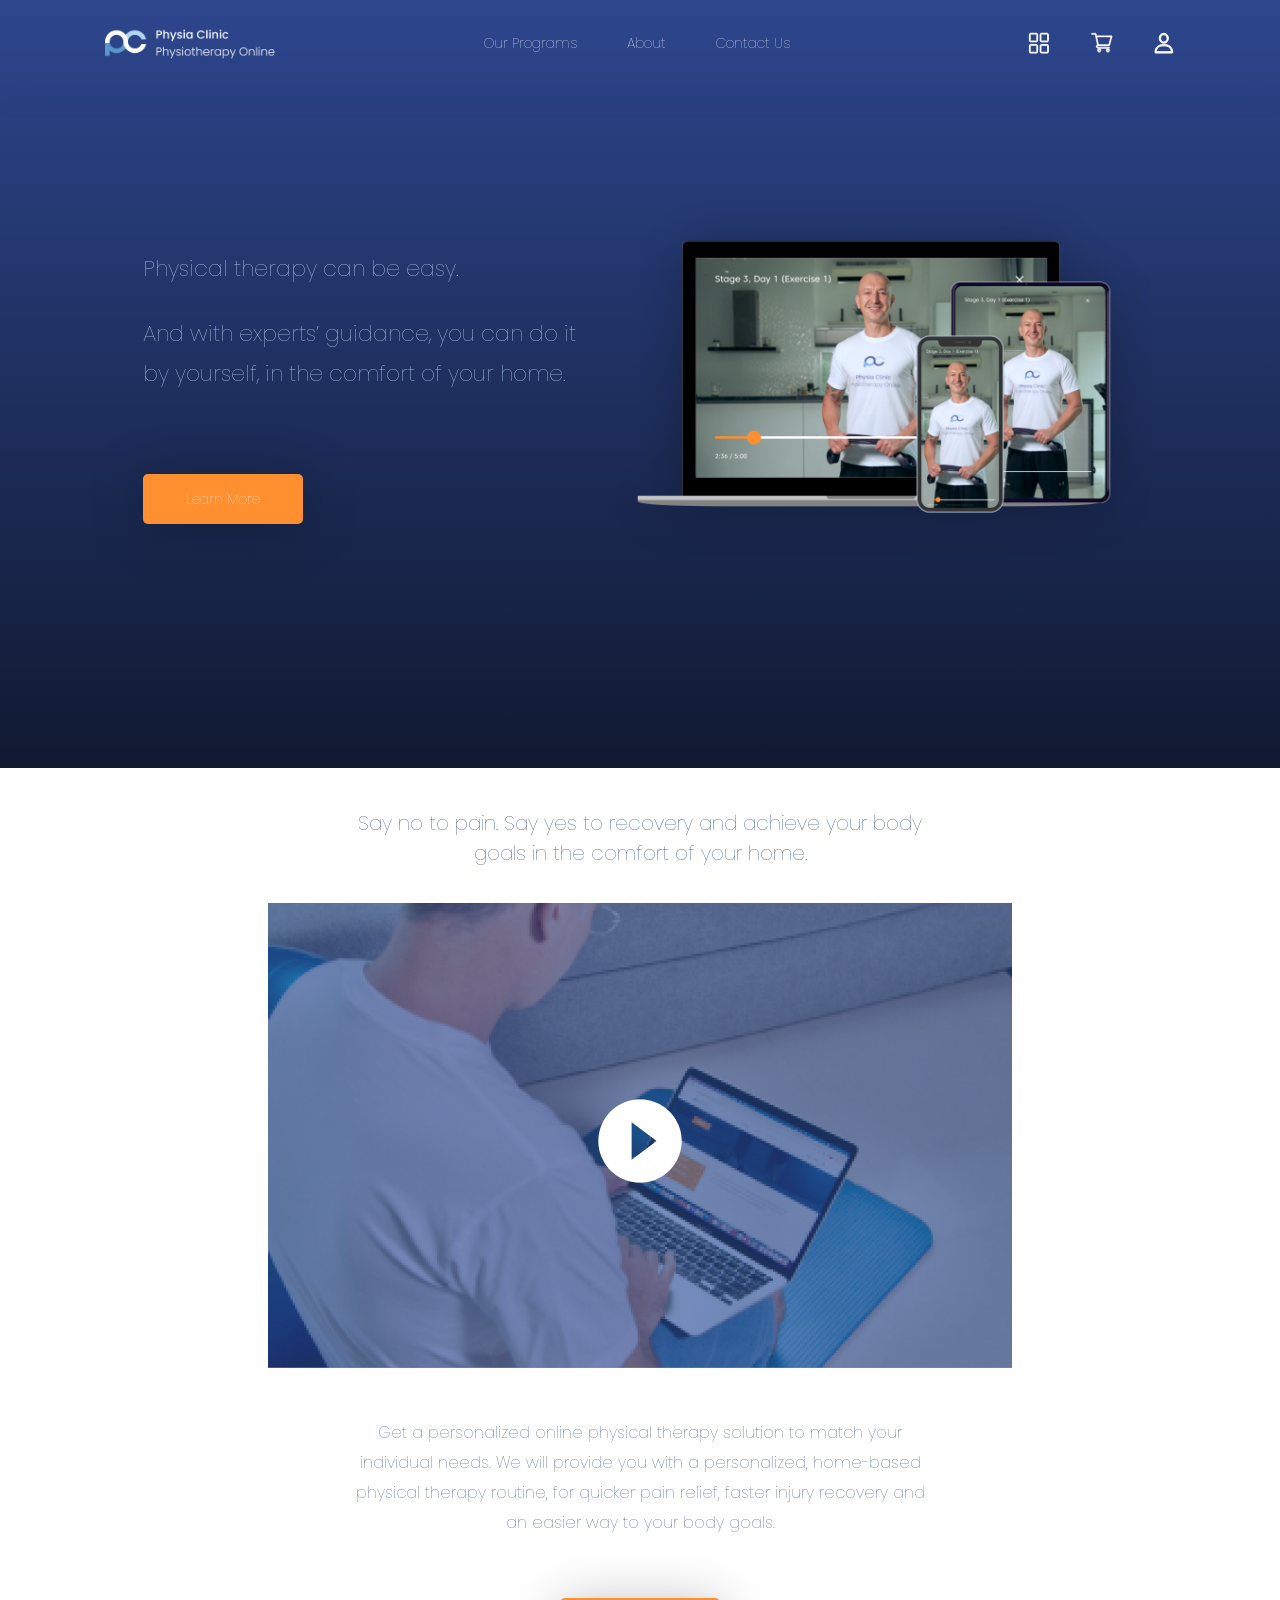
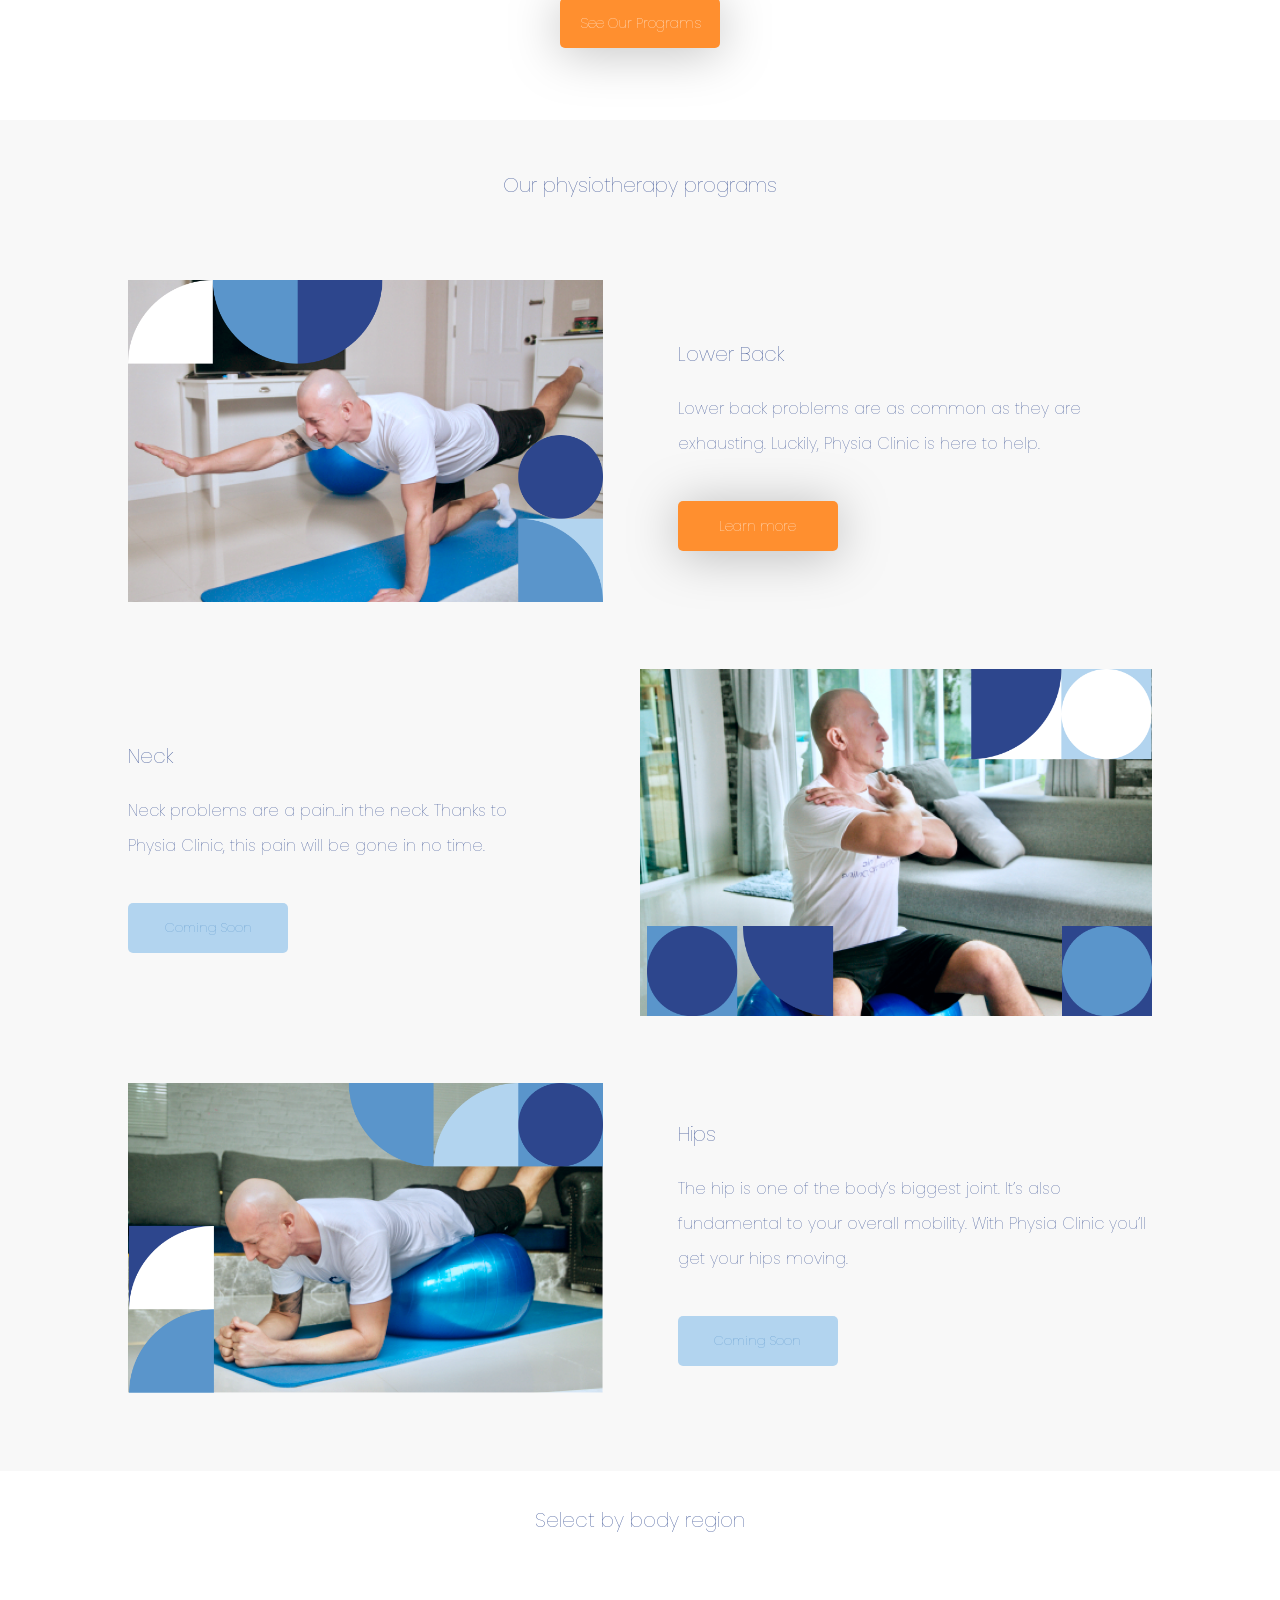
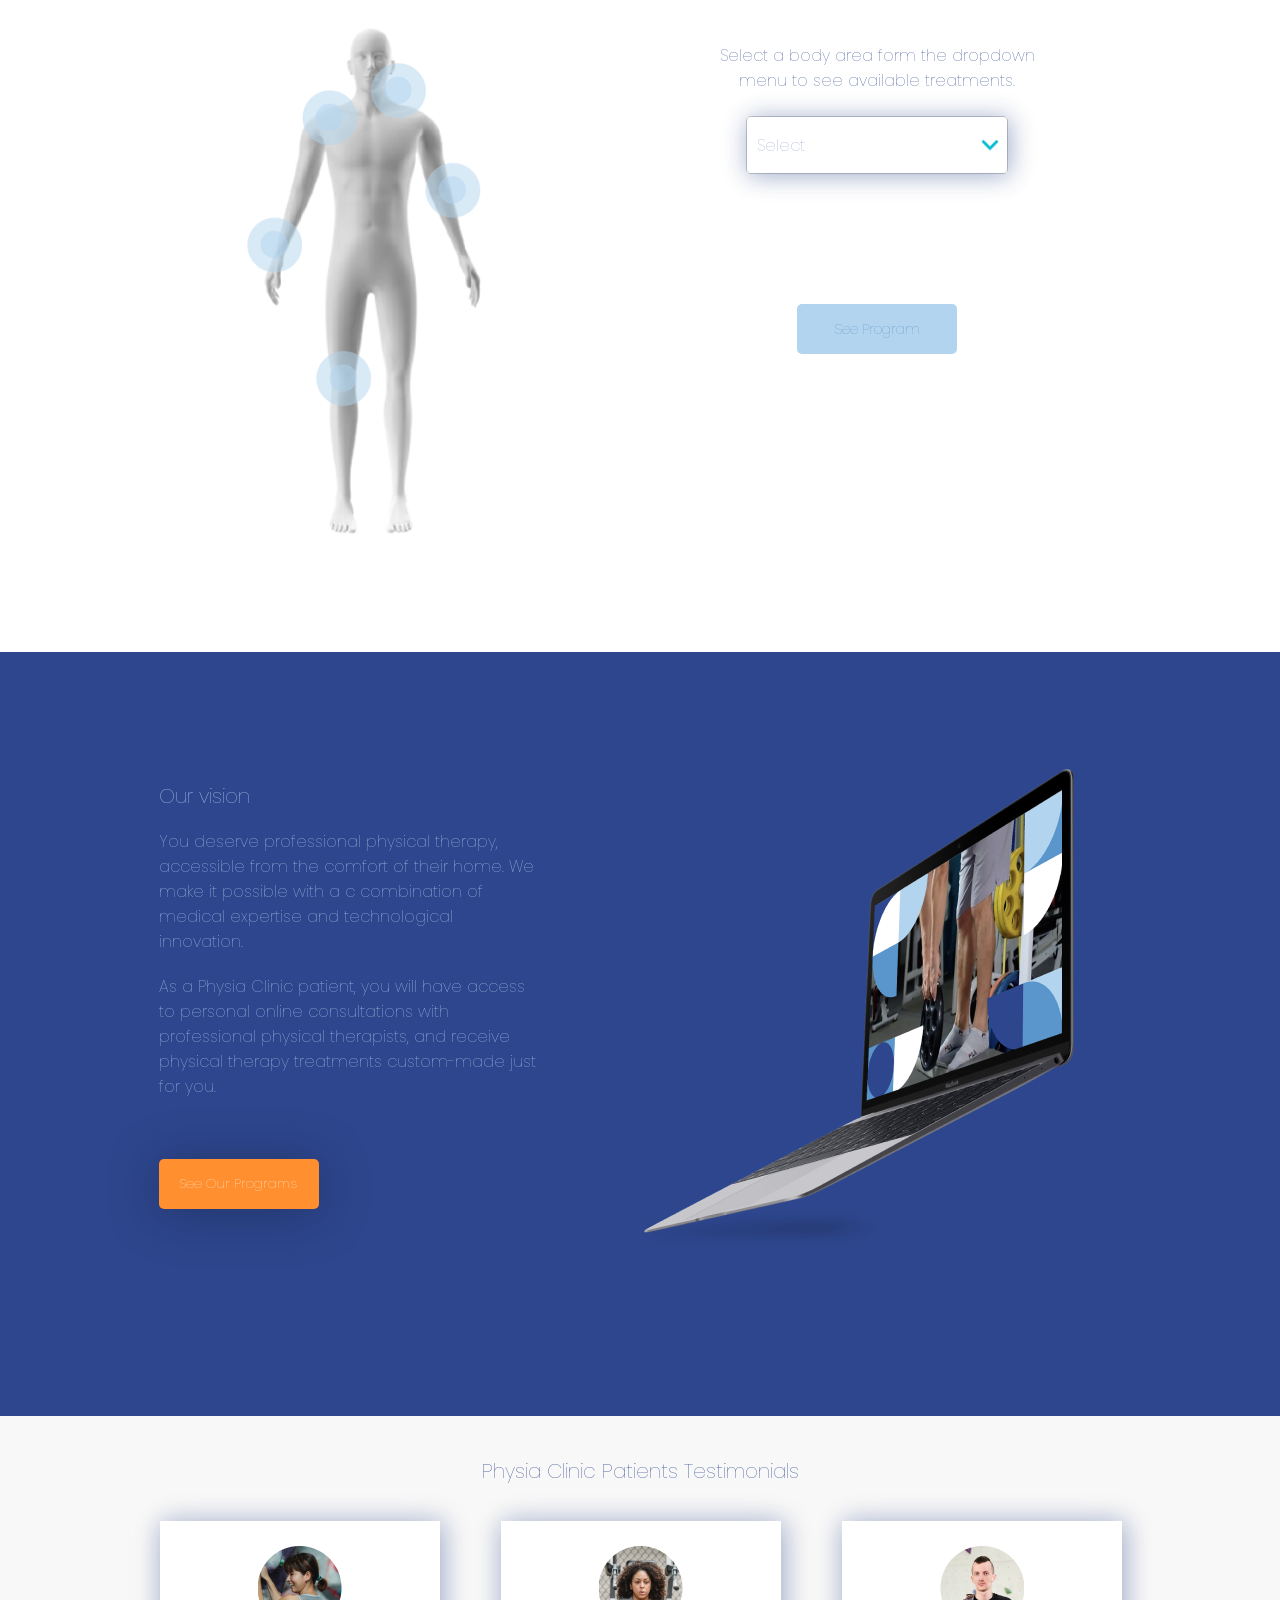
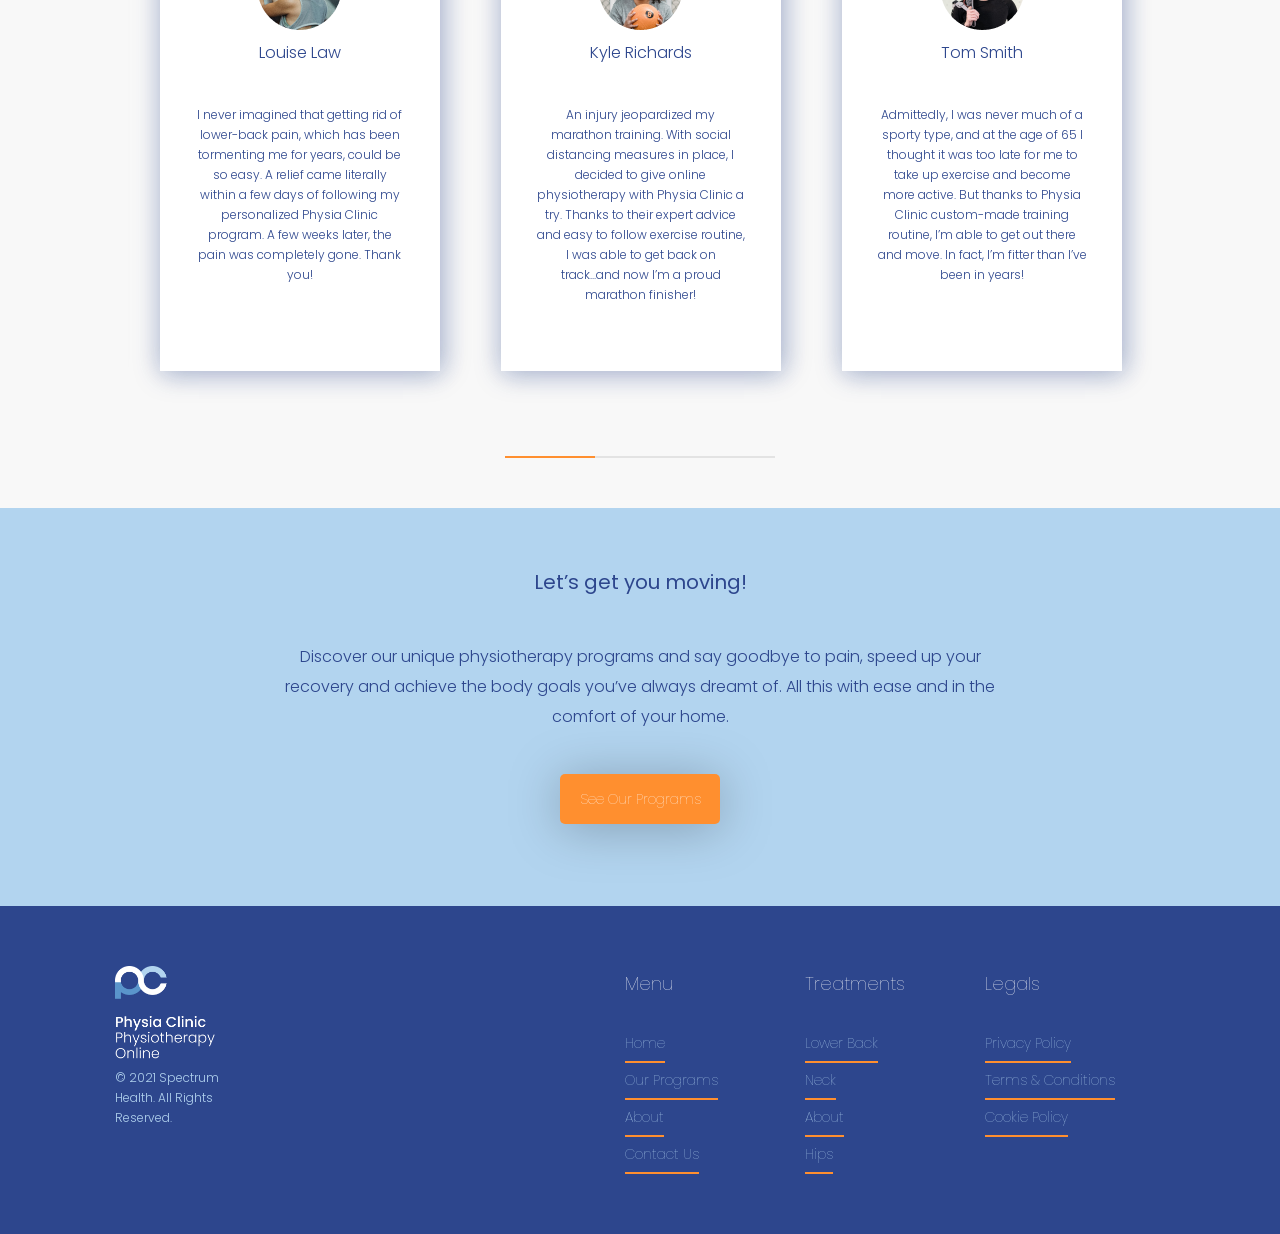
<file: index.html>
<!DOCTYPE html>
<html>
<head>
	<title>PhysiaClinic.com</title>
    <meta charset="utf-8">
    <meta name="viewport" content="width=device-width, initial-scale=1.0">
    <link rel="stylesheet" type="text/css" href="assets/css/homepage.css">
    <link rel="stylesheet" type="text/css" href="assets/css/common.css">
    <link href='https://fonts.googleapis.com/css?family=Poppins' rel='stylesheet'>

    <link rel="stylesheet" href="https://cdnjs.cloudflare.com/ajax/libs/OwlCarousel2/2.3.4/assets/owl.carousel.min.css">

</head>
<body>
    <!-- header section start -->
    <header>
        <div class="header_main">
            <a href="index.html" class="header_logo">
                <img class="light_logo" src="assets/images/logo.png">
                <img class="dark_logo" src="assets/images/dark_logo.png">
            </a>
            <div class="header_items">
                <div class="navbar_wrapper">
                    <a class="navbar_prog" href="our_programs.html">
                        Our Programs
                    </a>
                    <div class="navbar_hover">
                        <div class="navbar_desk">
                            <div class="nav_left"></div>
                            <div class="nav_right">
                                <a class="nav_1" href="lower_back_program.html"><p>Lower Back Program</p></a>
                                <a class="nav_2">
                                    <p >Neck Program</p>
                                    <span>Coming Soon</span>
                                </a>
                                <a class="nav_3">
                                    <p>Hips Program</p>
                                    <span>Coming Soon</span>
                                </a>
                            </div>
                        </div>
                    </div>
                </div>
                <a href="about.html">About</a>
                <a href="contact_us.html">Contact Us</a>
            </div>
            <div class="header_icons">
                <div class="icons icon_show">
                    <a href="landing.html"><img src="assets/images/header1.svg"></a>
                    <a href="cart_empty.html"><img src="assets/images/cart.svg"></a>
                    <div class="log_pro">
                        <img src="assets/images/contact.svg" id="log_pro1">
                        <div class="profile_items" id="profile_items">
                            <a class="profile_item" href="profile.html">
                                <img src="assets/images/profile.png">
                                <p>Profile</p>
                            </a>
                            <a class="profile_item" href="payment.html">
                                <img src="assets/images/payment.png">
                                <p>Payments</p>
                            </a>
                            <a class="profile_item" href="membership.html">
                                <img src="assets/images/membership.png">
                                <p>Memberships</p>
                            </a>
                            <a class="profile_item" href="login.html">
                                <img src="assets/images/logout.png">
                                <p>Log out</p>
                            </a>
                        </div>
                    </div>
                </div>
                <div class="icons_hover">
                    <a href="landing.html"><img src="assets/images/header2.svg"></a>
                    <a href="cart_empty.html"><img src="assets/images/cart1.svg"></a>
                    <div class="log_pro" id="log_pro">
                        <img src="assets/images/contact1.svg" id="log_pro2">
                        <div class="profile_items" id="profile_items">
                            <a class="profile_item" href="profile.html">
                                <img src="assets/images/profile.png">
                                <p>Profile</p>
                            </a>
                            <a class="profile_item" href="payment.html">
                                <img src="assets/images/payment.png">
                                <p>Payments</p>
                            </a>
                            <a class="profile_item" href="membership.html">
                                <img src="assets/images/membership.png">
                                <p>Memberships</p>
                            </a>
                            <a class="profile_item" href="login.html">
                                <img src="assets/images/logout.png">
                                <p>Log out</p>
                            </a>
                        </div>
                    </div>
                </div>
            </div>
            <div class="hamburger">
                <img class="hamburger_btn" src="assets/images/hamburger.svg">
                <div class="nav_mob">
                    <div class="mob_up">
                        <div><a href="index.html"><img src="assets/images/dark_logo.png"></a></div>
                        <div class="close"><img src="assets/images/close.svg"></div>
                    </div>
                    <div class="mob_down">
                        <div class="">
                            <div class="nav_our nav_pro">
                                <a href="our_programs.html">Our programs</a>
                                <div class="arrow_down"><img src="assets/images/arrow_up.svg"></div>
                                <div class="arrow_up"><img src="assets/images/arrow.svg"></div>
                            </div>
                            <div class="nav_our_detail">
                                <a class="nav_pro lower_back" href="lower_back_program.html">Lower Back Program</a>
                                <div class="nav_pro">
                                    <a>Neck Program</a>
                                    <span>Coming Soon</span>
                                </div>
                                <div class="nav_pro">
                                    <a>Hips Program</a>
                                    <span>Coming Soon</span>
                                </div>
                            </div>
                        </div>
                        <a class="nav_pro" href="about.html">About</a>
                        <a class="nav_pro" href="contact_us.html">Contact Us</a>
                    </div>
                </div>
            </div>
        </div>
    </header>
    <!-- header section end -->

    <!-- hero section start -->
    <section class="hero">
        <div class="container hero_content">
            <div class="hero_left">
                <p>Physical therapy can be easy.</p>
                <p>And with experts’ guidance,
                    you can do it by yourself,
                    in the comfort of your home.</p>
                <button>Learn More</button>
            </div>
            <div class="hero_right">
                <img src="assets/images/hero1.png">
            </div>
        </div>
    </section>
    <!-- hero section end -->

    <!-- pain section start -->
    <section class="pain">
        <div class="pain_title">
            <p>Say no to pain. Say yes to recovery and achieve your body goals in the comfort of your home.</p>
        </div>
        <div class="pain_video">
            <a class="pain_play"><img src="assets/images/play_btn.png"></a>
            <img class="pain_video_back" src="assets/images/pain_video.png">
        </div>
        <p class="pain_content">Get a personalized online physical therapy solution to match your individual needs. We will provide you with a personalized, home-based physical therapy routine, for quicker pain relief, faster injury recovery and an easier way to your body goals.</p>
        <div class="pain_btn">
            <button>See Our Programs</button>
        </div>
    </section>
    <!-- pain section end -->

    <!-- programs section start -->
    <section class="programs">
        <div class="container programs_content">
            <p class="programs_title">Our physiotherapy programs</p>
            <div class="program_1">
                <div class="program_img">
                    <span class="program_link">Lower Back</span>
                    <img src="assets/images/program1.png">
                </div>
                <div class="program_1_right">
                    <p class="program_title">Lower Back</p>
                    <p class="program_text">Lower back problems are as common as they are exhausting. Luckily, Physia Clinic is here to help.</p>
                    <button>Learn more</button>
                </div>
            </div>
            <div class="program_2">
                <div class="program_2_left">
                    <p class="program_title">Neck</p>
                    <p class="program_text">Neck problems are a pain...in the neck. Thanks to Physia Clinic, this pain will be gone in no time.</p>
                    <button>Coming Soon</button>
                </div>
                <div class="program_img">
                    <span class="program_link">Neck</span>
                    <img src="assets/images/program2.png">
                </div>
            </div>
            <div class="program_3">
                <div class="program_img">
                    <span class="program_link">Hips</span>
                    <img src="assets/images/program3.png">
                </div>
                <div class="program_3_right">
                    <p class="program_title">Hips</p>
                    <p class="program_text">The hip is one of the body’s biggest joint. It’s also fundamental to your overall mobility. With Physia Clinic you’ll get your hips moving.</p>
                    <button>Coming Soon</button>
                </div>
            </div>
        </div>
    </section>
    <!-- programs section end -->

    <!-- body region section start -->
    <section class="region">
        <div class="container">
            <p class="region_title">Select by body region</p>
            <div class="region_content">
                <div class="region_desk">
                    <img src="assets/images/region.png">
                </div>
                <div class="region_right">
                    <div>
                        <p>Select a body area form the dropdown menu to see available treatments.</p>
                        <section>
                            <select>
                                <option value="1" selected>Select</option>
                                <option value="2">Body1</option>
                                <option value="3">Body2</option>
                                <option value="4">Body3</option>
                                <option value="5">body4</option>
                                <option value="6">body5</option>
                                <option value="7">body6</option>
                                <option value="8">body7</option>
                                <option value="9">body8</option>
                                <option value="10">body9</option>
                            </select>
                        </section>
                    </div>
                    <div class="region_tal">
                        <img src="assets/images/region.png">
                    </div>
                    <button>See Program</button>
                </div>
            </div>
        </div>
    </section>
    <!-- body region section end -->

    <!-- vision section start -->
    <section class="vision">
        <div class="container vision_content">
            <div class="vision_left">
                <p class="vision_title">Our vision</p>
                <p class="vision_text">You deserve professional physical therapy, accessible from the comfort of their home. We make it possible with a c combination of medical expertise and technological innovation.</p>
                <p class="vision_text">As a Physia Clinic patient, you will have access to personal online consultations with professional physical therapists, and receive physical therapy treatments custom-made just for you.
                </p>
                <button>See Our Programs</button>
            </div>
            <div class="vision_right">
                <img src="assets/images/vision.png">
            </div>
        </div>
    </section>
    <!-- vision section end -->

    <!-- testimal section start -->
    <section class="testimal">
        <div class="container testimal_container">
            <p class="testimal_title">Physia Clinic Patients Testimonials</p>
            <div class="testimal_main">
                <div class="testimal_slider owl-carousel">
                    <div class="card">
                        <div class="card_item card_1">
                            <div class="img">
                                <img src="assets/images/testimal1.png" alt="">
                            </div>
                            <div class="content">
                                <div class="title">
                                    Louise Law
                                </div>
                                <p>
                                    I never imagined that getting rid of lower-back pain, which has been tormenting me for years, could be so easy. A relief came literally within a few days of following my personalized Physia Clinic program. A few weeks later, the pain was completely gone. Thank you!
                                </p>
                            </div>
                        </div>
                    </div>
                    <div class="card">
                        <div class="card_item">
                            <div class="img">
                                <img src="assets/images/testimal2.png" alt="">
                            </div>
                            <div class="content">
                                <div class="title">
                                    Kyle Richards
                                </div>
                                <p>
                                    An injury jeopardized my marathon training. With social distancing measures in place, I decided to give online physiotherapy with Physia Clinic a try.  Thanks to their expert advice and easy to follow exercise routine, I was able to get back on track...and  now I’m a proud marathon finisher!
                                </p>
                            </div>
                        </div>
                        
                    </div>
                    <div class="card">
                        <div class="card_item">
                            <div class="img">
                                <img src="assets/images/testimal3.png" alt="">
                            </div>
                            <div class="content">
                                <div class="title">
                                    Tom Smith
                                </div>
                                <p>
                                    Admittedly, I was never much of a sporty type, and at the age of 65 I thought it was too late for me to take up exercise and become more active. But thanks to Physia Clinic custom-made training routine, I’m able to get out there and move. In fact, I’m fitter than I’ve been in years!
                                </p>
                            </div>
                        </div>
                    </div>
                </div>
                <div class="testimal_prog">
                    <div class="testimal_real"></div>
                </div>
            </div>
        </div>
    </section>
    <!-- testimal section end -->

    <!-- moving section start -->
    <section class="moving">
        <p class="moving_title">Let’s get you moving!</p>
        <p class="moving_text">Discover our unique physiotherapy programs and say goodbye to pain, speed up your recovery and achieve the body goals you’ve always dreamt of. All this with ease and in the comfort of your home.</p>
        <div>
            <button>See Our Programs</button>
        </div>
    </section>
    <!-- moving section end -->

    <!-- footer section start -->
    <footer>
        <div class="footer_desk">
            <div class="footer_left">
                <img src="assets/images/footer_logo.png">
                <p class="logo_below">© 2021 Spectrum Health. All Rights Reserved.</p>
            </div>
            <div class="footer_right">
                <div class="footer_part">
                    <p class="footer_title">Menu</p>
                    <a class="footer_link" href="index.html">Home</a>
                    <a class="footer_link" href="our_programs.html">Our Programs</a>
                    <a class="footer_link" href="about.html">About</a>
                    <a class="footer_link" href="contact_us.html">Contact Us</a>
                </div>
                <div class="footer_part">
                    <p class="footer_title">Treatments</p>
                    <a class="footer_link" href="lower_back_program.html">Lower Back</a>
                    <a class="footer_link inactive" href="#">Neck</a>
                    <a class="footer_link inactive" href="about.html">About</a>
                    <a class="footer_link hips" href="#">Hips</a>
                </div>
                <div class="footer_part legals">
                    <p class="footer_title">Legals</p>
                    <a class="footer_link" href="#">Privacy Policy</a>
                    <a class="footer_link" href="#">Terms & Conditions</a>
                    <a class="footer_link" href="#">Cookie Policy</a>
                </div>
            </div>
        </div>
        <div class="yellow_footer">
            <div class="footer_tal">
                <p>Privacy Policy</p>
                <p>Terms & Conditions</p>
                <p>Cookie Policy</p>
            </div>
        </div>
    </footer>
    <!-- footer section end -->
</body>
<script src="https://ajax.googleapis.com/ajax/libs/jquery/3.5.1/jquery.min.js"></script>
<script type="text/javascript" src="assets/javascript/script.js"></script>
<script src="https://cdnjs.cloudflare.com/ajax/libs/OwlCarousel2/2.3.4/owl.carousel.min.js"></script>
<script src="assets/javascript/select-box.js"></script>

<script>
    $(".testimal_slider").owlCarousel({
        loop: true,
        autoplay: true,
        autoplayTimeout: 3000,
        autoplayHoverPause: true,
        responsiveClass:true,
        responsive:{
            0:{
                items:1
            },
            600:{
                items:2
            },
            1024:{
                items:3
            }
        },
        onChange: function (elem) {
            var index = ( 1 + ( elem.property.value - Math.ceil( elem.item.count / 2 ) ) % elem.item.count || 0 ) || 1;
            console.log(index);
            if(index == 1){
                $(".testimal_real").css("width","90px");
            }else if(index == 2){
                $(".testimal_real").css("width","180px")
            }else if(index == 3){
                $(".testimal_real").css("width","270px")
            }
        }
    });

    $('select').customSelectBox().change(function(){
        $(".region_right button").css("background", "#FF8F2F");
        $(".region_right button").css("color", "#fff");

        if($(this).val() == 2 ||  $(this).val() == 8){
            change_img("assets/images/region1.png")
        }if($(this).val() == 3 || $(this).val()== 6 || $(this).val() == 9){
            change_img("assets/images/region2.png")
        }if($(this).val() == 4 ||  $(this).val() == 10){
            change_img("assets/images/region3.png")
        }if($(this).val() == 5 || $(this).val()== 7){
            change_img("assets/images/region_back.png")
        }
    });

    const change_img = (img) => {
        $(".region_desk img").css("opacity", 0)
        $(".region_tal img").css("opacity", 0)
        setTimeout(() => {
            $(".region_desk img").prop("src", img);
            $(".region_desk img").css("opacity", 1)
            $(".region_tal img").prop("src", img);
            $(".region_tal img").css("opacity", 1)
        }, 500)
    }

</script>
</html>
</file>
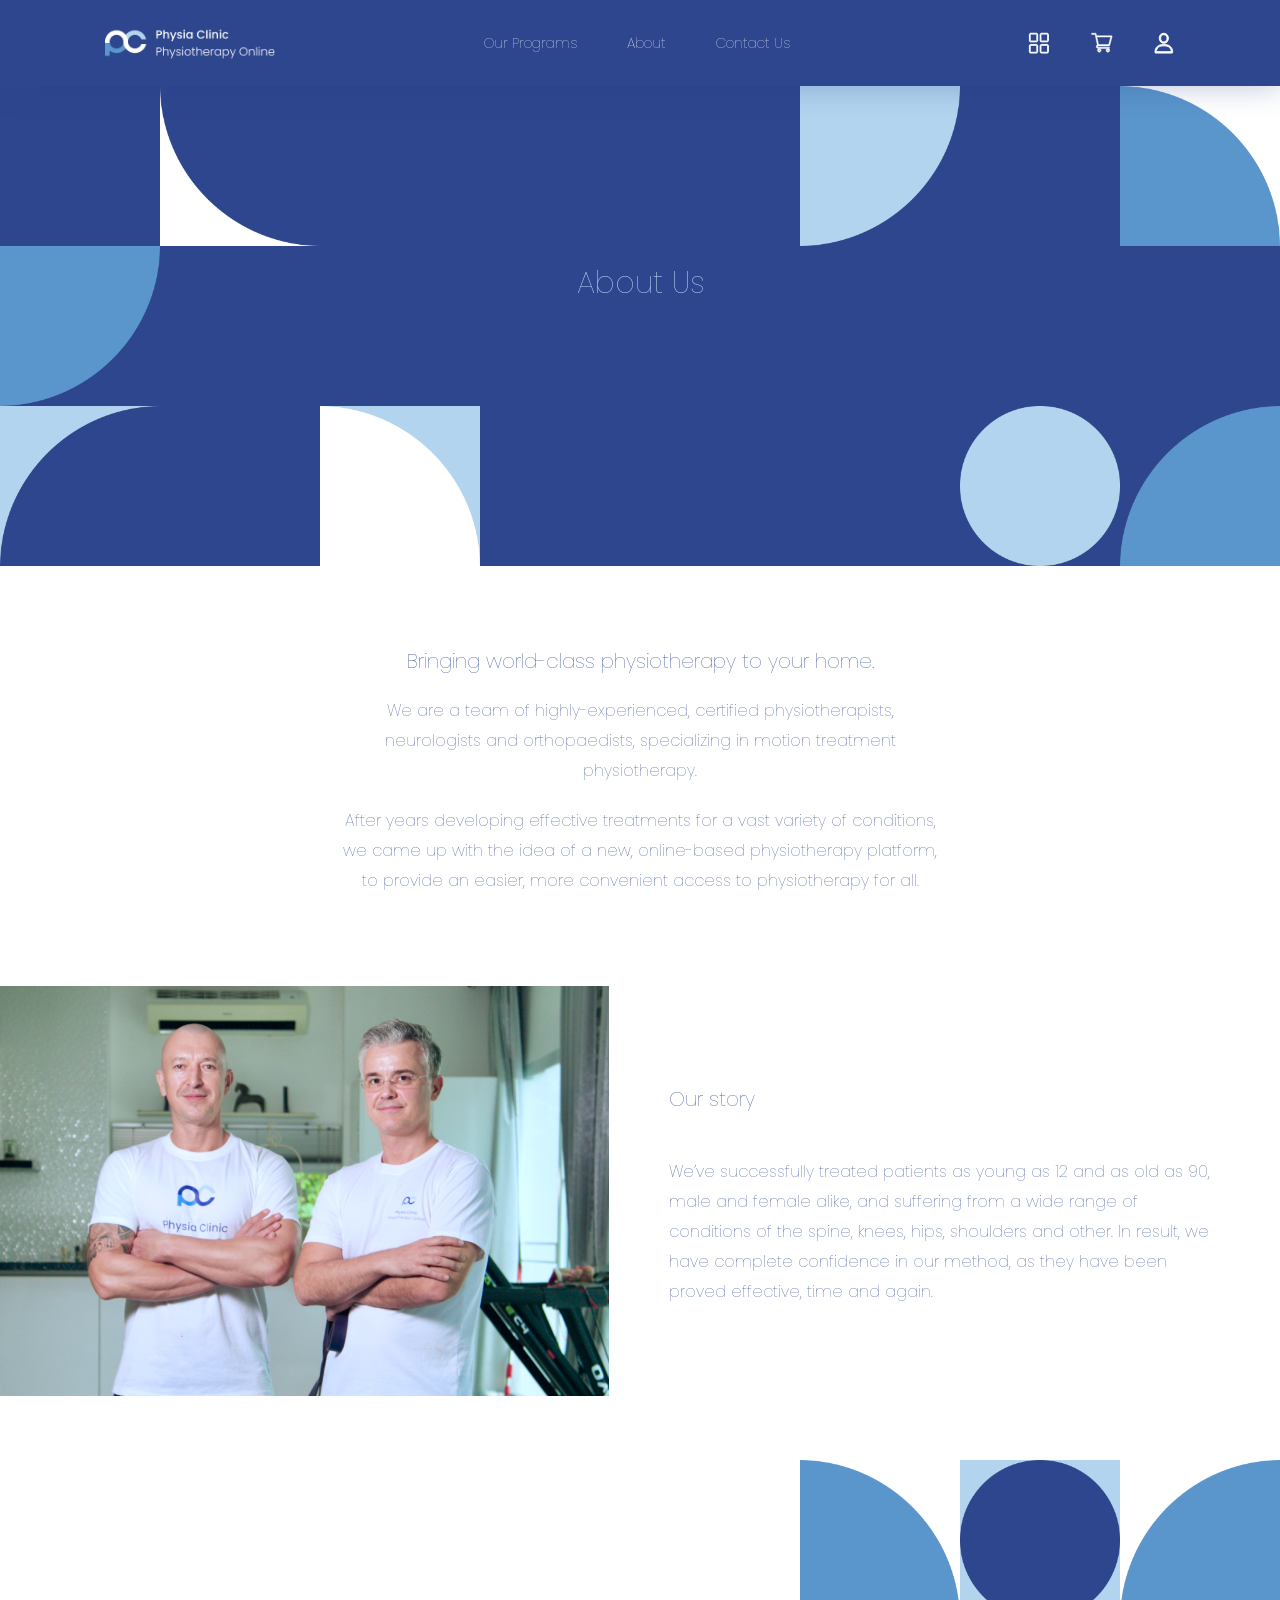
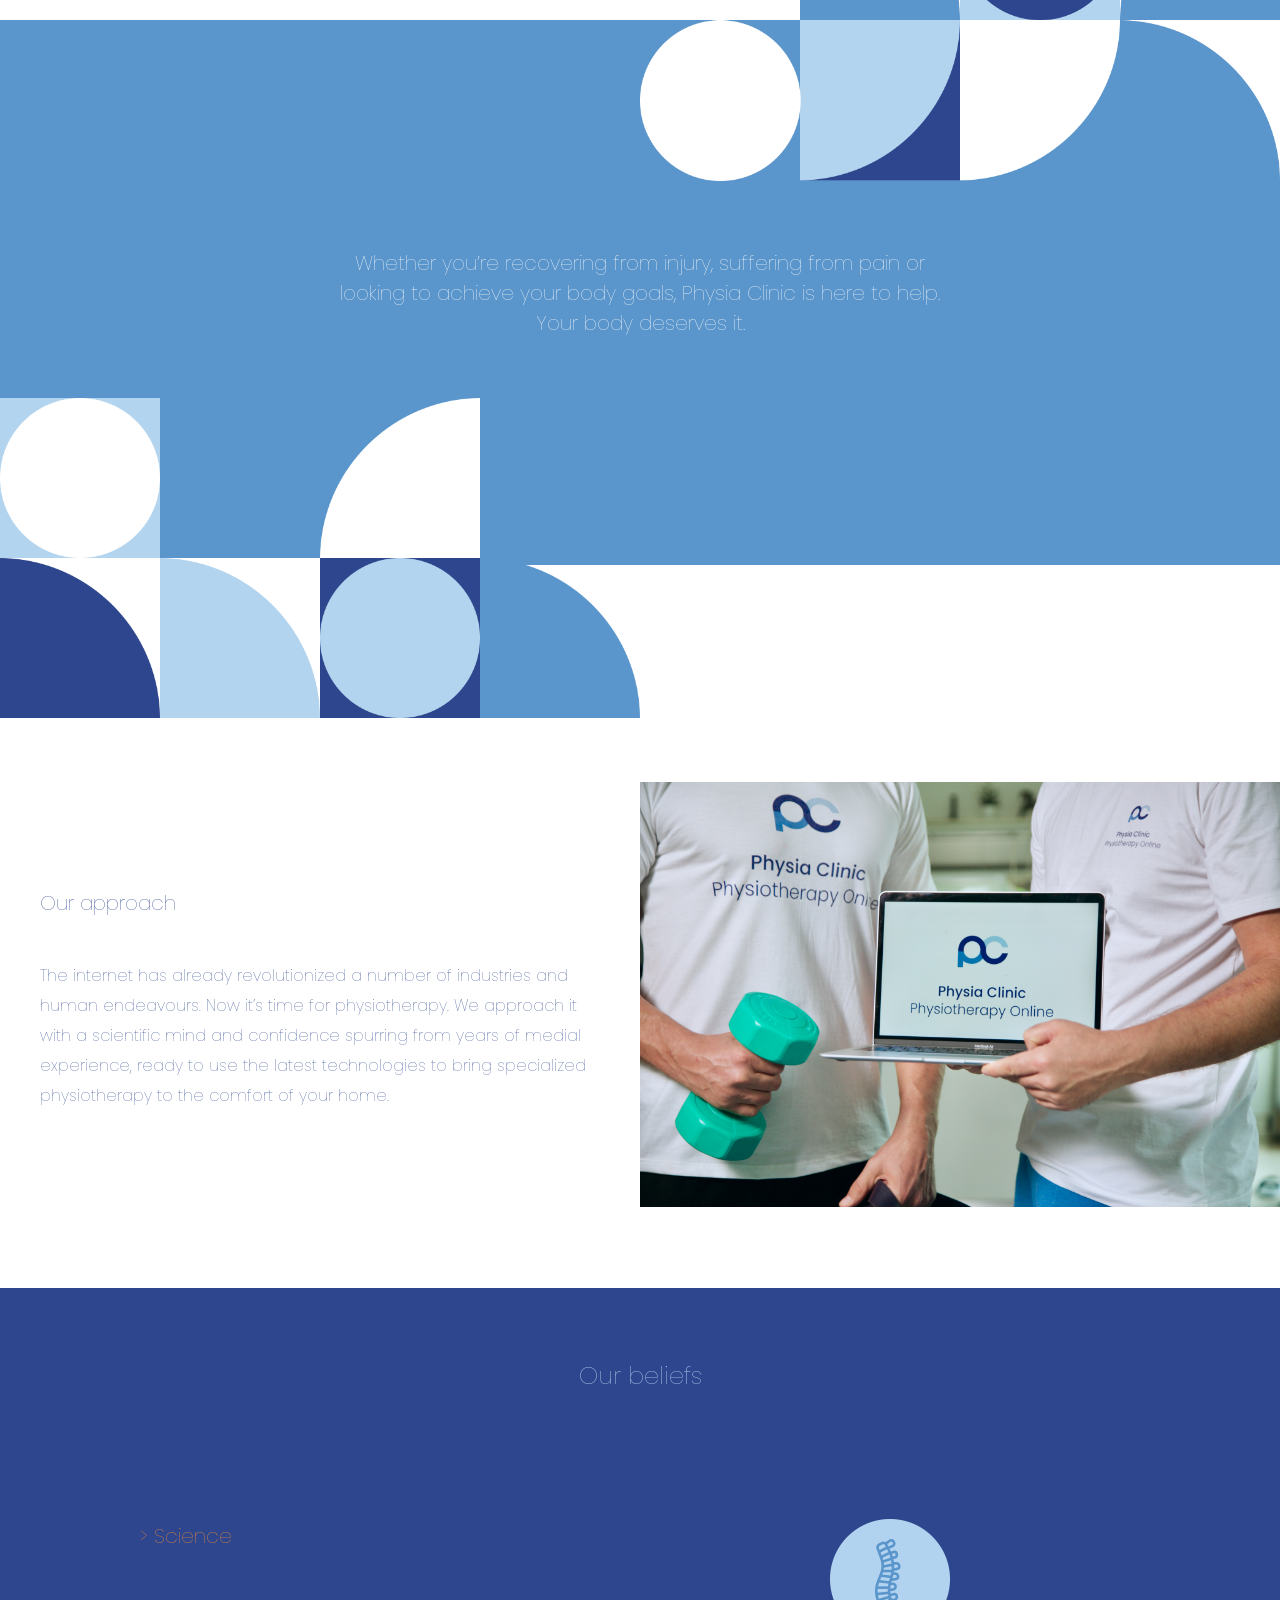
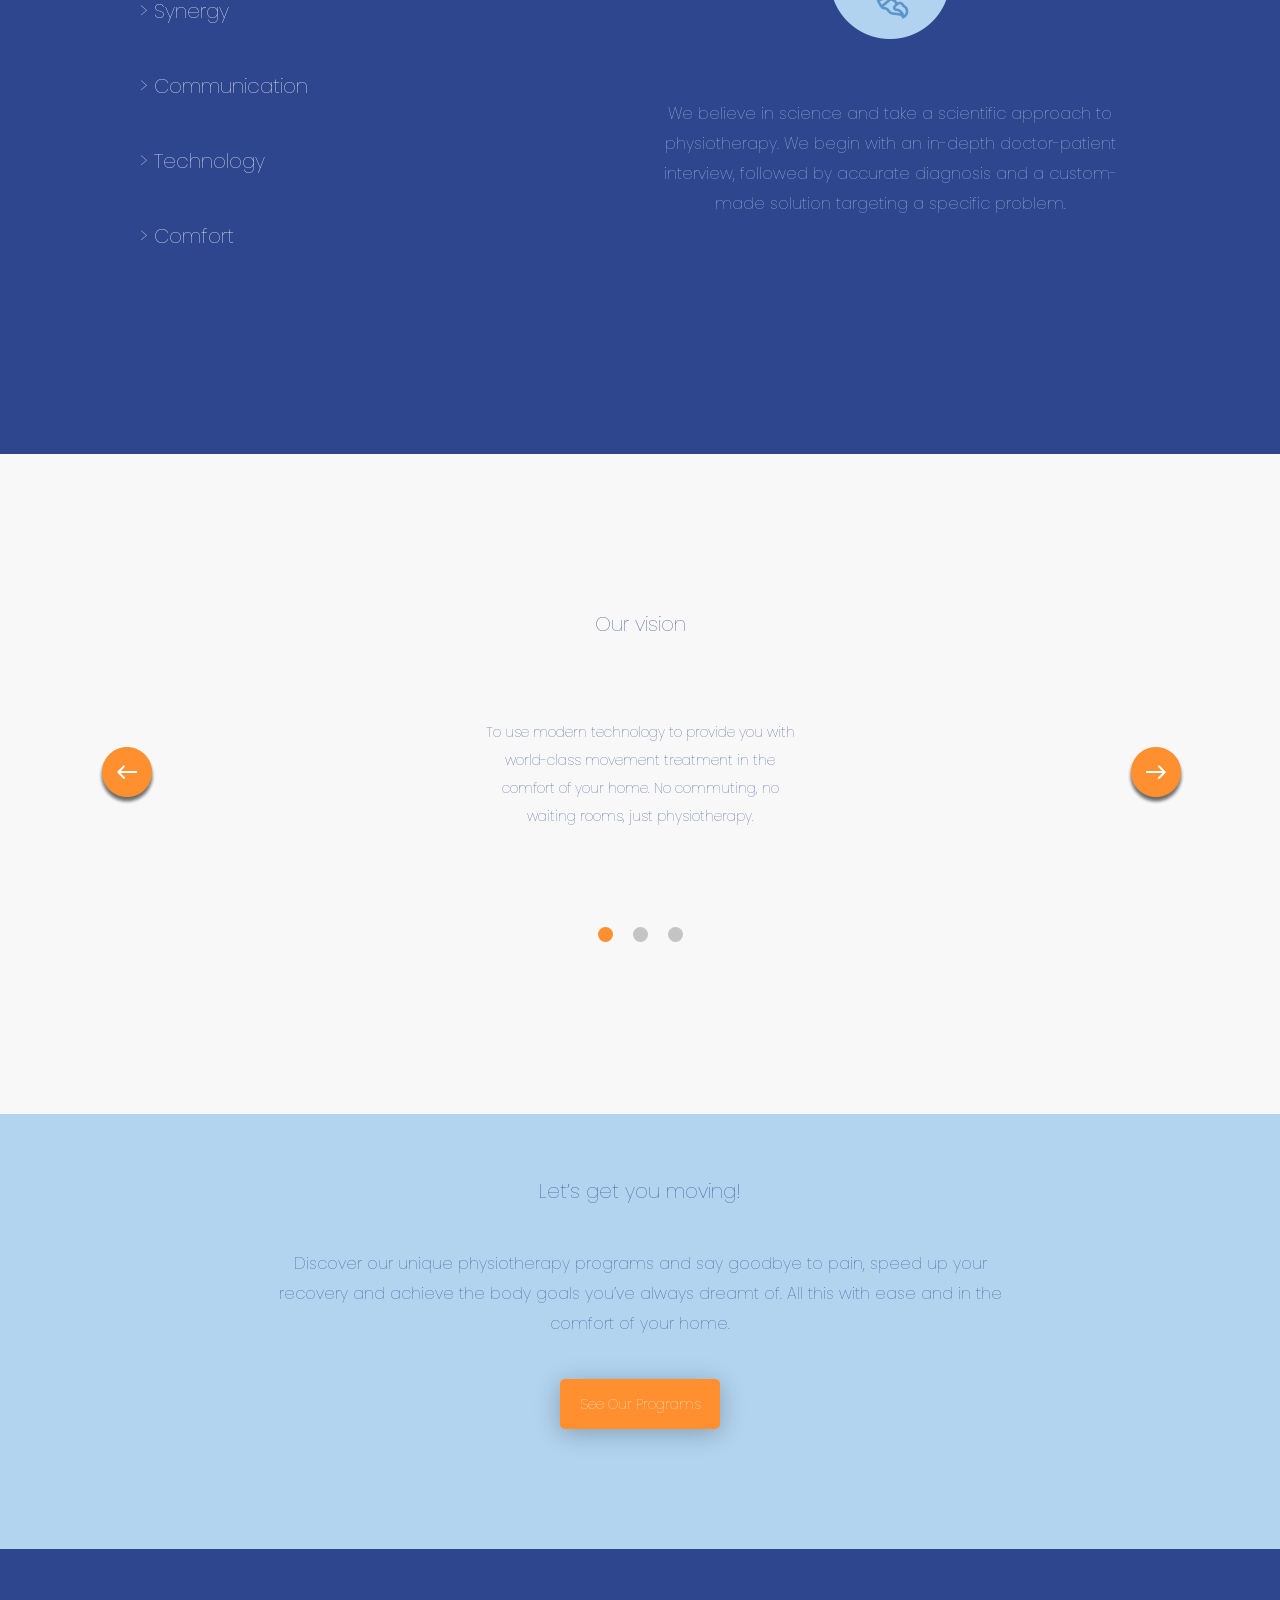
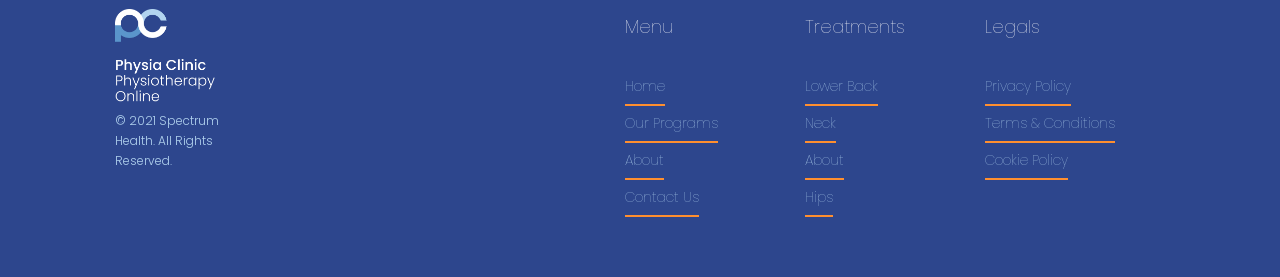
<file: about.html>
<!DOCTYPE html>
<html>
<head>
	<title>About</title>
    <meta charset="utf-8">
    <meta name="viewport" content="width=device-width, initial-scale=1.0">
    <link rel="stylesheet" type="text/css" href="assets/css/common.css">
    <!-- <link rel="stylesheet" type="text/css" href="assets/css/about.css"> -->
    <link href='https://fonts.googleapis.com/css?family=Poppins' rel='stylesheet'>
    <link rel="stylesheet" href="https://cdnjs.cloudflare.com/ajax/libs/OwlCarousel2/2.3.4/assets/owl.carousel.min.css">
    <link rel="stylesheet" type="text/css" href="assets/css/about.css">
</head>
<body>
    <!-- header section start -->
    <header>
        <div class="header_main">
            <a href="index.html" class="header_logo">
                <img class="light_logo" src="assets/images/logo.png">
                <img class="dark_logo" src="assets/images/dark_logo.png">
            </a>
            <div class="header_items">
                <div class="navbar_wrapper">
                    <a class="navbar_prog" href="our_programs.html">
                        Our Programs
                    </a>
                    <div class="navbar_hover">
                        <div class="navbar_desk">
                            <div class="nav_left"></div>
                            <div class="nav_right">
                                <a class="nav_1" href="lower_back_program.html"><p>Lower Back Program</p></a>
                                <a class="nav_2">
                                    <p >Neck Program</p>
                                    <span>Coming Soon</span>
                                </a>
                                <a class="nav_3">
                                    <p>Hips Program</p>
                                    <span>Coming Soon</span>
                                </a>
                            </div>
                        </div>
                    </div>
                </div>
                <a href="about.html">About</a>
                <a href="contact_us.html">Contact Us</a>
            </div>
            <div class="header_icons">
                <div class="icons icon_show">
                    <a href="landing.html"><img src="assets/images/header1.svg"></a>
                    <a href="cart_empty.html"><img src="assets/images/cart.svg"></a>
                    <div class="log_pro">
                        <img src="assets/images/contact.svg" id="log_pro1">
                        <div class="profile_items" id="profile_items">
                            <a class="profile_item" href="profile.html">
                                <img src="assets/images/profile.png">
                                <p>Profile</p>
                            </a>
                            <a class="profile_item" href="payment.html">
                                <img src="assets/images/payment.png">
                                <p>Payments</p>
                            </a>
                            <a class="profile_item" href="membership.html">
                                <img src="assets/images/membership.png">
                                <p>Memberships</p>
                            </a>
                            <a class="profile_item" href="login.html">
                                <img src="assets/images/logout.png">
                                <p>Log out</p>
                            </a>
                        </div>
                    </div>
                </div>
                <div class="icons_hover">
                    <a href="landing.html"><img src="assets/images/header2.svg"></a>
                    <a href="cart_empty.html"><img src="assets/images/cart1.svg"></a>
                    <div class="log_pro" id="log_pro">
                        <img src="assets/images/contact1.svg" id="log_pro2">
                        <div class="profile_items" id="profile_items">
                            <a class="profile_item" href="profile.html">
                                <img src="assets/images/profile.png">
                                <p>Profile</p>
                            </a>
                            <a class="profile_item" href="payment.html">
                                <img src="assets/images/payment.png">
                                <p>Payments</p>
                            </a>
                            <a class="profile_item" href="membership.html">
                                <img src="assets/images/membership.png">
                                <p>Memberships</p>
                            </a>
                            <a class="profile_item" href="login.html">
                                <img src="assets/images/logout.png">
                                <p>Log out</p>
                            </a>
                        </div>
                    </div>
                </div>
            </div>
            <div class="hamburger">
                <img class="hamburger_btn" src="assets/images/hamburger.svg">
                <div class="nav_mob">
                    <div class="mob_up">
                        <div><a href="index.html"><img src="assets/images/dark_logo.png"></a></div>
                        <div class="close"><img src="assets/images/close.svg"></div>
                    </div>
                    <div class="mob_down">
                        <div class="">
                            <div class="nav_our nav_pro">
                                <a href="our_programs.html">Our programs</a>
                                <div class="arrow_down"><img src="assets/images/arrow_up.svg"></div>
                                <div class="arrow_up"><img src="assets/images/arrow.svg"></div>
                            </div>
                            <div class="nav_our_detail">
                                <a class="nav_pro lower_back" href="lower_back_program.html">Lower Back Program</a>
                                <div class="nav_pro">
                                    <a>Neck Program</a>
                                    <span>Coming Soon</span>
                                </div>
                                <div class="nav_pro">
                                    <a>Hips Program</a>
                                    <span>Coming Soon</span>
                                </div>
                            </div>
                        </div>
                        <a class="nav_pro" href="about.html">About</a>
                        <a class="nav_pro" href="contact_us.html">Contact Us</a>
                    </div>
                </div>
            </div>
        </div>
    </header>
    <!-- header section end -->

    <!-- hero section start -->
    <section class="hero">
        <img src="assets/images/about_hero.png">
        <img src="assets/images/about_tablet.png">
        <img src="assets/images/about_mob.png">
        <div class="container hero_content">
            <p>About Us</p>
        </div>
    </section>
    <!-- hero section end -->

    <!-- bringing sections start  -->
    <section class="bring">
        <p class="bring_title">Bringing world-class physiotherapy to your home.</p>
        <p class="bring_text">We are a team of highly-experienced, certified physiotherapists, neurologists and orthopaedists, specializing in motion treatment physiotherapy.</p>
        <p class="bring_text">After years developing effective treatments for a vast variety of conditions, we came up with the idea of a new, online-based physiotherapy platform, to provide an easier, more convenient access to physiotherapy for all.</p>
    </section>

    <!-- story section start  -->
    <section class="story">
        <div class="story_left">
            <img src="assets/images/our_story.png">
        </div>
        <div class="story_right">
            <p class="story_title">Our story</p>
            <p class="story_text">We’ve successfully treated patients as young as 12 and as old as 90, male and female alike, and suffering from a wide range of conditions of the spine, knees, hips, shoulders and other. In result, we have complete confidence in our method, as they have been proved effective, time and again.</p>
        </div>
    </section>

    <!-- injury section start -->
    <section class="injury">
        <div class="injury_up"><img src="assets/images/about_up.png"></div>
        <div class="injury_center">
            <p>Whether you’re recovering from injury, suffering from pain or looking to achieve your body goals, Physia Clinic is here to help. Your body deserves it.</p>
        </div>
        <div class="injury_do"><img src="assets/images/about_down.png"></div>
    </section>

    <!-- approach section start  -->
    <section class="approach">
        <div class="approach_left">
            <p class="approach_title">Our approach</p>
            <p class="approach_text">The internet has already revolutionized a number of industries and human endeavours. Now it’s time for physiotherapy. We approach it with a scientific mind and confidence spurring from years of medial experience, ready to use the latest technologies to bring specialized physiotherapy to the comfort of your home.</p>
        </div>
        <div class="approach_right">
            <img src="assets/images/our_approach.png">
        </div>
    </section>

    <!-- belief section start -->
    <section class="belief">
        <p class="belief_title">Our beliefs</p>
        <div class="belief_tab">
            <div class="tabs">
                <div><a href="#tab1">> Science</a></div>
                <div><a href="#tab2">> Synergy</a></div>
                <div><a href="#tab3">> Communication</a></div>
                <div><a href="#tab4">> Technology</a></div>
                <div><a href="#tab5">> Comfort</a></div>
            </div>
            <div class="tab_contents">
                <div class="contents" id="tab1">
                    <div><img src="assets/images/belief_1.png"></div>
                    <div><p>We believe in science and take a scientific approach to physiotherapy. We begin with an in-depth doctor-patient interview, followed by accurate diagnosis and a custom-made solution targeting a specific problem.</p></div>
                </div>
                <div class="contents" id="tab2">
                    <div><img src="assets/images/belief_1.png"></div>
                    <div><p>Synergy</p></div>
                </div>
                <div class="contents" id="tab3">
                    <div><img src="assets/images/belief_1.png"></div>
                    <div><p>Communication</p></div>
                </div>
                <div class="contents" id="tab4">
                    <div><img src="assets/images/belief_1.png"></div>
                    <div><p>Technology</p></div>
                </div>
                <div class="contents" id="tab5">
                    <div><img src="assets/images/belief_1.png"></div>
                    <div><p>Comfort</p></div>
                </div>
            </div>
        </div>
        <div class="belief_mob">
            <div class="mob_tabs">
                <div class="mob_title"><img src="assets/images/tab_op.png">Science</div>
                <div class="mob_contents">
                    <div><img src="assets/images/belief_1.png"></div>
                    <div><p>We believe in science and take a scientific approach to physiotherapy. We begin with an in-depth doctor-patient interview, followed by accurate diagnosis and a custom-made solution targeting a specific problem.</p></div>
                </div>
            </div>
            <div class="mob_tabs">
                <div class="mob_title"><img src="assets/images/tab_cl.png">Synergy</div>
                <div class="mob_contents">
                    <div><img src="assets/images/belief_1.png"></div>
                    <div><p>We believe in science and take a scientific approach to physiotherapy. We begin with an in-depth doctor-patient interview, followed by accurate diagnosis and a custom-made solution targeting a specific problem.</p></div>
                </div>
            </div>
            <div class="mob_tabs">
                <div class="mob_title"><img src="assets/images/tab_cl.png">Communication</div>
                <div class="mob_contents">
                    <div><img src="assets/images/belief_1.png"></div>
                    <div><p>We believe in science and take a scientific approach to physiotherapy. We begin with an in-depth doctor-patient interview, followed by accurate diagnosis and a custom-made solution targeting a specific problem.</p></div>
                </div>
            </div>
            <div class="mob_tabs">
                <div class="mob_title"><img src="assets/images/tab_cl.png">Technology</div>
                <div class="mob_contents">
                    <div><img src="assets/images/belief_1.png"></div>
                    <div><p>We believe in science and take a scientific approach to physiotherapy. We begin with an in-depth doctor-patient interview, followed by accurate diagnosis and a custom-made solution targeting a specific problem.</p></div>
                </div>
            </div>
            <div class="mob_tabs">
                <div class="mob_title"><img src="assets/images/tab_cl.png">Comfort</div>
                <div class="mob_contents">
                    <div><img src="assets/images/belief_1.png"></div>
                    <div><p>We believe in science and take a scientific approach to physiotherapy. We begin with an in-depth doctor-patient interview, followed by accurate diagnosis and a custom-made solution targeting a specific problem.</p></div>
                </div>
            </div>
        </div>
    </section>

    <!-- vision section start -->
    <!-- <section class="vision">
        <section class="testimonials">
            <div id="customers-testimonials" class="owl-carousel">
                <div class="item">
                    <div class="shadow-effect">
                        <div class="item-image">
                            <img src="assets/images/how_ipad_1.png" >
                        </div>    
                        <div class="item-details">
                            <div class="title">1. Purchase the program</div>
                            <p class="content">This program includes an online consultation with a qualified therapist, and a set of clear video instructions for highly effective lower back exercises.</p>
                        </div>
                    </div>
                </div>
                <div class="item">
                    <div class="shadow-effect">
                        <div class="item-image">
                            <img src="assets/images/how_ipad_1.png" >
                        </div>    
                        <div class="item-details">
                            <div class="title">2. Book a consultation</div>
                            <p class="content">Based on a one-on-one consultation with our expert, we will design a unique exercise program targeting your specific lower back problems. </p>
                        </div>
                    </div>
                </div>
                <div class="item">
                    <div class="shadow-effect">
                        <div class="item-image">
                            <img src="assets/images/how_ipad_1.png" >
                        </div>    
                        <div class="item-details">
                            <div class="title">3. Begin your therapy</div>
                            <p class="content">We will provide you with a custom-made set of precise instructions and exercise, which you will complete in the comfort of your home. </p>
                        </div>
                    </div>
                </div>
            </div>
          </div>
        </section>
    </section> -->

    <section class="how">
        <section class="testimonials">
                <div id="customers-testimonials" class="owl-carousel">
                    <div class="item">
                        <div class="shadow-effect">
                            <div class="item-details">
                                <div class="title">Our vision</div>
                                <p class="content">To use modern technology to provide you with world-class movement treatment in the comfort of your home. No commuting, no waiting rooms, just physiotherapy.</p>
                            </div>
                        </div>
                    </div>
                    <div class="item">
                        <div class="shadow-effect">
                            <div class="item-details">
                                <div class="title">mission</div>
                                <p class="content">To provide you with an easier, more convenient way to physical wellbeing, injury recovery and life free of pain. </p>
                            </div>
                        </div>
                    </div>
                    <div class="item">
                        <div class="shadow-effect">
                            <div class="item-details">
                                <div class="title">Our goal</div>
                                <p class="content">To provide you with easy to follow, precise instruction, in order to make personalized physical therapy treatments easy to do at home.  </p>
                            </div>
                        </div>
                    </div>
                </div>
              </div>
            </section>
    </section>

    <!-- moving section start -->
    <section class="moving">
        <p class="moving_title">Let’s get you moving!</p>
        <p class="moving_text">Discover our unique physiotherapy programs and say goodbye to pain, speed up your recovery and achieve the body goals you’ve always dreamt of. All this with ease and in the comfort of your home.</p>
        <button>See Our Programs</button>
    </section>

    <!-- footer section start -->
    <footer>
        <div class="footer_desk">
            <div class="footer_left">
                <img src="assets/images/footer_logo.png">
                <p class="logo_below">© 2021 Spectrum Health. All Rights Reserved.</p>
            </div>
            <div class="footer_right">
                <div class="footer_part">
                    <p class="footer_title">Menu</p>
                    <a class="footer_link" href="index.html">Home</a>
                    <a class="footer_link" href="our_programs.html">Our Programs</a>
                    <a class="footer_link" href="about.html">About</a>
                    <a class="footer_link" href="contact_us.html">Contact Us</a>
                </div>
                <div class="footer_part">
                    <p class="footer_title">Treatments</p>
                    <a class="footer_link" href="lower_back_program.html">Lower Back</a>
                    <a class="footer_link inactive" href="#">Neck</a>
                    <a class="footer_link inactive" href="about.html">About</a>
                    <a class="footer_link hips" href="#">Hips</a>
                </div>
                <div class="footer_part legals">
                    <p class="footer_title">Legals</p>
                    <a class="footer_link" href="#">Privacy Policy</a>
                    <a class="footer_link" href="#">Terms & Conditions</a>
                    <a class="footer_link" href="#">Cookie Policy</a>
                </div>
            </div>
        </div>
        <div class="yellow_footer">
            <div class="footer_tal">
                <p>Privacy Policy</p>
                <p>Terms & Conditions</p>
                <p>Cookie Policy</p>
            </div>
        </div>
    </footer>
    <!-- footer section end -->
</body>
<script src="https://ajax.googleapis.com/ajax/libs/jquery/3.5.1/jquery.min.js"></script>
<script type="text/javascript" src="assets/javascript/script.js"></script>
<script src="https://cdnjs.cloudflare.com/ajax/libs/OwlCarousel2/2.3.4/owl.carousel.min.js"></script>
<!-- <script type="text/javascript" src="assets/javascript/custom_carousel.js"></script> -->
<script src="assets/javascript/select-box.js"></script>
<script>
    $(document).ready(function(){
        // belief tab section
        $('.tabs div a:not(:first)').addClass('inactive');
        $('.contents').hide();
        $('.contents:first').show();
        $('.tabs div a').click(function(){
            var t = $(this).attr('href');
            $('.tabs div a').addClass('inactive');        
            $('.tabs div a').css('color',"#fff");        
            $(this).css("color", "#FF8F2F");
            $(this).removeClass('inactive');
            $('.contents').hide();
            $(t).fadeIn('slow');
            return false;
        })

        //mobile belief tab section
        // $('.belief_mob .mob_tabs:not(:first)').addClass('inactive');
        $('.mob_contents').hide();
        $('.mob_contents:first').show();
        $('.belief_mob .mob_tabs').click(function(){
            var t = $(this).children('.mob_contents');
            // $('.belief_mob .mob_tabs').addClass('inactive');        
            $(this).removeClass('inactive');
            $(".mob_title").css("color","#fff");
            $(".mob_title img").attr("src","assets/images/tab_cl.png");
            $(this).children(".mob_title").css("color","#FF8F2F");
            $(this).children(".mob_title").find("img").attr("src","assets/images/tab_op.png");
            $('.mob_contents').hide();
            $(t).fadeIn('slow');
            return false;
        })

        $('#customers-testimonials').owlCarousel( {
            loop: false,
            center: true,
            items: 1,
            margin: 50,
            autoplay: false,
            dots:true,
            nav:true,
            // autoplayTimeout: 8500,
            // smartSpeed: 450,
            navText: ['<img src = "assets/images/circle_prev.png"/>','<img src = "assets/images/circle_next.png"/>'],
            responsive: {
                0: {
                    items: 1
                },
                768: {
                    items: 1
                },
                1170: {
                    items: 1
                }
            },
        });
    });
</script>
</html>
</file>
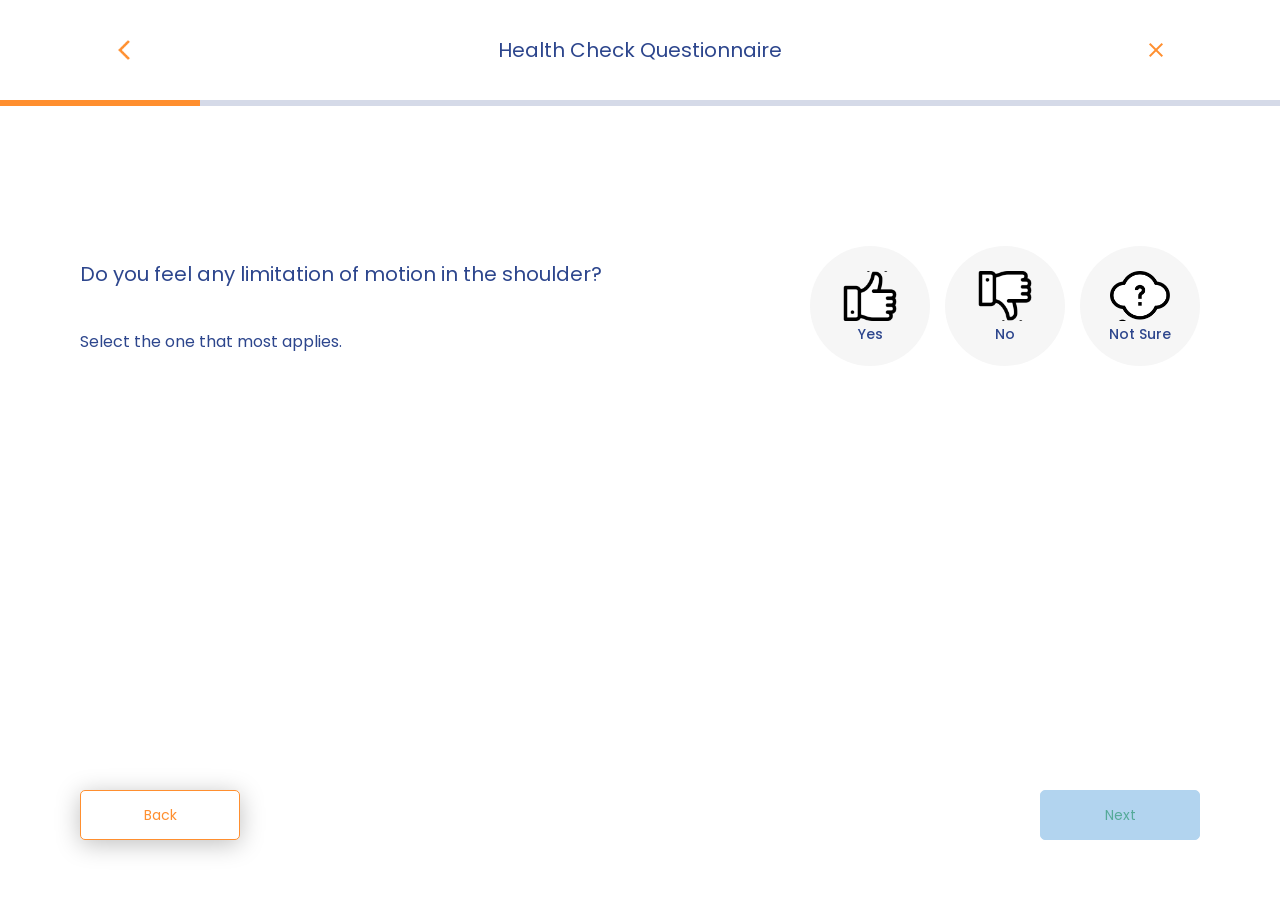
<file: ac-joint-injury-symptoms.html>
<!DOCTYPE html>
<html>
<head>
	<title>AC joint injury symptoms</title>
    <meta charset="utf-8">
    <meta name="viewport" content="width=device-width, initial-scale=1.0">
    <!-- <link rel="stylesheet" type="text/css" href="assets/css/common.css"> -->
    <link rel="stylesheet" type="text/css" href="assets/css/ac-joint-injury-symptoms.css">
    <link href='https://fonts.googleapis.com/css?family=Poppins' rel='stylesheet'>

</head>
<body>
    <!-- header section start -->
    <header>
        <div class="header_top">
            <img class="back" src="assets/images/back.png">
            <p>Health Check Questionnaire</p>
            <img class="close" src="assets/images/close.png">
        </div>
        <div class="header_footer">
            <div class="real_or"></div>
        </div>
    </header>

    <!-- main section  -->
    <main class="main container">
        <div class="main_content">
            <div class="question_content">
                <div class="flex-1">
                    <div>
                        <p>Do you feel any limitation of motion in the shoulder?</p>
                        <p>Select the one that most applies.</p>
                    </div>
                    <div>                
                        <div class="grid-4">
                            <div>
                                <div class="q1_item">
                                    <img src="assets/images/q31.png">
                                    <p>Yes</p>
                                </div>
                            </div>
                            <div>
                                <div class="q1_item">
                                    <img src="assets/images/q32.png">
                                    <p>No</p>
                                </div>
                            </div>
                            <div>
                                <div class="q1_item">
                                    <img src="assets/images/q33.png">
                                    <p>Not Sure</p>
                                </div>
                            </div>
                        </div>
                    </div>
                </div>
            </div>
            <div class="question_content">
                <div class="flex-1">
                    <div>
                        <p>Do you feel like your shoulder is swollen?</p>
                        <p>Select the one that most applies.</p>
                    </div>
                    <div>                
                        <div class="grid-4">
                            <div>
                                <div class="q2_item">
                                    <img src="assets/images/q31.png">
                                    <p>Yes</p>
                                </div>
                            </div>
                            <div>
                                <div class="q2_item">
                                    <img src="assets/images/q32.png">
                                    <p>No</p>
                                </div>
                            </div>
                            <div>
                                <div class="q2_item">
                                    <img src="assets/images/q33.png">
                                    <p>Not Sure</p>
                                </div>
                            </div>
                        </div>
                    </div>
                </div>
            </div>
            <div class="question_content">
                <div class="flex-1">
                    <div>
                        <p>Can you see any bruises on the skin?</p>
                        <p>Select the one that most applies.</p>
                    </div>
                    <div>                
                        <div class="grid-4">
                            <div>
                                <div class="q3_item">
                                    <img src="assets/images/q31.png">
                                    <p>Yes</p>
                                </div>
                            </div>
                            <div>
                                <div class="q3_item">
                                    <img src="assets/images/q32.png">
                                    <p>No</p>
                                </div>
                            </div>
                            <div>
                                <div class="q3_item">
                                    <img src="assets/images/q33.png">
                                    <p>Not Sure</p>
                                </div>
                            </div>
                        </div>
                    </div>
                </div>
            </div>
            <div class="question_content">
                <div class="flex-1">
                    <div>
                        <p>Do you feel any tenderness at the top of the shoulder?</p>
                        <p>Select the one that most applies.</p>
                    </div>
                    <div>                
                        <div class="grid-4">
                            <div>
                                <div class="q4_item">
                                    <img src="assets/images/q31.png">
                                    <p>Yes</p>
                                </div>
                            </div>
                            <div>
                                <div class="q4_item">
                                    <img src="assets/images/q32.png">
                                    <p>No</p>
                                </div>
                            </div>
                            <div>
                                <div class="q4_item">
                                    <img src="assets/images/q33.png">
                                    <p>Not Sure</p>
                                </div>
                            </div>
                        </div>
                    </div>
                </div>
            </div>
        </div>
    </main>
    <footer class="fixed-bottom">
        <div class="main_btn">
            <button id="q_back" class="q_back" onclick="plusSlides(-1)">Back</button>
            <button id="q_next" class="q_next" onclick="plusSlides(1)" disabled>Next</button>
        </div>
    </footer>
</body>
<script src="https://ajax.googleapis.com/ajax/libs/jquery/3.5.1/jquery.min.js"></script>
<script>
     var q_back = document.getElementById("q_back");
     var q_next = document.getElementById("q_next");
    //question1
    var q1_items = document.getElementsByClassName("q1_item");
    for (var i = 0; i < q1_items.length; i++) {
        q1_items[i].addEventListener("click", function() {
            for (var j = 0; j < q1_items.length; j++) {
                q1_items[j].classList.remove("q1_item_active");
            }
            this.classList.add("q1_item_active");
            q_next.disabled = false;
        });
    }

    //question2
    var q2_items = document.getElementsByClassName("q2_item");
    for (var i = 0; i < q2_items.length; i++) {
        q2_items[i].addEventListener("click", function() {
            for (var j = 0; j < q2_items.length; j++) {
                q2_items[j].classList.remove("q2_item_active");
            }
            this.classList.add("q2_item_active");
            q_next.disabled = false;
        });
    }

    //question3
    var q3_items = document.getElementsByClassName("q3_item");
    for (var i = 0; i < q3_items.length; i++) {
        q3_items[i].addEventListener("click", function() {
            for (var j = 0; j < q3_items.length; j++) {
                q3_items[j].classList.remove("q3_item_active");
            }
            this.classList.add("q3_item_active");
            q_next.disabled = false;
        });
    }

    //question4
    var q4_items = document.getElementsByClassName("q4_item");
    for (var i = 0; i < q4_items.length; i++) {
        q4_items[i].addEventListener("click", function() {
            for (var j = 0; j < q4_items.length; j++) {
                q4_items[j].classList.remove("q4_item_active");
            }
            this.classList.add("q4_item_active");
            q_next.disabled = false;
        });
    }

    /* Next & previous buttons */
    var slideIndex = 1;
    showSlides(slideIndex);

    function plusSlides(n) {
        showSlides(slideIndex += n);
    }
    function showSlides(n) {
        var i;
        var slides = document.getElementsByClassName("question_content");
        if (n > slides.length) {slideIndex = 1}    
        if (n < 1) {slideIndex = slides.length}
        for (i = 0; i < slides.length; i++) {
            slides[i].style.display = "none";  
            slides[i].classList.remove("fade");   
        }
        slides[slideIndex-1].style.display = "block";
        slides[slideIndex-1].classList.add("fade");  
    }
    /* disabling Next button */
    q_next.addEventListener("click", function() {
        if(this.disabled === false){
            this.disabled = true;
        }
    });
    /* enabling Next button */
    q_back.addEventListener("click", function() {
        if(q_next.disabled === true){
            q_next.disabled = false;
        }
    });
</script>
</html>
</file>
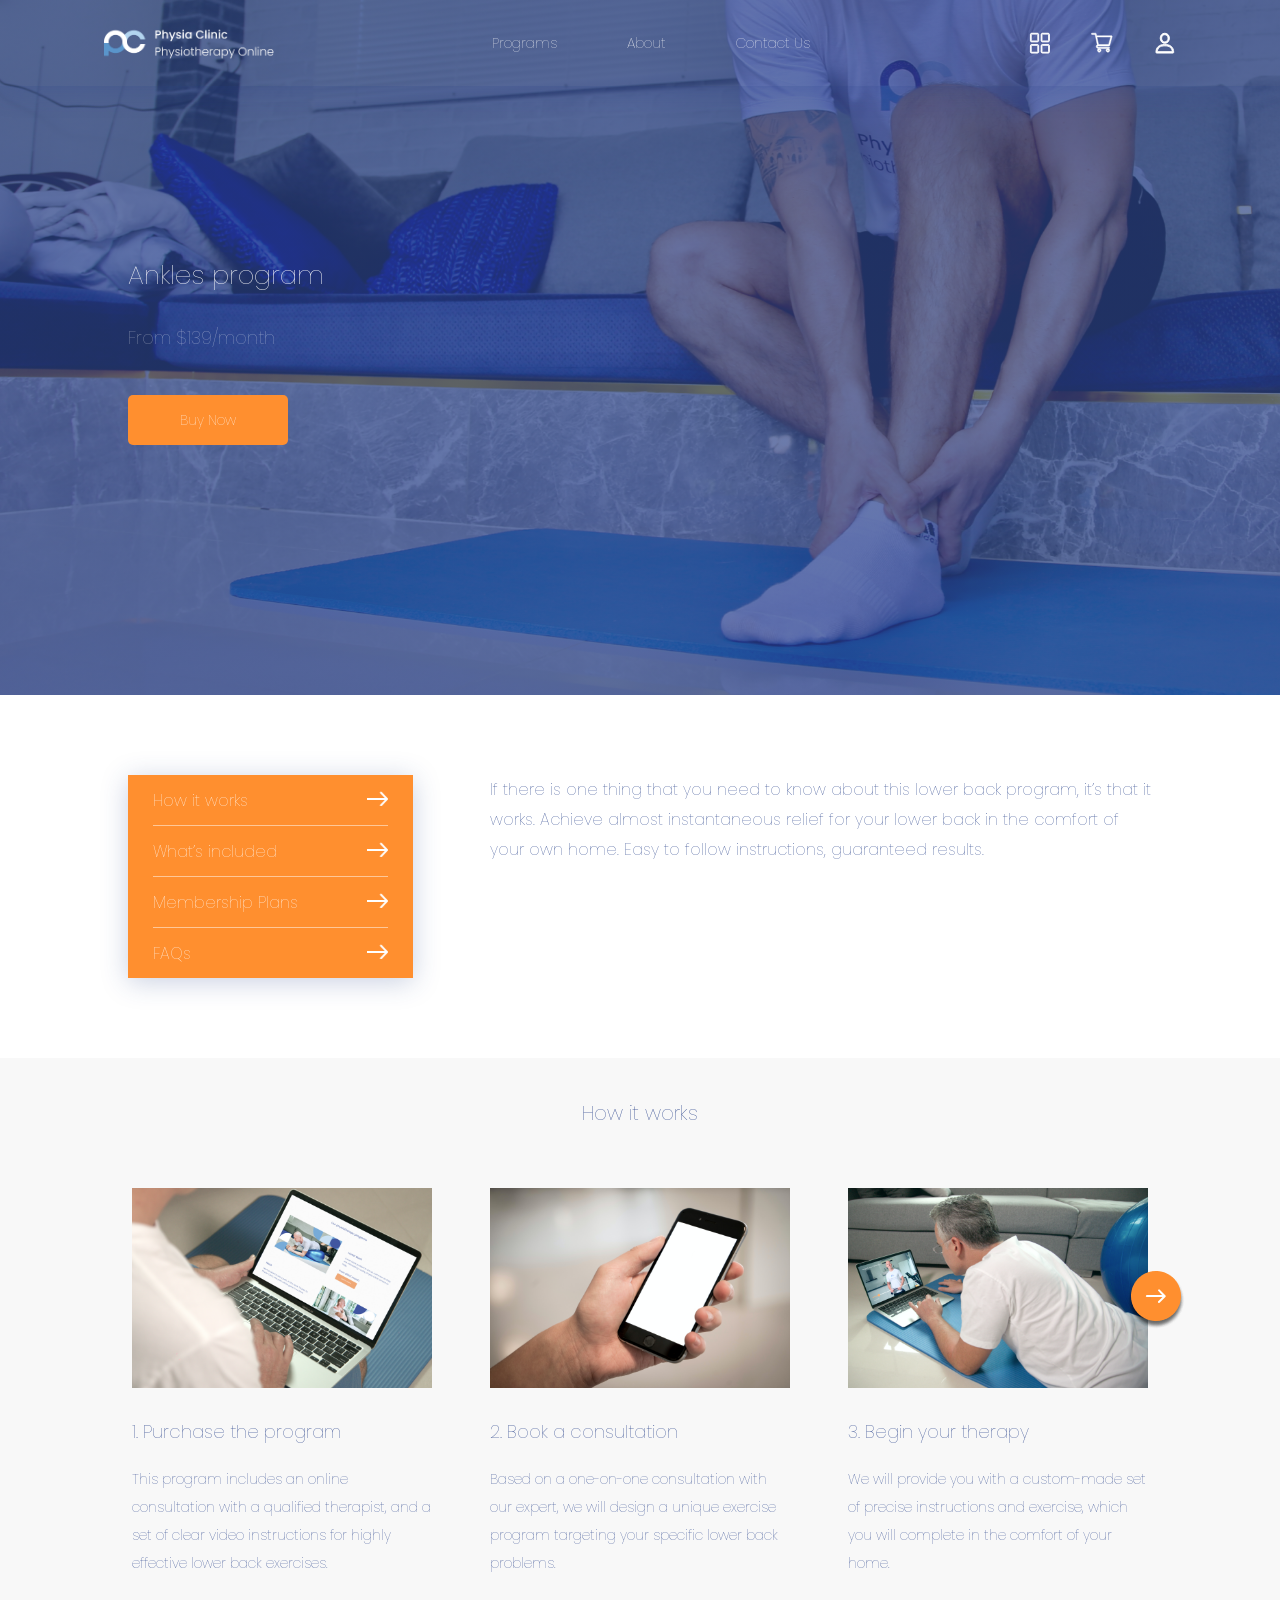
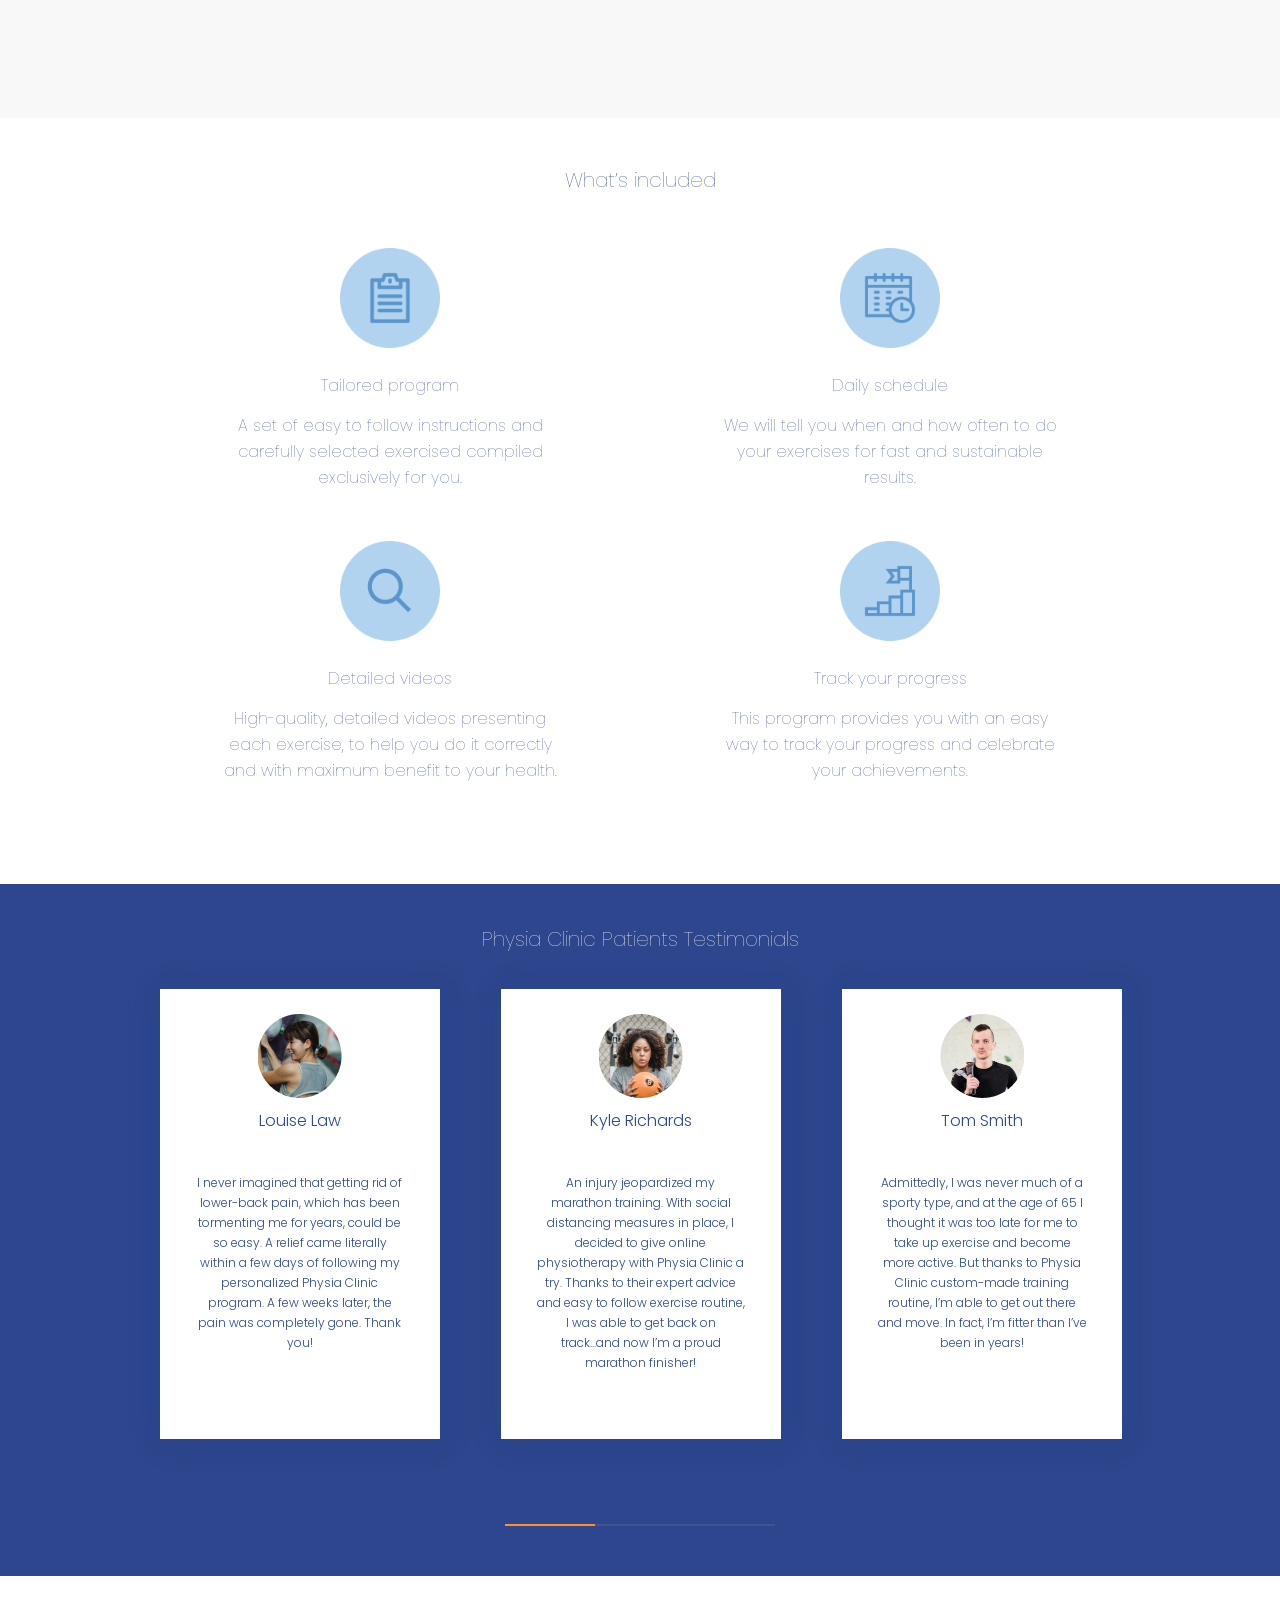
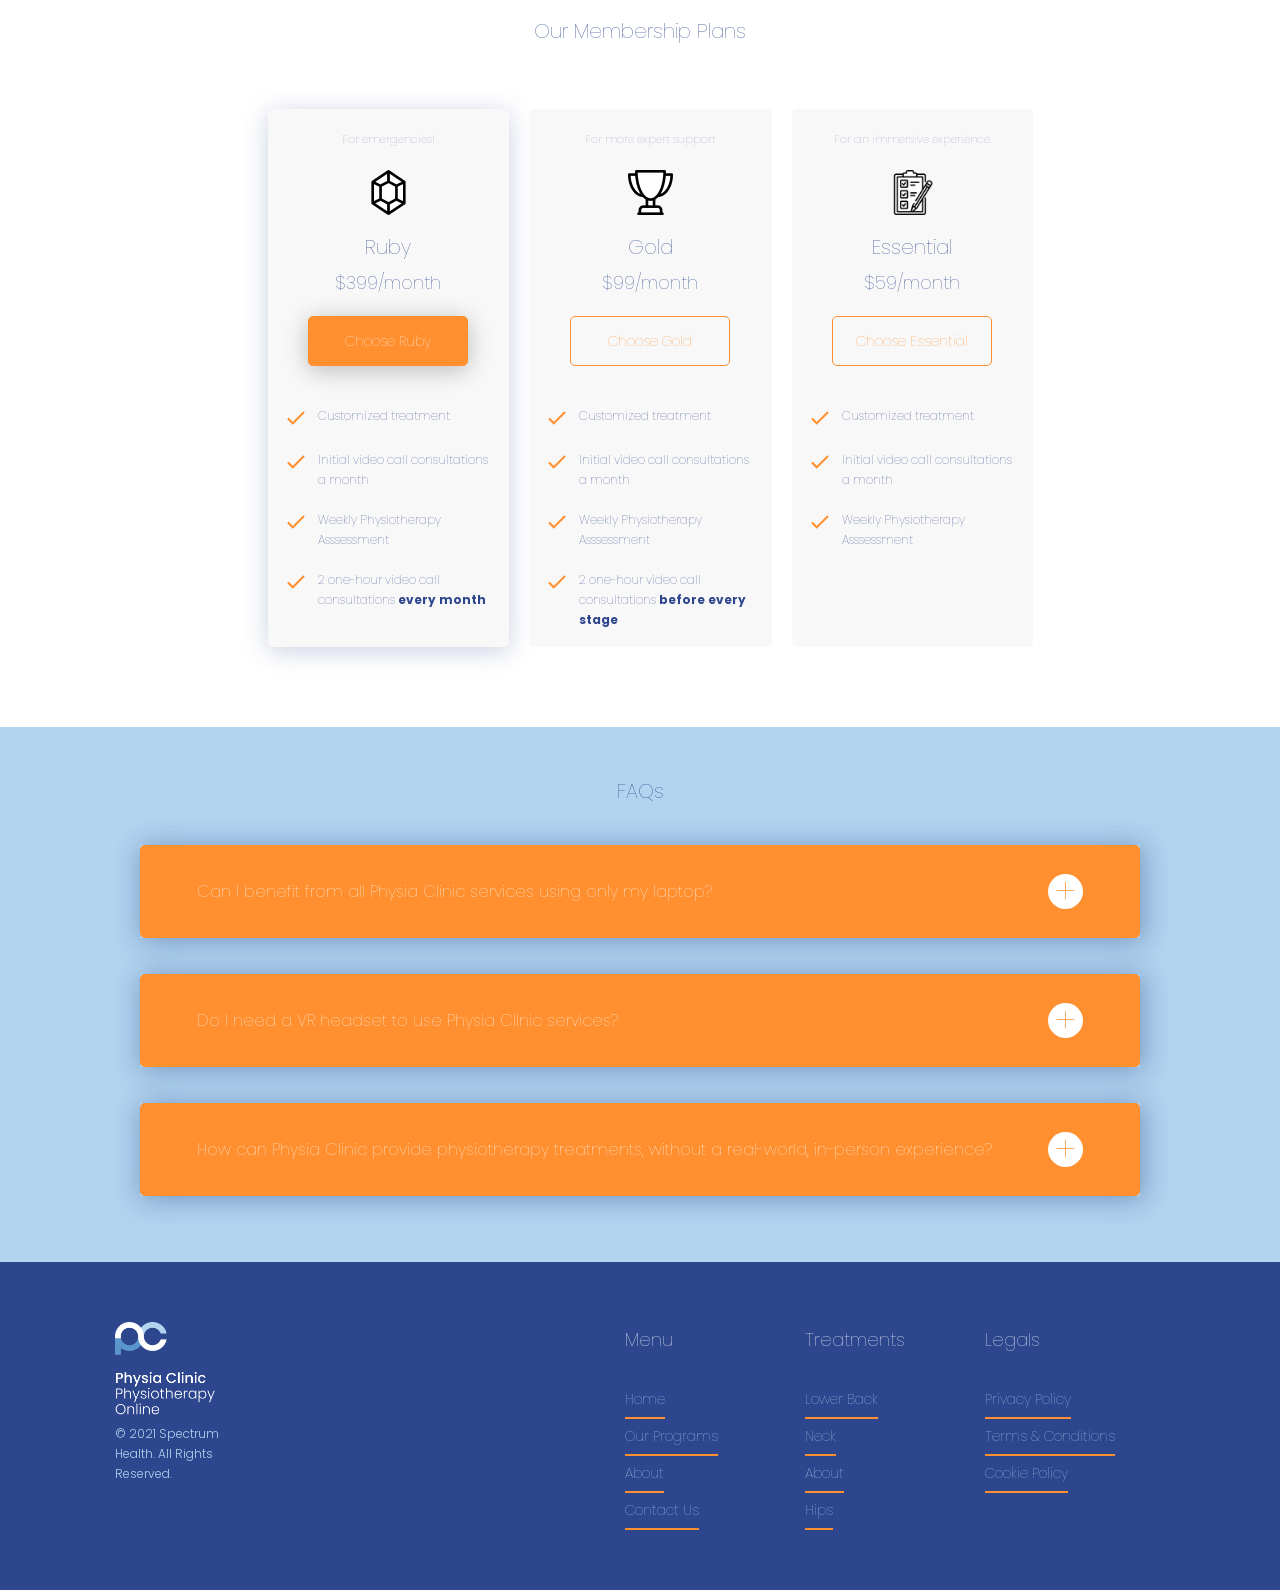
<file: ankles_program.html>
<!DOCTYPE html>
<html>
<head>
	<title>Ankles Program</title>
    <meta charset="utf-8">
    <meta name="viewport" content="width=device-width, initial-scale=1.0">
    <link rel="stylesheet" type="text/css" href="assets/css/common.css">
    <link rel="stylesheet" type="text/css" href="assets/css/ankles_program.css">
    <link href='https://fonts.googleapis.com/css?family=Poppins' rel='stylesheet'>


    <link rel="stylesheet" href="https://cdnjs.cloudflare.com/ajax/libs/OwlCarousel2/2.3.4/assets/owl.carousel.min.css">

</head>
<body>
    <!-- header section start -->
    <header>
        <div class="header_main">
            <a href="index.html" class="header_logo">
                <img class="light_logo" src="assets/images/logo.png">
                <img class="dark_logo" src="assets/images/dark_logo.png">
            </a>
            <div class="header_items">
                <a href="our_programs.html">Programs</a>
                <!-- <a>Memberships</a> -->
                <a href="about.html">About</a>
                <a href="contact_us.html">Contact Us</a>
            </div>
            <div class="header_icons">
                <div class="icons icon_show">
                    <a href="landing.html"><img src="assets/images/header1.svg"></a>
                    <a href="cart_empty.html"><img src="assets/images/cart.svg"></a>
                    <div class="log_pro">
                        <img src="assets/images/contact.svg" id="log_pro1">
                        <div class="profile_items" id="profile_items">
                            <a class="profile_item" href="profile.html">
                                <img src="assets/images/profile.png">
                                <p>Profile</p>
                            </a>
                            <a class="profile_item" href="payment.html">
                                <img src="assets/images/payment.png">
                                <p>Payments</p>
                            </a>
                            <a class="profile_item" href="membership.html">
                                <img src="assets/images/membership.png">
                                <p>Memberships</p>
                            </a>
                            <a class="profile_item" href="login.html">
                                <img src="assets/images/logout.png">
                                <p>Log out</p>
                            </a>
                        </div>
                    </div>
                </div>
                <div class="icons_hover">
                    <a href="landing.html"><img src="assets/images/header2.svg"></a>
                    <a href="cart_empty.html"><img src="assets/images/cart1.svg"></a>
                    <div class="log_pro" id="log_pro">
                        <img src="assets/images/contact1.svg" id="log_pro2">
                        <div class="profile_items" id="profile_items">
                            <a class="profile_item" href="profile.html">
                                <img src="assets/images/profile.png">
                                <p>Profile</p>
                            </a>
                            <a class="profile_item" href="payment.html">
                                <img src="assets/images/payment.png">
                                <p>Payments</p>
                            </a>
                            <a class="profile_item" href="membership.html">
                                <img src="assets/images/membership.png">
                                <p>Memberships</p>
                            </a>
                            <a class="profile_item" href="login.html">
                                <img src="assets/images/logout.png">
                                <p>Log out</p>
                            </a>
                        </div>
                    </div>
                </div>
            </div>
            <div class="hamburger">
                <img class="hamburger_btn" src="assets/images/hamburger.svg">
                <div class="nav_mob">
                    <div class="mob_up">
                        <div><a href="index.html"><img src="assets/images/dark_logo.png"></a></div>
                        <div class="close"><img src="assets/images/close.svg"></div>
                    </div>
                    <div class="mob_down">
                        <div class="">
                            <div class="nav_our nav_pro">
                                <a href="our_programs.html">Our programs</a>
                                <div class="arrow_down"><img src="assets/images/arrow_up.svg"></div>
                                <div class="arrow_up"><img src="assets/images/arrow.svg"></div>
                            </div>
                            <div class="nav_our_detail">
                                <a class="nav_pro lower_back" href="lower_back_program.html">Lower back Program</a>
                                <div class="nav_pro">
                                    <a>Neck Program</a>
                                    <span>Coming Soon</span>
                                </div>
                                <div class="nav_pro">
                                    <a>Hips Program</a>
                                    <span>Coming Soon</span>
                                </div>
                            </div>
                        </div>
                        <a class="nav_pro" href="about.html">About</a>
                        <a class="nav_pro" href="contact_us.html">Contact Us</a>
                    </div>
                </div>
            </div>
        </div>
    </header>
    <!-- header section end -->

    <!-- hero section start -->
    <section class="hero">
        <div class="container hero_content">
            <p class="hero_title">Ankles program</p>
            <p class="hero_sub">From $139/month</p>
            <button>Buy Now</button>
        </div>
    </section>

    <!-- about section start -->
    <section class="about">
        <div class="container about_content">
            <div class="about_left">
                <div class="left_row">How it works
                    <span><img src="assets/images/lower_arrow.png"></span>
                </div>
                <div class="left_row">What’s included
                    <span><img src="assets/images/lower_arrow.png"></span>
                </div>
                <div class="left_row memship">Membership Plans
                    <span><img src="assets/images/lower_arrow.png"></span>
                </div>
                <div class="left_row">FAQs
                    <span><img src="assets/images/lower_arrow.png"></span>
                </div>
            </div>
            <div class="about_right">
                <p>If there is one thing that you need to know about this lower back program, it’s that it works. Achieve almost instantaneous relief for your lower back in the comfort of your own home. Easy to follow instructions, guaranteed results.</p>
            </div>
        </div>
    </section>

    <!-- how section start  -->
    <section class="how">
        <p class="testimal_title">How it works</p>
        <section class="testimonials">
                <div id="customers-testimonials" class="owl-carousel">
                    <div class="item">
                        <div class="shadow-effect">
                            <div class="item-image">
                                <img src="assets/images/how1.png" >
                            </div>        
                            <div class="item-details">
                                <div class="title">1. Purchase the program</div>
                                <p class="content">This program includes an online consultation with a qualified therapist, and a set of clear video instructions for highly effective lower back exercises.</p>
                            </div>
                        </div>
                    </div>
                    <div class="item">
                        <div class="shadow-effect">
                            <div class="item-image">
                                <img src="assets/images/how2.png" >
                            </div>        
                            <div class="item-details">
                                <div class="title">2. Book a consultation</div>
                                <p class="content">Based on a one-on-one consultation with our expert, we will design a unique exercise program targeting your specific lower back problems. </p>
                            </div>
                        </div>
                    </div>
                    <div class="item">
                        <div class="shadow-effect">
                            <div class="item-image">
                                <img src="assets/images/how3.png" >
                            </div>        
                            <div class="item-details">
                                <div class="title">3. Begin your therapy</div>
                                <p class="content">We will provide you with a custom-made set of precise instructions and exercise, which you will complete in the comfort of your home. </p>
                            </div>
                        </div>
                    </div>
                    <div class="item">
                        <div class="shadow-effect">
                            <div class="item-image">
                                <img src="assets/images/how4.png" >
                            </div>        
                            <div class="item-details">
                                <div class="title">4. Complete Questionnaire</div>
                                <p class="content">Need more feedback or additional information? Book a follow-up consultation with one of our experts. </p>
                            </div>
                        </div>
                    </div>
                    <div class="item">
                        <div class="shadow-effect">
                            <div class="item-image">
                                <img src="assets/images/how5.png" >
                            </div>        
                            <div class="item-details">
                                <div class="title">5. Follow up</div>
                                <p class="content">Need more feedback or additional information? Book a follow-up consultation with one of our experts. </p>
                            </div>
                        </div>
                    </div>
                </div>
              </div>
            </section>
    </section>
    
    <section class="include">
        <div class="container include_content">
            <p class="included_title">What’s included</p>
            <div class="include_row">
                <div class="include_card">
                    <img src="assets/images/in_pro.png">
                    <p class="include_title">Tailored program</p>
                    <p class="include_text">A set of easy to follow instructions and carefully selected exercised compiled exclusively for you.</p>
                </div>
                <div class="include_card">
                    <img src="assets/images/in_sche.png">
                    <p class="include_title">Daily schedule</p>
                    <p class="include_text">We will tell you when and how often to do your exercises for fast and sustainable results.</p>
                </div>
            </div>
            <div class="include_row">
                <div class="include_card">
                    <img src="assets/images/in_video.png">
                    <p class="include_title">Detailed videos</p>
                    <p class="include_text">High-quality, detailed videos presenting each exercise, to help you do it correctly and with maximum benefit to your health.</p>
                </div>
                <div class="include_card"   >
                    <img src="assets/images/in_track.png">
                    <p class="include_title">Track your progress</p>
                    <p class="include_text">This program provides you with an easy way to track your progress and celebrate your achievements.</p>
                </div>
            </div>
        </div>
    </section>

    <!-- testimal section start -->
    <section class="testimal">
        <div class="container testimal_container">
            <p class="testimal_title">Physia Clinic Patients Testimonials</p>
            <div class="testimal_main">
                <div class="testimal_slider owl-carousel">
                    <div class="card">
                        <div class="card_item card_1">
                            <div class="img">
                                <img src="assets/images/testimal1.png" alt="">
                            </div>
                            <div class="content">
                                <div class="title">
                                    Louise Law
                                </div>
                                <p>
                                    I never imagined that getting rid of lower-back pain, which has been tormenting me for years, could be so easy. A relief came literally within a few days of following my personalized Physia Clinic program. A few weeks later, the pain was completely gone. Thank you!
                                </p>
                            </div>
                        </div>
                    </div>
                    <div class="card">
                        <div class="card_item">
                            <div class="img">
                                <img src="assets/images/testimal2.png" alt="">
                            </div>
                            <div class="content">
                                <div class="title">
                                    Kyle Richards
                                </div>
                                <p>
                                    An injury jeopardized my marathon training. With social distancing measures in place, I decided to give online physiotherapy with Physia Clinic a try.  Thanks to their expert advice and easy to follow exercise routine, I was able to get back on track...and  now I’m a proud marathon finisher!
                                </p>
                            </div>
                        </div>
                        
                    </div>
                    <div class="card">
                        <div class="card_item">
                            <div class="img">
                                <img src="assets/images/testimal3.png" alt="">
                            </div>
                            <div class="content">
                                <div class="title">
                                    Tom Smith
                                </div>
                                <p>
                                    Admittedly, I was never much of a sporty type, and at the age of 65 I thought it was too late for me to take up exercise and become more active. But thanks to Physia Clinic custom-made training routine, I’m able to get out there and move. In fact, I’m fitter than I’ve been in years!
                                </p>
                            </div>
                        </div>
                    </div>
                </div>
                <div class="testimal_prog">
                    <div class="testimal_real"></div>
                </div>
            </div>
        </div>
    </section>

    <!-- membership section start -->
    <section class="membership">
        <div class="container mem_content">
            <p class="membership_title">Our Membership Plans</p>
            <div class="member_items">
                <div class="member_card">
                    <p class="mem_name">For emergencies!</p>
                    <img src="assets/images/mem_ruby.png">
                    <p class="mem_cardname">Ruby</p>
                    <p class="mem_cardunit">$399/month</p>
                    <button>Choose Ruby</button>
                    <div class="mem_cardtext">
                        <img src="assets/images/mem_tick.png">
                        <span>Customized treatment</span>
                    </div>
                    <div class="mem_cardtext">
                        <img src="assets/images/mem_tick.png">
                        <span>Initial video call consultations a month</span>
                    </div>
                    <div class="mem_cardtext">
                        <img src="assets/images/mem_tick.png">
                        <span>Weekly Physiotherapy Asssessment</span>
                    </div>
                    <div class="mem_cardtext">
                        <img src="assets/images/mem_tick.png">
                        <span>2 one-hour video call consultations <b> every month </b></span>
                    </div>
                </div>
                <div class="member_card">
                    <p class="mem_name">For more expert support</p>
                    <img src="assets/images/mem_tro.png">
                    <p class="mem_cardname">Gold</p>
                    <p class="mem_cardunit">$99/month</p>
                    <button>Choose Gold</button>
                    <div class="mem_cardtext">
                        <img src="assets/images/mem_tick.png">
                        <span>Customized treatment</span>
                    </div>
                    <div class="mem_cardtext">
                        <img src="assets/images/mem_tick.png">
                        <span>Initial video call consultations a month</span>
                    </div>
                    <div class="mem_cardtext">
                        <img src="assets/images/mem_tick.png">
                        <span>Weekly Physiotherapy Asssessment</span>
                    </div>
                    <div class="mem_cardtext">
                        <img src="assets/images/mem_tick.png">
                        <span>2 one-hour video call consultations <b> before every stage </b></span>
                    </div>  
                </div>
                <div class="member_card">
                    <p class="mem_name">For an immersive experience</p>
                    <img src="assets/images/mem_essential.png">
                    <p class="mem_cardname">Essential</p>
                    <p class="mem_cardunit">$59/month</p>
                    <button>Choose Essential</button>
                    <div class="mem_cardtext">
                        <img src="assets/images/mem_tick.png">
                        <span>Customized treatment</span>
                    </div>
                    <div class="mem_cardtext">
                        <img src="assets/images/mem_tick.png">
                        <span>Initial video call consultations a month</span>
                    </div>
                    <div class="mem_cardtext">
                        <img src="assets/images/mem_tick.png">
                        <span>Weekly Physiotherapy Asssessment</span>
                    </div>
                </div>
            </div>
        </div>
    </section>
    <!-- FAQ section start  -->
    <section class="faq">
        <div class="container faq_content">
            <p class="faq_title">FAQs</p>
            <div class="faq_item">
                <div class="faq_header faq_round">
                    <p>Can I benefit from all Physia Clinic services using only my laptop?</p>
                    <span>+</span>
                </div>
                <div class="faq_main faq_hide">
                    <div class="faq_text">
                        Yes. A laptop, a smartphone or a tablet equipped with a camera and a microphone is all you need to use Physia Clinic services. 
                    </div>
                </div>
            </div>
            <div class="faq_item">
                <div class="faq_header faq_round">
                    <p>Do I need a VR headset to use Physia Clinic services?</p>
                    <span>+</span>
                </div>
                <div class="faq_main faq_hide">
                    <div class="faq_text faq_hide">
                        Yes. A laptop, a smartphone or a tablet equipped with a camera and a microphone is all you need to use Physia Clinic services. 
                    </div>
                </div>
            </div>
            <div class="faq_item">
                <div class="faq_header faq_round">
                    <p>How can Physia Clinic provide physiotherapy treatments, without a real-world, in-person experience?</p>
                    <span>+</span>
                </div>
                <div class="faq_main faq_hide">
                    <div class="faq_text faq_hide">
                        Yes. A laptop, a smartphone or a tablet equipped with a camera and a microphone is all you need to use Physia Clinic services. 
                    </div>
                </div>
            </div>
        </div>
    </section>

    <!-- footer section start -->
    <footer>
        <div class="footer_desk">
            <div class="footer_left">
                <img src="assets/images/footer_logo.png">
                <p class="logo_below">© 2021 Spectrum Health. All Rights Reserved.</p>
            </div>
            <div class="footer_right">
                <div class="footer_part">
                    <p class="footer_title">Menu</p>
                    <a class="footer_link" href="index.html">Home</a>
                    <a class="footer_link" href="our_programs.html">Our Programs</a>
                    <a class="footer_link" href="about.html">About</a>
                    <a class="footer_link" href="contact_us.html">Contact Us</a>
                </div>
                <div class="footer_part">
                    <p class="footer_title">Treatments</p>
                    <a class="footer_link" href="lower_back_program.html">Lower Back</a>
                    <a class="footer_link inactive" href="#">Neck</a>
                    <a class="footer_link inactive" href="about.html">About</a>
                    <a class="footer_link hips" href="#">Hips</a>
                </div>
                <div class="footer_part legals">
                    <p class="footer_title">Legals</p>
                    <a class="footer_link" href="#">Privacy Policy</a>
                    <a class="footer_link" href="#">Terms & Conditions</a>
                    <a class="footer_link" href="#">Cookie Policy</a>
                </div>
            </div>
        </div>
        <div class="yellow_footer">
            <div class="footer_tal">
                <p>Privacy Policy</p>
                <p>Terms & Conditions</p>
                <p>Cookie Policy</p>
            </div>
        </div>
    </footer>
    <!-- footer section end -->
</body>
<script src="https://ajax.googleapis.com/ajax/libs/jquery/3.5.1/jquery.min.js"></script>
<script type="text/javascript" src="assets/javascript/script.js"></script>
<script src="https://cdnjs.cloudflare.com/ajax/libs/OwlCarousel2/2.3.4/owl.carousel.min.js"></script>
<!-- <script type="text/javascript" src="assets/javascript/custom_carousel.js"></script> -->
<script src="assets/javascript/select-box.js"></script>
<script>
    $(function(){
        $('.owl-prev').css('display', 'none');
    });
    $(".testimal_slider").owlCarousel({
        loop: true,
        autoplay: true,
        autoplayTimeout: 3000,
        autoplayHoverPause: true,
        responsiveClass:true,
        responsive:{
            0:{
                items:1
            },
            600:{
                items:2
            },
            1024:{
                items:3
            }
        },
        onChange: function (elem) {
            var index = ( 1 + ( elem.property.value - Math.ceil( elem.item.count / 2 ) ) % elem.item.count || 0 ) || 1;
            // console.log(index);
            if(index == 1){
                $(".testimal_real").css("width","90px");
            }else if(index == 2){
                $(".testimal_real").css("width","180px")
            }else if(index == 3){
                $(".testimal_real").css("width","270px")
            }
        }
    });
    $('#customers-testimonials').owlCarousel( {
		loop: false,
		// center: true,
		items: 3,
		margin: 50,
		autoplay: false,
		dots:true,
        nav:true,
		// autoplayTimeout: 8500,
		// smartSpeed: 450,
  	    navText: ['<img src = "assets/images/circle_prev.png"/>','<img src = "assets/images/circle_next.png"/>'],
		responsive: {
			0: {
				items: 1
			},
			768: {
				items: 2
			},
			1170: {
				items: 3
			}
		},
        onChange: function (elem) {
            var index = ( 1 + ( elem.property.value - Math.ceil( elem.item.count / 2 ) ) % elem.item.count || 0 ) || 1;
            console.log(elem.property.value);
            console.log(elem.page.size);
            if(elem.property.value == 0){
                $('.owl-prev').css('display', 'none');
                $('.owl-next').css('display', '');
            } else if (elem.page.size + elem.property.value == elem.item.count){
                $('.owl-prev').css('display', '');
                $('.owl-next').css('display', 'none');
            } else {
                $('.owl-prev').css('display', '');
                $('.owl-next').css('display', '');
            }
        }
	});
    $(".faq_header span").click(function(){
        if($(this).text() == "+"){
            $(this).html("-");
            $(this).parent(".faq_header").css("border-radius","5px 5px 0 0")
            $(this).parents(".faq_item").find(".faq_main").css({"height":"200px","opacity":"1"})
            $(this).parents(".faq_item").find(".faq_text").css({"display":"block","height":"50px","opacity":"1"})
        }else{
            $(this).html("+");
            $(this).parent(".faq_header").css("border-radius","5px")
            $(this).parents(".faq_item").find(".faq_main").css("height","0")
            $(this).parents(".faq_item").find(".faq_text").css("display","none")
        }
    })

</script>
</html>
</file>
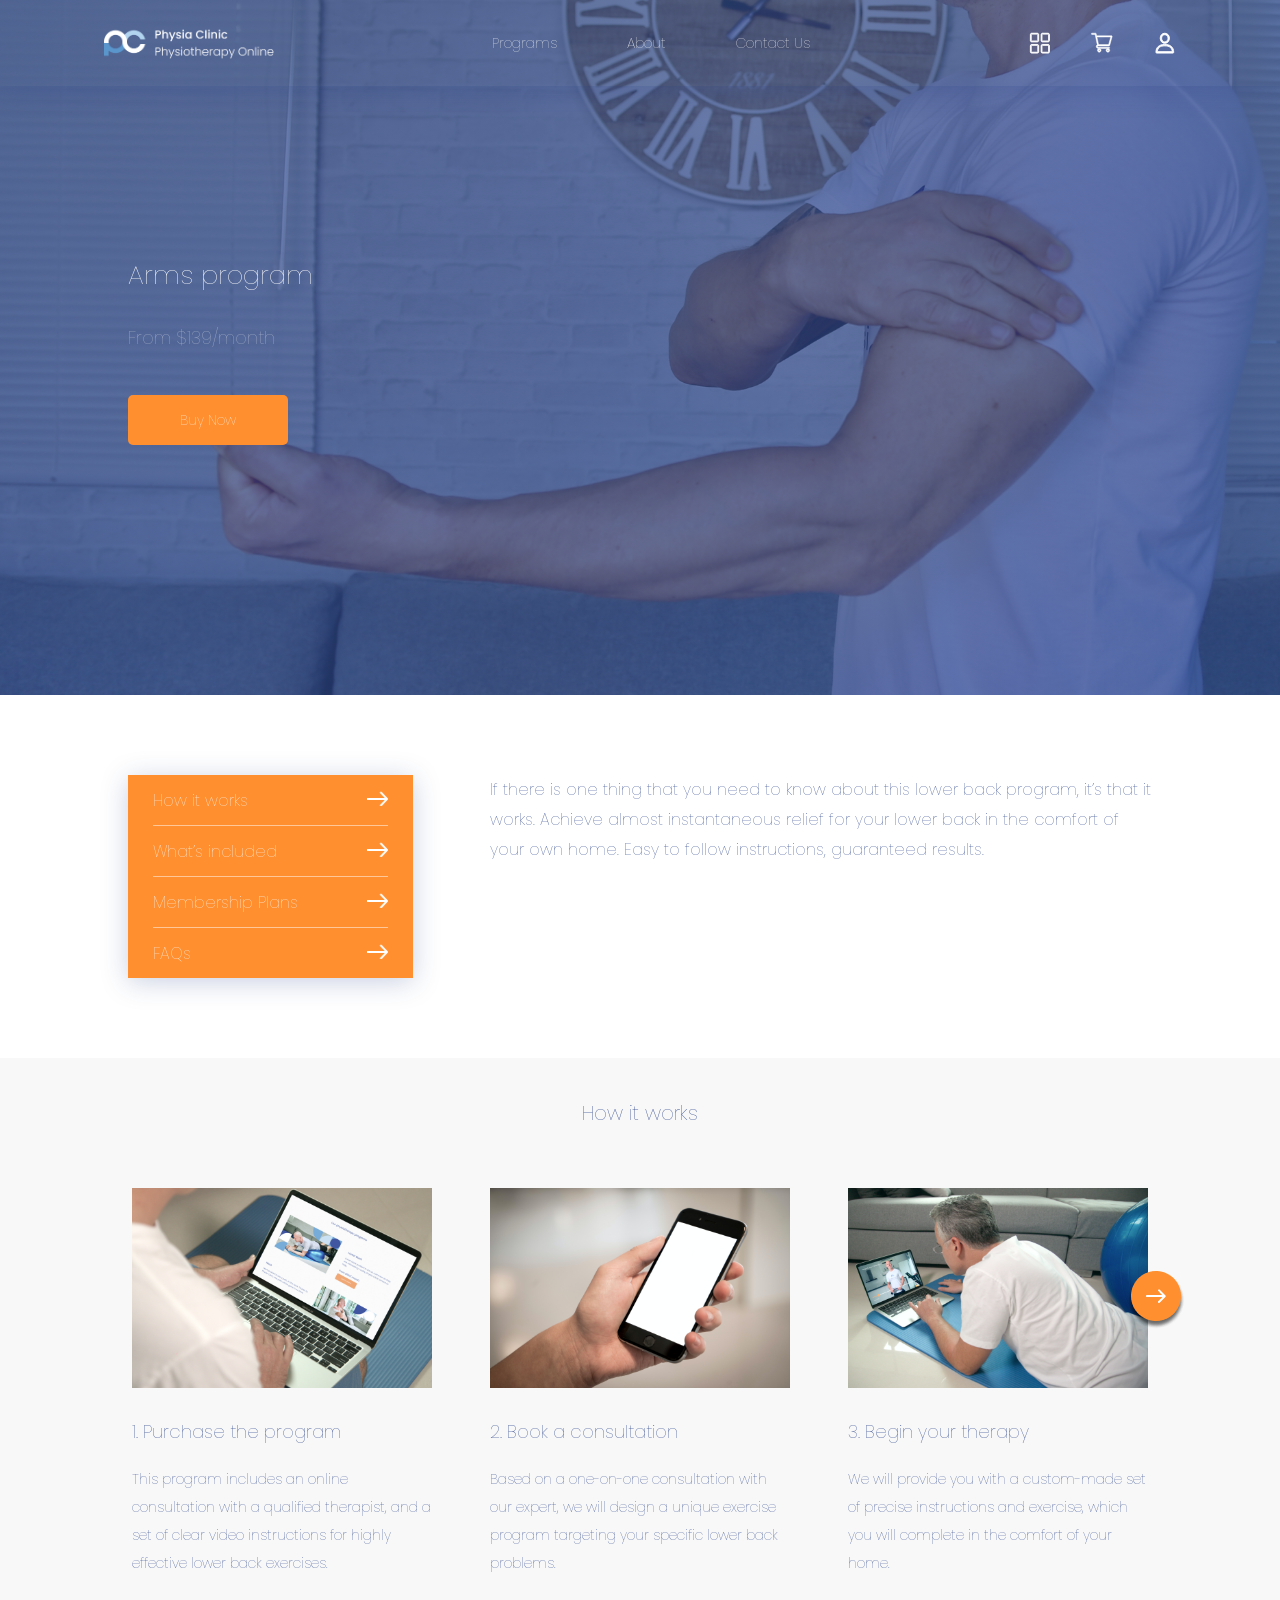
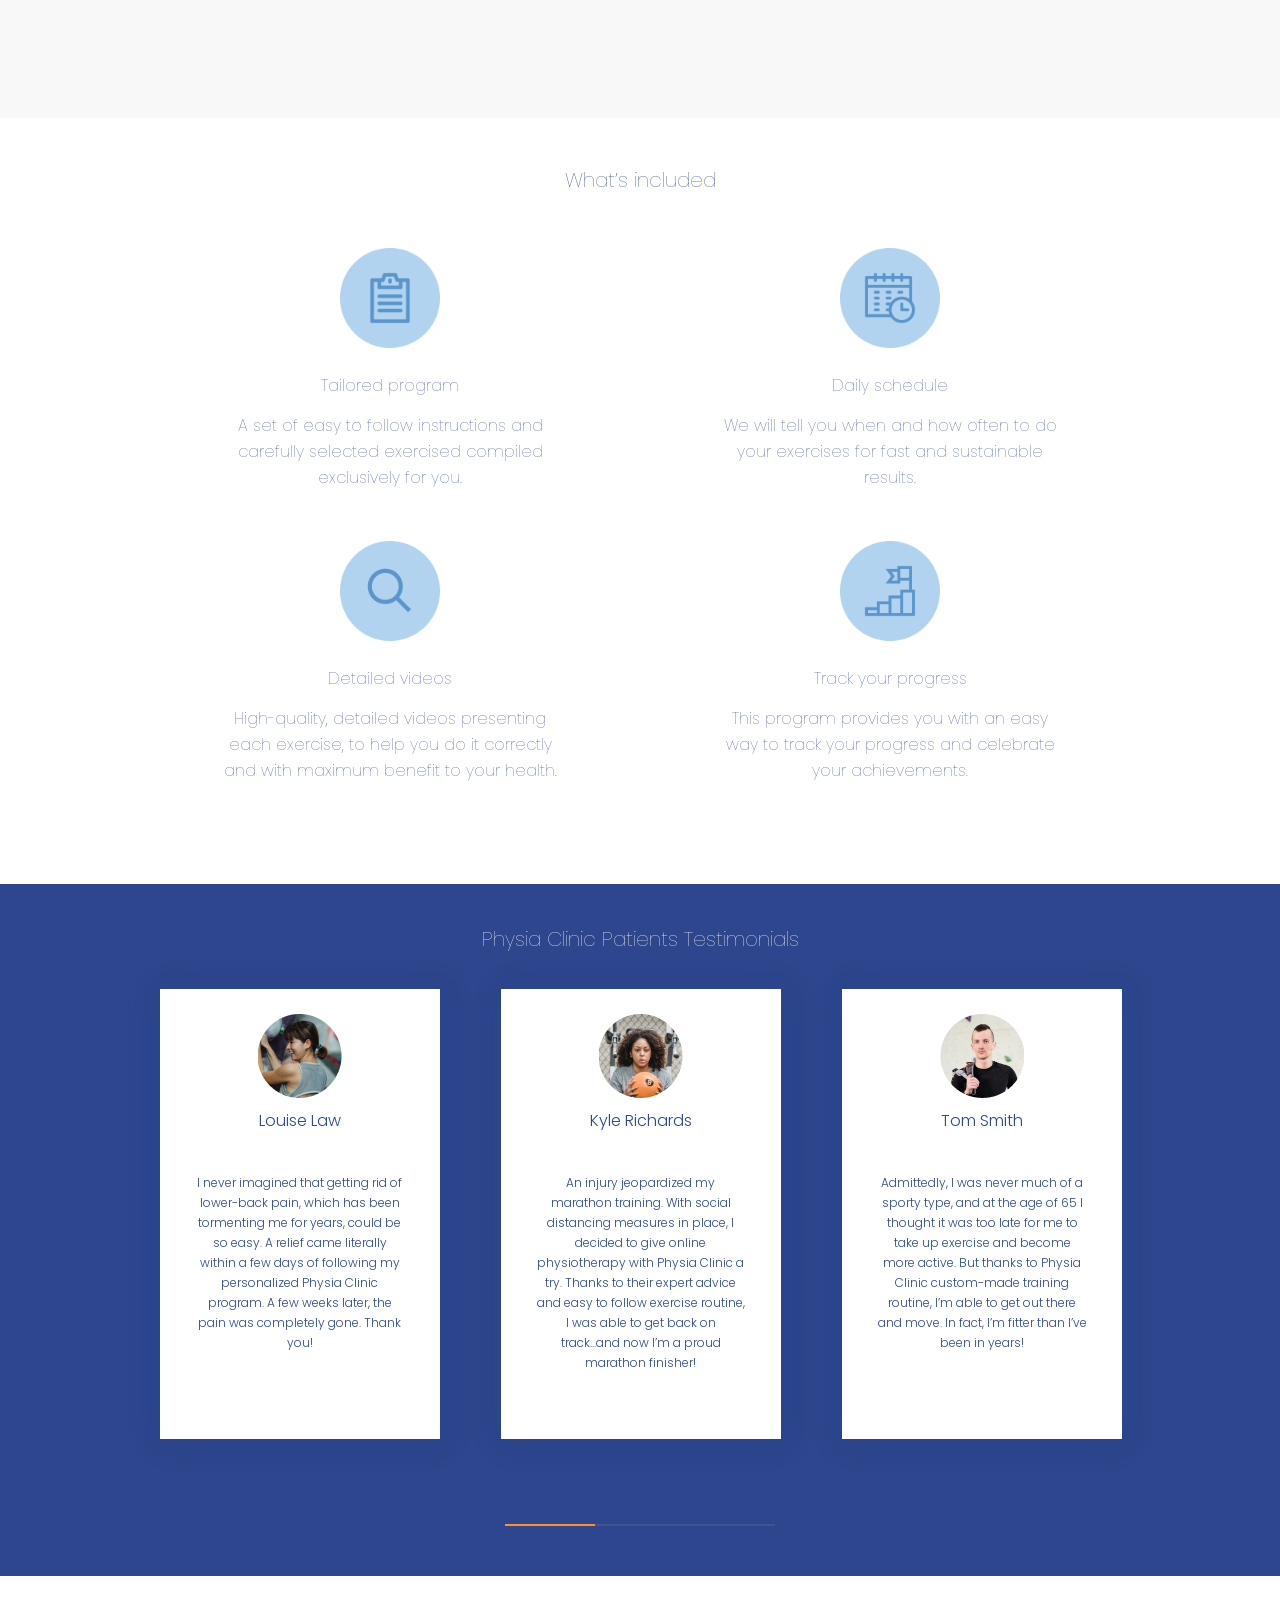
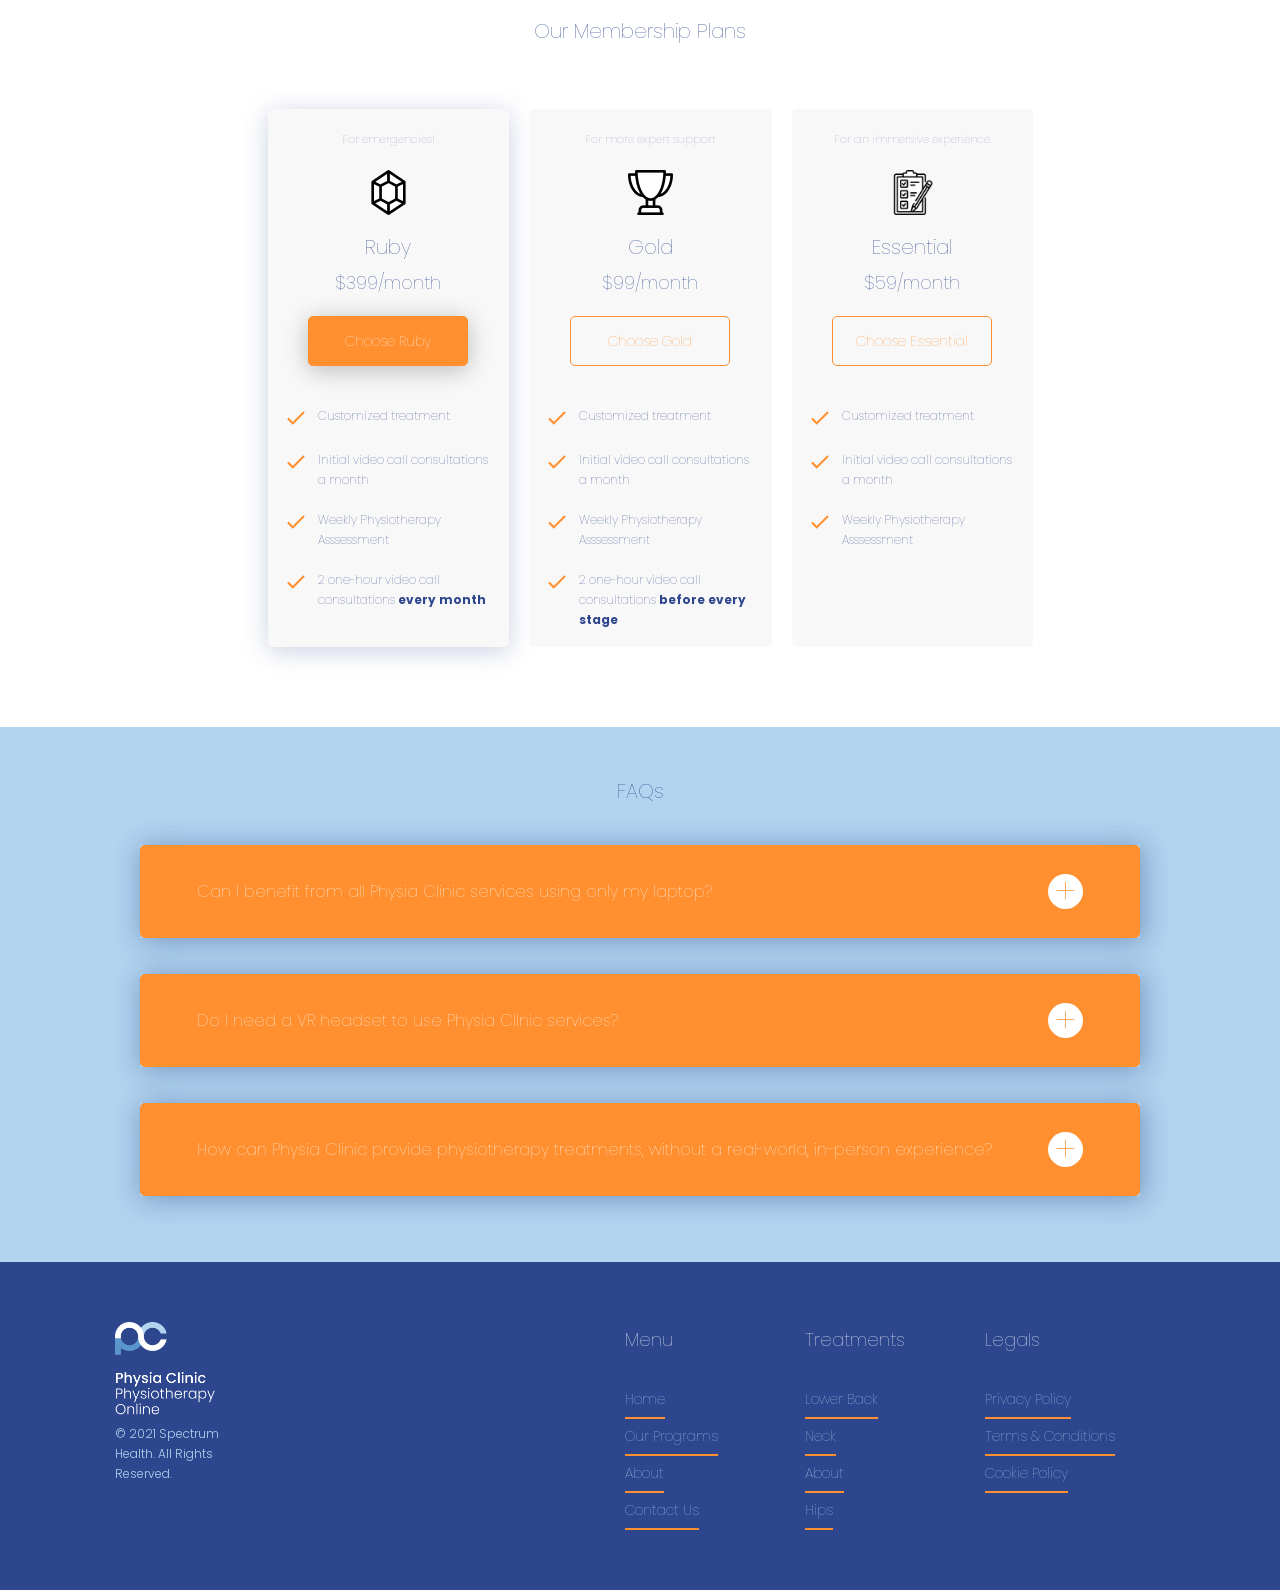
<file: arms_program.html>
<!DOCTYPE html>
<html>
<head>
	<title>Arms Program</title>
    <meta charset="utf-8">
    <meta name="viewport" content="width=device-width, initial-scale=1.0">
    <link rel="stylesheet" type="text/css" href="assets/css/common.css">
    <link rel="stylesheet" type="text/css" href="assets/css/arms_program.css">
    <link href='https://fonts.googleapis.com/css?family=Poppins' rel='stylesheet'>


    <link rel="stylesheet" href="https://cdnjs.cloudflare.com/ajax/libs/OwlCarousel2/2.3.4/assets/owl.carousel.min.css">

</head>
<body>
    <!-- header section start -->
    <header>
        <div class="header_main">
            <a href="index.html" class="header_logo">
                <img class="light_logo" src="assets/images/logo.png">
                <img class="dark_logo" src="assets/images/dark_logo.png">
            </a>
            <div class="header_items">
                <a href="our_programs.html">Programs</a>
                <!-- <a>Memberships</a> -->
                <a href="about.html">About</a>
                <a href="contact_us.html">Contact Us</a>
            </div>
            <div class="header_icons">
                <div class="icons icon_show">
                    <a href="landing.html"><img src="assets/images/header1.svg"></a>
                    <a href="cart_empty.html"><img src="assets/images/cart.svg"></a>
                    <div class="log_pro">
                        <img src="assets/images/contact.svg" id="log_pro1">
                        <div class="profile_items" id="profile_items">
                            <a class="profile_item" href="profile.html">
                                <img src="assets/images/profile.png">
                                <p>Profile</p>
                            </a>
                            <a class="profile_item" href="payment.html">
                                <img src="assets/images/payment.png">
                                <p>Payments</p>
                            </a>
                            <a class="profile_item" href="membership.html">
                                <img src="assets/images/membership.png">
                                <p>Memberships</p>
                            </a>
                            <a class="profile_item" href="login.html">
                                <img src="assets/images/logout.png">
                                <p>Log out</p>
                            </a>
                        </div>
                    </div>
                </div>
                <div class="icons_hover">
                    <a href="landing.html"><img src="assets/images/header2.svg"></a>
                    <a href="cart_empty.html"><img src="assets/images/cart1.svg"></a>
                    <div class="log_pro" id="log_pro">
                        <img src="assets/images/contact1.svg" id="log_pro2">
                        <div class="profile_items" id="profile_items">
                            <a class="profile_item" href="profile.html">
                                <img src="assets/images/profile.png">
                                <p>Profile</p>
                            </a>
                            <a class="profile_item" href="payment.html">
                                <img src="assets/images/payment.png">
                                <p>Payments</p>
                            </a>
                            <a class="profile_item" href="membership.html">
                                <img src="assets/images/membership.png">
                                <p>Memberships</p>
                            </a>
                            <a class="profile_item" href="login.html">
                                <img src="assets/images/logout.png">
                                <p>Log out</p>
                            </a>
                        </div>
                    </div>
                </div>
            </div>
            <div class="hamburger">
                <img class="hamburger_btn" src="assets/images/hamburger.svg">
                <div class="nav_mob">
                    <div class="mob_up">
                        <div><a href="index.html"><img src="assets/images/dark_logo.png"></a></div>
                        <div class="close"><img src="assets/images/close.svg"></div>
                    </div>
                    <div class="mob_down">
                        <div class="">
                            <div class="nav_our nav_pro">
                                <a href="our_programs.html">Our programs</a>
                                <div class="arrow_down"><img src="assets/images/arrow_up.svg"></div>
                                <div class="arrow_up"><img src="assets/images/arrow.svg"></div>
                            </div>
                            <div class="nav_our_detail">
                                <a class="nav_pro lower_back" href="lower_back_program.html">Lower back Program</a>
                                <div class="nav_pro">
                                    <a>Neck Program</a>
                                    <span>Coming Soon</span>
                                </div>
                                <div class="nav_pro">
                                    <a>Hips Program</a>
                                    <span>Coming Soon</span>
                                </div>
                            </div>
                        </div>
                        <a class="nav_pro" href="about.html">About</a>
                        <a class="nav_pro" href="contact_us.html">Contact Us</a>
                    </div>
                </div>
            </div>
        </div>
    </header>
    <!-- header section end -->

    <!-- hero section start -->
    <section class="hero">
        <div class="container hero_content">
            <p class="hero_title">Arms program</p>
            <p class="hero_sub">From $139/month</p>
            <button>Buy Now</button>
        </div>
    </section>

    <!-- about section start -->
    <section class="about">
        <div class="container about_content">
            <div class="about_left">
                <div class="left_row">How it works
                    <span><img src="assets/images/lower_arrow.png"></span>
                </div>
                <div class="left_row">What’s included
                    <span><img src="assets/images/lower_arrow.png"></span>
                </div>
                <div class="left_row memship">Membership Plans
                    <span><img src="assets/images/lower_arrow.png"></span>
                </div>
                <div class="left_row">FAQs
                    <span><img src="assets/images/lower_arrow.png"></span>
                </div>
            </div>
            <div class="about_right">
                <p>If there is one thing that you need to know about this lower back program, it’s that it works. Achieve almost instantaneous relief for your lower back in the comfort of your own home. Easy to follow instructions, guaranteed results.</p>
            </div>
        </div>
    </section>

    <!-- how section start  -->
    <section class="how">
        <p class="testimal_title">How it works</p>
        <section class="testimonials">
                <div id="customers-testimonials" class="owl-carousel">
                    <div class="item">
                        <div class="shadow-effect">
                            <div class="item-image">
                                <img src="assets/images/how1.png" >
                            </div>        
                            <div class="item-details">
                                <div class="title">1. Purchase the program</div>
                                <p class="content">This program includes an online consultation with a qualified therapist, and a set of clear video instructions for highly effective lower back exercises.</p>
                            </div>
                        </div>
                    </div>
                    <div class="item">
                        <div class="shadow-effect">
                            <div class="item-image">
                                <img src="assets/images/how2.png" >
                            </div>        
                            <div class="item-details">
                                <div class="title">2. Book a consultation</div>
                                <p class="content">Based on a one-on-one consultation with our expert, we will design a unique exercise program targeting your specific lower back problems. </p>
                            </div>
                        </div>
                    </div>
                    <div class="item">
                        <div class="shadow-effect">
                            <div class="item-image">
                                <img src="assets/images/how3.png" >
                            </div>        
                            <div class="item-details">
                                <div class="title">3. Begin your therapy</div>
                                <p class="content">We will provide you with a custom-made set of precise instructions and exercise, which you will complete in the comfort of your home. </p>
                            </div>
                        </div>
                    </div>
                    <div class="item">
                        <div class="shadow-effect">
                            <div class="item-image">
                                <img src="assets/images/how4.png" >
                            </div>        
                            <div class="item-details">
                                <div class="title">4. Complete Questionnaire</div>
                                <p class="content">Need more feedback or additional information? Book a follow-up consultation with one of our experts. </p>
                            </div>
                        </div>
                    </div>
                    <div class="item">
                        <div class="shadow-effect">
                            <div class="item-image">
                                <img src="assets/images/how5.png" >
                            </div>        
                            <div class="item-details">
                                <div class="title">5. Follow up</div>
                                <p class="content">Need more feedback or additional information? Book a follow-up consultation with one of our experts. </p>
                            </div>
                        </div>
                    </div>
                </div>
              </div>
            </section>
    </section>
    
    <section class="include">
        <div class="container include_content">
            <p class="included_title">What’s included</p>
            <div class="include_row">
                <div class="include_card">
                    <img src="assets/images/in_pro.png">
                    <p class="include_title">Tailored program</p>
                    <p class="include_text">A set of easy to follow instructions and carefully selected exercised compiled exclusively for you.</p>
                </div>
                <div class="include_card">
                    <img src="assets/images/in_sche.png">
                    <p class="include_title">Daily schedule</p>
                    <p class="include_text">We will tell you when and how often to do your exercises for fast and sustainable results.</p>
                </div>
            </div>
            <div class="include_row">
                <div class="include_card">
                    <img src="assets/images/in_video.png">
                    <p class="include_title">Detailed videos</p>
                    <p class="include_text">High-quality, detailed videos presenting each exercise, to help you do it correctly and with maximum benefit to your health.</p>
                </div>
                <div class="include_card"   >
                    <img src="assets/images/in_track.png">
                    <p class="include_title">Track your progress</p>
                    <p class="include_text">This program provides you with an easy way to track your progress and celebrate your achievements.</p>
                </div>
            </div>
        </div>
    </section>

    <!-- testimal section start -->
    <section class="testimal">
        <div class="container testimal_container">
            <p class="testimal_title">Physia Clinic Patients Testimonials</p>
            <div class="testimal_main">
                <div class="testimal_slider owl-carousel">
                    <div class="card">
                        <div class="card_item card_1">
                            <div class="img">
                                <img src="assets/images/testimal1.png" alt="">
                            </div>
                            <div class="content">
                                <div class="title">
                                    Louise Law
                                </div>
                                <p>
                                    I never imagined that getting rid of lower-back pain, which has been tormenting me for years, could be so easy. A relief came literally within a few days of following my personalized Physia Clinic program. A few weeks later, the pain was completely gone. Thank you!
                                </p>
                            </div>
                        </div>
                    </div>
                    <div class="card">
                        <div class="card_item">
                            <div class="img">
                                <img src="assets/images/testimal2.png" alt="">
                            </div>
                            <div class="content">
                                <div class="title">
                                    Kyle Richards
                                </div>
                                <p>
                                    An injury jeopardized my marathon training. With social distancing measures in place, I decided to give online physiotherapy with Physia Clinic a try.  Thanks to their expert advice and easy to follow exercise routine, I was able to get back on track...and  now I’m a proud marathon finisher!
                                </p>
                            </div>
                        </div>
                        
                    </div>
                    <div class="card">
                        <div class="card_item">
                            <div class="img">
                                <img src="assets/images/testimal3.png" alt="">
                            </div>
                            <div class="content">
                                <div class="title">
                                    Tom Smith
                                </div>
                                <p>
                                    Admittedly, I was never much of a sporty type, and at the age of 65 I thought it was too late for me to take up exercise and become more active. But thanks to Physia Clinic custom-made training routine, I’m able to get out there and move. In fact, I’m fitter than I’ve been in years!
                                </p>
                            </div>
                        </div>
                    </div>
                </div>
                <div class="testimal_prog">
                    <div class="testimal_real"></div>
                </div>
            </div>
        </div>
    </section>

    <!-- membership section start -->
    <section class="membership">
        <div class="container mem_content">
            <p class="membership_title">Our Membership Plans</p>
            <div class="member_items">
                <div class="member_card">
                    <p class="mem_name">For emergencies!</p>
                    <img src="assets/images/mem_ruby.png">
                    <p class="mem_cardname">Ruby</p>
                    <p class="mem_cardunit">$399/month</p>
                    <button>Choose Ruby</button>
                    <div class="mem_cardtext">
                        <img src="assets/images/mem_tick.png">
                        <span>Customized treatment</span>
                    </div>
                    <div class="mem_cardtext">
                        <img src="assets/images/mem_tick.png">
                        <span>Initial video call consultations a month</span>
                    </div>
                    <div class="mem_cardtext">
                        <img src="assets/images/mem_tick.png">
                        <span>Weekly Physiotherapy Asssessment</span>
                    </div>
                    <div class="mem_cardtext">
                        <img src="assets/images/mem_tick.png">
                        <span>2 one-hour video call consultations <b> every month </b></span>
                    </div>
                </div>
                <div class="member_card">
                    <p class="mem_name">For more expert support</p>
                    <img src="assets/images/mem_tro.png">
                    <p class="mem_cardname">Gold</p>
                    <p class="mem_cardunit">$99/month</p>
                    <button>Choose Gold</button>
                    <div class="mem_cardtext">
                        <img src="assets/images/mem_tick.png">
                        <span>Customized treatment</span>
                    </div>
                    <div class="mem_cardtext">
                        <img src="assets/images/mem_tick.png">
                        <span>Initial video call consultations a month</span>
                    </div>
                    <div class="mem_cardtext">
                        <img src="assets/images/mem_tick.png">
                        <span>Weekly Physiotherapy Asssessment</span>
                    </div>
                    <div class="mem_cardtext">
                        <img src="assets/images/mem_tick.png">
                        <span>2 one-hour video call consultations <b> before every stage </b></span>
                    </div>  
                </div>
                <div class="member_card">
                    <p class="mem_name">For an immersive experience</p>
                    <img src="assets/images/mem_essential.png">
                    <p class="mem_cardname">Essential</p>
                    <p class="mem_cardunit">$59/month</p>
                    <button>Choose Essential</button>
                    <div class="mem_cardtext">
                        <img src="assets/images/mem_tick.png">
                        <span>Customized treatment</span>
                    </div>
                    <div class="mem_cardtext">
                        <img src="assets/images/mem_tick.png">
                        <span>Initial video call consultations a month</span>
                    </div>
                    <div class="mem_cardtext">
                        <img src="assets/images/mem_tick.png">
                        <span>Weekly Physiotherapy Asssessment</span>
                    </div>
                </div>
            </div>
        </div>
    </section>
    <!-- FAQ section start  -->
    <section class="faq">
        <div class="container faq_content">
            <p class="faq_title">FAQs</p>
            <div class="faq_item">
                <div class="faq_header faq_round">
                    <p>Can I benefit from all Physia Clinic services using only my laptop?</p>
                    <span>+</span>
                </div>
                <div class="faq_main faq_hide">
                    <div class="faq_text">
                        Yes. A laptop, a smartphone or a tablet equipped with a camera and a microphone is all you need to use Physia Clinic services. 
                    </div>
                </div>
            </div>
            <div class="faq_item">
                <div class="faq_header faq_round">
                    <p>Do I need a VR headset to use Physia Clinic services?</p>
                    <span>+</span>
                </div>
                <div class="faq_main faq_hide">
                    <div class="faq_text faq_hide">
                        Yes. A laptop, a smartphone or a tablet equipped with a camera and a microphone is all you need to use Physia Clinic services. 
                    </div>
                </div>
            </div>
            <div class="faq_item">
                <div class="faq_header faq_round">
                    <p>How can Physia Clinic provide physiotherapy treatments, without a real-world, in-person experience?</p>
                    <span>+</span>
                </div>
                <div class="faq_main faq_hide">
                    <div class="faq_text faq_hide">
                        Yes. A laptop, a smartphone or a tablet equipped with a camera and a microphone is all you need to use Physia Clinic services. 
                    </div>
                </div>
            </div>
        </div>
    </section>

    <!-- footer section start -->
    <footer>
        <div class="footer_desk">
            <div class="footer_left">
                <img src="assets/images/footer_logo.png">
                <p class="logo_below">© 2021 Spectrum Health. All Rights Reserved.</p>
            </div>
            <div class="footer_right">
                <div class="footer_part">
                    <p class="footer_title">Menu</p>
                    <a class="footer_link" href="index.html">Home</a>
                    <a class="footer_link" href="our_programs.html">Our Programs</a>
                    <a class="footer_link" href="about.html">About</a>
                    <a class="footer_link" href="contact_us.html">Contact Us</a>
                </div>
                <div class="footer_part">
                    <p class="footer_title">Treatments</p>
                    <a class="footer_link" href="lower_back_program.html">Lower Back</a>
                    <a class="footer_link inactive" href="#">Neck</a>
                    <a class="footer_link inactive" href="about.html">About</a>
                    <a class="footer_link hips" href="#">Hips</a>
                </div>
                <div class="footer_part legals">
                    <p class="footer_title">Legals</p>
                    <a class="footer_link" href="#">Privacy Policy</a>
                    <a class="footer_link" href="#">Terms & Conditions</a>
                    <a class="footer_link" href="#">Cookie Policy</a>
                </div>
            </div>
        </div>
        <div class="yellow_footer">
            <div class="footer_tal">
                <p>Privacy Policy</p>
                <p>Terms & Conditions</p>
                <p>Cookie Policy</p>
            </div>
        </div>
    </footer>
    <!-- footer section end -->
</body>
<script src="https://ajax.googleapis.com/ajax/libs/jquery/3.5.1/jquery.min.js"></script>
<script type="text/javascript" src="assets/javascript/script.js"></script>
<script src="https://cdnjs.cloudflare.com/ajax/libs/OwlCarousel2/2.3.4/owl.carousel.min.js"></script>
<!-- <script type="text/javascript" src="assets/javascript/custom_carousel.js"></script> -->
<script src="assets/javascript/select-box.js"></script>
<script>
    $(function(){
        $('.owl-prev').css('display', 'none');
    });
    $(".testimal_slider").owlCarousel({
        loop: true,
        autoplay: true,
        autoplayTimeout: 3000,
        autoplayHoverPause: true,
        responsiveClass:true,
        responsive:{
            0:{
                items:1
            },
            600:{
                items:2
            },
            1024:{
                items:3
            }
        },
        onChange: function (elem) {
            var index = ( 1 + ( elem.property.value - Math.ceil( elem.item.count / 2 ) ) % elem.item.count || 0 ) || 1;
            // console.log(index);
            if(index == 1){
                $(".testimal_real").css("width","90px");
            }else if(index == 2){
                $(".testimal_real").css("width","180px")
            }else if(index == 3){
                $(".testimal_real").css("width","270px")
            }
        }
    });
    $('#customers-testimonials').owlCarousel( {
		loop: false,
		// center: true,
		items: 3,
		margin: 50,
		autoplay: false,
		dots:true,
        nav:true,
		// autoplayTimeout: 8500,
		// smartSpeed: 450,
  	    navText: ['<img src = "assets/images/circle_prev.png"/>','<img src = "assets/images/circle_next.png"/>'],
		responsive: {
			0: {
				items: 1
			},
			768: {
				items: 2
			},
			1170: {
				items: 3
			}
		},
        onChange: function (elem) {
            var index = ( 1 + ( elem.property.value - Math.ceil( elem.item.count / 2 ) ) % elem.item.count || 0 ) || 1;
            console.log(elem.property.value);
            console.log(elem.page.size);
            if(elem.property.value == 0){
                $('.owl-prev').css('display', 'none');
                $('.owl-next').css('display', '');
            } else if (elem.page.size + elem.property.value == elem.item.count){
                $('.owl-prev').css('display', '');
                $('.owl-next').css('display', 'none');
            } else {
                $('.owl-prev').css('display', '');
                $('.owl-next').css('display', '');
            }
        }
	});
    $(".faq_header span").click(function(){
        if($(this).text() == "+"){
            $(this).html("-");
            $(this).parent(".faq_header").css("border-radius","5px 5px 0 0")
            $(this).parents(".faq_item").find(".faq_main").css({"height":"200px","opacity":"1"})
            $(this).parents(".faq_item").find(".faq_text").css({"display":"block","height":"50px","opacity":"1"})
        }else{
            $(this).html("+");
            $(this).parent(".faq_header").css("border-radius","5px")
            $(this).parents(".faq_item").find(".faq_main").css("height","0")
            $(this).parents(".faq_item").find(".faq_text").css("display","none")
        }
    })

</script>
</html>
</file>
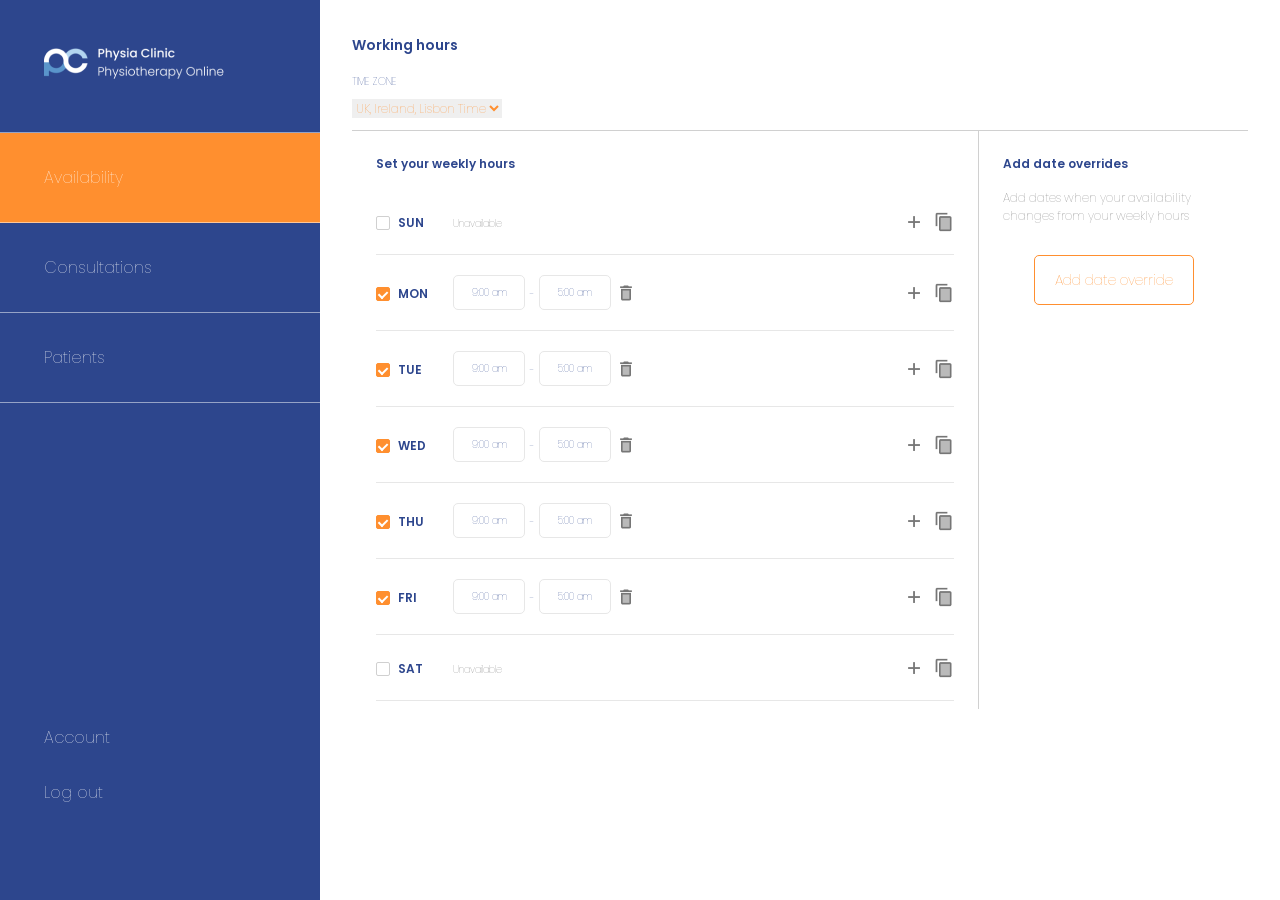
<file: availability.html>
<!DOCTYPE html>
<html>
<head>
	<title>Availability</title>
    <meta charset="utf-8">
    <meta name="viewport" content="width=device-width, initial-scale=1.0">
    <link rel="stylesheet" type="text/css" href="assets/css/clinical/common.css">
    <link rel="stylesheet" type="text/css" href="assets/css/clinical/availability.css">
    <link href='https://fonts.googleapis.com/css?family=Poppins' rel='stylesheet'>
    <link rel="stylesheet" href="https://cdnjs.cloudflare.com/ajax/libs/font-awesome/4.7.0/css/font-awesome.min.css">
</head>
<body>
    <div class="clinical">
        <!-- left panel -->
        <aside class="clinical_left">
            <!-- navbar top -->
            <div class="top-nav">
                <a class="navlink_img" href="clinical_panel.html"><img src="assets/images/clinical/white_logo.png" alt=""></a>
                <a class="navlink nav_active" href="availability.html">Availability</a>
                <a class="navlink" href="consolution.html">Consultations</a>
                <a class="navlink" href="patients.html">Patients</a>
            </div>
            <!-- navbar bottom -->
            <div class="bottom-nav">
                <a class="bottom_link" href="">Account</a>
                <a class="bottom_link" href="">Log out</a>
            </div>
        </aside>
        <!--  right panel -->
        <main class="clinical_right">
            <div class="container-1">
                <div class="container-2">
                    <h4 class="heading-1">Working hours</h4>
                    <p class="para-1">TIME ZONE</p>
                    <section>
                        <select class="timezone"> 
                            <option value="1" selected>UK, Ireland, Lisbon Time</option>
                            <option value="2">section1</option>
                            <option value="3">section2</option>
                            <option value="4">section3</option>
                            <option value="5">section4</option>
                        </select>
                    </section>
                    <!--  setting weekly hours -->
                    <div class="grid-1">
                        <!--  setting weekly hours left -->
                        <div>
                            <h4 class="heading-2">Set your weekly hours</h4>
                            <ul class="list-1">
                                <li>
                                    <div class="flex-1">
                                        <div>
                                            <div class="flex-2">
                                                <div>
                                                    <div class="flex-3">
                                                        <div><label class="checkbox"><input type="checkbox" name="" /><span></span></label></div>
                                                        <div><span class="day">sun</span></div>
                                                    </div>
                                                </div>
                                                <div>
                                                    <div class="flex-4">
                                                        <div class="unavailable"><span>Unavailable</span></div>
                                                    </div>
                                                </div>
                                            </div>
                                        </div>
                                        <div>
                                            <div class="flex-5">
                                                <div class="plus"><img src="assets/images/plus.png" alt="" /></div>
                                                <div class="copy"><img src="assets/images/copy.png" alt="" /></div>
                                            </div>
                                        </div>
                                    </div>
                                </li>
                                <li>
                                    <div class="flex-1">
                                        <div>
                                            <div class="flex-2">
                                                <div>
                                                    <div class="flex-3">
                                                        <div><label class="checkbox"><input type="checkbox" checked="checked" name="" /><span></span></label></div>
                                                        <div><span class="day">mon</span></div>
                                                    </div>
                                                </div>
                                                <div>
                                                    <div class="flex-4">
                                                        <div class="time" ><input type="text" value="9:00 am" /></div>
                                                        <div class="hyphen"><span>-</span></div>
                                                        <div class="time" ><input type="text" value="5:00 am" /></div>
                                                        <div class="trash"><img src="assets/images/trash.png" alt="" /></div>
                                                    </div>
                                                </div>
                                            </div>
                                        </div>
                                        <div>
                                            <div class="flex-5">
                                                <div class="plus"><img src="assets/images/plus.png" alt="" /></div>
                                                <div class="copy"><img src="assets/images/copy.png" alt="" /></div>
                                            </div>
                                        </div>
                                    </div>
                                </li>
                                <li>
                                    <div class="flex-1">
                                        <div>
                                            <div class="flex-2">
                                                <div>
                                                    <div class="flex-3">
                                                        <div><label class="checkbox"><input type="checkbox" checked="checked" name="" /><span></span></label></div>
                                                        <div><span class="day">tue</span></div>
                                                    </div>
                                                </div>
                                                <div>
                                                    <div class="flex-4">
                                                        <div class="time" ><input type="text" value="9:00 am" /></div>
                                                        <div class="hyphen"><span>-</span></div>
                                                        <div class="time" ><input type="text" value="5:00 am" /></div>
                                                        <div class="trash"><img src="assets/images/trash.png" alt="" /></div>
                                                    </div>
                                                </div>
                                            </div>
                                        </div>
                                        <div>
                                            <div class="flex-5">
                                                <div class="plus"><img src="assets/images/plus.png" alt="" /></div>
                                                <div class="copy"><img src="assets/images/copy.png" alt="" /></div>
                                            </div>
                                        </div>
                                    </div>
                                </li>
                                <li>
                                    <div class="flex-1">
                                        <div>
                                            <div class="flex-2">
                                                <div>
                                                    <div class="flex-3">
                                                        <div><label class="checkbox"><input type="checkbox" checked="checked" name="" /><span></span></label></div>
                                                        <div><span class="day">wed</span></div>
                                                    </div>
                                                </div>
                                                <div>
                                                    <div class="flex-4">
                                                        <div class="time" ><input type="text" value="9:00 am" /></div>
                                                        <div class="hyphen"><span>-</span></div>
                                                        <div class="time" ><input type="text" value="5:00 am" /></div>
                                                        <div class="trash"><img src="assets/images/trash.png" alt="" /></div>
                                                    </div>
                                                </div>
                                            </div>
                                        </div>
                                        <div>
                                            <div class="flex-5">
                                                <div class="plus"><img src="assets/images/plus.png" alt="" /></div>
                                                <div class="copy"><img src="assets/images/copy.png" alt="" /></div>
                                            </div>
                                        </div>
                                    </div>
                                </li>
                                <li>
                                    <div class="flex-1">
                                        <div>
                                            <div class="flex-2">
                                                <div>
                                                    <div class="flex-3">
                                                        <div><label class="checkbox"><input type="checkbox" checked="checked" name="" /><span></span></label></div>
                                                        <div><span class="day">thu</span></div>
                                                    </div>
                                                </div>
                                                <div>
                                                    <div class="flex-4">
                                                        <div class="time" ><input type="text" value="9:00 am" /></div>
                                                        <div class="hyphen"><span>-</span></div>
                                                        <div class="time" ><input type="text" value="5:00 am" /></div>
                                                        <div class="trash"><img src="assets/images/trash.png" alt="" /></div>
                                                    </div>
                                                </div>
                                            </div>
                                        </div>
                                        <div>
                                            <div class="flex-5">
                                                <div class="plus"><img src="assets/images/plus.png" alt="" /></div>
                                                <div class="copy"><img src="assets/images/copy.png" alt="" /></div>
                                            </div>
                                        </div>
                                    </div>
                                </li>
                                <li>
                                    <div class="flex-1">
                                        <div>
                                            <div class="flex-2">
                                                <div>
                                                    <div class="flex-3">
                                                        <div><label class="checkbox"><input type="checkbox" checked="checked" name="" /><span></span></label></div>
                                                        <div><span class="day">fri</span></div>
                                                    </div>
                                                </div>
                                                <div>
                                                    <div class="flex-4">
                                                        <div class="time" ><input type="text" value="9:00 am" /></div>
                                                        <div class="hyphen"><span>-</span></div>
                                                        <div class="time" ><input type="text" value="5:00 am" /></div>
                                                        <div class="trash"><img src="assets/images/trash.png" alt="" /></div>
                                                    </div>
                                                </div>
                                            </div>
                                        </div>
                                        <div>
                                            <div class="flex-5">
                                                <div class="plus"><img src="assets/images/plus.png" alt="" /></div>
                                                <div class="copy"><img src="assets/images/copy.png" alt="" /></div>
                                            </div>
                                        </div>
                                    </div>
                                </li>
                                <li>
                                    <div class="flex-1">
                                        <div>
                                            <div class="flex-2">
                                                <div>
                                                    <div class="flex-3">
                                                        <div><label class="checkbox"><input type="checkbox" name="" /><span></span></label></div>
                                                        <div><span class="day">sat</span></div>
                                                    </div>
                                                </div>
                                                <div>
                                                    <div class="flex-4">
                                                        <div class="unavailable"><span>Unavailable</span></div>
                                                    </div>
                                                </div>
                                            </div>
                                        </div>
                                        <div>
                                            <div class="flex-5">
                                                <div class="plus"><img src="assets/images/plus.png" alt="" /></div>
                                                <div class="copy"><img src="assets/images/copy.png" alt="" /></div>
                                            </div>
                                        </div>
                                    </div>
                                </li>
                            </ul>
                        </div>
                        <!--  setting weekly hours right -->
                        <div>
                            <h4 class="heading-2">Add date overrides</h4>
                            <p class="para-2">Add dates when your availability changes from your weekly hours</p>
                            <div class="text-center"><button id="open-calander" class="button-1">Add date override</button></div>
                        </div>
                    </div>
                    <!-- calander start -->
                    <div id="myModal" class="modal">
                        <div class="modal-content">
                            <section class="padding">
                                <h4 class="heading-3">Select the date(s) you want to assign specific hours</h4>
                                <div class="flex-6">
                                    <div><span class="month-year">November 2021</span></div>
                                    <div>
                                        <div class="flex-7">
                                            <div><button disabled><i class="fa fa-chevron-left" aria-hidden="true"></i></button></div>
                                            <div><button><i class="fa fa-chevron-right" aria-hidden="true"></i></button></div>
                                        </div>
                                    </div>
                                </div>
                                <!-- calander days start -->
                                <div class="calander-header">
                                    <div class="calander-day"><span>sun</span></div>
                                    <div class="calander-day"><span>sun</span></div>
                                    <div class="calander-day"><span>sun</span></div>
                                    <div class="calander-day"><span>sun</span></div>
                                    <div class="calander-day"><span>sun</span></div>
                                    <div class="calander-day"><span>sun</span></div>
                                    <div class="calander-day"><span>sun</span></div>
                                </div>
                                <!-- calander cells start -->
                                <div class="calander-body">
                                    <!-- row 1 -->
                                    <div class="calander-cell"></div>
                                    <div class="calander-cell"></div>
                                    <div class="calander-cell"></div>
                                    <div class="calander-cell"><span>1</span></div>
                                    <div class="calander-cell"><button>2</button></div>
                                    <div class="calander-cell"><button>3</button></div>
                                    <div class="calander-cell"><button>4</button></div>
                                    <!-- row 2 -->
                                    <div class="calander-cell"><button>5</button></div>
                                    <div class="calander-cell"><button>6</button></div>
                                    <div class="calander-cell"><button>7</button></div>
                                    <div class="calander-cell"><button>8</button></div>
                                    <div class="calander-cell"><button>9</button></div>
                                    <div class="calander-cell"><button>10</button></div>
                                    <div class="calander-cell"><button>11</button></div>
                                    <!-- row 3 -->
                                    <div class="calander-cell"><button>12</button></div>
                                    <div class="calander-cell"><button>13</button></div>
                                    <div class="calander-cell"><button>14</button></div>
                                    <div class="calander-cell"><button>15</button></div>
                                    <div class="calander-cell"><button>16</button></div>
                                    <div class="calander-cell"><button>17</button></div>
                                    <div class="calander-cell"><button>18</button></div>
                                    <!-- row 4 -->
                                    <div class="calander-cell"><button>19</button></div>
                                    <div class="calander-cell"><button>20</button></div>
                                    <div class="calander-cell"><button>21</button></div>
                                    <div class="calander-cell"><button>22</button></div>
                                    <div class="calander-cell"><button>23</button></div>
                                    <div class="calander-cell"><button>24</button></div>
                                    <div class="calander-cell"><button>25</button></div>
                                    <!-- row 5 -->
                                    <div class="calander-cell"><button>26</button></div>
                                    <div class="calander-cell"><button>27</button></div>
                                    <div class="calander-cell"><button>28</button></div>
                                    <div class="calander-cell"><button class="active">29</button></div>
                                    <div class="calander-cell"><button>30</button></div>
                                    <div class="calander-cell"></div>
                                    <div class="calander-cell"></div>
                                </div>
                            </section>
                            <!-- calander-footer start -->
                            <section class="calander-footer">
                                <div class="padding">
                                    <h4 class="heading-4">What hours are you available?</h4>
                                    <ul class="list-2">
                                        <li>
                                            <div class="flex-1">
                                                <div>
                                                    <div class="flex-2">
                                                        <div>
                                                            <div class="flex-4">
                                                                <div class="time" ><input type="text" value="9:00 am" /></div>
                                                                <div class="hyphen"><span>-</span></div>
                                                                <div class="time" ><input type="text" value="5:00 am" /></div>
                                                                <div class="trash"><img src="assets/images/trash.png" alt="" /></div>
                                                            </div>
                                                        </div>
                                                    </div>
                                                </div>
                                                <div>
                                                    <div class="flex-5">
                                                        <div class="plus"><img src="assets/images/plus.png" alt="" /></div>
                                                    </div>
                                                </div>
                                            </div>
                                        </li>
                                    </ul>
                                </div>
                            </section>
                            <section>
                                <div class="grid-2">
                                    <div><button id="close-calander" class="btn button-2">Cancel</button></div>
                                    <div><button class="btn button-3">Apply</button></div>
                                </div>
                            </section>
                            <!-- calander-footer end -->
                        </div>
                    </div>
                    <!-- calander end -->
                </div>
            </div>
        </main>
    </div>
    <script>
        /* calander start */
        var calander = document.getElementById("myModal");
        var open_calander = document.getElementById("open-calander");
        var close_calander = document.getElementById("close-calander");
        open_calander.onclick = function() {
            calander.style.display = "block";
        }
        close_calander.onclick = function() {
            calander.style.display = "none";
        }
        window.onclick = function(event) {
            if (event.target == calander) {
                calander.style.display = "none";
            }
        }
    </script>    
</body>
</html>
</file>
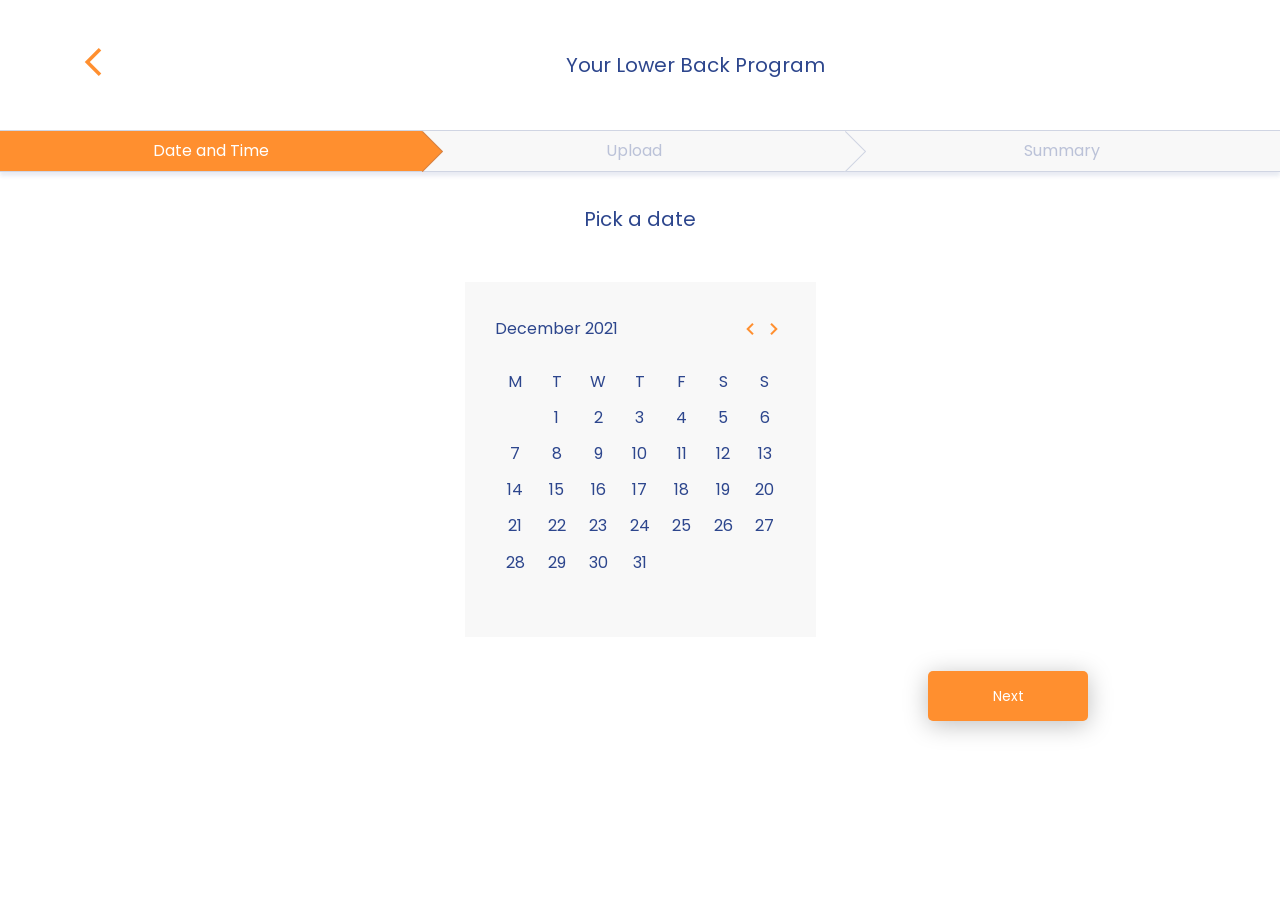
<file: book_consul.html>
<!DOCTYPE html>
<html>
<head>
	<title>Book Consultation</title>
    <meta charset="utf-8">
    <meta name="viewport" content="width=device-width, initial-scale=1.0">
    <!-- <link rel="stylesheet" type="text/css" href="assets/css/common.css"> -->
    <link rel="stylesheet" type="text/css" href="assets/css/book_consul.css">
    <link href='https://fonts.googleapis.com/css?family=Poppins' rel='stylesheet'>

</head>
<body>
    <!-- header section start -->
    <header>
        <div class="back">
            <img src="assets/images/back.png">
        </div>
        <p>
            Your Lower Back Program
        </p>
    </header>

    <!-- main section start -->
    <div class="line">
        <div class="sq_tri">
            <div class="sq active">
            Date and Time
            </div>
            <div class="tri active"></div>
        </div>
        <div class="sq_tri2">
            <div class="sq2 inactive">
            Upload
            </div>
            <div class="tri2 inactive"></div>
        </div>
        <div class="sq_tri3 inactive">
            Summary
        </div>
      </div>

    <!-- date and time section -->
    <div class="date_time container">
        <div class="pick">
            <div class="date">
                <p class="date_name">Pick a date</p>
                <div class="calendar">
                    <div class="group header">
                        <p class="left monthname pointer"></p>
                        <p class="left pointer minusmonth">
                            <img src="assets/images/cal_before.png">
                        </p>
                        <p class="right pointer addmonth">                            
                            <img src="assets/images/cal_next.png">
                        </p>
                    </div>
                    <ul class="group">
                        <li>M</li>
                        <li>T</li>
                        <li>W</li>
                        <li>T</li>
                        <li>F</li>
                        <li>S</li>
                        <li>S</li>
                    </ul>
                </div>
            </div>
            <div class="time">
                <p class="time_name">Pick a time</p>
                <div class="time_slot">
                    <div class="slot_row">
                        <p>08:00 am</p>
                        <p>09:00 am</p>
                    </div>
                    <div class="slot_row">
                        <p>10:00 am</p>
                        <p>11:00 am</p>
                    </div>
                    <div class="slot_row">
                        <p>02:00 pm</p>
                        <p>03:00 pm</p>
                    </div>
                    <div class="slot_row">
                        <p>04:00 pm</p>
                        <p>05:00 pm</p>
                    </div>
                    <div class="slot_row">
                        <p>06:00 pm</p>
                        <p>07:00 pm</p>
                    </div>
                </div>
            </div>
        </div>
        <div class="btn_next">
            <button>Next</button>
        </div>
    </div>

    <!-- upload section -->
    <div class="upload container">
        <p class="upload_title">Upload documents (optional)</p>
        <p class="upload_text">Upload your x-rays and MRI scans, doctors’ opinions and other medical documentation. It will help your Physia Clinic expert provide you with an accurate diagnosis and treatment recommendation.</p>
        <div class="upload_part">
            <input type="file">
            <img src="assets/images/upload.png">
            <p>Upload here</p>
        </div>
        <p class="upload_text">
            * Your data is secure with us, as outlined in our <span class="yellow"> Privacy Policy </span>
        </p>
        <div class="btn_group">
            <button class="group_back">Back</button>
            <button class="group_next">Next</button>
        </div>
    </div>

    <!-- confirm section start -->
    <div class="confirm container">
        <p class="confirm_title">Summary</p>
        <div class="change_date">
            <div class="date_title">
                <img src="assets/images/calendar.png">
                <p>April 17</p>
            </div>
            <a href="#">change</a>
        </div>
        <div class="change_time">
            <div class="time_title">
                <img src="assets/images/clock.png">
                <p>11:00 am</p>
            </div>
            <a href="#">change</a>
        </div>
        <div class="change_doc">
            <div class="doc_title">
                <img src="assets/images/document.png">
                <p>Doc./certs</p>
            </div>
            <a href="#">change</a>
        </div>
        <div class="btn_booking">
            <button>Confirm Booking</button>
        </div>
    </div>

    <!-- reset popup -->
    <div id="book_popup" class="book_popup">
        <div class="book_content">
            <img src="assets/images/book_cong.png">
            <p class="book_title">Congrats!</p>
            <p class="book_text">You’ve booked your initial consultation.</p>
            <button class="btn_add">Add to Calendar</button>
            <button class="btn_close">Close</button>
        </div>
    </div>

</body>
<script src="https://ajax.googleapis.com/ajax/libs/jquery/3.5.1/jquery.min.js"></script>
<script>
    $(document).ready(function(){
        $(".back img").click(function(){
            window.location.href = "initial_consul.html";
        });
        
        $(".btn_booking button").click(function(){
            $(".book_popup").css("display", "block");
        });
        // $(".forgot_content button").click(function(){
        //     $(".forgot_popup").css("display", "none");
        // });.

        $(".btn_add").click(function(){
            window.location.href = "final_consul.html";
        });
        $(".btn_close").click(function(){
            window.location.href = "final_consul.html";
        });
    });
    var reset = document.getElementById("book_popup");

     // When the user clicks anywhere outside of the modal, close it
    window.onclick = function(event) {
        if (event.target == reset) {
            reset.style.display = "none";
        }
    }

    //stepper 
    $(window).resize(function(){
        if($(window).width() < 600){
            var fff = $(".sq").width() - 6;
            $(".tri").css("left",fff + "px");

            var ffff = $(".sq2").width() - 6;
            $(".tri2").css("left",ffff + "px");

            $(window).resize(function(){
                var ffff = $(".sq").width() - 6;
                $(".tri").css("left",ffff + "px");

                var fff = $(".sq2").width() - 6;
                $(".tri2").css("left",fff + "px");
            });
        }else{
            var asdf = $(".sq").width() - 14;
            $(".tri").css("left",asdf + "px");

            var asd = $(".sq2").width() - 14;
            $(".tri2").css("left",asd + "px");

            $(window).resize(function(){
                var asdf = $(".sq").width() - 14;
                $(".tri").css("left",asdf + "px");

                var asd = $(".sq2").width() - 14;
                $(".tri2").css("left",asd + "px");
            })
        }
    });
    $(document).ready(function(){
        if($(window).width() < 600){
            var fff = $(".sq").width() - 6;
            $(".tri").css("left",fff + "px");

            var ffff = $(".sq2").width() - 6;
            $(".tri2").css("left",ffff + "px");
        }else{
            var asdf = $(".sq").width() - 14;
            $(".tri").css("left",asdf + "px");

            var asd = $(".sq2").width() - 14;
            $(".tri2").css("left",asd + "px");
        }
        
    });

    //main activity
    $(document).ready(function(){
        $(".btn_next button").click(function(){
            $(".date_time").css("display","none")
            $(".upload").css("display","flex");

            $(".sq2").css("color", "#fff");
            $(".sq2").addClass("active");
            $(".tri2").addClass("active");
            $(".sq2").removeClass("inactive");
            $(".tri2").removeClass("inactive");

            $(".sq").css("color","#2D468D");
            $(".sq").addClass("inactive");
            $(".tri").addClass("inactive");
            $(".sq").removeClass("active");
            $(".tri").removeClass("active");

            //to first step
            $(".sq_tri").click(function(){
                $(".upload").css("display","none");
                $(".date_time").css("display","block");

                $(".sq2").css("color", "rgba(45, 70, 141, 0.3)");
                $(".sq2").addClass("inactive");
                $(".tri2").addClass("inactive");
                $(".sq2").removeClass("active");
                $(".tri2").removeClass("active");

                $(".sq").css("color","#fff");
                $(".sq").addClass("active");
                $(".tri").addClass("active");
                $(".sq").removeClass("inactive");
                $(".tri").removeClass("inactive");
            })
        });
        
        $(".group_back").click(function(){
            $(".upload").css("display","none");
            $(".date_time").css("display","block");

            $(".sq2").css("color", "rgba(45, 70, 141, 0.3)");
            $(".sq2").addClass("inactive");
            $(".tri2").addClass("inactive");
            $(".sq2").removeClass("active");
            $(".tri2").removeClass("active");

            $(".sq").css("color","#fff");
            $(".sq").addClass("active");
            $(".tri").addClass("active");
            $(".sq").removeClass("inactive");
            $(".tri").removeClass("inactive");
        });

        $(".group_next").click(function(){
            $(".upload").css("display","none");
            $(".confirm").css("display","block");

            $(".sq2").css("color", "#2D468D");
            $(".sq2").addClass("inactive");
            $(".tri2").addClass("inactive");
            $(".sq2").removeClass("active");
            $(".tri2").removeClass("active");

            $(".sq_tri3").css("color","#fff");
            $(".sq_tri3").addClass("active");
            $(".sq_tri3").removeClass("inactive");

            //to second step
            $(".sq_tri2").click(function(){
                $(".date_time").css("display","none")
                $(".confirm").css("display","none")
                $(".upload").css("display","flex");

                $(".sq2").css("color", "#fff");
                $(".sq2").addClass("active");
                $(".tri2").addClass("active");
                $(".sq2").removeClass("inactive");
                $(".tri2").removeClass("inactive");

                $(".sq_tri3").css("color","rgba(45, 70, 141, 0.3)");
                $(".sq_tri3").addClass("inactive");
                $(".sq_tri3").removeClass("active");
            })
        });
    })
</script>

<!-- calendar script -->
<script>
    var themonth = 1;
    renderCal(themonth);
    
    $('.minusmonth').click(function(){
        themonth += -1;
        renderCal(themonth);
    });
    
    $('.addmonth').click(function(){
        themonth += 1;
        renderCal(themonth);
    });
    
    function renderCal(themonth){
        $('.calendar li').remove();
        $('.calendar ul').append('<li>M</li><li>T</li><li>W</li><li>T</li><li>F</li><li>S</li> <li>S</li>');
        var d = new Date(),
            currentMonth = d.getMonth()+themonth, // get this month
            days = numDays(currentMonth,d.getYear()), // get number of days in the month
            fDay = firstDay(currentMonth,d.getYear())-1, // find what day of the week the 1st lands on
            months = ['January','February','March','April','May','June','July','August','September','October','November','December']; // month names
        
        $('.calendar p.monthname').text(months[currentMonth-1]+ " " + "2021"); // add month name to calendar
        
        for (var i=0;i<fDay-1;i++) { // place the first day of the month in the correct position
            $('<li class="empty">&nbsp;</li>').appendTo('.calendar ul');
        }
        
        for (var i = 1;i<=days;i++) { // write out the days
            $('<li>'+i+'</li>').appendTo('.calendar ul');
        }
        
        function firstDay(month,year) {
            return new Date(year,month,1).getDay();
        }
        
        function numDays(month,year) {
            return new Date(year,month,0).getDate();
        }
        
        $('.calendar li').click(function(){ 
            $('.calendar li').removeClass('active');
            $(this).addClass('active');

            if($(window).width() < 1023){
                $(".date").css("width","100%");
            }
            $(".time").css("display","flex");
        });
    }
</script>
</html>
</file>
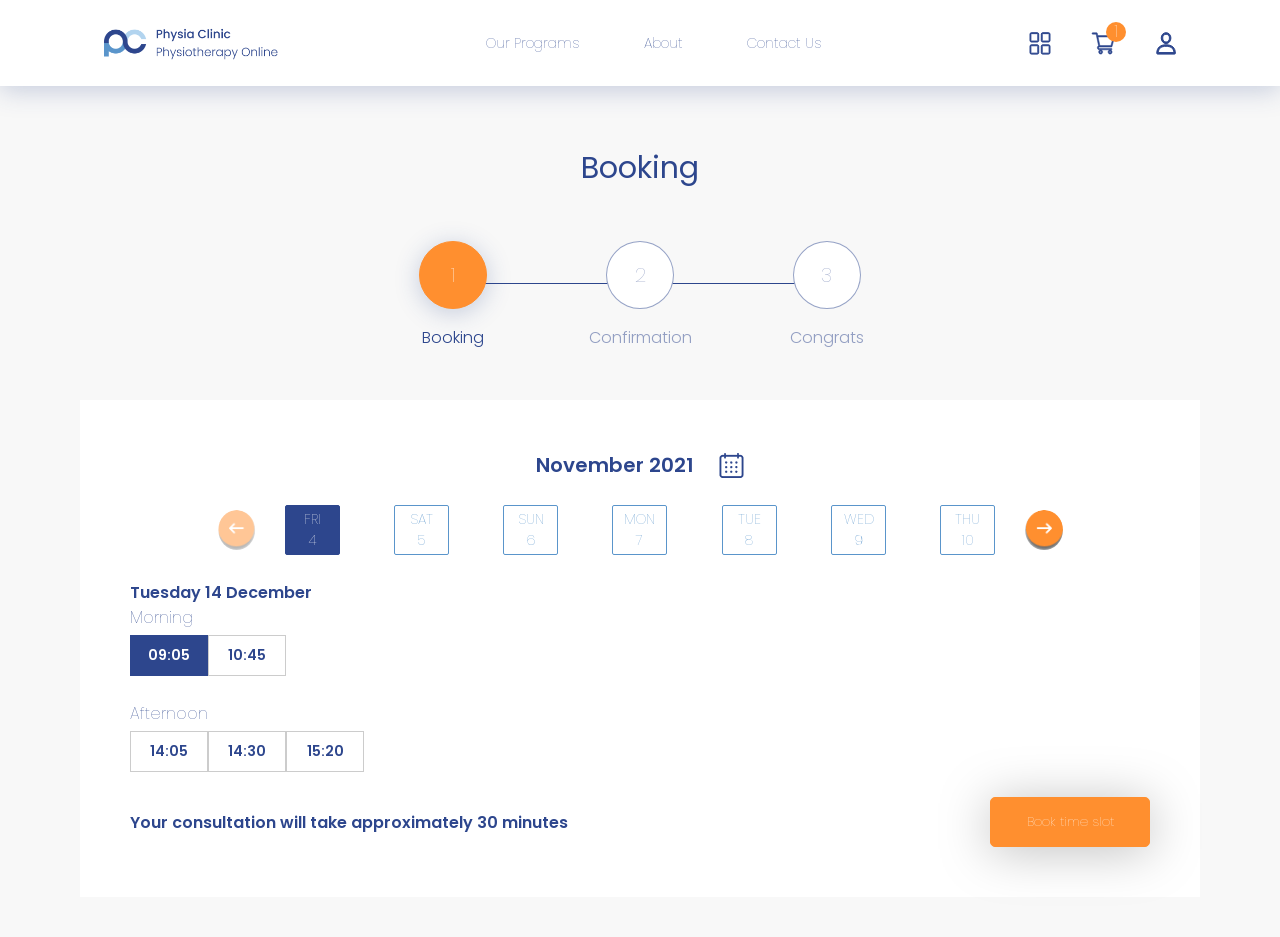
<file: booking.html>
<html lang="en">
<head>
    <meta charset="UTF-8">
    <meta http-equiv="X-UA-Compatible" content="IE=edge">
    <meta name="viewport" content="width=device-width, initial-scale=1.0">
    <link rel="stylesheet" type="text/css" href="assets/css/nav_white.css">
    <link rel="stylesheet" href="assets/css/booking.css">
    <link rel="stylesheet" href="assets/css/splide-core.min.css">
    <link rel="stylesheet" href="https://fonts.googleapis.com/css?family=Poppins">
    <title>Booking</title>
</head>
<body>
    <!-- header section start -->
    <header>
        <div class="header_main">
            <a href="index.html" class="header_logo">
                <img class="light_logo" src="assets/images/logo.png">
                <img class="dark_logo" src="assets/images/dark_logo.png">
            </a>
            <div class="header_items">
                <div class="navbar_wrapper">
                    <a class="navbar_prog" href="our_programs.html">
                        Our Programs
                    </a>
                    <div class="navbar_hover">
                        <div class="navbar_desk">
                            <div class="nav_left"></div>
                            <div class="nav_right">
                                <a class="nav_1" href="lower_back_program.html"><p>Lower Back Program</p></a>
                                <a class="nav_2">
                                    <p >Neck Program</p>
                                    <span>Coming Soon</span>
                                </a>
                                <a class="nav_3">
                                    <p>Hips Program</p>
                                    <span>Coming Soon</span>
                                </a>
                            </div>
                        </div>
                    </div>
                </div>
                <a href="about.html">About</a>
                <a href="contact_us.html">Contact Us</a>
            </div>
            <div class="header_icons">
                <div class="icons icon_show">
                    <img src="assets/images/header1.svg">
                    <a href="#">
                        <img src="assets/images/cart.svg">
                    </a>
                    <img src="assets/images/contact.svg">
                </div>
                <div class="icons_hover">
                    <a href="landing.html"><img src="assets/images/header2.svg"></a>
                    <a href="#" class="icon_cart">
                        <img src="assets/images/cart1.svg">
                        <span>1</span>
                    </a>
                    <a ><img src="assets/images/contact1.svg"></a>
                </div>
            </div>
            <div class="hamburger">
                <img class="hamburger_btn" src="assets/images/hamburger_1.svg">
                <div class="nav_mob">
                    <div class="mob_up">
                        <div><a href="index.html"><img src="assets/images/dark_logo.png"></a></div>
                        <div class="close"><img src="assets/images/close.svg"></div>
                    </div>
                    <div class="mob_down">
                        <div class="">
                            <div class="nav_our nav_pro">
                                <a href="our_programs.html">Our programs</a>
                                <div class="arrow_down"><img src="assets/images/arrow_up.svg"></div>
                                <div class="arrow_up"><img src="assets/images/arrow.svg"></div>
                            </div>
                            <div class="nav_our_detail">
                                <a class="nav_pro lower_back" href="lower_back_program.html">Lower Back Program</a>
                                <div class="nav_pro">
                                    <a>Neck Program</a>
                                    <span>Coming Soon</span>
                                </div>
                                <div class="nav_pro">
                                    <a>Hips Program</a>
                                    <span>Coming Soon</span>
                                </div>
                            </div>
                        </div>
                        <a class="nav_pro" href="about.html">About</a>
                        <a class="nav_pro" href="contact_us.html">Contact Us</a>
                    </div>
                </div>
            </div>
        </div>
    </header>
    <main>
        <div id="booking" class="tabcontent" style="display: block;">
            <h4 class="h-1">Booking</h4>
            <div class="stepper-wrapper">
                <div class="stepper-item item-active">
                    <div class="step-counter">1</div>
                    <div class="step-name">Booking</div>
                </div>
                <div class="stepper-item">
                    <div class="step-counter">2</div>
                    <div class="step-name">Confirmation</div>
                </div>
                <div class="stepper-item">
                    <div class="step-counter">3</div>
                    <div class="step-name">Congrats</div>
                </div>
            </div>
            <div class="container-1">
                <div class="flex-1">
                    <div>
                        <div><p>November 2021</p></div>
                        <div><img src="assets/images/calendar-1.png" alt="" /></div>
                    </div>
                </div>
                <div class="splide calender-grid">
                    <div class="splide__arrows prev next">
                        <button id="prev" class="splide__arrow splide__arrow--prev"><img src="assets/images/arrow-right.png" alt="" /></button>
                        <button id="next" class="splide__arrow splide__arrow--next"><img src="assets/images/arrow-right.png" alt="" /></button>
                    </div>
                    <div class="splide__track">
                        <div id="content" class="splide__list">
                            <div class="splide__slide"><div class="date active"><p>tue</p><p>14</p></div></div>
                            <div class="splide__slide"><div class="date"><p>wed</p><p>15</p></div></div>
                            <div class="splide__slide"><div class="date"><p>thu</p><p>15</p></div></div>
                            <div class="splide__slide"><div class="date"><p>fri</p><p>15</p></div></div>
                            <div class="splide__slide"><div class="date"><p>sat</p><p>15</p></div></div>
                            <div class="splide__slide"><div class="date"><p>sun</p><p>15</p></div></div>
                            <div class="splide__slide"><div class="date"><p>mon</p><p>15</p></div></div>
                            <div class="splide__slide"><div class="date"><p>tue</p><p>14</p></div></div>
                            <div class="splide__slide"><div class="date"><p>wed</p><p>15</p></div></div>
                            <div class="splide__slide"><div class="date"><p>thu</p><p>15</p></div></div>
                            <div class="splide__slide"><div class="date"><p>fri</p><p>15</p></div></div>
                            <div class="splide__slide"><div class="date"><p>sat</p><p>15</p></div></div>
                            <div class="splide__slide"><div class="date"><p>sun</p><p>15</p></div></div>
                            <div class="splide__slide"><div class="date"><p>mon</p><p>15</p></div></div>
                            <div class="splide__slide"><div class="date"><p>tue</p><p>14</p></div></div>
                            <div class="splide__slide"><div class="date"><p>wed</p><p>15</p></div></div>
                            <div class="splide__slide"><div class="date"><p>thu</p><p>15</p></div></div>
                            <div class="splide__slide"><div class="date"><p>fri</p><p>15</p></div></div>
                            <div class="splide__slide"><div class="date"><p>sat</p><p>15</p></div></div>
                            <div class="splide__slide"><div class="date"><p>sun</p><p>15</p></div></div>
                            <div class="splide__slide"><div class="date"><p>mon</p><p>15</p></div></div>
                            <div class="splide__slide"><div class="date"><p>tue</p><p>14</p></div></div>
                            <div class="splide__slide"><div class="date"><p>wed</p><p>15</p></div></div>
                            <div class="splide__slide"><div class="date"><p>thu</p><p>15</p></div></div>
                            <div class="splide__slide"><div class="date"><p>fri</p><p>15</p></div></div>
                            <div class="splide__slide"><div class="date"><p>sat</p><p>15</p></div></div>
                            <div class="splide__slide"><div class="date"><p>sun</p><p>15</p></div></div>
                            <div class="splide__slide"><div class="date"><p>mon</p><p>15</p></div></div>
                            <div class="splide__slide"><div class="date"><p>tue</p><p>14</p></div></div>
                            <div class="splide__slide"><div class="date"><p>wed</p><p>15</p></div></div>
                            <div class="splide__slide"><div class="date"><p>thu</p><p>15</p></div></div>
                            <div class="splide__slide"><div class="date"><p>fri</p><p>15</p></div></div>
                            <div class="splide__slide"><div class="date"><p>sat</p><p>15</p></div></div>
                            <div class="splide__slide"><div class="date"><p>sun</p><p>15</p></div></div>
                            <div class="splide__slide"><div class="date"><p>mon</p><p>15</p></div></div>
                        </div>
                    </div>
                </div>
                <p class="para-1">Tuesday 14 December</p>
                <div class="flex-2">
                    <div><p>Morning</p></div>
                    <div>
                        <div class="box morning active">09:05</div>
                        <div class="box morning">10:45</div>
                    </div>
                </div>
                <div class="flex-2">
                    <div><p>Afternoon</p></div>
                    <div>
                        <div class="box afternoon">14:05</div>
                        <div class="box afternoon">14:30</div>
                        <div class="box afternoon">15:20</div>
                    </div>
                </div>
                <div class="flex-3">
                    <div><p class="para-1">Your consultation will take approximately 30 minutes</p></div>
                    <div><button class="tablinks" onclick="openTabs(event, 'confirmation')">Book time slot</button></div>
                </div>
            </div>
        </div>
        <div id="confirmation" class="tabcontent">
            <h4 class="h-1">Cart</h4>
            <div class="stepper-wrapper">
                <div class="stepper-item item-completed">
                    <div class="step-counter">1</div>
                    <div class="step-name">Booking</div>
                </div>
                <div class="stepper-item item-active">
                    <div class="step-counter">2</div>
                    <div class="step-name">Confirmation</div>
                </div>
                <div class="stepper-item">
                    <div class="step-counter">3</div>
                    <div class="step-name">Congrats</div>
                </div>
            </div>
            <div class="container-1">
                <div class="flex-4">
                    <div><p>Virtual Consultation Details</p></div>
                </div>
                <div class="flex-5">
                    <div>
                        <img src="assets/images/icon-6.png" alt="" />
                        <p>23 October, 10:30</p>
                    </div>
                    <div>
                        <img src="assets/images/icon-7.png" alt="" />
                        <p>Dr Jane Doe</p>
                    </div>
                    <div>
                        <img src="assets/images/icon-5.png" alt="" />
                        <p>Lower Back</p>
                    </div>
                </div>
                <div class="flex-3">
                    <div><button class="tablinks" onclick="openTabs(event, 'booking')">Reschedule</button></div>
                    <div><button class="tablinks" onclick="openTabs(event, 'congrats')">Continue</button></div>
                </div>
            </div>
        </div>
        <div id="congrats" class="tabcontent">
            <h4 class="h-1">Cart</h4>
            <div class="stepper-wrapper">
                <div class="stepper-item item-completed">
                    <div class="step-counter">1</div>
                    <div class="step-name">Booking</div>
                </div>
                <div class="stepper-item item-completed">
                    <div class="step-counter">2</div>
                    <div class="step-name">Confirmation</div>
                </div>
                <div class="stepper-item item-active">
                    <div class="step-counter">3</div>
                    <div class="step-name">Congrats</div>
                </div>
            </div>
            <p class="para-2 text-center">Congratulations! You’ve just booked a consultation with our experts.</p>
            <div class="flex-7">
                <div><a href = "journey.html"><button>Go to Dashboard</button></a></div>
            </div>
        </div>
    </main>
    <script src="https://ajax.googleapis.com/ajax/libs/jquery/3.5.1/jquery.min.js"></script>
    <script src="assets/javascript/script_white.js"></script> 
    <script src="assets/javascript/splide.min.js"></script>
    <script>
        function openTabs(evt, cityName) {
            var i, tabcontent;
            tabcontent = document.getElementsByClassName("tabcontent");
            for (i = 0; i < tabcontent.length; i++) {
                tabcontent[i].style.display = "none";
            }
            document.getElementById(cityName).style.display = "block";
        }
    </script>       
    <script>
        var mornings = document.getElementsByClassName("morning");
        var afternoons = document.getElementsByClassName("afternoon");
        var dates = document.getElementsByClassName("date");
        var content = document.getElementById("content");
        for (var i = 0; i < mornings.length; i++) {
            mornings[i].addEventListener("click", function() {
                for (var j = 0; j < mornings.length; j++) {
                    mornings[j].classList.remove("active");
                }
                this.classList.toggle("active");
            });
        }
        for (var i = 0; i < afternoons.length; i++) {
            afternoons[i].addEventListener("click", function() {
                for (var j = 0; j < afternoons.length; j++) {
                    afternoons[j].classList.remove("active");
                }
                this.classList.toggle("active");
            });
        }
        for (var i = 0; i < dates.length; i++) {
            dates[i].addEventListener("click", function() {
                for (var j = 0; j < dates.length; j++) {
                    dates[j].classList.remove("active");
                }
                this.classList.toggle("active");
            });
        }
        
        /* calendar start */
        const days = ["sun", "mon", "tue", "wed", "thu", "fri", "sat"];
        const today = new Date();
        for (var i = 0; i < content.children.length; i++) {
            let day = new Date();
            let date = new Date();
            day.setDate(today.getDate() + i);
            date.setDate(today.getDate() + i);
            dates[i].getElementsByTagName("P")[0].innerHTML = days[day.getDay()]; 
            dates[i].getElementsByTagName("P")[1].innerHTML = date.getDate();   
        }
        document.addEventListener( 'DOMContentLoaded', function() {
            var splide = new Splide( '.splide', {
                width: '75%',
                perPage: 7,
                pagination: false,
                breakpoints: {
                    768: {
                        perPage: 4,
                    },
                    320: {
                        perPage: 1,
                    },
                },
            });
            splide.mount();
        });
        /* calendar end */       
    </script>       
</body>
</html>
</file>
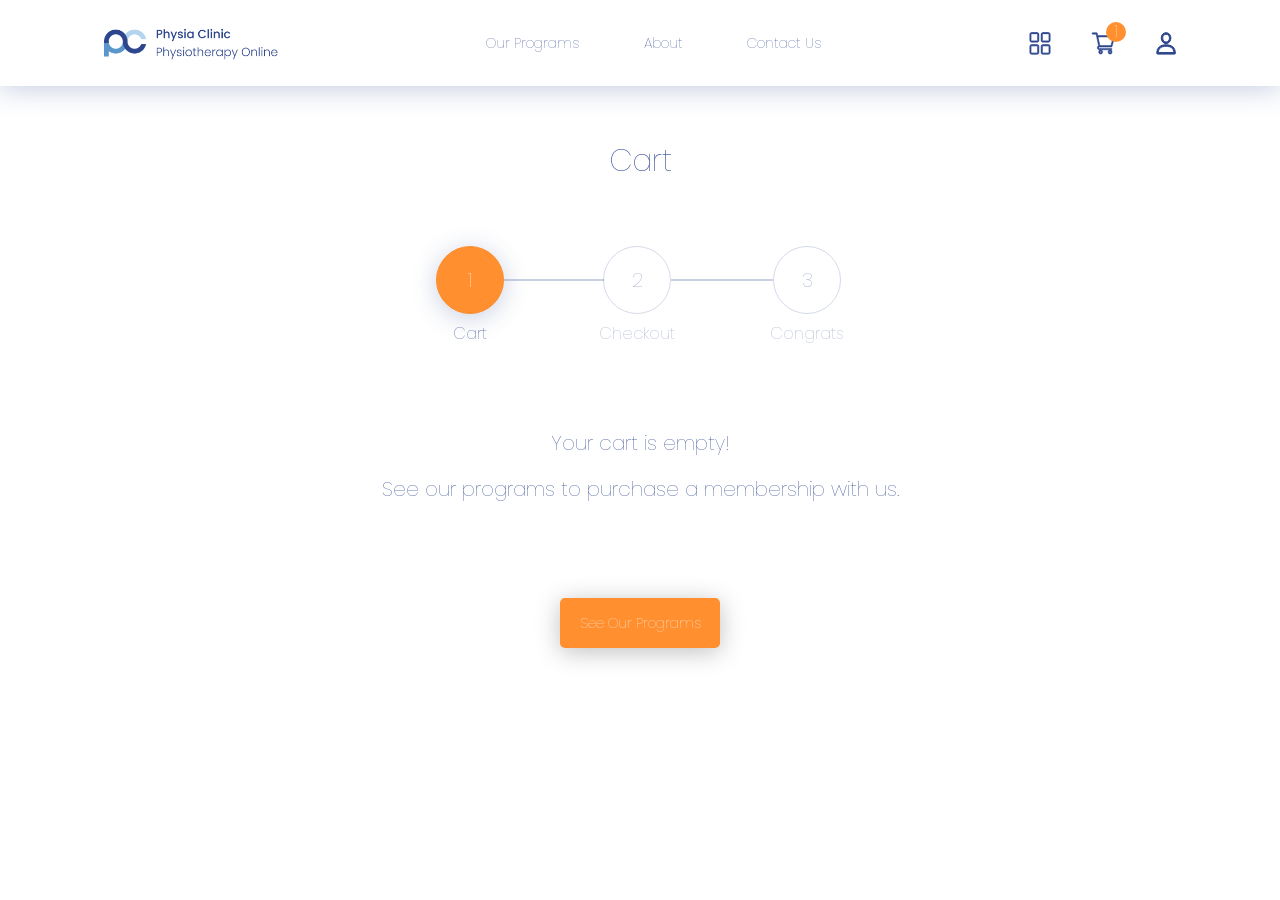
<file: cart_empty.html>
<!DOCTYPE html>
<html>
<head>
	<title>Cart Empty</title>
    <meta charset="utf-8">
    <meta name="viewport" content="width=device-width, initial-scale=1.0">
    <link rel="stylesheet" type="text/css" href="assets/css/nav_white.css">
    <link rel="stylesheet" type="text/css" href="assets/css/cart_empty.css">
    <link href='https://fonts.googleapis.com/css?family=Poppins' rel='stylesheet'>

</head>
<body>
    <!-- header section start -->
    <header>
        <div class="header_main">
            <a href="index.html" class="header_logo">
                <img class="light_logo" src="assets/images/logo.png">
                <img class="dark_logo" src="assets/images/dark_logo.png">
            </a>
            <div class="header_items">
                <div class="navbar_wrapper">
                    <a class="navbar_prog" href="our_programs.html">
                        Our Programs
                    </a>
                    <div class="navbar_hover">
                        <div class="navbar_desk">
                            <div class="nav_left"></div>
                            <div class="nav_right">
                                <a class="nav_1" href="lower_back_program.html"><p>Lower Back Program</p></a>
                                <a class="nav_2">
                                    <p >Neck Program</p>
                                    <span>Coming Soon</span>
                                </a>
                                <a class="nav_3">
                                    <p>Hips Program</p>
                                    <span>Coming Soon</span>
                                </a>
                            </div>
                        </div>
                    </div>
                </div>
                <a href="about.html">About</a>
                <a href="contact_us.html">Contact Us</a>
            </div>
            <div class="header_icons">
                <div class="icons icon_show">
                    <img src="assets/images/header1.svg">
                    <a href="#">
                        <img src="assets/images/cart.svg">
                    </a>
                    <img src="assets/images/contact.svg">
                </div>
                <div class="icons_hover">
                    <a href="landing.html"><img src="assets/images/header2.svg"></a>
                    <a href="#" class="icon_cart">
                        <img src="assets/images/cart1.svg">
                        <span>1</span>
                    </a>
                    <a ><img src="assets/images/contact1.svg"></a>
                </div>
            </div>
            <div class="hamburger">
                <img class="hamburger_btn" src="assets/images/hamburger_1.svg">
                <div class="nav_mob">
                    <div class="mob_up">
                        <div><a href="index.html"><img src="assets/images/dark_logo.png"></a></div>
                        <div class="close"><img src="assets/images/close.svg"></div>
                    </div>
                    <div class="mob_down">
                        <div class="">
                            <div class="nav_our nav_pro">
                                <a href="our_programs.html">Our programs</a>
                                <div class="arrow_down"><img src="assets/images/arrow_up.svg"></div>
                                <div class="arrow_up"><img src="assets/images/arrow.svg"></div>
                            </div>
                            <div class="nav_our_detail">
                                <a class="nav_pro lower_back" href="lower_back_program.html">Lower Back Program</a>
                                <div class="nav_pro">
                                    <a>Neck Program</a>
                                    <span>Coming Soon</span>
                                </div>
                                <div class="nav_pro">
                                    <a>Hips Program</a>
                                    <span>Coming Soon</span>
                                </div>
                            </div>
                        </div>
                        <a class="nav_pro" href="about.html">About</a>
                        <a class="nav_pro" href="contact_us.html">Contact Us</a>
                    </div>
                </div>
            </div>
        </div>
    </header>

    <div class="cart_title">Cart</div>
    <div class="cart_steps">
        <div class="cart_first">
            <div class="cart_number">1</div>
            <p>Cart</p>
        </div>
        <div class="cart_second">
            <div>2</div>
            <p>Checkout</p>
        </div>
        <div class="cart_third">
            <div>3</div>
            <p>Congrats</p>
        </div>
    </div>
    <p class="cart_status">Your cart is empty!</p>
    <p class="cart_text">See our programs to purchase a membership with us.</p>
    <div class="btn_cart">
        <button>See Our Programs</button>
    </div>


</body>
<script src="https://ajax.googleapis.com/ajax/libs/jquery/3.5.1/jquery.min.js"></script>
<script type="text/javascript" src="assets/javascript/script_white.js"></script>
<script src="assets/javascript/select-box.js"></script>
<script>
    $(document).ready(function(){
        $("button").click(function(){
            window.location.href = "our_programs.html"
        });
    })
</script>
</html>
</file>
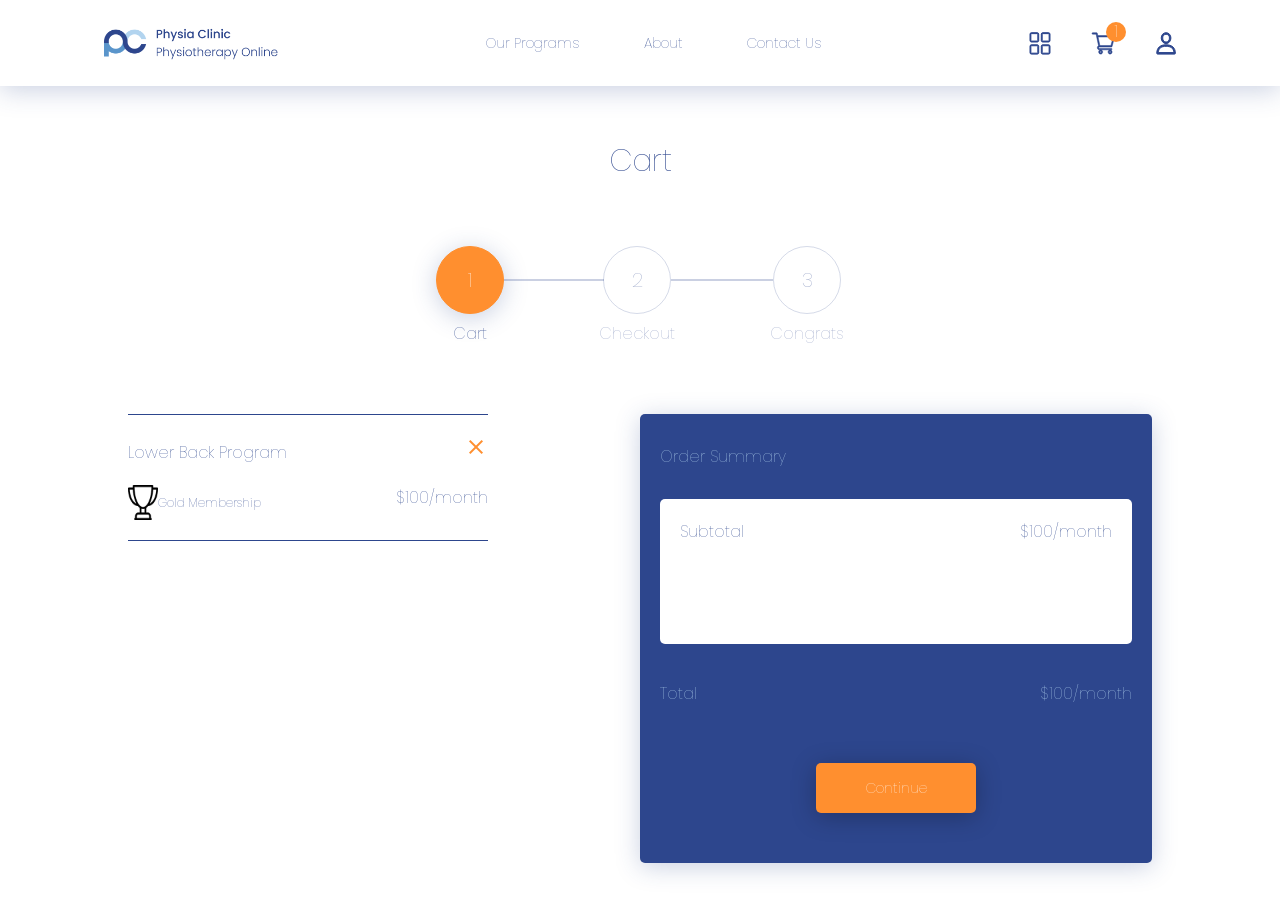
<file: cart_gold.html>
<!DOCTYPE html>
<html>
<head>
	<title>Cart Gold</title>
    <meta charset="utf-8">
    <meta name="viewport" content="width=device-width, initial-scale=1.0">
    <link rel="stylesheet" type="text/css" href="assets/css/nav_white.css">
    <link rel="stylesheet" type="text/css" href="assets/css/cart_gold.css">
    <link href='https://fonts.googleapis.com/css?family=Poppins' rel='stylesheet'>

</head>
<body>
    <!-- header section start -->
    <header>
        <div class="header_main">
            <a href="index.html" class="header_logo">
                <img class="light_logo" src="assets/images/logo.png">
                <img class="dark_logo" src="assets/images/dark_logo.png">
            </a>
            <div class="header_items">
                <div class="navbar_wrapper">
                    <a class="navbar_prog" href="our_programs.html">
                        Our Programs
                    </a>
                    <div class="navbar_hover">
                        <div class="navbar_desk">
                            <div class="nav_left"></div>
                            <div class="nav_right">
                                <a class="nav_1" href="lower_back_program.html"><p>Lower Back Program</p></a>
                                <a class="nav_2">
                                    <p >Neck Program</p>
                                    <span>Coming Soon</span>
                                </a>
                                <a class="nav_3">
                                    <p>Hips Program</p>
                                    <span>Coming Soon</span>
                                </a>
                            </div>
                        </div>
                    </div>
                </div>
                <a href="about.html">About</a>
                <a href="contact_us.html">Contact Us</a>
            </div>
            <div class="header_icons">
                <div class="icons icon_show">
                    <img src="assets/images/header1.svg">
                    <a href="#">
                        <img src="assets/images/cart.svg">
                    </a>
                    <img src="assets/images/contact.svg">
                </div>
                <div class="icons_hover">
                    <img src="assets/images/header2.svg">
                    <a href="#" class="icon_cart">
                        <img src="assets/images/cart1.svg">
                        <span>1</span>
                    </a>
                    <img src="assets/images/contact1.svg">
                </div>
            </div>
            <div class="hamburger">
                <img class="hamburger_btn" src="assets/images/hamburger_1.svg">
                <div class="nav_mob">
                    <div class="mob_up">
                        <div><a href="index.html"><img src="assets/images/dark_logo.png"></a></div>
                        <div class="close"><img src="assets/images/close.svg"></div>
                    </div>
                    <div class="mob_down">
                        <div class="">
                            <div class="nav_our nav_pro">
                                <a href="our_programs.html">Our programs</a>
                                <div class="arrow_down"><img src="assets/images/arrow_up.svg"></div>
                                <div class="arrow_up"><img src="assets/images/arrow.svg"></div>
                            </div>
                            <div class="nav_our_detail">
                                <a class="nav_pro lower_back" href="lower_back_program.html">Lower Back Program</a>
                                <div class="nav_pro">
                                    <a>Neck Program</a>
                                    <span>Coming Soon</span>
                                </div>
                                <div class="nav_pro">
                                    <a>Hips Program</a>
                                    <span>Coming Soon</span>
                                </div>
                            </div>
                        </div>
                        <a class="nav_pro" href="about.html">About</a>
                        <a class="nav_pro" href="contact_us.html">Contact Us</a>
                    </div>
                </div>
            </div>
        </div>
    </header>

    <div class="cart_title">Cart</div>
    <div class="cart_steps">
        <div class="cart_first">
            <div class="cart_number">1</div>
            <p>Cart</p>
        </div>
        <div class="cart_second">
            <div>2</div>
            <p>Checkout</p>
        </div>
        <div class="cart_third">
            <div>3</div>
            <p>Congrats</p>
        </div>
    </div>

    <div class="container gold">
        <div class="gold_content">
            <div class="gold_first">
                <p>Lower Back Program</p>
                <img src="assets/images/close.png">
            </div>
            <div class="gold_second">
                <div>
                    <img src="assets/images/mem_tro.png">
                    <p>Gold Membership</p>
                </div>
                <div>$100/month</div>
            </div>  
        </div>
        <div class="summary">
            <p>Order Summary</p>
            <div class="subtotal">
                <p>Subtotal</p>
                <p>$100/month</p>
            </div>
            <div class="total">
                <p>Total</p>
                <p>$100/month</p>
            </div>
            <div class="btn_continue">
                <button>Continue</button>
            </div>
        </div>
    </div>

    <div class="container gold_step2">
        <div class="billing">
            <p class="bil_title">Billing Information</p>
            <div class="bil_first">
                <input type="text" placeholder="First Name">
            </div>
            <div class="bil_last">
                <input type="text" placeholder="Last Name">
            </div>
            <div class="bil_lin1">
                <input type="text" placeholder="Address Line 1">
            </div>
            <div class="bil_lin2">
                <input type="text" placeholder="Address Line 2">
            </div>
            <div class="bil_city">
                <input type="text" placeholder="City">
            </div>
            <div class="bil_code">
                <input type="text" placeholder="Postcaode">
            </div>
            <div class="btn_bil">
                <button>Save Changes</button>
            </div>
        </div>
        <div class="infor">
            <p class="inf_title">Payment Information</p>
            <div class="inf_current">
                <input type="text">
            </div>
            <div class="btn_inf">
                <button>Purchase</button>
            </div>
        </div>
    </div>

    <div class="container gold_step3">
        <p class="cong">Congratulations! You’ve just taken the first step towards physical wellbeing.</p>
        <p class="treat">Book your personalized consultation now and receive your personalized treatment plan.</p>
        <div class="call_now">
            <a href="booking.html"><button>Book Call Now</button></a>
        </div>
        <div class="later">
            <button>I’ll Do It Later</button>
        </div>
    </div>

    <!-- popup start -->
    <div id="plus_popup" class="plus_popup">
        <div class="container mem_content">
            <div class="popup_close">
                <img class="close" src="assets/images/close.png">
            </div>
            <p class="membership_title">Would you like to upgrade your memership?</p>
            <div class="member_items">
                <div class="member_card card_ruby">
                    <p class="mem_name">For emergencies!</p>
                    <img src="assets/images/mem_ruby.png">
                    <p class="mem_cardname">Ruby</p>
                    <p class="mem_cardunit">$399/month</p>
                    <button>Choose Ruby</button>
                    <div class="mem_cardtext">
                        <img src="assets/images/mem_tick.png">
                        <span>Customized treatment</span>
                    </div>
                    <div class="mem_cardtext">
                        <img src="assets/images/mem_tick.png">
                        <span>4 one-hour video call consultations a month</span>
                    </div>
                </div>
                <div class="member_card card_plus">
                    <p class="mem_name">For an immersive experience</p>
                    <img src="assets/images/mem_plus.png">
                    <p class="mem_cardname">Gold Plus</p>
                    <p class="mem_cardunit">$299/month</p>
                    <button>Choose Gold Plus</button>
                    <div class="mem_cardtext">
                        <img src="assets/images/mem_tick.png">
                        <span>Customized treatment</span>
                    </div>
                    <div class="mem_cardtext">
                        <img src="assets/images/mem_tick.png">
                        <span>2 one-hour video call consultations a month</span>
                    </div>
                    <div class="mem_cardtext">
                        <img src="assets/images/mem_tick.png">
                        <span>Extra VR content for an even more immersive treatment experience</span>
                    </div>
                </div>
                <div class="member_card card_gold">
                    <p class="mem_name">For more expert support</p>
                    <img src="assets/images/mem_tro.png">
                    <p class="mem_cardname">Gold</p>
                    <p class="mem_cardunit">$229/month</p>
                    <button>Downgrade</button>
                    <div class="mem_cardtext">
                        <img src="assets/images/mem_tick.png">
                        <span>Customized treatment</span>
                    </div>
                    <div class="mem_cardtext">
                        <img src="assets/images/mem_tick.png">
                        <span>2 one-hour video call consultations a month</span>
                    </div>
                </div>
                <div class="member_card card_silver">
                    <p class="mem_name">For the essential support</p>
                    <img src="assets/images/mem_med.png">
                    <p class="mem_cardname">Silver</p>
                    <p class="mem_cardunit">$139/month</p>
                    <button>Downgrade</button>
                    <div class="mem_cardtext">
                        <img src="assets/images/mem_tick.png">
                        <span>Customized treatment</span>
                    </div>
                    <div class="mem_cardtext">
                        <img src="assets/images/mem_tick.png">
                        <span>1 one-hour video call consultations a month</span>
                    </div>
                </div>
            </div>
        </div>
    </div>


</body>
<script src="https://ajax.googleapis.com/ajax/libs/jquery/3.5.1/jquery.min.js"></script>
<script type="text/javascript" src="assets/javascript/script_white.js"></script>
<script src="assets/javascript/select-box.js"></script>
<script>
    $(document).ready(function(){
        $(".btn_continue button").click(function(){
            $(".cart_first div").css({"background":"#fff","border":"1px solid rgba(45, 70, 141, 0.5)","color":"rgba(45, 70, 141, 0.5)"});
            $(".cart_second div").css({"background":"#FF8F2F","border":"1px solid #FF8F2F","color":"white","box-shadow":"0px 4px 25px rgba(45, 70, 141, 0.25)"});
            $(".cart_second p").css("color","#2D468D");

            $(".gold").css("display","none");
            $(".gold_step2").css("display","flex");

            $(".cart_first div").click(function(){
                $(".gold").css("display","flex");
                $(".gold_step2").css("display","none");
                $(".gold_step3").css("display","none");
            });
        });
        $(".btn_inf button").click(function(){
            $(".cart_second div").css({"background":"#fff","border":"1px solid rgba(45, 70, 141, 0.5)","color":"rgba(45, 70, 141, 0.5)"});
            $(".cart_third div").css({"background":"#FF8F2F","border":"1px solid #FF8F2F","color":"white","box-shadow":"0px 4px 25px rgba(45, 70, 141, 0.25)"});
            $(".cart_third p").css("color","#2D468D");

            $(".gold_step2").css("display","none");
            $(".gold_step3").css("display","block");
            
            $(".cart_second div").click(function(){
                $(".gold").css("display","none");
                $(".gold_step3").css("display","none");
                $(".gold_step2").css("display","flex");
            })
        });

        $(".later button").click(function(){
            window.location.href = "landing.html";
        });

        //popup appearing
        $(".btn_continue button").click(function(){
            $(".plus_popup").css("display", "block");
        });
        $(".popup_close img").click(function(){
            $(".plus_popup").css("display", "none");
        })
    })
</script>
</html>
</file>
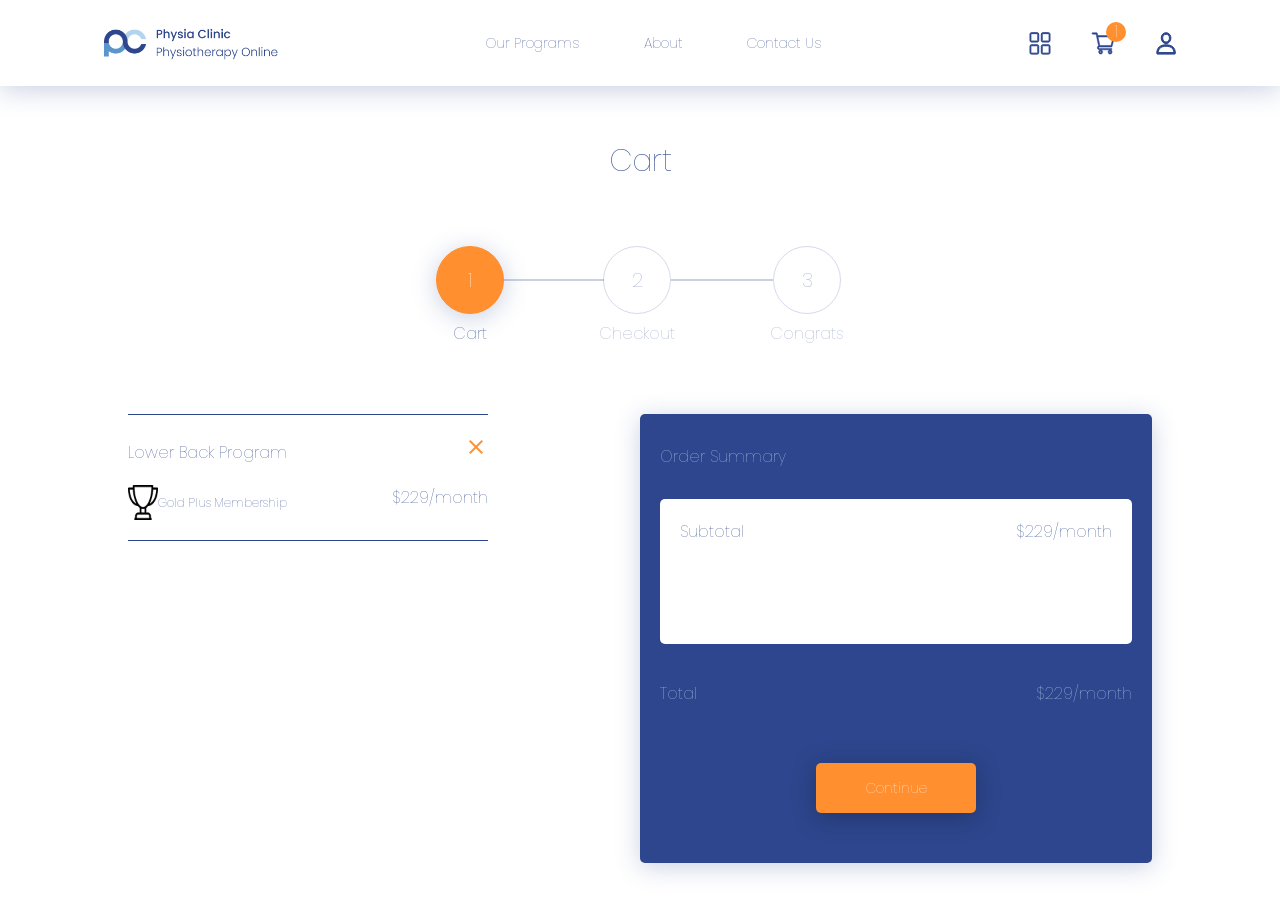
<file: cart_plus.html>
<!DOCTYPE html>
<html>
<head>
	<title>Cart Plus</title>
    <meta charset="utf-8">
    <meta name="viewport" content="width=device-width, initial-scale=1.0">
    <link rel="stylesheet" type="text/css" href="assets/css/nav_white.css">
    <link rel="stylesheet" type="text/css" href="assets/css/cart_plus.css">
    <link href='https://fonts.googleapis.com/css?family=Poppins' rel='stylesheet'>

</head>
<body>
    <!-- header section start -->
    <header>
        <div class="header_main">
            <a href="index.html" class="header_logo">
                <img class="light_logo" src="assets/images/logo.png">
                <img class="dark_logo" src="assets/images/dark_logo.png">
            </a>
            <div class="header_items">
                <div class="navbar_wrapper">
                    <a class="navbar_prog" href="our_programs.html">
                        Our Programs
                    </a>
                    <div class="navbar_hover">
                        <div class="navbar_desk">
                            <div class="nav_left"></div>
                            <div class="nav_right">
                                <a class="nav_1" href="lower_back_program.html"><p>Lower Back Program</p></a>
                                <a class="nav_2">
                                    <p >Neck Program</p>
                                    <span>Coming Soon</span>
                                </a>
                                <a class="nav_3">
                                    <p>Hips Program</p>
                                    <span>Coming Soon</span>
                                </a>
                            </div>
                        </div>
                    </div>
                </div>
                <a href="about.html">About</a>
                <a href="contact_us.html">Contact Us</a>
            </div>
            <div class="header_icons">
                <div class="icons icon_show">
                    <img src="assets/images/header1.svg">
                    <a href="#">
                        <img src="assets/images/cart.svg">
                    </a>
                    <img src="assets/images/contact.svg">
                </div>
                <div class="icons_hover">
                    <img src="assets/images/header2.svg">
                    <a href="#" class="icon_cart">
                        <img src="assets/images/cart1.svg">
                        <span>1</span>
                    </a>
                    <img src="assets/images/contact1.svg">
                </div>
            </div>
            <div class="hamburger">
                <img class="hamburger_btn" src="assets/images/hamburger_1.svg">
                <div class="nav_mob">
                    <div class="mob_up">
                        <div><a href="index.html"><img src="assets/images/dark_logo.png"></a></div>
                        <div class="close"><img src="assets/images/close.svg"></div>
                    </div>
                    <div class="mob_down">
                        <div class="">
                            <div class="nav_our nav_pro">
                                <a href="our_programs.html">Our programs</a>
                                <div class="arrow_down"><img src="assets/images/arrow_up.svg"></div>
                                <div class="arrow_up"><img src="assets/images/arrow.svg"></div>
                            </div>
                            <div class="nav_our_detail">
                                <a class="nav_pro lower_back" href="lower_back_program.html">Lower Back Program</a>
                                <div class="nav_pro">
                                    <a>Neck Program</a>
                                    <span>Coming Soon</span>
                                </div>
                                <div class="nav_pro">
                                    <a>Hips Program</a>
                                    <span>Coming Soon</span>
                                </div>
                            </div>
                        </div>
                        <a class="nav_pro" href="about.html">About</a>
                        <a class="nav_pro" href="contact_us.html">Contact Us</a>
                    </div>
                </div>
            </div>
        </div>
    </header>

    <!-- steps start -->
    <div class="cart_title">Cart</div>
    <div class="cart_steps">
        <div class="cart_first">
            <div class="cart_number">1</div>
            <p>Cart</p>
        </div>
        <div class="cart_second">
            <div>2</div>
            <p>Checkout</p>
        </div>
        <div class="cart_third">
            <div>3</div>
            <p>Congrats</p>
        </div>
    </div>

    <!-- step1 start -->
    <div class="container gold">
        <div class="gold_content">
            <div class="gold_first">
                <p>Lower Back Program</p>
                <img src="assets/images/close.png">
            </div>
            <div class="gold_second">
                <div>
                    <img src="assets/images/mem_tro.png">
                    <p>Gold Plus Membership</p>
                </div>
                <div>$229/month</div>
            </div>  
        </div>
        <div class="summary">
            <p>Order Summary</p>
            <div class="subtotal">
                <p>Subtotal</p>
                <p>$229/month</p>
            </div>
            <div class="total">
                <p>Total</p>
                <p>$229/month</p>
            </div>
            <div class="btn_continue">
                <button>Continue</button>
            </div>
        </div>
    </div>

    <!-- step2 start -->
    <div class="container gold_step2">
        <div class="billing">
            <p class="bil_title">Billing Information</p>
            <div class="bil_first">
                <input type="text" placeholder="First Name">
            </div>
            <div class="bil_last">
                <input type="text" placeholder="Last Name">
            </div>
            <div class="bil_lin1">
                <input type="text" placeholder="Address Line 1">
            </div>
            <div class="bil_lin2">
                <input type="text" placeholder="Address Line 2">
            </div>
            <div class="bil_city">
                <input type="text" placeholder="City">
            </div>
            <div class="bil_code">
                <input type="text" placeholder="Postcaode">
            </div>
            <div class="btn_bil">
                <button>Save Changes</button>
            </div>
        </div>
        <div class="infor">
            <p class="inf_title">Payment Information</p>
            <div class="inf_current">
                <input type="text">
            </div>
            <div class="btn_inf">
                <button>Purchase</button>
            </div>
        </div>
    </div>

    <!-- step3 start -->
    <div class="container gold_step3">
        <p class="cong">Congratulations! You’ve just taken the first step towards physical wellbeing.</p>
        <p class="treat">Book your personalized consultation now and receive your personalized treatment plan.</p>
        <div class="call_now">
            <button>Book Call Now</button>
        </div>
        <div class="later">
            <button>I’ll Do It Later</button>
        </div>
    </div>

    <!-- popup start -->
    <div id="plus_popup" class="plus_popup">
        <div class="container mem_content">
            <div class="popup_close">
                <img class="close" src="assets/images/close.png">
            </div>
            <p class="membership_title">Would you like to upgrade your memership?</p>
            <div class="member_items">
                <div class="member_card card_ruby">
                    <p class="mem_name">For emergencies!</p>
                    <img src="assets/images/mem_ruby.png">
                    <p class="mem_cardname">Ruby</p>
                    <p class="mem_cardunit">$399/month</p>
                    <button>Choose Ruby</button>
                    <div class="mem_cardtext">
                        <img src="assets/images/mem_tick.png">
                        <span>Customized treatment</span>
                    </div>
                    <div class="mem_cardtext">
                        <img src="assets/images/mem_tick.png">
                        <span>4 one-hour video call consultations a month</span>
                    </div>
                </div>
                <div class="member_card card_plus">
                    <p class="mem_name">For an immersive experience</p>
                    <img src="assets/images/mem_plus.png">
                    <p class="mem_cardname">Gold Plus</p>
                    <p class="mem_cardunit">$299/month</p>
                    <button>Choose Gold Plus</button>
                    <div class="mem_cardtext">
                        <img src="assets/images/mem_tick.png">
                        <span>Customized treatment</span>
                    </div>
                    <div class="mem_cardtext">
                        <img src="assets/images/mem_tick.png">
                        <span>2 one-hour video call consultations a month</span>
                    </div>
                    <div class="mem_cardtext">
                        <img src="assets/images/mem_tick.png">
                        <span>Extra VR content for an even more immersive treatment experience</span>
                    </div>
                </div>
                <div class="member_card card_gold">
                    <p class="mem_name">For more expert support</p>
                    <img src="assets/images/mem_tro.png">
                    <p class="mem_cardname">Gold</p>
                    <p class="mem_cardunit">$229/month</p>
                    <button>Downgrade</button>
                    <div class="mem_cardtext">
                        <img src="assets/images/mem_tick.png">
                        <span>Customized treatment</span>
                    </div>
                    <div class="mem_cardtext">
                        <img src="assets/images/mem_tick.png">
                        <span>2 one-hour video call consultations a month</span>
                    </div>
                </div>
                <div class="member_card card_silver">
                    <p class="mem_name">For the essential support</p>
                    <img src="assets/images/mem_med.png">
                    <p class="mem_cardname">Silver</p>
                    <p class="mem_cardunit">$139/month</p>
                    <button>Downgrade</button>
                    <div class="mem_cardtext">
                        <img src="assets/images/mem_tick.png">
                        <span>Customized treatment</span>
                    </div>
                    <div class="mem_cardtext">
                        <img src="assets/images/mem_tick.png">
                        <span>1 one-hour video call consultations a month</span>
                    </div>
                </div>
            </div>
        </div>
    </div>

</body>
<script src="https://ajax.googleapis.com/ajax/libs/jquery/3.5.1/jquery.min.js"></script>
<script type="text/javascript" src="assets/javascript/script_white.js"></script>
<script src="assets/javascript/select-box.js"></script>
<script>
    $(document).ready(function(){
        $(".btn_continue button").click(function(){
            $(".cart_first div").css({"background":"#fff","border":"1px solid rgba(45, 70, 141, 0.5)","color":"rgba(45, 70, 141, 0.5)"});
            $(".cart_second div").css({"background":"#FF8F2F","border":"1px solid #FF8F2F","color":"white","box-shadow":"0px 4px 25px rgba(45, 70, 141, 0.25)"});
            $(".cart_second p").css("color","#2D468D");

            $(".gold").css("display","none");
            $(".gold_step2").css("display","flex");

            $(".cart_first div").click(function(){
                $(".gold").css("display","flex");
                $(".gold_step2").css("display","none");
                $(".gold_step3").css("display","none");
            });
        });
        $(".btn_inf button").click(function(){
            $(".cart_second div").css({"background":"#fff","border":"1px solid rgba(45, 70, 141, 0.5)","color":"rgba(45, 70, 141, 0.5)"});
            $(".cart_third div").css({"background":"#FF8F2F","border":"1px solid #FF8F2F","color":"white","box-shadow":"0px 4px 25px rgba(45, 70, 141, 0.25)"});
            $(".cart_third p").css("color","#2D468D");

            $(".gold_step2").css("display","none");
            $(".gold_step3").css("display","block");
            
            $(".cart_second div").click(function(){
                $(".gold").css("display","none");
                $(".gold_step3").css("display","none");
                $(".gold_step2").css("display","flex");
            })
        });

        $(".later button").click(function(){
            window.location.href = "landing.html";
        });


        //popup appearing
        $(".btn_continue button").click(function(){
            $(".plus_popup").css("display", "block");
        });
        $(".popup_close img").click(function(){
            $(".plus_popup").css("display", "none");
        })
    })
</script>
</html>
</file>
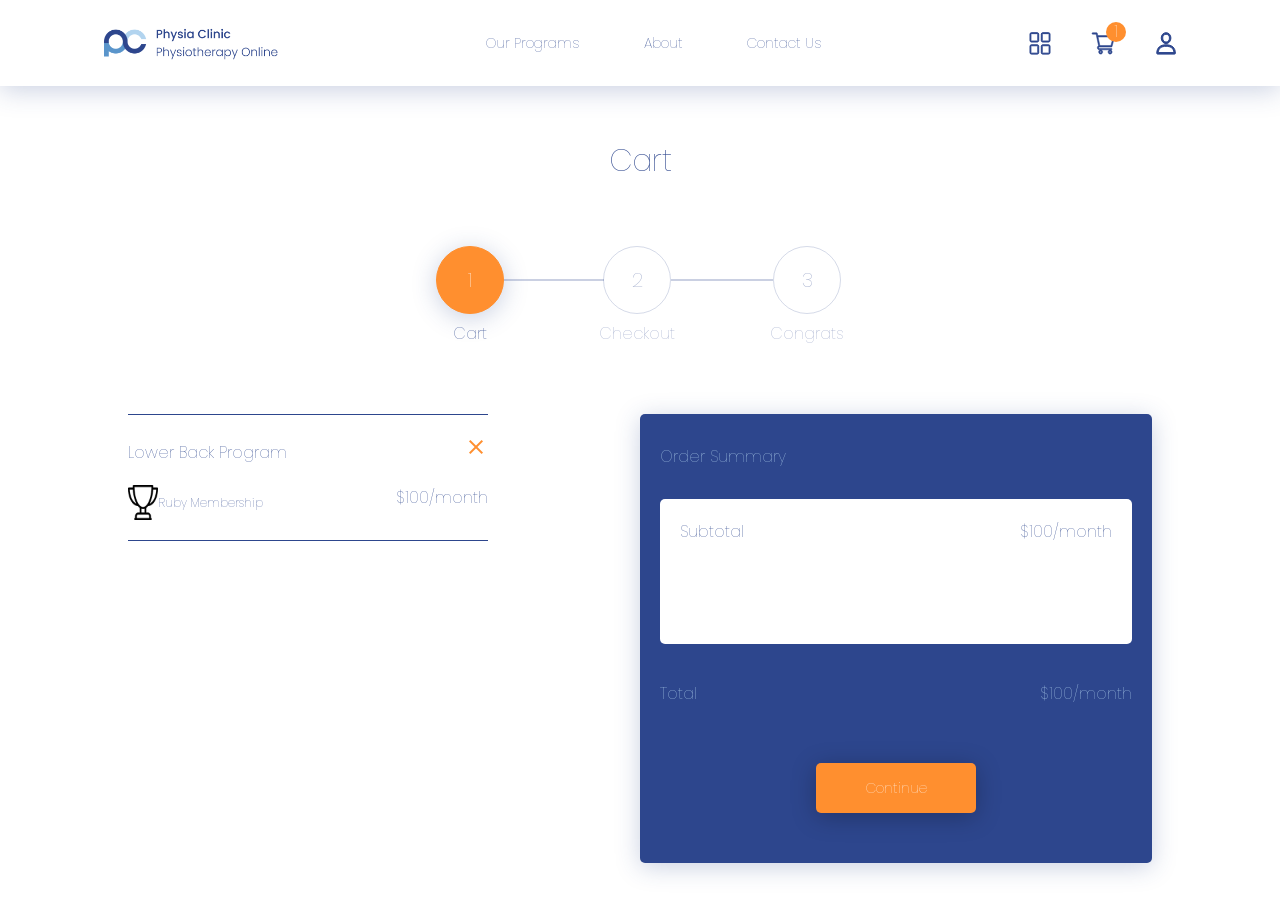
<file: cart_ruby.html>
<!DOCTYPE html>
<html>
<head>
	<title>Cart Ruby</title>
    <meta charset="utf-8">
    <meta name="viewport" content="width=device-width, initial-scale=1.0">
    <link rel="stylesheet" type="text/css" href="assets/css/nav_white.css">
    <link rel="stylesheet" type="text/css" href="assets/css/cart_ruby.css">
    <link href='https://fonts.googleapis.com/css?family=Poppins' rel='stylesheet'>

</head>
<body>
    <!-- header section start -->
    <header>
        <div class="header_main">
            <a href="index.html" class="header_logo">
                <img class="light_logo" src="assets/images/logo.png">
                <img class="dark_logo" src="assets/images/dark_logo.png">
            </a>
            <div class="header_items">
                <div class="navbar_wrapper">
                    <a class="navbar_prog" href="our_programs.html">
                        Our Programs
                    </a>
                    <div class="navbar_hover">
                        <div class="navbar_desk">
                            <div class="nav_left"></div>
                            <div class="nav_right">
                                <a class="nav_1" href="lower_back_program.html"><p>Lower Back Program</p></a>
                                <a class="nav_2">
                                    <p >Neck Program</p>
                                    <span>Coming Soon</span>
                                </a>
                                <a class="nav_3">
                                    <p>Hips Program</p>
                                    <span>Coming Soon</span>
                                </a>
                            </div>
                        </div>
                    </div>
                </div>
                <a href="about.html">About</a>
                <a href="contact_us.html">Contact Us</a>
            </div>
            <div class="header_icons">
                <div class="icons icon_show">
                    <img src="assets/images/header1.svg">
                    <a href="#">
                        <img src="assets/images/cart.svg">
                    </a>
                    <img src="assets/images/contact.svg">
                </div>
                <div class="icons_hover">
                    <img src="assets/images/header2.svg">
                    <a href="#" class="icon_cart">
                        <img src="assets/images/cart1.svg">
                        <span>1</span>
                    </a>
                    <img src="assets/images/contact1.svg">
                </div>
            </div>
            <div class="hamburger">
                <img class="hamburger_btn" src="assets/images/hamburger_1.svg">
                <div class="nav_mob">
                    <div class="mob_up">
                        <div><a href="index.html"><img src="assets/images/dark_logo.png"></a></div>
                        <div class="close"><img src="assets/images/close.svg"></div>
                    </div>
                    <div class="mob_down">
                        <div class="">
                            <div class="nav_our nav_pro">
                                <a href="our_programs.html">Our programs</a>
                                <div class="arrow_down"><img src="assets/images/arrow_up.svg"></div>
                                <div class="arrow_up"><img src="assets/images/arrow.svg"></div>
                            </div>
                            <div class="nav_our_detail">
                                <a class="nav_pro lower_back" href="lower_back_program.html">Lower Back Program</a>
                                <div class="nav_pro">
                                    <a>Neck Program</a>
                                    <span>Coming Soon</span>
                                </div>
                                <div class="nav_pro">
                                    <a>Hips Program</a>
                                    <span>Coming Soon</span>
                                </div>
                            </div>
                        </div>
                        <a class="nav_pro" href="about.html">About</a>
                        <a class="nav_pro" href="contact_us.html">Contact Us</a>
                    </div>
                </div>
            </div>
        </div>
    </header>

    <div class="cart_title">Cart</div>
    <div class="cart_steps">
        <div class="cart_first">
            <div class="cart_number">1</div>
            <p>Cart</p>
        </div>
        <div class="cart_second">
            <div>2</div>
            <p>Checkout</p>
        </div>
        <div class="cart_third">
            <div>3</div>
            <p>Congrats</p>
        </div>
    </div>

    <div class="container gold">
        <div class="gold_content">
            <div class="gold_first">
                <p>Lower Back Program</p>
                <img src="assets/images/close.png">
            </div>
            <div class="gold_second">
                <div>
                    <img src="assets/images/mem_tro.png">
                    <p>Ruby Membership</p>
                </div>
                <div>$100/month</div>
            </div>  
        </div>
        <div class="summary">
            <p>Order Summary</p>
            <div class="subtotal">
                <p>Subtotal</p>
                <p>$100/month</p>
            </div>
            <div class="total">
                <p>Total</p>
                <p>$100/month</p>
            </div>
            <div class="btn_continue">
                <button>Continue</button>
            </div>
        </div>
    </div>

    <div class="container gold_step2">
        <div class="billing">
            <p class="bil_title">Billing Information</p>
            <div class="bil_first">
                <input type="text" placeholder="First Name">
            </div>
            <div class="bil_last">
                <input type="text" placeholder="Last Name">
            </div>
            <div class="bil_lin1">
                <input type="text" placeholder="Address Line 1">
            </div>
            <div class="bil_lin2">
                <input type="text" placeholder="Address Line 2">
            </div>
            <div class="bil_city">
                <input type="text" placeholder="City">
            </div>
            <div class="bil_code">
                <input type="text" placeholder="Postcaode">
            </div>
            <div class="btn_bil">
                <button>Save Changes</button>
            </div>
        </div>
        <div class="infor">
            <p class="inf_title">Payment Information</p>
            <div class="inf_current">
                <input type="text">
            </div>
            <div class="btn_inf">
                <button>Purchase</button>
            </div>
        </div>
    </div>

    <div class="container gold_step3">
        <p class="cong">Congratulations! You’ve just taken the first step towards physical wellbeing.</p>
        <p class="treat">Book your personalized consultation now and receive your personalized treatment plan.</p>
        <div class="call_now">
            <button>Book Call Now</button>
        </div>
        <div class="later">
            <button>I’ll Do It Later</button>
        </div>
    </div>


</body>
<script src="https://ajax.googleapis.com/ajax/libs/jquery/3.5.1/jquery.min.js"></script>
<script type="text/javascript" src="assets/javascript/script_white.js"></script>
<script src="assets/javascript/select-box.js"></script>
<script>
    $(document).ready(function(){
        $(".btn_continue button").click(function(){
            $(".cart_first div").css({"background":"#fff","border":"1px solid rgba(45, 70, 141, 0.5)","color":"rgba(45, 70, 141, 0.5)"});
            $(".cart_second div").css({"background":"#FF8F2F","border":"1px solid #FF8F2F","color":"white","box-shadow":"0px 4px 25px rgba(45, 70, 141, 0.25)"});
            $(".cart_second p").css("color","#2D468D");

            $(".gold").css("display","none");
            $(".gold_step2").css("display","flex");

            $(".cart_first div").click(function(){
                $(".gold").css("display","flex");
                $(".gold_step2").css("display","none");
                $(".gold_step3").css("display","none");
            });
        });
        $(".btn_inf button").click(function(){
            $(".cart_second div").css({"background":"#fff","border":"1px solid rgba(45, 70, 141, 0.5)","color":"rgba(45, 70, 141, 0.5)"});
            $(".cart_third div").css({"background":"#FF8F2F","border":"1px solid #FF8F2F","color":"white","box-shadow":"0px 4px 25px rgba(45, 70, 141, 0.25)"});
            $(".cart_third p").css("color","#2D468D");

            $(".gold_step2").css("display","none");
            $(".gold_step3").css("display","block");
            
            $(".cart_second div").click(function(){
                $(".gold").css("display","none");
                $(".gold_step3").css("display","none");
                $(".gold_step2").css("display","flex");
            })
        });

        $(".later button").click(function(){
            window.location.href = "landing.html"
        });
    })
</script>
</html>
</file>
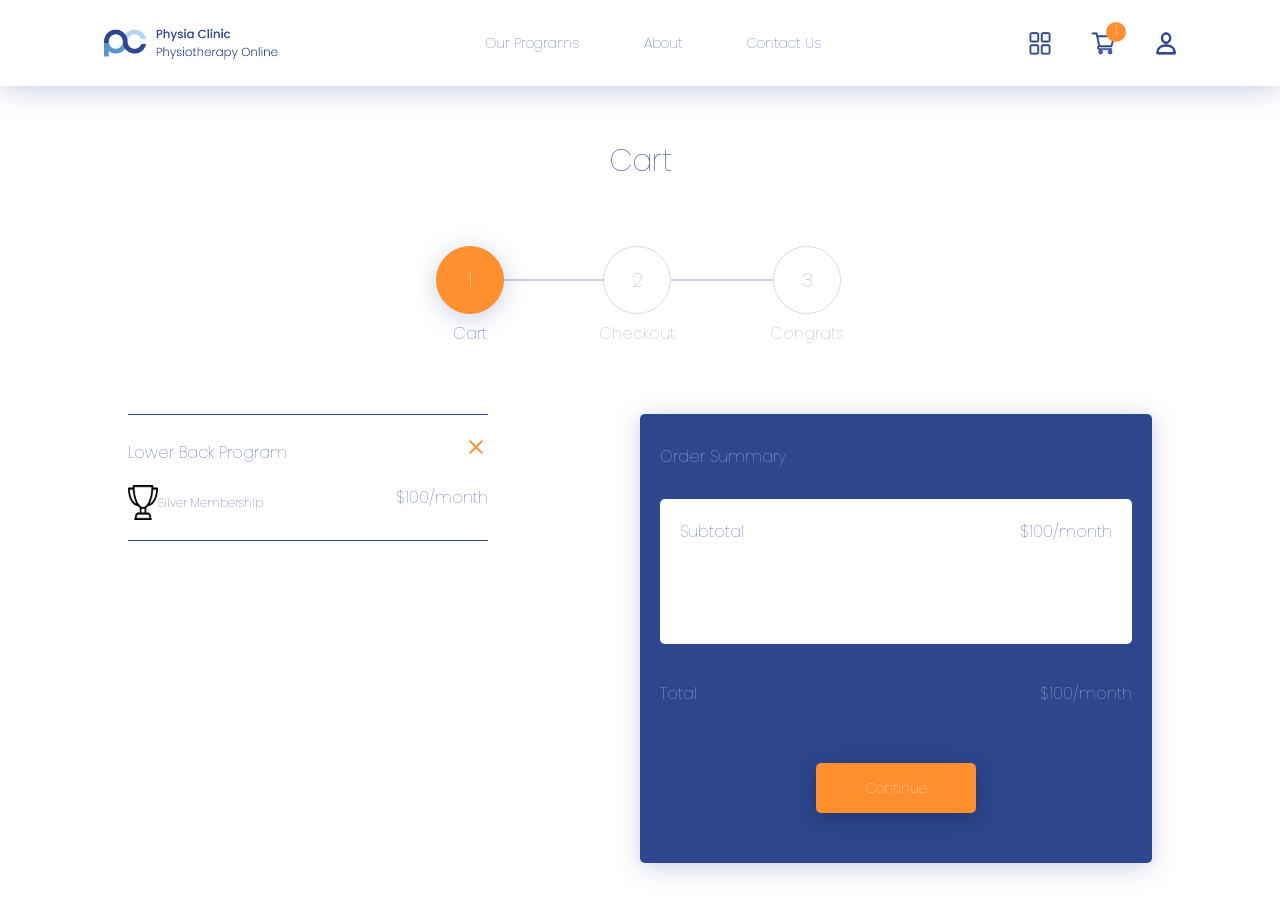
<file: cart_silver.html>
<!DOCTYPE html>
<html>
<head>
	<title>Cart Silver</title>
    <meta charset="utf-8">
    <meta name="viewport" content="width=device-width, initial-scale=1.0">
    <link rel="stylesheet" type="text/css" href="assets/css/nav_white.css">
    <link rel="stylesheet" type="text/css" href="assets/css/cart_silver.css">
    <link href='https://fonts.googleapis.com/css?family=Poppins' rel='stylesheet'>

</head>
<body>
    <!-- header section start -->
    <header>
        <div class="header_main">
            <a href="index.html" class="header_logo">
                <img class="light_logo" src="assets/images/logo.png">
                <img class="dark_logo" src="assets/images/dark_logo.png">
            </a>
            <div class="header_items">
                <div class="navbar_wrapper">
                    <a class="navbar_prog" href="our_programs.html">
                        Our Programs
                    </a>
                    <div class="navbar_hover">
                        <div class="navbar_desk">
                            <div class="nav_left"></div>
                            <div class="nav_right">
                                <a class="nav_1" href="lower_back_program.html"><p>Lower Back Program</p></a>
                                <a class="nav_2">
                                    <p >Neck Program</p>
                                    <span>Coming Soon</span>
                                </a>
                                <a class="nav_3">
                                    <p>Hips Program</p>
                                    <span>Coming Soon</span>
                                </a>
                            </div>
                        </div>
                    </div>
                </div>
                <a href="about.html">About</a>
                <a href="contact_us.html">Contact Us</a>
            </div>
            <div class="header_icons">
                <div class="icons icon_show">
                    <img src="assets/images/header1.svg">
                    <a href="#">
                        <img src="assets/images/cart.svg">
                    </a>
                    <img src="assets/images/contact.svg">
                </div>
                <div class="icons_hover">
                    <img src="assets/images/header2.svg">
                    <a href="#" class="icon_cart">
                        <img src="assets/images/cart1.svg">
                        <span>1</span>
                    </a>
                    <img src="assets/images/contact1.svg">
                </div>
            </div>
            <div class="hamburger">
                <img class="hamburger_btn" src="assets/images/hamburger_1.svg">
                <div class="nav_mob">
                    <div class="mob_up">
                        <div><a href="index.html"><img src="assets/images/dark_logo.png"></a></div>
                        <div class="close"><img src="assets/images/close.svg"></div>
                    </div>
                    <div class="mob_down">
                        <div class="">
                            <div class="nav_our nav_pro">
                                <a href="our_programs.html">Our programs</a>
                                <div class="arrow_down"><img src="assets/images/arrow_up.svg"></div>
                                <div class="arrow_up"><img src="assets/images/arrow.svg"></div>
                            </div>
                            <div class="nav_our_detail">
                                <a class="nav_pro lower_back" href="lower_back_program.html">Lower Back Program</a>
                                <div class="nav_pro">
                                    <a>Neck Program</a>
                                    <span>Coming Soon</span>
                                </div>
                                <div class="nav_pro">
                                    <a>Hips Program</a>
                                    <span>Coming Soon</span>
                                </div>
                            </div>
                        </div>
                        <a class="nav_pro" href="about.html">About</a>
                        <a class="nav_pro" href="contact_us.html">Contact Us</a>
                    </div>
                </div>
            </div>
        </div>
    </header>

    <div class="cart_title">Cart</div>
    <div class="cart_steps">
        <div class="cart_first">
            <div class="cart_number">1</div>
            <p>Cart</p>
        </div>
        <div class="cart_second">
            <div>2</div>
            <p>Checkout</p>
        </div>
        <div class="cart_third">
            <div>3</div>
            <p>Congrats</p>
        </div>
    </div>

    <div class="container gold">
        <div class="gold_content">
            <div class="gold_first">
                <p>Lower Back Program</p>
                <img src="assets/images/close.png">
            </div>
            <div class="gold_second">
                <div>
                    <img src="assets/images/mem_tro.png">
                    <p>Silver Membership</p>
                </div>
                <div>$100/month</div>
            </div>  
        </div>
        <div class="summary">
            <p>Order Summary</p>
            <div class="subtotal">
                <p>Subtotal</p>
                <p>$100/month</p>
            </div>
            <div class="total">
                <p>Total</p>
                <p>$100/month</p>
            </div>
            <div class="btn_continue">
                <button>Continue</button>
            </div>
        </div>
    </div>

    <div class="container gold_step2">
        <div class="billing">
            <p class="bil_title">Billing Information</p>
            <div class="bil_first">
                <input type="text" placeholder="First Name">
            </div>
            <div class="bil_last">
                <input type="text" placeholder="Last Name">
            </div>
            <div class="bil_lin1">
                <input type="text" placeholder="Address Line 1">
            </div>
            <div class="bil_lin2">
                <input type="text" placeholder="Address Line 2">
            </div>
            <div class="bil_city">
                <input type="text" placeholder="City">
            </div>
            <div class="bil_code">
                <input type="text" placeholder="Postcaode">
            </div>
            <div class="btn_bil">
                <button>Save Changes</button>
            </div>
        </div>
        <div class="infor">
            <p class="inf_title">Payment Information</p>
            <div class="inf_current">
                <input type="text">
            </div>
            <div class="btn_inf">
                <button>Purchase</button>
            </div>
        </div>
    </div>

    <div class="container gold_step3">
        <p class="cong">Congratulations! You’ve just taken the first step towards physical wellbeing.</p>
        <p class="treat">Book your personalized consultation now and receive your personalized treatment plan.</p>
        <div class="call_now">
            <button>Book Call Now</button>
        </div>
        <div class="later">
            <button>I’ll Do It Later</button>
        </div>
    </div>

    <!-- popup start -->
    <div id="plus_popup" class="plus_popup">
        <div class="container mem_content">
            <div class="popup_close">
                <img class="close" src="assets/images/close.png">
            </div>
            <p class="membership_title">Would you like to upgrade your memership?</p>
            <div class="member_items">
                <div class="member_card card_ruby">
                    <p class="mem_name">For emergencies!</p>
                    <img src="assets/images/mem_ruby.png">
                    <p class="mem_cardname">Ruby</p>
                    <p class="mem_cardunit">$399/month</p>
                    <button>Choose Ruby</button>
                    <div class="mem_cardtext">
                        <img src="assets/images/mem_tick.png">
                        <span>Customized treatment</span>
                    </div>
                    <div class="mem_cardtext">
                        <img src="assets/images/mem_tick.png">
                        <span>4 one-hour video call consultations a month</span>
                    </div>
                </div>
                <div class="member_card card_plus">
                    <p class="mem_name">For an immersive experience</p>
                    <img src="assets/images/mem_plus.png">
                    <p class="mem_cardname">Gold Plus</p>
                    <p class="mem_cardunit">$299/month</p>
                    <button>Choose Gold Plus</button>
                    <div class="mem_cardtext">
                        <img src="assets/images/mem_tick.png">
                        <span>Customized treatment</span>
                    </div>
                    <div class="mem_cardtext">
                        <img src="assets/images/mem_tick.png">
                        <span>2 one-hour video call consultations a month</span>
                    </div>
                    <div class="mem_cardtext">
                        <img src="assets/images/mem_tick.png">
                        <span>Extra VR content for an even more immersive treatment experience</span>
                    </div>
                </div>
                <div class="member_card card_gold">
                    <p class="mem_name">For more expert support</p>
                    <img src="assets/images/mem_tro.png">
                    <p class="mem_cardname">Gold</p>
                    <p class="mem_cardunit">$229/month</p>
                    <button>Downgrade</button>
                    <div class="mem_cardtext">
                        <img src="assets/images/mem_tick.png">
                        <span>Customized treatment</span>
                    </div>
                    <div class="mem_cardtext">
                        <img src="assets/images/mem_tick.png">
                        <span>2 one-hour video call consultations a month</span>
                    </div>
                </div>
                <div class="member_card card_silver">
                    <p class="mem_name">For the essential support</p>
                    <img src="assets/images/mem_med.png">
                    <p class="mem_cardname">Silver</p>
                    <p class="mem_cardunit">$139/month</p>
                    <button>Downgrade</button>
                    <div class="mem_cardtext">
                        <img src="assets/images/mem_tick.png">
                        <span>Customized treatment</span>
                    </div>
                    <div class="mem_cardtext">
                        <img src="assets/images/mem_tick.png">
                        <span>1 one-hour video call consultations a month</span>
                    </div>
                </div>
            </div>
        </div>
    </div>


</body>
<script src="https://ajax.googleapis.com/ajax/libs/jquery/3.5.1/jquery.min.js"></script>
<script type="text/javascript" src="assets/javascript/script_white.js"></script>
<script src="assets/javascript/select-box.js"></script>
<script>
    $(document).ready(function(){
        $(".btn_continue button").click(function(){
            $(".cart_first div").css({"background":"#fff","border":"1px solid rgba(45, 70, 141, 0.5)","color":"rgba(45, 70, 141, 0.5)"});
            $(".cart_second div").css({"background":"#FF8F2F","border":"1px solid #FF8F2F","color":"white","box-shadow":"0px 4px 25px rgba(45, 70, 141, 0.25)"});
            $(".cart_second p").css("color","#2D468D");

            $(".gold").css("display","none");
            $(".gold_step2").css("display","flex");

            $(".cart_first div").click(function(){
                $(".gold").css("display","flex");
                $(".gold_step2").css("display","none");
                $(".gold_step3").css("display","none");
            });
        });
        $(".btn_inf button").click(function(){
            $(".cart_second div").css({"background":"#fff","border":"1px solid rgba(45, 70, 141, 0.5)","color":"rgba(45, 70, 141, 0.5)"});
            $(".cart_third div").css({"background":"#FF8F2F","border":"1px solid #FF8F2F","color":"white","box-shadow":"0px 4px 25px rgba(45, 70, 141, 0.25)"});
            $(".cart_third p").css("color","#2D468D");

            $(".gold_step2").css("display","none");
            $(".gold_step3").css("display","block");
            
            $(".cart_second div").click(function(){
                $(".gold").css("display","none");
                $(".gold_step3").css("display","none");
                $(".gold_step2").css("display","flex");
            })
        });

        $(".later button").click(function(){
            window.location.href = "landing.html";
        });

        //popup appearing
        $(".btn_continue button").click(function(){
            $(".plus_popup").css("display", "block");
        });
        $(".popup_close img").click(function(){
            $(".plus_popup").css("display", "none");
        })
    })
</script>
</html>
</file>
<file: assets/css/homepage.css>
/* hero section start */
.hero{
    background: linear-gradient(180deg, #2D468D 0%, #111931 100%);
    height: 768px;
}
.hero_content{
    display: flex;
    justify-content: space-around;
    align-items: center;
    font-family: Poppins;
    font-style: normal;
    font-weight: normal;
    color: #B2D3EF;
    padding: 0 40px 0 70px;
}
.hero_left button{
    width: 160px;
    height: 50px;
    background: #FF8F2F;
    color: white;
    border-radius: 5px;
    border: none;
    font-size: 14px;
    filter: drop-shadow(0px 4px 25px rgba(0, 0, 0, 0.25));
}
.hero_left p:first-child{
    padding-bottom: 20px;
    font-size: 22px;
    line-height: 50px;
}
.hero_left p:nth-child(2){
    padding-bottom: 80px;
    font-size: 22px;
    line-height: 40px;
}
.hero_right img{
    width: 586px;
}


/* pain section start */
.pain{
    font-family: Poppins;
    font-style: normal;
    font-weight: normal;
    line-height: 30px;
    text-align: center;
    display: flex;
    flex-direction: column;
    align-items: center;
    color: #2D468D;
}
.pain_title{
    max-width: 590px;
    margin: 0 auto;
    padding-top: 40px;
    padding-bottom: 35px;
    font-size: 20px;
}
.pain_content{
    max-width: 590px;
    margin-top: 40px;
    font-size: 16px;
}
.pain_video{
    position: relative;
    z-index: -1;
}
.pain_video .pain_video_back{
    width: 744px;
}
.pain_play{
    position: absolute;
    top: 50%;
    left: 50%;
    transform: translate(-50%, -50%);
}
.pain button{
    width: 160px;
    height: 50px;
    background: #FF8F2F;
    border-radius: 5px;
    border: none;
    color: white;
    font-size: 14px;
    margin: 60px 0 72px 0;
    filter: drop-shadow(0px 4px 25px rgba(0, 0, 0, 0.25));
}
/* pain section end */

/* programs section start */
.programs{
    background: #F8F8F8;
    font-family: Poppins;
    font-style: normal;
    font-weight: 300;
    color: #2D468D;
}
.programs_content{
    padding: 0 64px;
}
.programs_title{
    font-size: 20px;
    line-height: 30px;
    text-align: center;
    padding: 50px 0 80px 0;
    margin: 0;
}
.program_title{
    font-size: 20px;
    line-height: 35px;
}
.program_img{
    position: relative;
    width: 50%;
}
.program_img img{
    width: 100%;
}
.program_link{
    display: none;
    position: absolute;
    font-size: 24px;
    color: white;
    top: 50%;
    left: 50%;
    transform: translate(-50%, -50%);
}
.program_text{
    font-size: 16px;
    line-height: 35px;
    margin: 19px 0 40px 0;
}
.program_1{
    display: flex;
    flex-direction: row;
    justify-content: space-between;
    padding-bottom: 60px;
}
.program_1_right{
    padding-left: 75px;
    width: 50%;
    margin: auto;
}
.program_1 button{
    width: 160px;
    height: 50px;
    background: #FF8F2F;
    border-radius: 5px;
    font-size: 14px;
    color: white;
    border: none;
    filter: drop-shadow(0px 4px 25px rgba(0, 0, 0, 0.25));
}
.program_2{
    display: flex;
    flex-direction: row;
    justify-content: space-between;
    padding-bottom: 60px;
}
.program_2_left{
    max-width: 382px;
    margin: auto 0;
}
.program_2 button{
    width: 160px;
    height: 50px;
    color: #5A95CB;
    background: #B2D4EF;
    border-radius: 5px;
    border: none;
}
.program_3{
    display: flex;
    flex-direction: row;
    justify-content: space-between;
    padding-bottom: 71px;
}
.program_3_right{
    padding-left: 75px;
    width: 50%;
    margin: auto;
}
.program_3 button{
    width: 160px;
    height: 50px;
    color: #5A95CB;
    background: #B2D4EF;
    border-radius: 5px;
    border: none;
}
/* programs section end */

/* region section start */
.region{
    background: #fff;
    color: #2D468D;
    margin-bottom: 87px;
}
.region_title{
    font-size: 20px;
    line-height: 35px;
    text-align: center;
    margin-top: 32px;
}
.region_content{
    display: flex;
    flex-direction: row;
    justify-content: space-around;
    margin-top: 65px;
}
.region_desk img{
    transition: 0.5s;
}
.region_tal img{
    transition: 0.5s;
}
.region_right{
    max-width: 320px;
    display: flex;
    flex-direction: column;
    justify-content: start;
    align-items: center;
    text-align: center;
    padding-top: 40px;
}
.region_right section{
    margin-top: 23px;
}
.region_right ul{
    margin-top: 23px;
    color: #2D468D;
}
.region_right ul::-webkit-scrollbar
{
	width: 10px;
}
.styled-select .selected{
    color:#2D468D;
}
.region_right ul::-webkit-scrollbar-thumb
{
	border-radius: 15px;
	background-color: #FF8F2F;
    border-right: none;
    border-left: none;
}

.region_right ul::-webkit-scrollbar-track-piece:end {
    background: transparent;
    margin-bottom: 20px; 
}

.region_right ul::-webkit-scrollbar-track-piece:start {
    background: transparent;
    margin-top: 20px;
}
/* selectbox wrapper */
.styled-select {
    border-radius: 5px;
    border:1px solid #ccc;
    background-color:white;
    display:inline-block;
    margin:0 2px;
    height:56px;
    width: 230px;
    color:rgba(45, 70, 141, 0.5);;
    position:relative;
}

.styled-select,
.styled-select .curr {padding:0 20px 0 10px}    

/* select element inside the custom selectbox */
.styled-select select {
    padding:0 0;
    margin:0 0;
    height:0;
    visibility:hidden;
}

/* selectbox button (current value holder) */
.styled-select .curr {
    z-index: 100;
    display:block;
    position:absolute;
    top:0;
    right:0;
    left:0;
    cursor:pointer;
    font-size: 16px;
    height: 100%;
    display: flex;
    align-items: center;
    box-shadow: 0px 4px 25px rgba(45, 70, 141, 0.25), 4px 0px 25px rgba(45, 70, 141, 0.25);
}

/* arrow down */
.styled-select .curr:after {
    content:"";
    display:block;
    width:0;
    height:0;
    background-image: url('../images/keyboard.png');
    position:absolute;
    top: 11px;
    width: 10%;
    right: 8px;
    height: 53%;
    display: flex;
    align-items: center;
}

.styled-select .curr.selected:after {
    background-image: url('../images/keyboard_1.png');
}

/* drop down menu (fake option list) */
.styled-select ul {
    border: 1px solid rgba(45, 70, 141, 0.3);
    border-radius: 5px;
    background-color:#F8F8F8;
    text-align: left;
    margin:0 0;
    padding:0 0;
    position:absolute;
    top:90%;
    right:-1px;
    left:-1px;
    z-index:99;
    -webkit-box-shadow:0 1px 4px -2px rgba(0,0,0,.4);
    -moz-box-shadow:0 1px 4px -2px rgba(0,0,0,.4);
    box-shadow:0 1px 4px -2px rgba(0,0,0,.4);
}

/* option item (fake option item) */
.styled-select li {
    color: #2D468D;
    font-size: 16px;
    list-style:none;
    cursor:pointer;
    padding:20px 20px;
    margin:0 0;
}

.styled-select li:hover {
    background-color:#39f;
    color:white;
}

/* selected option */
.styled-select li.selected,
.styled-select li.selected:hover {
    background-color:#F8F8F8;
    color:black;
}

/* disabled option */
.styled-select li.disabled,
.styled-select li.disabled:hover {
    color:#bbb;
    font-style:italic;
    background:none;
    cursor:text;
}

/* focused selectbox */
.styled-select .curr.focused {
    background-color:#fff;
    border-radius: 5px;
}
.o-1, .o-2, .o-3, .o-4, .o-5, .o-6, .o-7, .o-8, .o-9{
    border-top:  0.5px solid rgba(45, 70, 141, 0.2);
}
.o-0{
    display: none;
}

.region_tal{
    display: none;
}
.region_right button{
    width: 160px;
    height: 50px;
    color: #5A95CB;
    background: #B2D4EF;
    font-size: 14px;
    border-radius: 5px;
    border: none;
    margin-top: 130px;
    /* filter: drop-shadow(0px 4px 25px rgba(0, 0, 0, 0.25)); */
}
/* region section end */

/* vision section start */
.vision{
    background-color: #2D468D;
    font-family: Poppins;
    font-style: normal;
    font-weight: 300;
    line-height: 25px;
    color: #B2D3EF;
}
.vision_content{
    display: flex;
    flex-direction: row;
    justify-content: space-around;
    padding: 112px 100px 150px 64px;
}
.vision_left{
    max-width: 380px;
}
.vision_left p{
    margin-top: 20px;
}
.vision_title{
    font-size: 20px;
}
.vision_text{
    font-size: 16px;
}
.vision_left button{
    width: 160px;
    height: 50px;
    color: white;
    background: #FF8F2F;
    border-radius: 5px;
    border: none;
    margin-top: 60px;
    filter: drop-shadow(0px 4px 25px rgba(0, 0, 0, 0.25));
}
/* vision section end */

/* testimal section start */
.testimal{
    font-family: Poppins;
    font-style: normal;
    font-weight: normal;
    color: #2D468D;
    text-align: center;
    background-color: #F8F8F8;
}
.testimal_title{
    font-size: 20px;
    margin: 0;
    padding-top: 40px;
}

.testimal_main{
    display: grid;
    height: 100%;
    place-items: center;
    background: #F8F8F8;
}
.testimal_slider{
    max-width: 1100px;
    display: flex;
    width: 100%;
    overflow: hidden;
}
.testimal_slider .card{
    flex: 1;
    margin: 0 10px;
    display: flex;
    justify-content: center;
    align-items: center;
    height: 520px;
}
.testimal_slider .card .img{
    height: 84px;
    width: 84px;
}
.testimal_slider .card .img img{
    height: 100%;
    width: 100%;
    object-fit: cover;
    margin-top: 25px;
}
.testimal_slider .card .content{
    padding: 10px 35px;
}
.card .content .title{
    font-size: 16px;
    font-weight: 300;
    margin-top: 25px;
}
.card .content p{
    text-align: center;
    line-height: 20px;
    margin: 10px 0;
    font-size: 12px;
    font-weight: 300;
    margin-top: 40px;
}
.card_item{
    display: flex;
    flex-direction: column;
    align-items: center;
    background-color: white;
    width: 280px;
    height: 450px;
    box-shadow: 0 4px 25px rgba(45, 70, 141, 0.25), 4px 0 25px rgba(45, 70, 141, 0.25);
}
.testimal_prog{
    background-color: rgba(140, 140, 140, 0.2);
    width: 270px;
    height: 2px;
    margin: 50px 0;
}
.testimal_real{
    background-color: #FF8F2F;
    width: 90px;
    height: 2px;
}



/* moving section start */
.moving{
    background: #B2D4EF;
    text-align: center;
}
.moving_title{
    font-family: Poppins;
    font-style: normal;
    font-weight: normal;
    font-size: 20px;
    line-height: 35px;
    text-align: center;
    color: #2D468D;
    margin: 0;
    padding-top: 57px;
}
.moving_text{
    font-family: Poppins;
    font-style: normal;
    font-weight: 300;
    font-size: 16px;
    line-height: 30px;
    text-align: center;
    color: #2D468D;
    max-width: 744px;
    margin: 42px auto;
}
.moving button{
    width: 160px;
    height: 50px;
    color: white;
    font-size: 14px;
    background: #FF8F2F;
    border-radius: 5px;
    border: none;
    margin-bottom: 82px;
    filter: drop-shadow(0px 4px 25px rgba(0, 0, 0, 0.25));
}
/* moving section end */

/* responsive design  */
@media(max-width:1023px){
    .hero{
        height: 100%;
    }
    .hero_content{
        flex-direction: column;
        justify-content: stretch;
        padding: 90px 40px 0 40px;
    }
    .hero_left{
        order: 2;
        width: 100%;
        margin-bottom: 86px;
    }
    .hero_right img{
        width: 100%;
    }
    .pain{
        display: flex;
        flex-direction: column;
    }
    .pain_video{
        order: 1;
        width: 100%;
    }
    .pain_title{
        order: 2;
        margin: 0;
        text-align: left;
        padding-bottom: 0;
        padding: 36px 40px 0 40px;
        max-width: 100%;
        display: flex;
        justify-content: center;
    }
    .pain_content{
        order: 3;
        width: calc(100% - 80px);
        text-align: left;
        margin: 0px auto;
        max-width: 100%;
        padding: 0 40px;
        margin-top: 20px;
    }
    .pain_btn{
        order: 4;
        text-align: left;
        width: calc(100% - 80px);
        padding: 0 40px;
    }
    .pain_btn button{
        margin: 50px 0;
    }
    .pain_video .pain_video_back{
        width: 100%;
    }

    .program_1, .program_2, .program_3{
        flex-direction: column;
        padding-bottom: 50px;
    }
    .programs_title{
        padding: 30px 0 40px 0;
    }
    .program_link{
        display: block;
    }
    .program_img{
        width: 100%;
    }
    .program_img img{
        width: 100%;
    }
    .program_1_right, .program_3_right{
        padding-left: 0;
        text-align: center;
        
    }
    .program_title{
        display: none;
    }
    .program_2_left{
        order: 2;
        text-align: center;
        max-width: 100%;
    }
    .region{
        margin-bottom: 0;
    }
    .region_title{
        margin-top: 21px;
    }
    .region_content{
        margin-top: 0;
    }
    .region_desk{
        display: none;
    }
    .region_tal{
        display: block;
        margin-top: 30px;
    }
    .region_right{
        max-width: none;
        padding-top: 20px;
    }
    .region_right button{
        margin: 40px 0 57px 0;
    }
    .region_right section{
        margin-top: 40px;
    }

    .vision_content{
        flex-direction: column;
        padding: 60px;
    }
    .vision_left{
        order: 2;
        max-width: 100%;
    }
    .vision_right img{
        width: 90%;
    }
    .wrap{
        width: auto;
    }
    .window{
        width: 650px;
    }

    .moving{
        padding: 0 30px;
    }

}
@media(max-width: 599px){
    .hero{
        height: 100%;
    }
    .hero_content{
        font-size: 18px;
        padding: 90px 20px 0 20px;
    }
    .hero_left{
        width: 100%;
        margin-bottom: 50px;
    }
    .hero_left p{
        font-size: 18px!important;
        line-height: 30px!important;
    }
    .hero_left p:nth-child(2){
        padding-bottom: 40px;
    }
    .hero_right img{
        width: 100%;
    }
    .pain_title{
        font-size: 16px;
        margin: 20px auto;
        width: calc(100% - 40px);
        padding: 0 20px;
        line-height: 25px;
    }
    .pain_content{
        width: calc(100% - 40px);
        padding: 0 20px;
    }
    .pain button{
        margin: 39px 0 44px 0;
    }
    .pain_btn{
        width: calc(100% - 40px);
        padding: 0 20px;
    }
    .programs_title{
        font-size: 16px;
    }
    .program_text{
        font-size: 12px;
        line-height: 22px;
    }
    .program_1, .program_2, .program_3{
        padding-bottom: 40px;
    }
    .program_link{
        font-size: 20px;
    }
    .programs_content{
        width: calc(100% - 40px);
        padding: 0 20px;
    }
    .region_right button {
        margin: 45px 0;
    }

    .vision_content{
        padding: 20px 20px 0 20px;
    }
    .vision_left button{
        margin-top: 40px;
        margin-bottom: 40px;
    }
    .vision_title{
        font-size: 20px;
    }
    .vision_text{
        font-size: 12px;
    }
    .window{
        width: 328px;
    }

    .moving_title{
        font-size: 16px;
    }
    .moving_text{
        font-size: 12px;
    }
}
</file>
<file: assets/css/common.css>
/* header section start */
*{
    font-family: Poppins;
    font-style: normal;
    font-weight: 100;
}
p{
    margin: 0%;
}
body{
    margin: 0;
}
header{
    position: fixed;
    z-index: 101;
    width: 100%!important;
}
button:hover{
    cursor: pointer;
}
button:active{
   opacity: 0.9;
}
.container{
    max-width: 1024px;
    margin: 0 auto;
    height: 100%;
}
.header_main{
    color: white;
    display: flex;
    flex-direction: row;
    justify-content: space-around;
    align-items: center;
    height: 86px;
    position: relative;
}
.header_logo:hover{
    cursor: pointer;
}
.light_logo{
    width: 170px;
}
.dark_logo{
    display: none;
    width: 174px;
}
.header_items{
    min-width: 335px;
    display: flex;
    /* justify-content: space-between; */
    font-family: Poppins;
    font-style: normal;
    font-weight: normal;
    font-size: 14px;
    line-height: 50px;
    height: 100%;
}
.header_items > *:not(:last-child) {
    margin-right: 50px;
}
a{
    color: white;
    text-decoration: none;
    display: flex;
    align-items: center;
}
.header_items > a:hover{
    cursor: pointer;
    border-bottom: 1px solid #fff;
}
.navbar_prog{
    height: 100%;
}
.header_icons{
    height: 100%;
    align-items: center;
    display: flex;
}
.log_pro{
    display: flex;
    position: relative;
    cursor: pointer;
}
.profile_items{
    border-radius: 5px;
    width: 271.5px;
    background: #F2F3F5;
    position: absolute;
    top: 50px;
    right: 0;
    display: none;
}
.profile_item{
    display: flex;
    padding: 27px 24px;
    border-bottom: 1px solid rgba(15, 33, 53, 0.2);
}
.profile_item:last-child{
    border-bottom: none;
}
.profile_items .profile_item:first-child::before{
    content: "";
    position: absolute;
    top: -10px;
    right: 13px;
    border-radius: 5px;
	width: 25px;
	height: 25px;
    transform: rotate(45deg);
	background-color: #F2F3F5;
}
.profile_item img{
    width: 30px!important;
    height: auto!important;
}
.profile_item p{
    margin-left: 20px;
    font-size: 18px;
    line-height: 27px;
    color: #2D468D;
}
.header_icons .icon_show{
    min-width: 147px;
    display: flex;
    justify-content: space-between;
}
.header_icons .icons img{
    width: 22px;
    height: 22px;
}
.icons_hover{
    display: none;
}
.hamburger{
    display: none;
}
.hamburger_item{
    width: 22px;
    height: 2.5px;
    margin: 6px 0;
    background: #fff;
}
.nav_mob{
    background: white;
    position: absolute;
    top: 0;
    left: 0;
    width: 100%;
    height: 100vh;
    opacity: 0;
    pointer-events: none;
}
.mob_up{
    display: flex;
    justify-content: space-between;
    padding: 30px;
}
.mob_up>div>a>img{
    width: 170px;
}
.mob_down{
    padding: 30px;
    display: flex;
    flex-direction: column;
    justify-content: space-between;
    font-family: Poppins;
    font-style: normal;
    font-weight: normal;
    color: #2D468D;
}
.nav_pro{
    border-bottom: 0.5px solid rgba(45, 70, 141, 0.2);
    font-size: 20px;
    line-height: 50px;
    display: flex;
    align-items: center;
    padding: 15px 0;
    color: #2D468D
}
.nav_pro a{
    color: #2D468D;
}
.nav_pro span{
    padding-left: 22px;
}
.lower_back{
    color: #FF8F2F;
}
.nav_our{
    display: flex;
    justify-content: space-between;
    align-items: center;
}
.arrow_down{
    display: none;
}
.nav_our_detail{
    height: 0;
    overflow: hidden;
    transition: 0.5s;
}
.nav_our_detail .nav_pro a{
    opacity: 0.5;
}
.navbar_hover{
    height: 0;
    overflow: hidden;
    transition: 0.5s;
    position: absolute;
    top:86px;
    left: 0;
    width: 100%;
}
.navbar_desk{
    font-size: 14px;
    font-family: Poppins;
    font-style: normal;
    font-weight: normal;
    display: flex;
    align-items: center;
    color: #2D468D;
    background-color: white;
    border-top: 2px solid rgba(0, 33, 122, 0.2);
}
.nav_left{
    width: 30%;
}
.nav_right{
    border-left: 2px solid rgba(0, 33, 122, 0.2);;
    padding: 0px 64px 20px 64px;
}
.nav_1, .nav_2, .nav_3{
    display: flex;
    padding-top: 20px;
}
.nav_1 p, .nav_2 p, .nav_3 p{
    margin: 0;
    /*  border-bottom: 2px solid #36ACFC;  */
    width: fit-content;
}
.nav_1 p{
    border-bottom: 2px solid #FF8F2F;
}
.nav_2 p, .nav_3 p{
    opacity: 0.5;
}
.nav_2 span, .nav_3 span{
    padding-left: 18px;
}
.nav_2 span, .nav_3 span{
    font-size: 12px;
}
.nav_1:hover p, .nav_2:hover p, .nav_3:hover p{
    border-bottom: 2px solid #F34E23;
} 

/* footer section start */
footer{
    background: #2D468D;
    font-family: Poppins;
    font-style: normal;
    font-weight: normal;
    color: #FFFFFF;
}
.logo_below{
    font-family: Poppins;
    font-style: normal;
    font-weight: 300;
    font-size: 12px;
    line-height: 20px;
    color: #B2D3EF;
    max-width: 146px;
}
.footer_desk{
    display: flex;
    padding: 60px;
    justify-content: space-around;
}
.footer_left{
    min-width: 400px;
}
.footer_left img{
    width: 100px;
}
.footer_right{
    display: flex;
    flex-direction: row;
}
.footer_part{
    min-width: 180px;
}
.footer_link{
    font-size: 14px;
    line-height: 35px;
    color: #B2D3EF;
    border-bottom: 1px;
    width: fit-content;
    width: -moz-fit-content;
    width: -webkit-fit-content;
    border-bottom: 2px solid #FF8F2F;
}
.footer_title{
    font-size: 18px;
    line-height: 35px;
    color: white;
    margin-bottom: 25px;
    margin-top: 0;
}
.yellow_footer{
    display: none;
    background: #FF8F2F;
    height: 60px;
    color: white;
}

/* responsive design */
@media(max-width:1023px){
    .header_main{
        justify-content: space-between;
        padding: 0 40px;
        width: calc(100% - 80px)!important;
    }
    .header_items{
        display: none;
    }
    .header_icons{
        display: none;
    }
    .hamburger{
        display: block;
    }

    .footer_desk{
        justify-content: space-between;
    }
    .footer_tal{
        font-size: 10px;
        color: white;
        display: flex;
        flex-direction: row;
        justify-content: space-around;
        align-items: center;
        width: 100%;
    }
    .footer_left{
        min-width: 230px;
    }
    .footer_part{
        min-width: 150px;
    }
    .legals, .hips{
        display: none;
    }
    /* .inactive{
        border-bottom: 2px solid #b1acff;
    } */
    .yellow_footer{
        display: block;
        display: flex;
        align-items: center;
        justify-content: space-between;
    }
}

@media only screen and (min-width: 600px) and (max-width:1023px) {

}

@media(max-width:599px){
    .nav_pro{
        font-size: 16px;
    }
    .footer_desk{
        padding: 30px;
    }
    .footer_part {
        min-width: 110px;
    }
    .footer_left {
        min-width: 130px;
        padding-right: 10px;
    }
    .footer_left img{
        width: 80px;
    }
    .logo_below{
        padding-top: 30px;
        font-size: 10px;
    }
    .footer_title{
        font-size: 15px;
        margin-bottom: 35px;
    }
    .footer_link{
        font-size: 11px;
        line-height: 20px;
        margin-bottom: 15px;
    }
}

@media(max-width:450px){
    .footer_part {
        min-width: 90px;
    }
    .footer_left {
        min-width: 100px;
    }
}
</file>
<file: assets/css/about.css>
/* hero section start */
.hero{
    /* background-image: url("../images/aboutus.png"); */
    /* height: 768px; */
    /* background-position: 0 86px; */
    /* background-repeat: no-repeat; */
    /* background-size: 100%; */
    background-color: #2D468D;
    position: relative;
}
.hero img{
    padding-top: 86px;
    width: 100%;
    margin-bottom: -7px;
}
.hero img:nth-child(2), .hero img:nth-child(3){
    display: none;
}
.hero_content{
    font-family: Poppins;
    font-style: normal;
    font-weight: normal;
    font-size: 30px;
    line-height: 50px;
    color: #B2D3EF;
    position: absolute;
    top: 50%;
    left: 50%;
    transform: translate(-50%, -50%);
    display: flex;
    justify-content: center;
    align-items: center;
}
.container{
    max-width: 1024px;
    margin: 0 auto;
    height: 100%;
}
p{
    margin: 0%;
}
/* bringing section start  */
.bring{
    display: flex;
    flex-direction: column;
    justify-content: center;
    align-items: center;
    margin-bottom: 90px;
}
.bring_title{
    margin-top: 80px;
    font-size: 20px;
    line-height: 30px;
    text-align: center;
    color: #2D468D;
}
.bring_text{
    margin-top: 20px;
    max-width: 600px;
    font-size: 16px;
    line-height: 30px;
    text-align: center;
    color: #2D468D;
}
/* story section start  */
.story{
    display: flex;
    flex-direction: row;
    align-items: center;
}
.story_left{
    width: 50%;
}
.story_left img{
    width: 100%;
    height: 100%;
}
.story_right{
    padding: 0 60px;
    width: calc(50% - 60px);
}
.story_title{
    font-size: 20px;
    line-height: 35px;
    color: #2D468D;
}
.story_text{
    margin-top: 40px;
    font-size: 16px;
    line-height: 30px;
    color: #2D468D;
}
/* injury section start */
.injury{
    background-color: #5A95CB;
    margin: 217px 0;
}
.injury_up{
    width: 50%;
    margin-left: 50%;
}
.injury_up img{
    width: 100%;
    margin-top: -25%;
}
.injury_center{
    display: flex;
    justify-content: center;
    align-items: center;    
}
.injury_center p{
    font-size: 20px;
    line-height: 30px;
    color: #fff;
    max-width: 630px;
    text-align: center;
    padding: 60px 0;
}
.injury_do{
    width: 50%;
}
.injury_do img{
    width: 100%;
    margin-bottom: -25%;
}


/* approach section start  */
.approach{
    margin: 0 0 74px 0;
    display: flex;
    flex-direction: row;
    align-items: center;
}
.approach_left{
    width: calc(50% - 80px);
    padding: 0 40px;
}
.approach_title{
    font-size: 20px;
    line-height: 35px;
    color: #2D468D;
}
.approach_text{
    margin-top: 40px;
    font-size: 16px;
    line-height: 30px;
    color: #2D468D;
}
.approach_right{
    width: 50%;
}
.approach_right img{
    width: 100%;
    height: 100%;
}
/* belief section start */
.belief{
    background-color: #2D468D;
}
.belief_title{
    padding-top: 70px;
    font-size: 24px;
    line-height: 35px;
    text-align: center;
    color: #B2D3EF;
}
.belief_tab{
    display: flex;
    padding: 126px 140px 160px 140px;
}
.tabs{
    width: 50%;
    font-size: 20px;
    line-height: 35px;
    display: flex;
    flex-direction: column;
    justify-content: center;
}
.tabs div:first-child a{
    color: #FF8F2F;
}
.tabs div a{
    padding-bottom: 40px;
}
.tab_contents{
    width: 50%;
}
.contents{
    display: flex;
    flex-direction: column;
    justify-content: center;
    align-items: center;
}
.contents p{
    margin-top: 53px;
    font-size: 16px;
    line-height: 30px;
    text-align: center;
    color: #B2D3EF;
}
.tab_contents div img{
    width: 120px;
    height: 120px;
}
.belief_mob{
    display: none;
    padding: 0 40px 118px 40px;
}
.belief_mob .mob_tabs:first-child .mob_title{
    color: #FF8F2F;
}
.mob_title{
    margin-top: 60px;
    font-size: 20px;
    line-height: 35px;
    color: white;
    display: flex;
    align-items: center;
}
.mob_title img{
    width: 34px;
}
.mob_contents{
    display: flex;
    flex-direction: column;
    justify-content: center;
    align-items: center;
}
.mob_contents img{
    width: 120px;
}
.mob_contents p{
    margin-top: 34px;
    max-width: 521px;
    font-size: 16px;
    line-height: 30px;
    text-align: center;
    color: #B2D3EF;
}



/* vision section start  */

.how{
    height: 660px;
    background-color: #F8F8F8;
}
.how .testimal_title{
    width: 100%;
    text-align: center;
    color: #2D468D;
}
.how-template .item {
    height: 10rem;
    display: flex;
    justify-content: center;
    align-items: center; font-size:70px; color:#fff;
}
.shadow-effect{
    width: 326px;
    margin: auto;
}
.testimonials{
	position: relative;
	padding-top: 90px;
    padding-left: 10%;
    padding-right: 10%;
}
.testimonials:after{
		content: '';
		position: absolute;
		bottom: 0;
		left: 0;
		right: 0;
		width: 100%;
		height: 30%;
}
#customers-testimonials .item-details{
		color: #2D468D;
		margin-top: 30px;
		text-align: left;
        text-align: center;
}
#customers-testimonials .item-details .title{
    font-size: 20px;
    height: 100px;
    line-height: 100px;
    text-align: center;
}
#customers-testimonials .item-details p{
	font-size: 14px;
    line-height: 2;
    height: 200px;
    display: flex;
    justify-content: center;
    align-items: center;
    width: 100%;
}
#customers-testimonials .item {
			text-align: center;
}
#customers-testimonials .item-image{
    background-color: #5A95CB;
    text-align: center;
    height: 200px;
}
#customers-testimonials .item-image img{
    height: 100%;
    width: auto;
    margin: auto;
}
.owl-carousel .owl-nav [class*='owl-'] {
  -webkit-transition: all .3s ease;
  transition: all .3s ease;
}
.owl-carousel .owl-nav [class*='owl-'].disabled:hover {
  background-color: #D6D6D6;
}
.owl-carousel {
  position: relative;
}
.owl-carousel .owl-next,
.owl-carousel .owl-prev {
    width: 50px;
    height: 50px;
    line-height: 50px;
    border-radius: 50%;
    position: absolute;
    top: 50%;
    font-size: 20px;
    color: #fff;
    border: 1px solid #ddd;
    text-align: center;
}
.owl-carousel .owl-prev {
  left: -30px;
}
.owl-carousel .owl-next {
  right: -25px;
}
.owl-dots {
    text-align: center;
    padding-top: 50px;
}
.owl-dots button.owl-dot {
width: 15px;
height: 15px;
border-radius: 50%;
display: inline-block;
background: #C4C4C4;
margin: 0 10px;
}
.owl-dots button.owl-dot.active {
    background-color: #FF8F2F;
    
}
.owl-dots button.owl-dot:focus {
    outline: none;
}
.how-section {
    max-height: 0;
    opacity: 0;
    transform: translateY(20px);
    transition: .3s;
}
.how-section.show {
    max-height: none;
    opacity: 1;
    transform: translateY(0px);
}

/* moving section start */
.moving{
    background-color: #B2D4EF;
    display: flex;
    flex-direction: column;
    align-items: center;
    justify-content: center;
}
.moving_title{
    margin-top: 60px;
    font-size: 20px;
    line-height: 35px;
    text-align: center;
    color: #2D468D;
}
.moving_text{
    margin-top: 40px;
    font-size: 16px;
    line-height: 30px;
    text-align: center;
    color: #2D468D;
    max-width: 744px;
}
.moving button{
    margin-top: 40px;
    margin-bottom: 120px;
    width: 160px;
    height: 50px;
    font-size: 14px;
    line-height: 25px;
    background: #FF8F2F;
    color: #fff;
    border: none;
    border-radius: 5px;
    box-shadow: 0px 4px 25px rgba(0, 0, 0, 0.25);
}
@media(max-width: 1023px){
    .hero img:nth-child(2){
        display: block;
    }
    .hero img, .hero img:nth-child(3){
        display: none;
    }
    .bring_text{
        max-width: 100%;
    }
    .bring{
        margin-bottom: 67px;
        padding: 0 40px;
    }
    .story{
        flex-direction: column;
    }
    .story_left{
        width: 100%;
    }
    .story_right{
        width: calc(100% - 80px);
        padding: 0 40px;
    }
    .story_title{
        margin-top: 34px;
    }
    .story_text{
        margin-top: 40px;
        padding-top: 0;
    }
    .approach{
        flex-direction: column;
        margin: 0;
    }
    .approach_left{
        width: calc(100% - 80px);
        padding: 0 40px;
    }
    .approach_right{
        width: 100%;
        margin-top: 34px;
        margin-bottom: -10px;
    }
    .moving_title{
        margin-top: 60px;
    }
    .moving_text{
        margin-top: 40px;
        max-width: 520px;
    }
    .moving button{
        margin-top: 40px;
        margin-bottom: 58px;
    }
    .injury_up{
        width: 60%;
        margin-left: 40%;
    }
    .injury_do{
        width: 60%;
    }
    .injury_center p{
        padding:90px 40px
    }
    .belief_tab{
        display: none;
    }
    .belief_mob{
        display: block;
    }

}
@media(max-width: 599px){
    .hero img:nth-child(3){
        display: block;
    }
    .hero img, .hero img:nth-child(2){
        display: none;
    }
    .hero_content{
        font-size: 18px;
    }
    .bring{
        margin-bottom: 37px;
        padding: 0 20px;
    }
    .bring_title{
        margin-top: 40px;
        margin-bottom: 20px;
    }
    .bring_text{
        margin-top: 10px;
        font-size: 12px;
        line-height: 22px;
    }
    .story_right{
        width: calc(100% - 40px);
        padding: 0 20px;
    }
    .story_title{
        margin-top: 17px;
        font-size: 16px;
        line-height: 35px;
    }
    .story_text{
        margin-top: 20px;
        font-size: 12px;
        line-height: 22px;
    }
    .approach_title{
        font-size: 16px;
        line-height: 35px;
    }
    .approach_text{
        margin-top: 20px;
        font-size: 12px;
        line-height: 22px;
    }
    .approach_left{
        width: calc(100% - 40px);
        padding: 0 20px;
    }
    .approach_right{
        margin-top: 20px;
    }
    .belief_title{
        padding-top: 22px;
        font-size: 16px;
        line-height: 35px;
    }
    .belief_mob{
        padding: 20px 20px 40px 20px;
    }
    .mob_title{
        font-size: 16px;
        line-height: 35px;
        margin-top: 15px;
    }
    .mob_contents img{
        width: 80px;
    }
    .mob_contents p{
        font-size: 12px;
        line-height: 22px;
    }


    .moving_title{
        margin-top: 66px;
        font-size: 16px;
        line-height: 35px;
    }
    .moving_text{
        margin-top: 20px;
        font-size: 12px;
        line-height: 22px;
    }
    .moving button{
        margin-top: 40px;
        margin-bottom: 66px;
        max-width: 280px;
    }
    .injury{
        margin-top: 170px;
        margin-bottom: 170px;
    }
    .injury_up{
        width: 100%;
        margin-left: 0;
    }
    .injury_center p{
        font-size: 16px;
        line-height: 28px;
        padding: 52px 20px;
    }
    .injury_do{
        width: 100%;
    }
    .shadow-effect {
        width: 250px;
    }
}
</file>
<file: assets/css/ac-joint-injury-symptoms.css>
*{
    padding: 0;
    margin: 0;
    outline: none;
    font-family: Poppins;
    font-style: normal;
    font-weight: normal;
}
header{
    display: flex;
    flex-direction: column;
    align-items: center;
    margin-bottom: 140px;
}
.container{
    width: 87.5%;
    margin: 0 auto;
}
.question_content {
    display: none;
}
/* Fading animation */
.fade {
    -webkit-animation-name: fade;
    -webkit-animation-duration: 0.5s;
    animation-name: fade;
    animation-duration: 0.5s;
}
@-webkit-keyframes fade {
    from {opacity: .4} 
    to {opacity: 1}
}
@keyframes fade {
    from {opacity: .4} 
    to {opacity: 1}
}
.header_top {
    display: flex;
    align-items: center;
    background-color: #FFFFFF;
}
.header_top img {
    width: 24px;
}
.header_top p {
    width: 100%;
    font-size: 20px;
    line-height: 50px;
    text-align: center;
    color: #2d468d;
}
.header_footer{
    width: 100%;
    height: 6px;
    background: rgba(45, 70, 141, 0.2);
}
.real_or{
    height: 100%;
    width: 200px;
    background: #FF8F2F;
}
/* question1 */
.flex-1 {
    display: flex;
    justify-content: space-between;
    align-items: center;
}
.flex-1 > div:first-child > p:first-child {
    color: #2d468d;
}
.flex-1 > div:first-child > p:last-child {
    color: #2d468d;
}
.grid-1, .grid-2, .grid-3, .grid-4 {
    display: grid;
}
.grid-1 > div, .grid-2 > div, .grid-3 > div, .grid-4 > div {
    display: flex;
    justify-content: center;
}
.grid-3 {
    grid-template-columns: repeat(2, 1fr);
    column-gap: 20px;
    row-gap: 20px;
}
.q1_item, .q2_item, .q3_item, .q4_item {
    border-radius: 75px;
    background-color: #F6F6F6;
    display: flex;
    flex-direction: column;
    justify-content: center;
    align-items: center;
    cursor: pointer;
}
.q1_item.q1_item_active,
.q2_item.q2_item_active, 
.q3_item.q3_item_active,
.q4_item.q4_item_active {
    background-color: #2d468d;
    box-shadow: 0px 4px 4px rgba(0, 0, 0, 0.25);
}
.q1_item.q1_item_active > p,
.q2_item.q2_item_active > p, 
.q3_item.q3_item_active > p,
.q4_item.q4_item_active > p {
    color: #ffffff;
}
.q1_item > p, 
.q2_item > p,
.q3_item > p,
.q4_item > p {
    font-weight: 500;
    line-height: 25px;
    color: #2d468d;
}
.mobright_row {
    display: flex;
    justify-content: space-between;
}
.mobright_item{
    width: 120px;
    height: 120px;
    border-radius: 75px;
    background: #F6F6F6;
    display: flex;
    flex-direction: column;
    justify-content: center;
    align-items: center;
}
.mobright_item img{
    width: 40px;
}
.mobright_item p{
    font-weight: 500;
    font-size: 14px;
    line-height: 25px;
    color: #2d468d;
}
/* question2 */
.q2_right, .q7_right, .q8_right{
	display: flex;
	flex-direction: column;
	align-items: center;
	justify-content: center;
}
.rangeslider{
    width: 320px;
}
.rangeslider img{
    width: 100%;
}
  
.myslider {
    -webkit-appearance: none;
    /* background: #D5DAE8; */
    width: 100%;
    height: 5px;
	margin-top: 30px;
    opacity: 1;
    margin-top: -11px;
}
.myslider::-webkit-slider-thumb {
    -webkit-appearance: none;
    cursor: pointer;
	/* margin-left: -15px; */
    margin-top: 50px;
	z-index: 200;
    width: 30px;
	height: 30px;
	background: #FF8F2F;
	box-shadow: 0px 4px 4px rgba(45, 70, 141, 0.25);
	border-radius: 50%;
}
.tooltip{
	opacity: 0;
	margin-left: -13%;
	width: 86px;
	height: 55px;
	background: #2d468d;
	border-radius: 2px;
	color: white;
	font-size: 30px;
	line-height: 25px;
	position: relative;
	user-select: none;
	display: flex;
	justify-content: center;
	align-items: center;
	z-index: 1;
}
.tooltip::after{
	bottom: -4px;
	right: 33px;
	position: absolute;
	background-color: #2d468d;
	content: "";
	width: 20px;
	height: 20px;
	transform: rotate(45deg);
	z-index: -1;
}
input{
	position: relative;
}
.rangename{
    display: flex; 
    justify-content: space-between; 
    width: 360px; 
}
.rangename_item{
    display: flex;
    flex-direction: column;
    align-items: center;
    margin-left: 20px;
}
.rangename_item div:first-child{
    font-size: 16px; 
    color: #2d468d;
    margin-right: 7px;
}
.rangename_item div:nth-child(2){
    font-size: 10px;
    color: #2d468d;
}
.q1_item, .q2_item, .q3_item, .q4_item {
    width: 120px;
    height: 120px;
    row-gap: 5px;
}
.q1_item > img, .q2_item > img, .q3_item > img, .q4_item > img {
    height: 50px;
}
.q1_item > p, .q2_item > p, .q3_item > p, .q4_item > p {
    font-size: 14px;
    text-align: center;
    line-height: 16px;
}
/* button section  */
footer {
    display: flex;
    justify-content: center;
}
.fixed-bottom {
    position: fixed;
    bottom: 0;
    left: 0;
    right: 0;
}
.main_btn{
    width: 87.5%;
    display: flex;
    justify-content: space-between;
    margin-bottom: 60px;
}
.q_back, .q_next {
    width: 160px;
    height: 50px;
    border-radius: 5px;
    font-size: 14px;
    line-height: 25px;
    text-align: center;
    cursor: pointer;
}
.q_back{
    border: 1px solid #FF8F2F;
    background-color: #FFFFFF;
    color: #FF8F2F;
    box-shadow: 0px 4px 25px rgba(0, 0, 0, 0.25);
}
.q_next:not(:disabled) {
    background-color: #FF8F2F;
    border: 1px solid #FF8F2F;
    color: #ffffff;
    cursor: pointer;
    box-shadow: 0px 4px 25px rgba(0, 0, 0, 0.25);
}
.q_next:disabled {
    border: 1px solid #B2D4EF;
    background-color: #B2D4EF;
    color: #55AA99;
    cursor: not-allowed;
}
.flex-2 {
    display: flex;
    flex-direction: column;
    align-items: center;
}
@media only screen and (max-width: 375px){
    header {
        margin-bottom: 30px;
    }
    .header_top {
        height: 70px;
        width: 87.5%;
    }
    .header_top p {
        font-size: 14px;
    }
    .container {
        margin: 0 auto 100px auto;
    }
    .flex-1 > div:first-child > p:first-child {
        font-size: 14px;
        line-height: 25px;
        margin-bottom: 20px;
        text-align: center;
    }
    .flex-1 > div:first-child > p:last-child {
        font-size: 10px;
        line-height: 25px;
    }
    .flex-1 > div:first-child {
        margin-bottom: 30px;
        display: flex;
        flex-direction: column;
        align-items: center;
    }
    .grid-1, .grid-2, .grid-4 {
        grid-template-columns: repeat(2, 1fr);
        column-gap: 20px;
        row-gap: 20px;
    }
    .grid-4 > div:last-child {
        grid-column: 1 / span 2;
    }
    .flex-1 {
        flex-direction: column;
    }
    .q_back{
        display: none;
    }
    .main_btn{
        justify-content: center;
        padding: 22px 80px;
        margin: 0;
        background: rgba(45, 70, 141, 0.1);
        position: fixed;
        bottom: 0;
        width: calc(100% - 160px);
    }
}
@media only screen and (max-width: 768px) and (min-width: 376px){
    header {
        margin-bottom: 50px;
    }
    .header_top {
        height: 100px;
        width: 87.5%;
    }
    .header_top p {
        font-size: 20px;
    }
    .container {
        margin: 0 auto 100px auto;
    }
    .flex-1 > div:first-child > p:first-child {
        font-size: 20px;
        line-height: 30px;
        margin-bottom: 40px;
    }
    .flex-1 > div:first-child > p:last-child {
        font-size: 16px;
        line-height: 25px;
    }
    .flex-1 > div:first-child {
        margin-bottom: 60px;
        display: flex;
        flex-direction: column;
        align-items: center;
    }
    .grid-1 {
        grid-template-columns: repeat(4, 1fr);
        column-gap: 15px;
        row-gap: 15px;
    }
    .grid-2, .grid-4 {
        grid-template-columns: repeat(3, 1fr);
        column-gap: 15px;
        row-gap: 15px;
    }
    .flex-1 {
        flex-direction: column;
    }
}
@media only screen and (min-width: 769px){
    .header_top {
        height: 100px;
        width: 82.5%;
    }
    .flex-1 > div:first-child {
        flex-basis: 50%;
    }
    .flex-1 > div:first-child > p:first-child {
        font-size: 20px;
        line-height: 30px;
        margin-bottom: 40px;
    }
    .flex-1 > div:first-child > p:last-child {
        font-size: 16px;
        line-height: 25px;
    }
    .grid-1 {
        grid-template-columns: repeat(5, 1fr);
        column-gap: 15px;
        row-gap: 15px;
    }
    .grid-2, .grid-4 {
        grid-template-columns: repeat(3, 1fr);
        column-gap: 15px;
        row-gap: 15px;
    }
}
</file>
<file: assets/css/ankles_program.css>
*{
    padding: 0;
    margin: 0;
    outline: none;
}
/* hero section start  */
.header_items a{
    padding: 0 10px;
}
.hero{
    background-size: cover;
    background-image: linear-gradient(to bottom, rgba(45, 70, 141, 0.7), rgba(45, 70, 141, 0.7)),
    url('../images/ankles_p.png');
    background-repeat: no-repeat;
    background-position: center center;
}
.hero_content{
    padding: 250px 64px;
}
.hero_title{
    font-size: 26px;
    line-height: 50px;
    color: #fff;
    margin-bottom: 20px;
}
.hero_sub{
    font-size: 18px;
    line-height: 35px;
    color: rgba(255, 255, 255, 0.5);
}
.hero_content button{
    margin-top: 40px;
    font-size: 14px;
    width: 160px;
    height: 50px;
    box-shadow: (0px 4px 25px rgba(0, 0, 0, 0.25),4px 0px 25px rgba(0, 0, 0, 0.25));
    background: #FF8F2F;
    border-radius: 5px;
    border: none;
    color: #fff;
}
/* about section start  */
.about_content{
    padding: 80px 64px;
    display: flex;
    justify-content: space-between;
}
.about_left{
    color: #fff;
    min-width: 285px;
    background: #FF8F2F;
    box-shadow: 0px 4px 25px rgba(45, 70, 141, 0.25);
}
.about_left span img{
    width: 21px;
}
.left_row{
    height: 50px;
    display: flex;
    align-items: center;
    justify-content: space-between;
    margin: 0 25px;
    width: calc(100% - 50px);
    border-bottom: 1px solid rgba(255, 255, 255, 0.5);
}
.left_row:last-child{
    border: none;
}
.about_right p{
    margin-left: 77px;
    font-size: 16px;
    line-height: 30px;
    color: #2D468D;
}
/* how section start  */
.how{
    height: 660px;
    background-color: #F8F8F8;
}
.how .testimal_title{
    width: 100%;
    text-align: center;
    color: #2D468D;
}
.how-template .item {
    height: 10rem;
    display: flex;
    justify-content: center;
    align-items: center; font-size:70px; color:#fff;
}
.testimonials{
	position: relative;
	padding-top: 60px;
    padding-left: 10%;
    padding-right: 10%;
}
.testimonials:after{
		content: '';
		position: absolute;
		bottom: 0;
		left: 0;
		right: 0;
		width: 100%;
		height: 30%;
}
#customers-testimonials .item-details{
		color: #2D468D;
        width: 300px;
		padding-top: 30px;
		text-align: left;
        margin: auto;
}
#customers-testimonials .item-details .title{
    font-size: 18px;
}
#customers-testimonials .item-details p{
	font-size: 14px;
    line-height: 2;
    margin-top: 20px;
}
#customers-testimonials .item {
			text-align: center;
}
#customers-testimonials .item-image{
    /* background-color: #5A95CB; */
    text-align: center;
    align-items: center;
    margin: auto;
    height: 200px;
    width: 300px;
}
#customers-testimonials .item-image img{
    height: 100%;
    width: 100%;
    margin: auto;
}
.owl-carousel .owl-nav [class*='owl-'] {
  -webkit-transition: all .3s ease;
  transition: all .3s ease;
}
.owl-carousel .owl-nav [class*='owl-'].disabled:hover {
  background-color: #D6D6D6;
}
.owl-carousel {
  position: relative;
}
.owl-carousel .owl-next,
.owl-carousel .owl-prev {
  width: 50px;
  height: 50px;
	line-height: 50px;
	border-radius: 50%;
  position: absolute;
  top: 20%;
	font-size: 20px;
  color: #fff;
	border: 1px solid #ddd;
	text-align: center;
}
.owl-carousel .owl-prev {
  left: -30px;
}
.owl-carousel .owl-next {
  right: -25px;
}





/* include section start  */
.include{
    color: #2D468D;
}
.include_content{
    padding: 0 140px;
    margin-bottom: 100px;
}
.included_title{
    font-size: 20px;
    line-height: 35px;
    text-align: center;
    margin-top: 45px;
}
.include_row{
    margin-top: 50px;
    display: flex;
    justify-content: space-between;
}
.include_card{
    width: 50%;
    display: flex;
    flex-direction: column;
    justify-content: center;
    align-items: center;
}
.include_card img{
    width: 100px;
}
.include_title{
    margin-top: 20px;
    line-height: 35px;
}
.include_text{
    font-size: 16px;
    line-height: 26px;
    max-width: 340px;
    text-align: center;
    margin-top: 10px;
}
/* testimal section start */
.testimal{
    font-family: Poppins;
    font-style: normal;
    font-weight: normal;
    color: #2D468D;
    text-align: center;
    background-color: #2D468D;
}
.testimal_title{
    font-size: 20px;
    margin: 0;
    padding-top: 40px;
    color: white;
}

.testimal_main{
    display: grid;
    height: 100%;
    place-items: center;
    background: #2D468D;
}
.testimal_slider{
    max-width: 1100px;
    display: flex;
    width: 100%;
    overflow: hidden;
}
.testimal_slider .card{
    flex: 1;
    margin: 0 10px;
    display: flex;
    justify-content: center;
    align-items: center;
    height: 520px;
}
.testimal_slider .card .img{
    height: 84px;
    width: 84px;
}
.testimal_slider .card .img img{
    height: 100%;
    width: 100%;
    object-fit: cover;
    margin-top: 25px;
}
.testimal_slider .card .content{
    padding: 10px 35px;
}
.card .content .title{
    font-size: 16px;
    font-weight: 300;
    margin-top: 25px;
}
.card .content p{
    text-align: center;
    line-height: 20px;
    margin: 10px 0;
    font-size: 12px;
    font-weight: 300;
    margin-top: 40px;
}
.card_item{
    display: flex;
    flex-direction: column;
    align-items: center;
    width: 280px;
    height: 450px;
    box-shadow: 0 4px 25px rgba(45, 70, 141, 0.25), 4px 0 25px rgba(45, 70, 141, 0.25);
    background-color: white;
}
.testimal_prog{
    background-color: rgba(140, 140, 140, 0.2);
    width: 270px;
    height: 2px;
    margin: 50px 0;
}
.testimal_real{
    background-color: #FF8F2F;
    width: 90px;
    height: 2px;
}
/* membership section start  */
.mem_content{
    padding: 0 60px;
}
.membership_title{
    margin: 38px 0 60px 0;
    font-size: 20px;
    line-height: 35px;
    text-align: center;
    color: #2D468D;
}
.member_items{
    margin-bottom: 80px;
    display: flex;
    justify-content: space-between;
}
.member_items div:first-child{
    box-shadow: 0px 4px 25px rgba(45, 70, 141, 0.25);
}
.member_items div:first-child button{
    box-shadow: 0px 4px 25px rgba(0, 0, 0, 0.25);
    background: #FF8F2F;
    color: #fff;
}
.member_card{
    margin-left: 20px;
    padding: 13px 16px;
    min-width: 209px;
    min-height: 512px;
    background: #F8F8F8;
    border-radius: 5px;
    display: flex;
    flex-direction: column;
    align-items: center;
}
.member_card img{
    height: 45px;
}
.mem_name{
    margin-bottom: 13px;
    font-size: 11px;
    line-height: 35px;
    text-align: center;
    color: rgba(45, 70, 141, 0.5);
}
.mem_cardname{
    margin-top: 15px;
    font-size: 20px;
    line-height: 35px;
    text-align: center;
    color: #2D468D;
}
.mem_cardunit{
    margin-bottom: 16px;
    font-size: 18px;
    line-height: 35px;
    color: #2D468D;

}
.member_card button{
    margin-bottom: 20px;
    font-size: 14px;
    line-height: 25px;
    width: 160px;
    height: 50px;
    background-color: #F8F8F8;
    color: #FF8F2F;
    border: 1px solid #FF8F2F;
    border-radius: 5px;
}
.mem_cardtext{
    margin-top: 20px;
    width: 100%;
    display: flex;
    font-size: 12px;
}
.mem_cardtext img{
    width: 24px;
    height: 24px;
}
.mem_cardtext span{
    margin-left: 10px;
    font-size: 12px;
    line-height: 20px;
    color: #2D468D;
}
.mem_cardtext span b{
    font-weight: bold;
}
/* FAQ section start */
.faq{
    background-color: #B2D4EF;
}
.faq_content{
    /* border: 1px solid red; */
    padding: 0 140px;
    padding-bottom: 30px;
}
.faq_title{
    font-size: 20px;
    line-height: 35px;
    text-align: center;
    color: #2D468D;
    padding: 47px 0 36px 0;
}
.faq_item{
    margin-bottom: 36px;
    box-shadow: 0px 4px 25px rgba(45, 70, 141, 0.25),4px 0px 25px rgba(45, 70, 141, 0.25);
}
.faq_header{
    display: flex;
    justify-content: space-between;
    align-items: center;
    padding: 0 57px;
    height: 93px;
    border-radius: 5px 5px 0 0;
    background-color: #FF8F2F;
    color: #fff;
    font-size: 16px;
    line-height: 35px;
}
.faq_header span{
    min-width: 35px;
    min-height: 35px;
    border-radius: 50px;
    color: #FF8F2F;
    background-color: #fff;
    font-size: 35px;
    display: flex;
    justify-content: center;
    align-items: center;
    user-select: none;
}
.faq_header span:hover{
    cursor: pointer;
}
.faq_main{
    height: 200px;
    font-size: 16px;
    line-height: 35px;
    border-radius: 0 0 5px 5px;
    color: #2D468D;
    background-color: #fff;
    transition: 0.5s;
}
.faq_round{
    border-radius: 5px;
}
.faq_text{
    padding: 35px 57px;
    transition: 0.5s;
}
.faq_hide{
    opacity: 0;
    height: 0px;
}

/* responsive design  */
@media(max-width:900px){
    .member_items{
        margin-bottom: 0;
        padding: 60px 0;
        overflow-x: auto;
        overflow-y: hidden;
    }
    .membership_title{
        margin-bottom: 0;
    }
}
@media(min-width:900px){
    .member_items{
        max-width: 785px;
        margin-left: auto;
        margin-right: auto;
    }
}
@media(max-width:1023px){
    .hero_content{
        display: flex;
        flex-direction: column;
        align-items: center;
        padding: 100px 0;
    }
    .about_content{
        flex-direction: column;
        padding: 40px 40px 60px 40px;
    }
    .memship{
        display: none;
    }
    .about_right p{
        margin-left: 0;
        margin-top: 40px;
    }
   
    .include_content{
        padding: 0 130px;
        margin-bottom: 70px;
    }
    .include_row{
        flex-direction: column;
        margin-top: 0;
    }
    .include_card{
        width: 100%;
        margin-top: 60px;
    }
    .include_text{
        max-width: none;
    }
    .faq_content{
        padding: 0 40px;
        padding-bottom: 30px;
    }
    .faq_header{
        line-height: 30px;
    }
}
@media(max-width:599px){
    .hero_content{
        padding: 155px 0 70px 0;
    }
    .hero_title{
        font-size: 18px;
        line-height: 35px;
    }
    .hero_sub{
        font-size: 14px;
    }
    .about_content{
        padding: 20px 20px 40px 20px;
    }
    .left_row{
        font-size: 14px;
    }
    .about_right p{ 
        margin-top: 20px;
        font-size: 12px;
    }
  
    .include_content{
        margin-bottom: 30px;
        padding: 0 20px;
    }
    .included_title{
        font-size: 16px;
        line-height: 35px;
    }
    .include_title{
        font-size: 16px;
        line-height: 35px;
    }
    .include_text{
        font-size: 12px;
        line-height: 22px;
    }
    .mem_content{
        padding: 0 20px;
    }
    .faq_content{
        padding: 0 20px;
        padding-bottom: 30px;
    }
    .faq_header{
        padding: 0 15px;
        font-size: 12px;
        line-height: 22px;
    }
    .faq_text{
        font-size: 12px;
        line-height: 22px;
        padding: 35px 15px;
    }
}
</file>
<file: assets/css/arms_program.css>
*{
    padding: 0;
    margin: 0;
    outline: none;
}
/* hero section start  */
.header_items a{
    padding: 0 10px;
}
.hero{
    background-size: cover;
    background-image: linear-gradient(to bottom, rgba(45, 70, 141, 0.7), rgba(45, 70, 141, 0.7)),
    url('../images/arms_p.png');
    background-repeat: no-repeat;
    background-position: center center;
}
.hero_content{
    padding: 250px 64px;
}
.hero_title{
    font-size: 26px;
    line-height: 50px;
    color: #fff;
    margin-bottom: 20px;
}
.hero_sub{
    font-size: 18px;
    line-height: 35px;
    color: rgba(255, 255, 255, 0.5);
}
.hero_content button{
    margin-top: 40px;
    font-size: 14px;
    width: 160px;
    height: 50px;
    box-shadow: (0px 4px 25px rgba(0, 0, 0, 0.25),4px 0px 25px rgba(0, 0, 0, 0.25));
    background: #FF8F2F;
    border-radius: 5px;
    border: none;
    color: #fff;
}
/* about section start  */
.about_content{
    padding: 80px 64px;
    display: flex;
    justify-content: space-between;
}
.about_left{
    color: #fff;
    min-width: 285px;
    background: #FF8F2F;
    box-shadow: 0px 4px 25px rgba(45, 70, 141, 0.25);
}
.about_left span img{
    width: 21px;
}
.left_row{
    height: 50px;
    display: flex;
    align-items: center;
    justify-content: space-between;
    margin: 0 25px;
    width: calc(100% - 50px);
    border-bottom: 1px solid rgba(255, 255, 255, 0.5);
}
.left_row:last-child{
    border: none;
}
.about_right p{
    margin-left: 77px;
    font-size: 16px;
    line-height: 30px;
    color: #2D468D;
}
/* how section start  */
.how{
    height: 660px;
    background-color: #F8F8F8;
}
.how .testimal_title{
    width: 100%;
    text-align: center;
    color: #2D468D;
}
.how-template .item {
    height: 10rem;
    display: flex;
    justify-content: center;
    align-items: center; font-size:70px; color:#fff;
}
.testimonials{
	position: relative;
	padding-top: 60px;
    padding-left: 10%;
    padding-right: 10%;
}
.testimonials:after{
		content: '';
		position: absolute;
		bottom: 0;
		left: 0;
		right: 0;
		width: 100%;
		height: 30%;
}
#customers-testimonials .item-details{
		color: #2D468D;
        width: 300px;
		padding-top: 30px;
		text-align: left;
        margin: auto;
}
#customers-testimonials .item-details .title{
    font-size: 18px;
}
#customers-testimonials .item-details p{
	font-size: 14px;
    line-height: 2;
    margin-top: 20px;
}
#customers-testimonials .item {
			text-align: center;
}
#customers-testimonials .item-image{
    /* background-color: #5A95CB; */
    text-align: center;
    align-items: center;
    margin: auto;
    height: 200px;
    width: 300px;
}
#customers-testimonials .item-image img{
    height: 100%;
    width: 100%;
    margin: auto;
}
.owl-carousel .owl-nav [class*='owl-'] {
  -webkit-transition: all .3s ease;
  transition: all .3s ease;
}
.owl-carousel .owl-nav [class*='owl-'].disabled:hover {
  background-color: #D6D6D6;
}
.owl-carousel {
  position: relative;
}
.owl-carousel .owl-next,
.owl-carousel .owl-prev {
  width: 50px;
  height: 50px;
	line-height: 50px;
	border-radius: 50%;
  position: absolute;
  top: 20%;
	font-size: 20px;
  color: #fff;
	border: 1px solid #ddd;
	text-align: center;
}
.owl-carousel .owl-prev {
  left: -30px;
}
.owl-carousel .owl-next {
  right: -25px;
}





/* include section start  */
.include{
    color: #2D468D;
}
.include_content{
    padding: 0 140px;
    margin-bottom: 100px;
}
.included_title{
    font-size: 20px;
    line-height: 35px;
    text-align: center;
    margin-top: 45px;
}
.include_row{
    margin-top: 50px;
    display: flex;
    justify-content: space-between;
}
.include_card{
    width: 50%;
    display: flex;
    flex-direction: column;
    justify-content: center;
    align-items: center;
}
.include_card img{
    width: 100px;
}
.include_title{
    margin-top: 20px;
    line-height: 35px;
}
.include_text{
    font-size: 16px;
    line-height: 26px;
    max-width: 340px;
    text-align: center;
    margin-top: 10px;
}
/* testimal section start */
.testimal{
    font-family: Poppins;
    font-style: normal;
    font-weight: normal;
    color: #2D468D;
    text-align: center;
    background-color: #2D468D;
}
.testimal_title{
    font-size: 20px;
    margin: 0;
    padding-top: 40px;
    color: white;
}

.testimal_main{
    display: grid;
    height: 100%;
    place-items: center;
    background: #2D468D;
}
.testimal_slider{
    max-width: 1100px;
    display: flex;
    width: 100%;
    overflow: hidden;
}
.testimal_slider .card{
    flex: 1;
    margin: 0 10px;
    display: flex;
    justify-content: center;
    align-items: center;
    height: 520px;
}
.testimal_slider .card .img{
    height: 84px;
    width: 84px;
}
.testimal_slider .card .img img{
    height: 100%;
    width: 100%;
    object-fit: cover;
    margin-top: 25px;
}
.testimal_slider .card .content{
    padding: 10px 35px;
}
.card .content .title{
    font-size: 16px;
    font-weight: 300;
    margin-top: 25px;
}
.card .content p{
    text-align: center;
    line-height: 20px;
    margin: 10px 0;
    font-size: 12px;
    font-weight: 300;
    margin-top: 40px;
}
.card_item{
    display: flex;
    flex-direction: column;
    align-items: center;
    width: 280px;
    height: 450px;
    box-shadow: 0 4px 25px rgba(45, 70, 141, 0.25), 4px 0 25px rgba(45, 70, 141, 0.25);
    background-color: white;
}
.testimal_prog{
    background-color: rgba(140, 140, 140, 0.2);
    width: 270px;
    height: 2px;
    margin: 50px 0;
}
.testimal_real{
    background-color: #FF8F2F;
    width: 90px;
    height: 2px;
}
/* membership section start  */
.mem_content{
    padding: 0 60px;
}
.membership_title{
    margin: 38px 0 60px 0;
    font-size: 20px;
    line-height: 35px;
    text-align: center;
    color: #2D468D;
}
.member_items{
    margin-bottom: 80px;
    display: flex;
    justify-content: space-between;
}
.member_items div:first-child{
    box-shadow: 0px 4px 25px rgba(45, 70, 141, 0.25);
}
.member_items div:first-child button{
    box-shadow: 0px 4px 25px rgba(0, 0, 0, 0.25);
    background: #FF8F2F;
    color: #fff;
}
.member_card{
    margin-left: 20px;
    padding: 13px 16px;
    min-width: 209px;
    min-height: 512px;
    background: #F8F8F8;
    border-radius: 5px;
    display: flex;
    flex-direction: column;
    align-items: center;
}
.member_card img{
    height: 45px;
}
.mem_name{
    margin-bottom: 13px;
    font-size: 11px;
    line-height: 35px;
    text-align: center;
    color: rgba(45, 70, 141, 0.5);
}
.mem_cardname{
    margin-top: 15px;
    font-size: 20px;
    line-height: 35px;
    text-align: center;
    color: #2D468D;
}
.mem_cardunit{
    margin-bottom: 16px;
    font-size: 18px;
    line-height: 35px;
    color: #2D468D;

}
.member_card button{
    margin-bottom: 20px;
    font-size: 14px;
    line-height: 25px;
    width: 160px;
    height: 50px;
    background-color: #F8F8F8;
    color: #FF8F2F;
    border: 1px solid #FF8F2F;
    border-radius: 5px;
}
.mem_cardtext{
    margin-top: 20px;
    width: 100%;
    display: flex;
    font-size: 12px;
}
.mem_cardtext img{
    width: 24px;
    height: 24px;
}
.mem_cardtext span{
    margin-left: 10px;
    font-size: 12px;
    line-height: 20px;
    color: #2D468D;
}
.mem_cardtext span b{
    font-weight: bold;
}
/* FAQ section start */
.faq{
    background-color: #B2D4EF;
}
.faq_content{
    /* border: 1px solid red; */
    padding: 0 140px;
    padding-bottom: 30px;
}
.faq_title{
    font-size: 20px;
    line-height: 35px;
    text-align: center;
    color: #2D468D;
    padding: 47px 0 36px 0;
}
.faq_item{
    margin-bottom: 36px;
    box-shadow: 0px 4px 25px rgba(45, 70, 141, 0.25),4px 0px 25px rgba(45, 70, 141, 0.25);
}
.faq_header{
    display: flex;
    justify-content: space-between;
    align-items: center;
    padding: 0 57px;
    height: 93px;
    border-radius: 5px 5px 0 0;
    background-color: #FF8F2F;
    color: #fff;
    font-size: 16px;
    line-height: 35px;
}
.faq_header span{
    min-width: 35px;
    min-height: 35px;
    border-radius: 50px;
    color: #FF8F2F;
    background-color: #fff;
    font-size: 35px;
    display: flex;
    justify-content: center;
    align-items: center;
    user-select: none;
}
.faq_header span:hover{
    cursor: pointer;
}
.faq_main{
    height: 200px;
    font-size: 16px;
    line-height: 35px;
    border-radius: 0 0 5px 5px;
    color: #2D468D;
    background-color: #fff;
    transition: 0.5s;
}
.faq_round{
    border-radius: 5px;
}
.faq_text{
    padding: 35px 57px;
    transition: 0.5s;
}
.faq_hide{
    opacity: 0;
    height: 0px;
}

/* responsive design  */
@media(max-width:900px){
    .member_items{
        margin-bottom: 0;
        padding: 60px 0;
        overflow-x: auto;
        overflow-y: hidden;
    }
    .membership_title{
        margin-bottom: 0;
    }
}
@media(min-width:900px){
    .member_items{
        max-width: 785px;
        margin-left: auto;
        margin-right: auto;
    }
}
@media(max-width:1023px){
    .hero_content{
        display: flex;
        flex-direction: column;
        align-items: center;
        padding: 100px 0;
    }
    .about_content{
        flex-direction: column;
        padding: 40px 40px 60px 40px;
    }
    .memship{
        display: none;
    }
    .about_right p{
        margin-left: 0;
        margin-top: 40px;
    }
   
    .include_content{
        padding: 0 130px;
        margin-bottom: 70px;
    }
    .include_row{
        flex-direction: column;
        margin-top: 0;
    }
    .include_card{
        width: 100%;
        margin-top: 60px;
    }
    .include_text{
        max-width: none;
    }
    .faq_content{
        padding: 0 40px;
        padding-bottom: 30px;
    }
    .faq_header{
        line-height: 30px;
    }
}
@media(max-width:599px){
    .hero_content{
        padding: 155px 0 70px 0;
    }
    .hero_title{
        font-size: 18px;
        line-height: 35px;
    }
    .hero_sub{
        font-size: 14px;
    }
    .about_content{
        padding: 20px 20px 40px 20px;
    }
    .left_row{
        font-size: 14px;
    }
    .about_right p{ 
        margin-top: 20px;
        font-size: 12px;
    }
  
    .include_content{
        margin-bottom: 30px;
        padding: 0 20px;
    }
    .included_title{
        font-size: 16px;
        line-height: 35px;
    }
    .include_title{
        font-size: 16px;
        line-height: 35px;
    }
    .include_text{
        font-size: 12px;
        line-height: 22px;
    }
    .mem_content{
        padding: 0 20px;
    }
    .faq_content{
        padding: 0 20px;
        padding-bottom: 30px;
    }
    .faq_header{
        padding: 0 15px;
        font-size: 12px;
        line-height: 22px;
    }
    .faq_text{
        font-size: 12px;
        line-height: 22px;
        padding: 35px 15px;
    }
}
</file>
<file: assets/css/clinical/common.css>
* {
    font-family: Poppins;
    font-style: normal;
    font-weight: 100;
}
body {
    margin: 0;
}
.clinical {
    width: 100%;
    display: -ms-flexbox;
    display: flex;
    height: 100%;
}
.clinical_left {
    background-color: #2D468D;
    width: 25%;
    display: -ms-flexbox;
    display: flex;
    -ms-flex-direction: column;
    flex-direction: column;
    -ms-flex-align: center;
    align-items: center;
    -ms-flex-pack: justify;
    justify-content: space-between;
}
.clinical_left > div {
    display: -ms-flexbox;
    display: flex;
    -ms-flex-direction: column;
    flex-direction: column;
    width: 100%;
}
.clinical_left > div.top-nav > a.navlink:hover, .clinical_left > div.top-nav > a.navlink.nav_active {
    background: #FF8F2F;
}
.clinical_left > div.bottom-nav {
    margin-bottom: 80px;
}
.clinical_right {
    width: 75%;
    position: relative;
    height: 100vh;
    background-size: cover;
    display: -ms-flexbox;
    display: flex;
}
a {
    text-decoration: none;
}
.navlink {
    padding: 32px 44px;
    font-size: 16px;
    border-bottom: 1px solid rgba(255,255,255,0.5);
    color: white;
}
.navlink_img {
    display: block;
    padding: 44px;
    border-bottom: 1px solid rgba(255,255,255,0.5);
}
.bottom_link {
    padding: 15px 44px;
    font-size: 16px;
    color: white;
    margin-top: auto;
}

@media(max-width:1050px){
    .navlink_img {
        padding-top: 44px;
        padding-bottom: 44px;
        border-bottom: 1px solid rgba(255,255,255,0.5);
    }
}
</file>
<file: assets/css/clinical/availability.css>
:root {
    --checkbox-size: 12px;
    --check-size: calc(var(--checkbox-size) / 3);
    --check-color: white;
    --checkbox-color: #ff8f2f;
}
.container-1 {
    padding: .5rem;
    width: 100%;
}
.container-2 {
    padding: .5rem 1.5rem;
}
.heading-1 {
    color: #2d468d;
    font-weight: 600;
    font-size: 14px;
}
.clinical_right .para-1 {
    color: #2d468d;
    font-size: 10px;
    text-transform: uppercase;
    margin-bottom: 5px;
}
.timezone{
    color: #FF8F2F;
    border: 0;
    font-size: 12px;
    margin-bottom: 12px;
}
.timezone:focus{
    outline: none;
}
.grid-1 {
    display: grid;
    grid-template-columns: 35% 35% 30%;
    border-top: 1px solid #d0d0d0;
}
.grid-1 > div:nth-of-type(1) {
    grid-column: 1 / span 2;
    border-right: 1px solid #d0d0d0;
}
.grid-1 > div:nth-of-type(2) {
    grid-column: 3 / span 1;
}
.grid-1 > div {
    padding: .5rem 1.5rem;
}
.heading-2 {
    color: #2d468d;
    font-weight: 600;
    font-size: 12px;
}
ul.list-1 {
    list-style-type: none;
    padding: 0;
    margin: 0;
}
ul.list-1 > li {
    border-bottom: 1px solid rgba(208, 208, 208, 0.5);
    padding-top: 20px;
    padding-bottom: 20px;
}
.flex-1 {
    display: -ms-flexbox;
    display: flex;
    -ms-flex-align: center;
    align-items: center;
    -ms-flex-pack: justify;
    justify-content: space-between;
}
.flex-2, .flex-3, .flex-4, .flex-5, .flex-4 .trash, .flex-7 {
    display: -ms-flexbox;
    display: flex;
    -ms-flex-align: center;
    align-items: center;
}
.flex-2 > div:nth-of-type(1) {
    margin-right: 20px;
}
.flex-3 > div:nth-of-type(1), .flex-5 > div:nth-of-type(1) {
    margin-right: 10px;
}
.flex-3 > div:nth-of-type(2) {
    width: 35px;
}
.flex-3 .day {
    color: #2d468d;
    font-weight: 600;
    font-size: 12px;
    text-transform: uppercase;
}
.flex-4 > div:not(:last-child) {
    margin-right: 5px;
}
.flex-4 .time > input {
    width: 72px;
    height: 35px;
    border: 1px solid #e7e7e7;
    box-sizing: border-box;
    border-radius: 5px;
    padding: 10px;
    color: #2d468d;
    font-size: 10px;
    text-align: center;
}
.flex-4 .hyphen > span {
    color: #2d468d;
    font-size: 10px;
}
.flex-4 .unavailable > span {
    color: #767676;
    font-size: 10px;
}
.flex-4 .trash > img, .flex-5 .plus > img, .flex-5 .copy > img {
    width: 20px;
    height: 20px;
    cursor: pointer;
}
.flex-5 > div {
    display: -ms-flexbox;
    display: flex;
}
.para-2 {
    font-size: 12px;
    color: #767676;
    margin-bottom: 30px;
}
.checkbox {
    display: block;
    position: relative;
    margin-bottom: 0;
    cursor: pointer;
    -webkit-user-select: none;
    -moz-user-select: none;
    -ms-user-select: none;
    user-select: none;
    height: var(--checkbox-size);
    width: var(--checkbox-size);
}
.checkbox > input {
    position: absolute;
    opacity: 0;
    cursor: pointer;
    height: var(--checkbox-size);
    width: var(--checkbox-size);
    top: 50%;
    left: 50%;
    transform: translate(-50%, -50%);
}
.checkbox > span {
	position: absolute;
	top: 0;
	left: 0;
	height: var(--checkbox-size);
	width: var(--checkbox-size);
	background-color: #fff;
    border: 1px solid #d0d0d0;
    border-radius: 2px;

}
.checkbox:hover > input ~ span {
	background-color: #fff;
}
.checkbox > input:checked ~ span {
	background-color: var(--checkbox-color);
    border: 1px solid var(--checkbox-color);
}
.checkbox > input:checked ~ span:after {
  display: block;
}
.checkbox > span:after {
    content: "";
	position: absolute;
	display: none;
    top: 50%;
    left: 50%;
    width: var(--check-size);
    height: calc(var(--check-size) * 1.8);
    border: calc(var(--check-size) * 0.4) solid var(--check-color);
    border-width: 0 calc(var(--check-size) * 0.5) calc(var(--check-size) * 0.5) 0;
    -webkit-transform: translate(-50%, -50%) rotate(45deg);
    -ms-transform: translate(-50%, -50%) rotate(45deg);
    transform: translate(-50%, -50%) rotate(45deg);
}
.text-center {
    text-align: center!important;
}
.button-1 {
    border: 1px solid #ff8f2f;
    border-radius: 5px;
    background-color: white;
    color: #ff8f2f;
    font-size: 14px;
    cursor: pointer;
    width: 160px;
    height: 50px;
}
.button-1:hover {
    background: #ff8f2f;
    color: white;
}
.modal {
    display: none;
    position: fixed;
    z-index: 1;
    top: 0;
    bottom: 0;
    right: 0;
    left: 0;
    background-color: rgba(45, 70, 141, 0.8);
}
.modal-content {
    box-sizing: border-box;
    width: 365px;
    background: #FFFFFF;
    box-shadow: 0px 4px 25px rgba(0, 0, 0, 0.25);
    border-radius: 5px;
    position: absolute;
    top: 50%;
    left: 50%;
    transform: translate(-50%, -50%);
}
.modal-content .padding {
    padding: 25px;
    border: 1px solid #dadada;
}
.heading-3 {
    color: #2d468d;
    font-weight: 600;
    font-size: 14px;
    width: 260px;
    margin: 0 auto;
    text-align: center;
    margin-bottom: 25px;
}
.flex-6 {
    display: -ms-flexbox;
    display: flex;
    -ms-flex-align: center;
    align-items: center;
    -ms-flex-pack: justify;
    justify-content: space-between;
}
.flex-6 .month-year {
    font-size: 14px;
    color: #2d468d;
}
.flex-6 {
    margin-bottom: 15px;
}
.flex-7 > div:nth-of-type(1) {
    margin-right: 20px;
}
.flex-7 button {
    width: 20px;
    height: 20px;
    cursor: pointer;
    box-sizing: border-box;
    display: -ms-flexbox;
    display: flex;
    -ms-flex-align: center;
    align-items: center;
    -ms-flex-pack: center;
    justify-content: center;
    padding: 0;
    margin: 0;
    border: 0;
    background: transparent;
}
.flex-7 button:disabled > i{
    color: #7a7a7a;
}
.flex-7 button:not(:disabled) > i {
    color: #ff8f2f;
}
.flex-7 i {
    color: #7a7a7a;
    font-size: 12px;
}
.calander-header, .calander-body {
    display: grid;
    grid-template-columns: 14.2% 14.2% 14.2% 14.2% 14.2% 14.2% auto;
    margin-bottom: 15px;
}
.calander-body {
    row-gap: 5px;
}
.calander-header .calander-day, .calander-body .calander-cell {
    display: -ms-flexbox;
    display: flex;
    -ms-flex-align: center;
    align-items: center;
    -ms-flex-pack: center;
    justify-content: center;
}
.calander-header .calander-day > span {
    font-size: 12px;
    color: #7a7a7a;
    text-transform: uppercase;
}
.calander-body .calander-cell > span {
    font-size: 14px;
    font-weight: 600;
    color: #767676;
}
.calander-body .calander-cell > button {
    width: 40px;
    height: 40px;
    background: #B2d4ef;
    font-weight: 600;
    font-size: 14px;
    color: #2d468d;
    border-radius: 50%;
    cursor: pointer;
    box-sizing: border-box;
    display: -ms-flexbox;
    display: flex;
    -ms-flex-align: center;
    align-items: center;
    -ms-flex-pack: center;
    justify-content: center;
    padding: 0;
    margin: 0;
    border: 0;
}
.calander-body .calander-cell > button:hover, .calander-body .calander-cell > button.active {
    background: #2d468d;
    color: white;
}
.calander-footer {
    background: #f9f9f9;
}
.heading-4 {
    color: #2d468d;
    font-weight: 600;
    font-size: 12px;
    margin: 0 auto;
    margin-bottom: 15px;
}
ul.list-2 {
    list-style-type: none;
    padding: 0;
    margin: 0;
}
ul.list-2 > li:not(:last-child) {
    margin-bottom: 20px;
}
.grid-2 {
    display: grid;
    grid-template-columns: auto auto;
    column-gap: 10px;
    padding: 25px;
}
.button-2, .button-3 {
    border-color: #ff8f2f;
    border: 1px solid #ff8f2f;
    border-radius: 5px;
    font-size: 14px;
    cursor: pointer;
    width: 100%;
    height: 50px;
}
.button-2 {
    background-color: white;
    color: #ff8f2f;
}
.button-3 {
    background-color: #ff8f2f;
    color: white;
}
.button-2:hover {
    background: #ff8f2f;
    color: white;
}
.button-3:hover {
    background-color: white;
    color: #ff8f2f;
}
</file>
<file: assets/css/book_consul.css>
*{
    padding: 0;
    margin: 0;
    outline: none;
    font-family: Poppins;
    font-style: normal;
    font-weight: normal;
}
.container{
    max-width: 1024px;
    margin: 0 auto;
    height: 100%;
}
button:hover{
    cursor: pointer;
}
button:active{
   opacity: 0.9;
}
header{
    width: 100%;
    height: 130px;
    display: flex;
    align-items: center;
    background: #FFFFFF;
}
.back img{
    width: 34px;
    padding-left: 76px;
}
header p{
    width: 100%;
    font-size: 20px;
    line-height: 50px;
    text-align: center;
    color: #2D468D;
}
/* stepper section start */
.line{
    border-top: 1px solid rgba(45, 70, 141, 0.2);
    border-bottom: 1px solid rgba(45, 70, 141, 0.2);
    height: 40px;
    background: #F8F8F8;
    display: flex;
    box-shadow: 0px 4px 4px rgba(45, 70, 141, 0.11);
}
.sq_tri{
    display: flex;
    height: 100%;
    width: 33%;
    position: relative;
}
.sq_tri2{
    width: 33%;
    position: relative;
}
.sq_tri3{
    width: 34%;
    position: relative;
    display: flex;
    justify-content: center;
    align-items: center;
    font-size: 16px;
    line-height: 26px;
    text-align: center;
    color: rgba(45, 70, 141, 0.3);
}
.sq{
    width: 100%;
    height: 100%;
    display: flex;
    justify-content: center;
    align-items: center;
    font-size: 16px;
    line-height: 26px;
    text-align: center;
    color: #FFFFFF;
}
.sq2{
    width: 100%;
    height: 100%;
    display: flex;
    justify-content: center;
    align-items: center;
    font-size: 16px;
    line-height: 26px;
    text-align: center;
    color: rgba(45, 70, 141, 0.3);
}
.tri{
    z-index: 1;
    top: 0;
    margin-top: 6px;
    width: 28.23px;
    height: 28.23px;
    border-top: 1px solid rgba(45, 70, 141, 0.2);
    border-right: 1px solid rgba(45, 70, 141, 0.2);
    transform: rotate(45deg);
    padding-right: 0px;
    position: absolute;
    left: 276px;
}
.tri2{
    z-index: 1;
    top: 0;
    margin-top: 6px;
    width: 28.3px;
    height: 28.3px;
    border-top: 1px solid rgba(45, 70, 141, 0.2);
    border-right: 1px solid rgba(45, 70, 141, 0.2);
    transform: rotate(45deg);
    padding-right: 0px;
    position: absolute;
    left: 276px;
}
.active{
    background-color: #FF8F2F;
}
.inactive{
    background-color: #F8F8F8;
}

.pick{
    display: flex;
    padding-top: 35px;
}
.date, .time{
    width: 100%;
    display: flex;
    flex-direction: column;
    align-items: center;
}
.time{
    display: none;
    flex-direction: column;
    align-items: center;
    width: 50%;
}
.date_name, .time_name{
    font-size: 20px;
    line-height: 25px;
    text-align: center;
    color: #2D468D;
}
/* .date div{
    margin-top: 50px;
    width: 291px;
    height: 315px;
    background: #F8F8F8;
} */
/* calendar style start */
a ul {
list-style-type: none;
margin: 0;
padding: 0;
}
ul {
    list-style-type: none;
    margin: 0;
    padding: 0;
}
.left {
float: left;
}
.right {
float: right;
}
.monthname {
width: 18em;
}
.pointer {
cursor: pointer;
user-select: none;
}
.header {
padding: 15px 0;
display: flex;
}
.minusmonth img, .addmonth img{
    width: 24px;
}
.group:after {
content: "";
display: table;
clear: both;
}
.calendar p {
line-height: 1.5em;
margin: 0;
color: #2D468D;
}
.calendar {
background: #fff;
color: #777;
padding: 20px 30px;
/* max-width: 20em;
min-height: 15em; */
margin-top: 50px;
width: 291px;
height: 315px;
background: #F8F8F8;
}
.calendar li {
float: left;
width: calc(100% / 7);
text-align: center;
padding: 0.35em 0;
cursor: pointer;
color: #2D468D;
}
.calendar li.empty {
pointer-events: none;
}
.calendar li:hover {
color: #2D468D;
}
.calendar li.active, .calendar li.active:hover {
background-color: #2D468D;
box-shadow: 0px 4px 25px rgba(0, 0, 0, 0.25);
color: #fff;
}
.calendar li:nth-child(-n+6) {
color: #2D468D;
}
.time_slot{
    margin-top: 50px;
    width: 291px;
}
.slot_row{
    margin-top: 10px;
    display: flex;
    justify-content: space-between;
}
.time_slot p{
    display: flex;
    justify-content: center;
    align-items: center;
    width: 130px;
    height: 60px;
    background-color: #F8F8F8;
    font-size: 16px;
    line-height: 26px;
    text-align: center;
    color: #2D468D;
    cursor: pointer;
}
.time_slot p:hover{
    color: #fff;
    background: #2D468D;
    box-shadow: 0px 4px 25px rgba(0, 0, 0, 0.25);
}
.btn_next{
    display: flex;
    justify-content: flex-end;
    margin-right: 64px;
    margin-top: 34px;
}
.btn_next button{
    width: 160px;
    height: 50px;
    box-shadow: 0px 4px 25px rgba(0, 0, 0, 0.25);
    border: none;
    background: #FF8F2F;
    border-radius: 5px;
    font-size: 14px;
    line-height: 25px;
    text-align: center;
    color: #FFFFFF;
    cursor: pointer;
}
.upload{
    padding: 0 90px;
    display: flex;
    flex-direction: column;
    align-items: center;
    display: none;
}
.upload_title{
    margin-top: 40px;
    font-size: 20px;
    line-height: 25px;
    text-align: center;
    color: #2D468D;
}
.upload_text{
    margin-top: 26px;
    font-weight: 300;
    font-size: 12px;
    line-height: 18px;
    text-align: center;
    color: #2D468D;
}
.upload_part{
    margin-top: 36px;
    width: 291px;
    height: 259px;
    background: #2D468D;
    position: relative;
    display: flex;
    flex-direction: column;
    justify-content: center;
    align-items: center;
}
.upload_part input{
    opacity: 0;
    width: 291px;
    height: 259px;
}
.upload_part img{
    position: absolute;
    width: 52px;
}
.upload_part p{
    position: absolute;
    bottom: 65px;
    font-size: 18px;
    line-height: 25px;
    text-align: center;
    color: #FFFFFF;
}
.yellow {
    color: #FF8F2F;
}
.btn_group{
    margin-top: 60px;
    margin-bottom: 53px;
    width: 100%;
    display: flex;
    justify-content: space-between;
}
.group_back{
    width: 160px;
    height: 50px;
    border: 1px solid #FF8F2F;
    background: #fff;
    border-radius: 5px;
    font-size: 14px;
    line-height: 25px;
    text-align: center;
    color: #FF8F2F;
    cursor: pointer;
}
.group_next{
    width: 160px;
    height: 50px;
    box-shadow: 0px 4px 25px rgba(0, 0, 0, 0.25);
    border: none;
    background: #FF8F2F;
    border-radius: 5px;
    font-size: 14px;
    line-height: 25px;
    text-align: center;
    color: #FFFFFF;
    cursor: pointer;
}
.confirm{
    padding: 0 200px;
    display: none;
}
.confirm_title{
    margin-top: 50px;
    font-size: 20px;
    line-height: 25px;
    text-align: center;
    color: #2D468D;
}
.change_date{
    margin-top: 72px;
    display: flex;
    justify-content: space-between;
}
.date_title, .time_title, .doc_title{
    display: flex;
}
.date_title img, .time_title img, .doc_title img{
    width: 25px;
}
.date_title p, .time_title p{
    padding-left: 10px;
    font-size: 20px;
    line-height: 26px;
    color: #2D468D;
}
.doc_title p{
    padding-left: 10px;
    color: #FF8F2F;
}
.change_date a, .change_time a, .change_doc a{
    font-size: 14px;
    line-height: 26px;
    text-align: right;
    color: #FF8F2F;
    text-decoration: none;
}
.change_time{
    margin-top: 42px;
    display: flex;
    justify-content: space-between;
}
.change_doc{
    margin-top: 40px;
    display: flex;
    justify-content: space-between;
}
.btn_booking button{
    width: 160px;
    height: 50px;
    box-shadow: 0px 4px 25px rgba(0, 0, 0, 0.25);
    border: none;
    background: #FF8F2F;
    border-radius: 5px;
    font-size: 14px;
    line-height: 25px;
    text-align: center;
    color: #FFFFFF;
    cursor: pointer;
}
.btn_booking{
    margin-top: 173px;
    margin-bottom: 73px;
    display: flex;
    justify-content: center;
}

/* Booking popup */
.book_popup {
    display: none; /* Hidden by default */
    position: fixed; /* Stay in place */
    z-index: 1; /* Sit on top */
    padding-top: 100px; /* Location of the box */
    left: 0;
    top: 0;
    backdrop-filter: blur(50px);
    width: 100%; /* Full width */
    height: 100%; /* Full height */
    overflow: auto; /* Enable scroll if needed */
    background-color: rgba(45, 70, 141, 0.5);;
  }
  
  /* Modal Content */
.book_content {
    background-color: #fefefe;
    margin: 100px auto;
    padding: 20px;
    width: 425px;
    /* height: 565px; */
    display: flex;
    flex-direction: column;
    align-items: center;
    box-shadow: 0px 4px 25px rgba(45, 70, 141, 0.25);
}
.book_content img{
    width: 80px;
    margin-top: 84px;
}
.book_title{
    margin-top: 60px;
    font-size: 20px;
    line-height: 25px;
    text-align: center;
    color: #2D468D;
}
.book_text{
    max-width: 200px;
    font-size: 20px;
    line-height: 30px;
    text-align: center;
    color: #2D468D;
}
.btn_add{
    margin-top: 55px;
    width: 160px;
    height: 50px;
    box-shadow: 0px 4px 25px rgba(0, 0, 0, 0.25);
    border: none;
    background: #FF8F2F;
    border-radius: 5px;
    font-size: 14px;
    line-height: 25px;
    text-align: center;
    color: #FFFFFF;
    cursor: pointer;
}
.btn_close{
    margin-top: 20px;
    margin-bottom: 63px;
    width: 160px;
    height: 50px;
    border: 1px solid #FF8F2F;
    background: #fff;
    border-radius: 5px;
    font-size: 14px;
    line-height: 25px;
    text-align: center;
    color: #FF8F2F;
    cursor: pointer;
}
@media(max-width:1023px){
    .back img{
        padding-left: 48px;
    }
    .pick{
        flex-direction: column;
    }
    .date, .time{
        width: 100%;
    }
    .time{
        margin-top: 46px;
    }
    .date div{
        margin-top: 24px;
    }
    .time_slot{
        margin-top: 35px;
    }
    .btn_next{
        justify-content: center;
        margin-right: 0;
        margin-top: 64px;
        margin-bottom: 60px;
    }
    .upload{
        padding: 0 40px;
    }
    .upload_part{
        margin-top: 43px;
    }
    .btn_group{
        flex-direction: column;
        align-items: center;
        margin-bottom: 0;
    }
    .group_back{
        order: 2;
        margin-top: 17px;
        margin-bottom: 66px;
    }
    .confirm{
        padding: 0 80px;
    }
    .btn_booking{
        margin-top: 273px;
        margin-bottom: 66px;
    }
    .book_content{
        margin: 100px 80px;
        width: calc(100% - 200px);
    }
}
@media(max-width:599px){
    header{
        height: 88px;
    }
    .back img{
        padding-left: 20px;
    }   
    header p{
        font-size: 16px;
        line-height: 50px;
    }
    
    .line{
        height: 21px;
    }
    .sq, .sq2, .sq_tri3{
        font-size: 10px;
        line-height: 26px;
    }
    .tri, .tri2{
        margin-top: 3px;
        width: 14px;
        height: 14px;
    }
    .pick{
        padding: 0 20px;
    }
    .date_name, .time_name{
        font-size: 18px;
        line-height: 25px;
    }
    .date_name{
        margin-top: 30px;
    }
    .calendar{
        width: calc(100% - 60px);
    }
    .time_slot{
        width: 100%;
    }
    .btn_next{
        margin-bottom: 143px;
    }
    .upload{
        padding: 0 20px;
    }
    .upload_title{
        font-size: 14px;
        line-height: 25px;
    }
    .upload_text{
        font-size: 10px;
        line-height: 15px;
    }
    .confirm_title{
        margin-top: 20px;
        font-size: 16px;
        line-height: 25px;
    }
    .date_title p, .time_title p{
        font-size: 16px;
        line-height: 26px;
    }
    .change_date{
        margin-top: 55px;
    }
    .btn_booking{
        margin-top: 138px;
        margin-bottom: 30px;
    }
    .book_content{
        margin: 100px 25px;
        width: calc(100% - 90px);
    }
    .book_title{
        font-size: 18px;
        line-height: 25px;
    }
    .book_text{
        font-size: 18px;
        line-height: 25px;
    }
    .btn_add{
        margin-top: 40px;
    }
    .btn_close{
        margin-bottom: 34px;
    }
}
</file>
<file: assets/css/nav_white.css>
/* header section start */
*{
    font-family: Poppins;
    font-style: normal;
    font-weight: 100;
}
p{
    margin: 0%;
}
body{
    margin: 0;
}
header{
    position: fixed;
    background-color: #fff;
    z-index: 101;
    width: 100%!important;
    box-shadow: 0px 4px 25px rgba(45, 70, 141, 0.25);
}
button:hover{
    cursor: pointer;
}
button:active{
   opacity: 0.9;
}
.container{
    max-width: 1024px;
    margin: 0 auto;
    height: 100%;
}
.header_main{
    color: #2D468D;
    display: flex;
    flex-direction: row;
    justify-content: space-around;
    align-items: center;
    height: 86px;
    position: relative;
}
.header_logo:hover{
    cursor: pointer;
}
.light_logo{
    width: 170px;
    display: none;
}
.dark_logo{
    /* display: none; */
    width: 174px;
}
.header_items{
    min-width: 335px;
    display: flex;
    justify-content: space-between;
    font-family: Poppins;
    font-style: normal;
    font-weight: normal;
    font-size: 14px;
    line-height: 50px;
    height: 100%;
}
a{
    color: #2D468D;
    text-decoration: none;
    display: flex;
    align-items: center;
}
.header_items a:hover{
    /* color: #2D468D; */
    cursor: pointer;
    /*border-bottom: 1px solid #fff;*/
}
.navbar_prog{
    height: 100%;
}
.log_pro{
    display: flex;
    position: relative;
    cursor: pointer;
}
.profile_items{
    border-radius: 5px;
    width: 271.5px;
    background: #F2F3F5;
    position: absolute;
    top: 50px;
    right: 0;
    display: none;
}
.profile_item{
    display: flex;
    padding: 27px 24px;
    border-bottom: 1px solid rgba(15, 33, 53, 0.2);
}
.profile_item:last-child{
    border-bottom: none;
}
.profile_items .profile_item:first-child::before{
    content: "";
    position: absolute;
    top: -10px;
    right: 13px;
    border-radius: 5px;
	width: 25px;
	height: 25px;
    transform: rotate(45deg);
	background-color: #F2F3F5;
}
.profile_item img{
    width: 30px!important;
    height: auto!important;
}
.profile_item p{
    margin-left: 20px;
    font-size: 18px;
    line-height: 27px;
    color: #2D468D;
}
.header_icons{
    height: 100%;
    align-items: center;
    display: flex;
}
.header_icons .icon_show{
    min-width: 147px;
    display: none;
    justify-content: space-between;
}
.header_icons .icons img{
    width: 22px;
    height: 22px;
}
.icons_hover{
    display: flex;
    min-width: 147px;
    justify-content: space-between;
}
.hamburger{
    display: none;
}
.hamburger_item{
    width: 22px;
    height: 2.5px;
    margin: 6px 0;
    background: #fff;
}
.nav_mob{
    background: white;
    position: absolute;
    top: 0;
    left: 0;
    width: 100%;
    height: 100vh;
    opacity: 0;
    pointer-events: none;
}
.mob_up{
    display: flex;
    justify-content: space-between;
    padding: 30px;
}
.mob_up>div>a>img{
    width: 170px;
}
.mob_down{
    padding: 30px;
    display: flex;
    flex-direction: column;
    justify-content: space-between;
    font-family: Poppins;
    font-style: normal;
    font-weight: normal;
    color: #2D468D;
}
.nav_pro{
    border-bottom: 0.5px solid rgba(45, 70, 141, 0.2);
    font-size: 20px;
    line-height: 50px;
    display: flex;
    align-items: center;
    padding: 15px 0;
    color: #2D468D
}
.nav_pro a{
    color: #2D468D;
    opacity: 0.5;
}
.nav_pro span{
    padding-left: 22px;
}
.lower_back{
    color: #FF8F2F;
}
.nav_our{
    display: flex;
    justify-content: space-between;
    align-items: center;
}
.arrow_down{
    display: none;
}
.nav_our_detail{
    height: 0;
    overflow: hidden;
    transition: 0.5s;
}
.nav_our_detail .nav_pro a{
    opacity: 0.5;
}
.navbar_hover{
    height: 0;
    overflow: hidden;
    transition: 0.5s;
    position: absolute;
    top:86px;
    left: 0;
    width: 100%;
}
.navbar_desk{
    font-size: 14px;
    font-family: Poppins;
    font-style: normal;
    font-weight: normal;
    display: flex;
    align-items: center;
    color: #2D468D;
    background-color: white;
    border-top: 2px solid rgba(0, 33, 122, 0.2);
}
.nav_left{
    width: 30%;
}
.nav_right{
    border-left: 2px solid rgba(0, 33, 122, 0.2);;
    padding: 0px 64px 20px 64px;
}
.nav_1, .nav_2, .nav_3{
    display: flex;
    padding-top: 20px;
}
.nav_1 p, .nav_2 p, .nav_3 p{
    margin: 0;
    border-bottom: 2px solid #36ACFC;
    width: fit-content;
}
.nav_2 p, .nav_3 p{
    opacity: 0.5;
}
.nav_2 span, .nav_3 span{
    padding-left: 18px;
}
.nav_1:hover p, .nav_2:hover p, .nav_3:hover p{
    border-bottom: 2px solid #F34E23;
} 

/* footer section start */
footer{
    background: #2D468D;
    font-family: Poppins;
    font-style: normal;
    font-weight: normal;
    color: #FFFFFF;
}
.logo_below{
    font-family: Poppins;
    font-style: normal;
    font-weight: 300;
    font-size: 12px;
    line-height: 20px;
    color: #B2D3EF;
    max-width: 146px;
}
.footer_desk{
    display: flex;
    padding: 60px;
    justify-content: space-around;
}
.footer_left{
    min-width: 400px;
}
.footer_right{
    display: flex;
    flex-direction: row;
}
.footer_part{
    min-width: 180px;
}
.footer_link{
    font-size: 14px;
    line-height: 35px;
    color: #B2D3EF;
    border-bottom: 1px;
    width: fit-content;
    border-bottom: 2px solid #0CBCD3;
}
.footer_title{
    font-size: 18px;
    line-height: 35px;
    color: white;
    margin-bottom: 25px;
    margin-top: 0;
}
.yellow_footer{
    display: none;
    background: #FF8F2F;
    height: 60px;
    color: white;
}

/* responsive design */
@media(max-width:1023px){
    .header_main{
        justify-content: space-between;
        padding: 0 40px;
        width: calc(100% - 80px)!important;
    }
    .header_items{
        display: none;
    }
    .header_icons{
        display: none;
    }
    .hamburger{
        display: block;
    }

    .footer_desk{
        justify-content: space-between;
    }
    .footer_tal{
        font-size: 10px;
        color: white;
        display: flex;
        flex-direction: row;
        justify-content: space-around;
        align-items: center;
        width: 100%;
    }
    .footer_link{
        border-bottom: 2px solid #FF8F2F;
    }
    .footer_left{
        min-width: 230px;
    }
    .footer_part{
        min-width: 130px;
    }
    .legals{
        display: none;
    }
    .yellow_footer{
        display: block;
        display: flex;
        align-items: center;
        justify-content: space-between;
    }
}

@media(max-width:599px){
    .header_main {
        padding: 0px 30px;
        width: calc(100% - 60px)!important;
    }
    .nav_pro{
        font-size: 16px;
    }
    .footer_desk{
        flex-direction: column;
        padding: 30px;
    }
    .footer_right{
        padding-top: 40px;
    }
}
</file>
<file: assets/css/booking.css>
:root {
    --blue: #2d468d;
    --orange: #ff8f2f;
    --lightblue: #5a95cb;
  }
body {
    margin: 0;
    font-family: "Poppins", sans-serif;
    background-color: #f8f8f8;
}
.text-center {
    text-align: center!important;
}
.icon_cart {
    position: relative;
}
.icon_cart span {
    position: absolute;
    background-color: #FF8F2F;
    color: #fff;
    width: 20px;
    height: 20px;
    border-radius: 20px;
    display: flex;
    justify-content: center;
    align-items: center;
    top: -10px;
    right: -10px;
}
main {
    width: 87.5%;
    margin: 0 auto;
    padding-top: 136px;
    padding-bottom: 40px;
}
.h-1 {
    font-size: 30px;
    font-weight: normal;
    color: var(--blue);
    text-align: center;
    margin-top: 10px;
    margin-bottom: 50px;
}
.stepper-wrapper {
    display: flex;
    justify-content: space-between;
    margin: 0 auto 50px auto;
}
.stepper-item {
    position: relative;
    display: flex;
    flex-direction: column;
    align-items: center;
    flex: 1;
}
.stepper-item::before {
    position: absolute;
    content: "";
    border-bottom: 1px solid var(--blue);
    width: 100%;
    top: calc((100% - 25px) / 2);
    left: -50%;
    z-index: 2;
} 
.stepper-item::after {
    position: absolute;
    content: "";
    border-bottom: 1px solid var(--blue);
    width: 100%;
    top: calc((100% - 25px) / 2);
    left: 50%;
    z-index: 2;
} 
.stepper-item .step-counter {
    position: relative;
    z-index: 5;
    display: flex;
    justify-content: center;
    align-items: center;
    border-radius: 50%;
    width: 66px;
    height: 66px;
    font-size: 20px;
    background-color: white;
    margin-bottom: 16px;
    cursor: pointer;
} 
.stepper-item .step-name {
    font-style: normal;
    font-weight: 300;
    color: var(--blue);
}  
.stepper-item.item-completed .step-counter {
    background-color: white;
    border: 1px solid var(--blue);
    color: var(--blue);
    box-shadow: 0px 4px 25px rgba(45, 70, 141, 0.25);
}
.stepper-item.item-active .step-counter {
    background-color: var(--orange);
    border: 1px solid var(--orange);
    color: white;
    box-shadow: 0px 4px 25px rgba(45, 70, 141, 0.25);
}

.stepper-item:not(.item-completed):not(.item-active) .step-counter {
    background-color: white;
    border: 1px solid rgba(45, 70, 141, 0.5);
    color: rgba(45, 70, 141, 0.5);
}
.stepper-item:not(.item-completed):not(.item-active) .step-name {
    color: rgba(45, 70, 141, 0.5);
}
.stepper-item.item-completed::after {
    position: absolute;
    content: "";
    border-bottom: 1px solid var(--blue);
    width: 100%;
    top: calc((100% - 25px) / 2);
    left: 50%;
    z-index: 3;
}
.stepper-item:first-child::before {
    content: none;
}
.stepper-item:last-child::after {
    content: none;
}
.flex-1 {
    display: flex;
    justify-content: center;
    margin-bottom: 25px;
}
.flex-1 > div {
    display: flex;
    align-items: center;
    column-gap: 25px;
}
.flex-1 p {
    margin: 0;
    font-weight: 600;
    font-size: 20px;
    color: var(--blue);
}
.flex-1 img {
    height: 25px;
}
.calender-grid {
    display: flex;
    justify-content: center;
    align-items: end;
}
.calender-grid .date {
    width: 55px;
    height: 50px;
    border: 1px solid var(--lightblue);
    box-sizing: border-box;
    border-radius: 2px;
    display: flex;
    flex-direction: column;
    justify-content: center;
    font-size: 14px;
    cursor: pointer;
}
.calender-grid .date > p {
    text-align: center;
}
.calender-grid .date.active, .calender-grid .date:hover {
    background-color: var(--blue);
    border: 1px solid var(--blue);
}
.calender-grid .date.active p, .calender-grid .date:hover p {
    color: white;
}
.calender-grid .date p {
    margin: 0;
    color: var(--lightblue);
}
.calender-grid .date p:first-child {
    text-transform: uppercase;
}
.calender-grid .prev button, .calender-grid .next button {
    border: 0;
    background-color: transparent;
    padding: 0;
}
.calender-grid .prev button:disabled, .calender-grid .next button:disabled {
    opacity: 0.5;
    cursor: not-allowed;
}
.calender-grid .splide__arrow {
    position: absolute;
    top: 50%;
}
.splide {
    margin: 0 auto 25px auto;
}
.splide .splide__slide {
    display: flex;
    justify-content: center;
}
.calender-grid .splide__arrow--prev {
    left: -2.5rem;
    transform: scaleX(-1) translateY(-50%);
}
.calender-grid .splide__arrow--next {
    right: -2.5rem;
    transform: translateY(-50%);
}
.calender-grid .prev img, .calender-grid .next img {
    height: 40px;
    border-radius: 50%;
    cursor: pointer;
}
.para-1 {
    font-weight: 600;
    font-size: 16px;
    color: var(--blue);
    margin-top: 0;
}
.para-2 {
    font-weight: normal;
    font-size: 20px;
    color: var(--blue);
    margin-top: 0;
    margin-bottom: 100px;
}
.flex-2 {
    display: flex;
    align-items: start;
    margin-bottom: 25px;
    flex-direction: column;
    row-gap: 5px;
}
.flex-2 > div:last-child {
    display: flex;
    align-items: center;
}
.flex-2 p {
    margin: 0;
    color: var(--blue);
}
.flex-2 .box {
    width: 76px;
    height: 39px;
    border: 1px solid #cccccc;
    font-weight: 600;
    font-size: 14px;
    color: var(--blue);
    display: flex;
    align-items: center;
    justify-content: center;
    cursor: pointer;
}
.flex-2 .box:hover {
    color: white;
    background-color: var(--blue);
}
.flex-2 .box.active {
    width: 76px;
    height: 39px;
    border: 1px solid var(--blue);
    font-weight: 600;
    font-size: 14px;
    color: white;
    background-color: var(--blue);
    display: flex;
    align-items: center;
    justify-content: center;
}
.flex-3 p {
    margin: 0;
}
.flex-3 button {
    width: 160px;
    height: 50px;
    background-color: var(--orange);
    color: white;
    border-radius: 5px;
    filter: drop-shadow(0px 4px 25px rgba(0, 0, 0, 0.25));
    border: 1px solid var(--orange);
    padding: 0;
    margin: 0;
    cursor: pointer;
}
.flex-3 > div:first-child > button {
    width: 160px;
    height: 50px;
    background-color: white;
    color: var(--orange);
    border-radius: 5px;
    filter: drop-shadow(0px 4px 25px rgba(0, 0, 0, 0.25));
    border: 1px solid var(--orange);
    padding: 0;
    margin: 0;
    cursor: pointer;
}
.flex-3 > div:last-child > button {
    width: 160px;
    height: 50px;
    background-color: var(--orange);
    color: white;
    border-radius: 5px;
    filter: drop-shadow(0px 4px 25px rgba(0, 0, 0, 0.25));
    border: 1px solid var(--orange);
    padding: 0;
    margin: 0;
    cursor: pointer;
}
.tabcontent {
    display: none;
    -webkit-animation: fadeEffect 0.5s;
    animation: fadeEffect 0.5s;
}
@-webkit-keyframes fadeEffect {
    from {opacity: 0;}
    to {opacity: 1;}
}
@keyframes fadeEffect {
    from {opacity: 0;}
    to {opacity: 1;}
}
.flex-4 {
    display: flex;
    align-items: center;
    column-gap: 25px;
    margin-bottom: 75px;
    justify-content: center;
}
.flex-4 p {
    margin: 0;
    font-weight: 600;
    font-size: 20px;
    color: var(--blue);
}
.flex-5 {
    display: flex;
    flex-direction: column;
    align-items: center;
    column-gap: 25px;
    margin-bottom: 75px;
    justify-content: center;
}
.flex-5 > div {
    display: flex;
    column-gap: 10px;
    width: 225px;
}
.flex-5 > div > img {
    height: 32px;
}
.flex-5 > div:not(:last-child) {
    margin-bottom: 50px;
}
.flex-5 p {
    margin: 0;
    font-weight: normal;
    font-size: 20px;
    color: var(--blue);
}
.flex-7 {
    display: flex;
    justify-content: center;
}
.flex-7 button {
    width: 160px;
    height: 50px;
    background-color: var(--orange);
    color: white;
    border-radius: 5px;
    filter: drop-shadow(0px 4px 25px rgba(0, 0, 0, 0.25));
    border: 1px solid var(--orange);
    padding: 0;
    margin: 0;
    cursor: pointer;
}
@media only screen and (max-width: 320px) {
    .h-1 {
        font-size: 28px;
    }
    .flex-2 {
        align-items: center;
    }
    .flex-4 > div > p, .para-1 {
        text-align: center;
    }
    .stepper-item .step-counter {
        width: 40px;
        height: 40px;
        font-size: 18px;
    } 
    .stepper-item .step-name {
        font-size: 12px;
    }
}
@media only screen and (max-width: 768px) {
    .hsm {
        display: none!important;
    }
    .container-1 {
        padding: 25px;
        background-color: white;
    }
    .stepper-item {
        font-size: 12px;
    }
    .para-2 {
        text-align: center;
    }
    .flex-3 {
        display: flex;
        flex-direction: column;
        row-gap: 25px;
        align-items: center;
        justify-content: space-between;
    }
    .flex-3 > div:first-child {
        order: 2;
    }
    .flex-3 > div:last-child {
        order: 1;
    }
    .flex-6 {
        display: flex;
        flex-direction: column;
        row-gap: 20px;
        align-items: center;
        justify-content: space-between;
    }
}
@media only screen and (min-width: 769px) {
    .hlg {
        display: none!important;
    }
    .container-1 {
        padding: 50px;
        background-color: white;
    }
    .stepper-wrapper {
        width: 50%;
    } 
    .stepper-item .step-name {
        font-size: 16px;
    } 
    .flex-3 {
        display: flex;
        align-items: center;
        justify-content: space-between;
    }
    .flex-6 {
        display: flex;
        align-items: center;
        justify-content: space-between;
    }
}
</file>
<file: assets/css/cart_empty.css>
.icon_cart{
    position: relative;
}
.icon_cart span{
    position: absolute;
    background-color: #FF8F2F;
    color: #fff;
    width: 20px;
    height: 20px;
    border-radius: 20px;
    display: flex;
    justify-content: center;
    align-items: center;
    top: -10px;
    right: -10px;
}
.cart_title{
    padding-top: 136px;
    font-size: 30px;
    line-height: 50px;
    text-align: center;
    color: #2D468D;
}
.cart_steps{
    margin-top: 60px;
    display: flex;
    justify-content: center;
}
.cart_first div{
    width: 66px;
    height: 66px;
    display: flex;
    justify-content: center;
    align-items: center;
    background: #FF8F2F;
    border: 1px solid #FF8F2F;
    box-shadow: 0px 4px 25px rgba(45, 70, 141, 0.25);
    border-radius: 100px;
    color: white;
    font-size: 20px;
    line-height: 40px;
}
.cart_first div::after{
    width: 100px;
    height: 2px;
    position: absolute;
    content: "";
    margin-left: 168px;
    background-color: rgba(45, 70, 141, 0.25);
}
.cart_second{
    display: flex;
    flex-direction: column;
    align-items: center;
    margin: 0 95px;
}

.cart_third{
    display: flex;
    flex-direction: column;
    align-items: center;
}
.cart_second div{
    width: 66px;
    height: 66px;
    display: flex;
    justify-content: center;
    align-items: center;
    border: 1px solid rgba(45, 70, 141, 0.2);
    border-radius: 100px;
    color: rgba(45, 70, 141, 0.5);
    font-size: 20px;
    line-height: 40px;
}
.cart_second div::after{
    width: 102px;
    height: 2px;
    position: absolute;
    content: "";
    margin-left: 170px;
    background-color: rgba(45, 70, 141, 0.25);
}
.cart_third div{
    width: 66px;
    height: 66px;
    display: flex;
    justify-content: center;
    align-items: center;
    border: 1px solid rgba(45, 70, 141, 0.2);
    border-radius: 100px;
    color: rgba(45, 70, 141, 0.5);
    font-size: 20px;
    line-height: 40px;
}
.cart_first p{
    font-size: 16px;
    line-height: 40px;
    text-align: center;
    color: #2D468D;
}
.cart_second p, .cart_third p{
    font-size: 16px;
    line-height: 40px;
    text-align: center;
    color:  rgba(45, 70, 141, 0.5);
}
.cart_status{
    margin-top: 76px;
    font-size: 20px;
    line-height: 26px;
    text-align: center;
    color: #2D468D;
}
.cart_text{
    margin-top: 20px;
    font-size: 20px;
    line-height: 26px;
    text-align: center;
    color: #2D468D;
}
.btn_cart{
    margin-top: 96px;
    display: flex;
    align-items: center;
    justify-content: center;
}
.btn_cart button{
    width: 160px;
    height: 50px;
    box-shadow: 0px 4px 25px rgba(0, 0, 0, 0.25);
    background-color: #FF8F2F;
    border-radius: 5px;
    color: #fff;
    border: none;
    font-size: 14px;
    line-height: 25px;
}
@media(max-width:599px){
    .cart_title{
        font-size: 20px;
        line-height: 35px;
    }
    .cart_steps{
        margin-top: 30px;
    }
    .cart_steps p{
        font-size: 12px;
        line-height: 35px;
    }
    .cart_first div, .cart_second div, .cart_third div{
        width: 40px;
        height: 40px;
    }
    .cart_first div::after{
        width: 73px;
        margin-left: 115px;
    }
    .cart_second div::after{
        width: 79px;
        margin-left: 121px;
    }
    .cart_second{
        margin: 0 65px;
    }
    .cart_status{
        margin-top: 48px;
        font-size: 14px;
        line-height: 25px;
    }
    .cart_text{
        font-size: 14px;
        line-height: 25px;
    }
    .btn_cart{
        margin-top: 40px;
    }
}
</file>
<file: assets/css/cart_gold.css>
.icon_cart{
    position: relative;
}
.icon_cart span{
    position: absolute;
    background-color: #FF8F2F;
    color: #fff;
    width: 20px;
    height: 20px;
    border-radius: 20px;
    display: flex;
    justify-content: center;
    align-items: center;
    top: -10px;
    right: -10px;
}
.cart_title{
    padding-top: 136px;
    font-size: 30px;
    line-height: 50px;
    text-align: center;
    color: #2D468D;
}
.cart_steps{
    margin-top: 60px;
    display: flex;
    justify-content: center;
}
.cart_first div{
    width: 66px;
    height: 66px;
    display: flex;
    justify-content: center;
    align-items: center;
    background: #FF8F2F;
    border: 1px solid #FF8F2F;
    box-shadow: 0px 4px 25px rgba(45, 70, 141, 0.25);
    border-radius: 100px;
    color: white;
    font-size: 20px;
    line-height: 40px;
}
.cart_first div::after{
    width: 100px;
    height: 2px;
    position: absolute;
    content: "";
    margin-left: 168px;
    background-color: rgba(45, 70, 141, 0.25);
}
.cart_second{
    display: flex;
    flex-direction: column;
    align-items: center;
    margin: 0 95px;
}

.cart_third{
    display: flex;
    flex-direction: column;
    align-items: center;
}
.cart_second div{
    width: 66px;
    height: 66px;
    display: flex;
    justify-content: center;
    align-items: center;
    border: 1px solid rgba(45, 70, 141, 0.2);
    border-radius: 100px;
    color: rgba(45, 70, 141, 0.5);
    font-size: 20px;
    line-height: 40px;
}
.cart_second div::after{
    width: 102px;
    height: 2px;
    position: absolute;
    content: "";
    margin-left: 170px;
    background-color: rgba(45, 70, 141, 0.25);
}
.cart_third div{
    width: 66px;
    height: 66px;
    display: flex;
    justify-content: center;
    align-items: center;
    border: 1px solid rgba(45, 70, 141, 0.2);
    border-radius: 100px;
    color: rgba(45, 70, 141, 0.5);
    font-size: 20px;
    line-height: 40px;
}
.cart_first p{
    font-size: 16px;
    line-height: 40px;
    text-align: center;
    color: #2D468D;
}
.cart_second p, .cart_third p{
    font-size: 16px;
    line-height: 40px;
    text-align: center;
    color:  rgba(45, 70, 141, 0.5);
}




.gold{
    margin-top: 60px;
    padding: 0 64px;
    display: flex;
    justify-content: space-between;
}
.gold_content{
    width: 360px;
    height: 100%;
    border-top: 1px solid #2D468D;
    border-bottom: 1px solid #2D468D;
    padding: 20px 0;
    color: #2D468D;
}
.gold_first{
    display: flex;
    justify-content: space-between;
}
.gold_first P{
    font-size: 16px;
    line-height: 35px;
}
.gold_first img{
    user-select: none;
    width: 24px;
    height: 24px;
}
.gold_second{
    margin-top: 15px;
    display: flex;
    justify-content: space-between;
}
.gold_second p{
    font-size: 12px;
    line-height: 35px;
}
.gold_second div:first-child{
    display: flex;
    justify-content: space-between;
}
.gold_second img{
    width: 30px;
}



.summary{
    padding: 30px 20px;
    width: calc(50% - 40px);
    background: #2D468D;
    color: #B2D3EF;
    box-shadow: 0px 4px 25px rgba(45, 70, 141, 0.25);
    border-radius: 5px;
}
.subtotal{
    margin-top: 30px;
    padding: 20px;
    background: #FFFFFF;
    color: #2D468D;
    border-radius: 5px;
    display: flex;
    justify-content: space-between;
    padding-bottom: 100px;
}
.total{
    padding-top: 37px;
    display: flex;
    justify-content: space-between;
}

.btn_continue{
    display: flex;
    justify-content: center;
    align-items: center;
}
.summary button{
    margin-top: 57px;
    margin-bottom: 20px;
    width: 160px;
    height: 50px;
    box-shadow: 0px 4px 25px rgba(0, 0, 0, 0.25);
    background: #FF8F2F;
    color: #fff;
    font-size: 14px;
    line-height: 25px;
    border: none;
    border-radius: 5px;
}


/* gold step2 */
.gold_step2{
    display: flex;
    margin-top: 60px;
    padding: 0 64px;
    display: none;
    justify-content: space-between;
}

.billing{
    /* margin-top: 60px;
    padding: 0 25px; */
}
.bil_title{
    padding-top: 40px;
    font-size: 16px;
    line-height: 26px;
    color: #2D468D;
}
input{
    width: 407px;
    height: 60px;
    background: #FFFFFF;
    border: 1px solid rgba(45, 70, 141, 0.3);
    box-sizing: border-box;
    border-radius: 5px;
}
input:focus{
    outline: none;
}
.bil_first{
    margin-top: 28px;
}
.bil_last{
    margin-top: 20px;
}
.bil_lin1{
    margin-top: 20px;
}
.bil_lin2{
    margin-top: 20px;
}
.bil_city{
    margin-top: 20px;
}
.bil_code{
    margin-top: 20px;
}
.btn_bil{
    display: flex;
    justify-content: center;
}
.billing button{
    margin-top: 40px;
    margin-bottom: 40px;
    width: 160px;
    height: 50px;
    box-shadow: 0px 4px 25px rgba(0, 0, 0, 0.25);
    background: #FF8F2F;
    color: #fff;
    border-radius: 5px;
    font-size: 14px;
    line-height: 25px;
    border: none;
}
.infor{
    /* margin-top: 20px;
    padding: 0 25px; */
}
.inf_title{
    padding-top: 40px;
    font-size: 16px;
    line-height: 26px;
    color: #2D468D;
}
.inf_current{
    margin-top: 27px;
}
.btn_inf{
    display: flex;
    justify-content: center;
}
.infor button{
    margin-top: 40px;
    margin-bottom: 40px;
    width: 160px;
    height: 50px;
    box-shadow: 0px 4px 25px rgba(0, 0, 0, 0.25);
    background: #FF8F2F;
    color: #fff;
    border-radius: 5px;
    font-size: 14px;
    line-height: 25px;
    border: none;
}
/* gold step3 */
.gold_step3{
    display: none;
}
.cong{
    max-width: 521px;
    font-size: 20px;
    line-height: 26px;
    text-align: center;
    color: #2D468D;
    margin: 0 auto;
    margin-top: 76px;
}
.treat{
    max-width: 521px;
    font-weight: 300;
    font-size: 20px;
    line-height: 26px;
    text-align: center;
    color: #2D468D;
    margin: 0 auto;
    margin-top: 40px;
}
.call_now{
    margin-top: 50px;
    display: flex;
    align-items: center;
    justify-content: center;
}
.call_now button{
    width: 160px;
    height: 50px;
    box-shadow: 0px 4px 25px rgba(0, 0, 0, 0.25);
    background: #FF8F2F;
    border: none;
    border-radius: 5px;
    font-size: 14px;
    line-height: 25px;
    text-align: center;
    color: #FFFFFF;
}
.later{
    margin-top: 20px;
    margin-bottom: 475px;
    display: flex;
    justify-content: center;
}
.later button{
    width: 160px;
    height: 50px;
    border: 1px solid #FF8F2F;
    box-sizing: border-box;
    border: none;
    border-radius: 5px;
    font-size: 14px;
    line-height: 25px;
    text-align: center;
    color: #FF8F2F;
}


/* popup start */
.plus_popup {
    display: none; /* Hidden by default */
    position: fixed; /* Stay in place */
    z-index: 120; /* Sit on top */
    left: 0;
    top: 0;
    width: 100%; /* Full width */
    height: 100%; /* Full height */
    overflow: auto; 
    background-color: #2D468D;
}
.mem_content{
    padding: 0 60px;
}
.popup_close{
    text-align: right;
    padding-top: 53px;
}
.popup_close img{
    width: 40px;
}
.membership_title{
    padding-top: 20px;
    padding-bottom: 70px;
    font-size: 30px;
    line-height: 50px;
    text-align: center;
    color: #FFFFFF;
}

.member_items{
    margin-bottom: 80px;
    display: flex;
    justify-content: space-between;
}
.member_items div:first-child{
    box-shadow: 0px 4px 25px rgba(45, 70, 141, 0.25);
}
.member_items div:first-child button{
    background: #FF8F2F;
    color: #fff;
    box-shadow: 0px 4px 25px rgba(0, 0, 0, 0.25);
}
.member_items div:nth-child(2) button{
    background: #FF8F2F;
    color: #fff;
    box-shadow: 0px 4px 25px rgba(0, 0, 0, 0.25);
}
.member_card{
    margin-left: 10px;
    padding: 13px 16px;
    max-width: 209px;
    min-height: 512px;
    background: #F8F8F8;
    border-radius: 5px;
    display: flex;
    flex-direction: column;
    align-items: center;
}
.mem_name{
    margin-bottom: 13px;
    font-size: 11px;
    line-height: 35px;
    text-align: center;
    color: rgba(45, 70, 141, 0.5);
}
.mem_cardname{
    margin-top: 15px;
    font-size: 20px;
    line-height: 35px;
    text-align: center;
    color: #2D468D;
}
.mem_cardunit{
    margin-bottom: 16px;
    font-size: 18px;
    line-height: 35px;
    color: #2D468D;

}
.member_card button{
    margin-bottom: 20px;
    font-size: 14px;
    line-height: 25px;
    width: 160px;
    height: 50px;
    background-color: #F8F8F8;
    color: #FF8F2F;
    border: 1px solid #FF8F2F;
    border-radius: 5px;
}
.mem_cardtext{
    margin-top: 30px;
    width: 100%;
    display: flex;
    font-size: 12px;
}
.mem_cardtext img{
    width: 24px;
    height: 24px;
}
.mem_cardtext span{
    margin-left: 10px;
    font-size: 12px;
    line-height: 20px;
    color: #2D468D;
}
.card_ruby, .card_plus{
    box-shadow: 0px 4px 25px rgba(0, 0, 0, 0.25);
}
.card_gold button{
    background: #B2D4EF;
    color: #5A95CB;
    border: none;
}
.card_gold, .card_silver{
    border: 1px solid rgba(255, 255, 255, 0.2);
    background: transparent;
}
.card_gold .mem_name, .card_silver .mem_name{
    color: rgba(255, 255, 255, 0.5);
}
.card_gold .mem_cardname, .card_gold .mem_cardunit, .card_silver .mem_cardname, .card_silver .mem_cardunit{
    color: #fff;
}
.card_gold .mem_cardtext span, .card_silver .mem_cardtext span{
    color: #fff;
}
.card_silver button{
    background: transparent;
}



@media(max-width:1023px){
    .gold{
        flex-direction: column;
        margin-top: 95px;
    }
    .gold_content{
        width: 100%;
    }
    .summary{
        margin-top: 65px;
        margin-bottom: 70px;
        width: calc(100% - 40px);   
    }
    .gold_step2{
        flex-direction: column;
        padding: 0 40px;
    }
    .billing{
        width: 100%;
    }
    .infor{
        width: 100%;
    }
    input{
        width: 100%;
    }
    
    .gold_step3{
        padding: 0 40px;
    }
    .cong{
        max-width: 100%;
    }
    .treat{
        max-width: 100%;
    }
    .membership_title{
        font-size: 20px;
        line-height: 50px;
    }
    .member_items{
        overflow-x: auto;
        overflow-y: hidden;
    }
}


@media(max-width:599px){
    .cart_title{
        font-size: 20px;
        line-height: 35px;
    }
    .cart_steps{
        margin-top: 30px;
    }
    .cart_steps p{
        font-size: 12px;
        line-height: 35px;
    }
    .cart_first div, .cart_second div, .cart_third div{
        width: 40px;
        height: 40px;
    }
    .cart_first div::after{
        width: 73px;
        margin-left: 115px;
    }
    .cart_second div::after{
        width: 79px;
        margin-left: 121px;
    }
    .cart_second{
        margin: 0 65px;
    }

    .gold{
        padding: 0 20px;
    }
    .gold_first P {
        font-size: 14px;
        line-height: 35px;
    }
    .gold_second p{
        font-size: 10px;
        line-height: 35px;
    }
    .gold_content{
        font-size: 14px;
        line-height: 35px;
    }

    .gold_step2{
        padding: 0 20px;
    }
    .gold_step3{
        padding: 0 20px;
    }
    .membership_title{
        font-size: 14px;
        line-height: 24px;
        padding-top: 0;
        padding-bottom: 30px;
    }
    .mem_content {
        padding: 0 20px;
    }
}
</file>
<file: assets/css/cart_plus.css>
.icon_cart{
    position: relative;
}
.icon_cart span{
    position: absolute;
    background-color: #FF8F2F;
    color: #fff;
    width: 20px;
    height: 20px;
    border-radius: 20px;
    display: flex;
    justify-content: center;
    align-items: center;
    top: -10px;
    right: -10px;
}
.cart_title{
    padding-top: 136px;
    font-size: 30px;
    line-height: 50px;
    text-align: center;
    color: #2D468D;
}
.cart_steps{
    margin-top: 60px;
    display: flex;
    justify-content: center;
}
.cart_first div{
    width: 66px;
    height: 66px;
    display: flex;
    justify-content: center;
    align-items: center;
    background: #FF8F2F;
    border: 1px solid #FF8F2F;
    box-shadow: 0px 4px 25px rgba(45, 70, 141, 0.25);
    border-radius: 100px;
    color: white;
    font-size: 20px;
    line-height: 40px;
}
.cart_first div::after{
    width: 100px;
    height: 2px;
    position: absolute;
    content: "";
    margin-left: 168px;
    background-color: rgba(45, 70, 141, 0.25);
}
.cart_second{
    display: flex;
    flex-direction: column;
    align-items: center;
    margin: 0 95px;
}

.cart_third{
    display: flex;
    flex-direction: column;
    align-items: center;
}
.cart_second div{
    width: 66px;
    height: 66px;
    display: flex;
    justify-content: center;
    align-items: center;
    border: 1px solid rgba(45, 70, 141, 0.2);
    border-radius: 100px;
    color: rgba(45, 70, 141, 0.5);
    font-size: 20px;
    line-height: 40px;
}
.cart_second div::after{
    width: 102px;
    height: 2px;
    position: absolute;
    content: "";
    margin-left: 170px;
    background-color: rgba(45, 70, 141, 0.25);
}
.cart_third div{
    width: 66px;
    height: 66px;
    display: flex;
    justify-content: center;
    align-items: center;
    border: 1px solid rgba(45, 70, 141, 0.2);
    border-radius: 100px;
    color: rgba(45, 70, 141, 0.5);
    font-size: 20px;
    line-height: 40px;
}
.cart_first p{
    font-size: 16px;
    line-height: 40px;
    text-align: center;
    color: #2D468D;
}
.cart_second p, .cart_third p{
    font-size: 16px;
    line-height: 40px;
    text-align: center;
    color:  rgba(45, 70, 141, 0.5);
}




.gold{
    margin-top: 60px;
    padding: 0 64px;
    display: flex;
    justify-content: space-between;
}
.gold_content{
    width: 360px;
    height: 100%;
    border-top: 1px solid #2D468D;
    border-bottom: 1px solid #2D468D;
    padding: 20px 0;
    color: #2D468D;
}
.gold_first{
    display: flex;
    justify-content: space-between;
}
.gold_first P{
    font-size: 16px;
    line-height: 35px;
}
.gold_first img{
    user-select: none;
    width: 24px;
    height: 24px;
}
.gold_second{
    margin-top: 15px;
    display: flex;
    justify-content: space-between;
}
.gold_second p{
    font-size: 12px;
    line-height: 35px;
}
.gold_second div:first-child{
    display: flex;
    justify-content: space-between;
}
.gold_second img{
    width: 30px;
}



.summary{
    padding: 30px 20px;
    width: calc(50% - 40px);
    background: #2D468D;
    color: #B2D3EF;
    box-shadow: 0px 4px 25px rgba(45, 70, 141, 0.25);
    border-radius: 5px;
}
.subtotal{
    margin-top: 30px;
    padding: 20px;
    background: #FFFFFF;
    color: #2D468D;
    border-radius: 5px;
    display: flex;
    justify-content: space-between;
    padding-bottom: 100px;
}
.total{
    padding-top: 37px;
    display: flex;
    justify-content: space-between;
}

.btn_continue{
    display: flex;
    justify-content: center;
    align-items: center;
}
.summary button{
    margin-top: 57px;
    margin-bottom: 20px;
    width: 160px;
    height: 50px;
    box-shadow: 0px 4px 25px rgba(0, 0, 0, 0.25);
    background: #FF8F2F;
    color: #fff;
    font-size: 14px;
    line-height: 25px;
    border: none;
    border-radius: 5px;
}


/* gold step2 */
.gold_step2{
    display: flex;
    margin-top: 60px;
    padding: 0 64px;
    display: none;
    justify-content: space-between;
}

.billing{
    /* margin-top: 60px;
    padding: 0 25px; */
}
.bil_title{
    padding-top: 40px;
    font-size: 16px;
    line-height: 26px;
    color: #2D468D;
}
input{
    width: 407px;
    height: 60px;
    background: #FFFFFF;
    border: 1px solid rgba(45, 70, 141, 0.3);
    box-sizing: border-box;
    border-radius: 5px;
}
input:focus{
    outline: none;
}
.bil_first{
    margin-top: 28px;
}
.bil_last{
    margin-top: 20px;
}
.bil_lin1{
    margin-top: 20px;
}
.bil_lin2{
    margin-top: 20px;
}
.bil_city{
    margin-top: 20px;
}
.bil_code{
    margin-top: 20px;
}
.btn_bil{
    display: flex;
    justify-content: center;
}
.billing button{
    margin-top: 40px;
    margin-bottom: 40px;
    width: 160px;
    height: 50px;
    box-shadow: 0px 4px 25px rgba(0, 0, 0, 0.25);
    background: #FF8F2F;
    color: #fff;
    border-radius: 5px;
    font-size: 14px;
    line-height: 25px;
    border: none;
}
.infor{
    /* margin-top: 20px;
    padding: 0 25px; */
}
.inf_title{
    padding-top: 40px;
    font-size: 16px;
    line-height: 26px;
    color: #2D468D;
}
.inf_current{
    margin-top: 27px;
}
.btn_inf{
    display: flex;
    justify-content: center;
}
.infor button{
    margin-top: 40px;
    margin-bottom: 40px;
    width: 160px;
    height: 50px;
    box-shadow: 0px 4px 25px rgba(0, 0, 0, 0.25);
    background: #FF8F2F;
    color: #fff;
    border-radius: 5px;
    font-size: 14px;
    line-height: 25px;
    border: none;
}
/* gold step3 */
.gold_step3{
    display: none;
}
.cong{
    max-width: 521px;
    font-size: 20px;
    line-height: 26px;
    text-align: center;
    color: #2D468D;
    margin: 0 auto;
    margin-top: 76px;
}
.treat{
    max-width: 521px;
    font-weight: 300;
    font-size: 20px;
    line-height: 26px;
    text-align: center;
    color: #2D468D;
    margin: 0 auto;
    margin-top: 40px;
}
.call_now{
    margin-top: 50px;
    display: flex;
    align-items: center;
    justify-content: center;
}
.call_now button{
    width: 160px;
    height: 50px;
    box-shadow: 0px 4px 25px rgba(0, 0, 0, 0.25);
    background: #FF8F2F;
    border: none;
    border-radius: 5px;
    font-size: 14px;
    line-height: 25px;
    text-align: center;
    color: #FFFFFF;
}
.later{
    margin-top: 20px;
    margin-bottom: 475px;
    display: flex;
    justify-content: center;
}
.later button{
    width: 160px;
    height: 50px;
    border: 1px solid #FF8F2F;
    box-sizing: border-box;
    border: none;
    border-radius: 5px;
    font-size: 14px;
    line-height: 25px;
    text-align: center;
    color: #FF8F2F;
}


/* popup start */
.plus_popup {
    display: none; /* Hidden by default */
    position: fixed; /* Stay in place */
    z-index: 120; /* Sit on top */
    left: 0;
    top: 0;
    width: 100%; /* Full width */
    height: 100%; /* Full height */
    overflow: auto; 
    background-color: #2D468D;
}
.mem_content{
    padding: 0 60px;
}
.popup_close{
    text-align: right;
    padding-top: 53px;
}
.popup_close img{
    width: 40px;
}
.membership_title{
    padding-top: 20px;
    padding-bottom: 70px;
    font-size: 30px;
    line-height: 50px;
    text-align: center;
    color: #FFFFFF;
}

.member_items{
    margin-bottom: 80px;
    display: flex;
    justify-content: space-between;
}
.member_items div:first-child{
    box-shadow: 0px 4px 25px rgba(45, 70, 141, 0.25);
}
.member_items div:first-child button{
    background: #FF8F2F;
    color: #fff;
    box-shadow: 0px 4px 25px rgba(0, 0, 0, 0.25);
}
.member_items div:nth-child(2) button{
    background: #B2D4EF;
    color: #5A95CB;
    border: none;
}
.member_card{
    margin-left: 10px;
    padding: 13px 16px;
    max-width: 209px;
    min-height: 512px;
    background: #F8F8F8;
    border-radius: 5px;
    display: flex;
    flex-direction: column;
    align-items: center;
}
.mem_name{
    margin-bottom: 13px;
    font-size: 11px;
    line-height: 35px;
    text-align: center;
    color: rgba(45, 70, 141, 0.5);
}
.mem_cardname{
    margin-top: 15px;
    font-size: 20px;
    line-height: 35px;
    text-align: center;
    color: #2D468D;
}
.mem_cardunit{
    margin-bottom: 16px;
    font-size: 18px;
    line-height: 35px;
    color: #2D468D;

}
.member_card button{
    margin-bottom: 20px;
    font-size: 14px;
    line-height: 25px;
    width: 160px;
    height: 50px;
    background-color: #F8F8F8;
    color: #FF8F2F;
    border: 1px solid #FF8F2F;
    border-radius: 5px;
}
.mem_cardtext{
    margin-top: 30px;
    width: 100%;
    display: flex;
    font-size: 12px;
}
.mem_cardtext img{
    width: 24px;
    height: 24px;
}
.mem_cardtext span{
    margin-left: 10px;
    font-size: 12px;
    line-height: 20px;
    color: #2D468D;
}
.card_ruby{
    box-shadow: 0px 4px 25px rgba(0, 0, 0, 0.25);
}
.card_plus, .card_gold, .card_silver{
    border: 1px solid rgba(255, 255, 255, 0.2);
    background: transparent;
}
.card_plus .mem_name, .card_gold .mem_name, .card_silver .mem_name{
    color: rgba(255, 255, 255, 0.5);
}
.card_plus .mem_cardname, .card_plus .mem_cardunit, .card_gold .mem_cardname, .card_gold .mem_cardunit, .card_silver .mem_cardname, .card_silver .mem_cardunit{
    color: #fff;
}
.card_plus .mem_cardtext span, .card_gold .mem_cardtext span, .card_silver .mem_cardtext span{
    color: #fff;
}
.card_gold button, .card_silver button{
    background: transparent;
}



@media(max-width:1023px){
    .gold{
        flex-direction: column;
        margin-top: 95px;
    }
    .gold_content{
        width: 100%;
    }
    .summary{
        margin-top: 65px;
        margin-bottom: 70px;
        width: calc(100% - 40px);   
    }
    .gold_step2{
        flex-direction: column;
        padding: 0 40px;
    }
    .billing{
        width: 100%;
    }
    .infor{
        width: 100%;
    }
    input{
        width: 100%;
    }
    
    .gold_step3{
        padding: 0 40px;
    }
    .cong{
        max-width: 100%;
    }
    .treat{
        max-width: 100%;
    }
    .membership_title{
        font-size: 20px;
        line-height: 50px;
    }
    .member_items{
        overflow-x: auto;
        overflow-y: hidden;
    }
}


@media(max-width:599px){
    .cart_title{
        font-size: 20px;
        line-height: 35px;
    }
    .cart_steps{
        margin-top: 30px;
    }
    .cart_steps p{
        font-size: 12px;
        line-height: 35px;
    }
    .cart_first div, .cart_second div, .cart_third div{
        width: 40px;
        height: 40px;
    }
    .cart_first div::after{
        width: 73px;
        margin-left: 115px;
    }
    .cart_second div::after{
        width: 79px;
        margin-left: 121px;
    }
    .cart_second{
        margin: 0 65px;
    }

    .gold{
        padding: 0 20px;
    }
    .gold_first P {
        font-size: 14px;
        line-height: 35px;
    }
    .gold_second p{
        font-size: 10px;
        line-height: 35px;
    }
    .gold_content{
        font-size: 14px;
        line-height: 35px;
    }

    .gold_step2{
        padding: 0 20px;
    }
    .gold_step3{
        padding: 0 20px;
    }

    .membership_title{
        font-size: 14px;
        line-height: 24px;
        padding-top: 0;
        padding-bottom: 30px;
    }
    .mem_content {
        padding: 0 20px;
    }
}
</file>
<file: assets/css/cart_ruby.css>
.icon_cart{
    position: relative;
}
.icon_cart span{
    position: absolute;
    background-color: #FF8F2F;
    color: #fff;
    width: 20px;
    height: 20px;
    border-radius: 20px;
    display: flex;
    justify-content: center;
    align-items: center;
    top: -10px;
    right: -10px;
}
.cart_title{
    padding-top: 136px;
    font-size: 30px;
    line-height: 50px;
    text-align: center;
    color: #2D468D;
}
.cart_steps{
    margin-top: 60px;
    display: flex;
    justify-content: center;
}
.cart_first div{
    width: 66px;
    height: 66px;
    display: flex;
    justify-content: center;
    align-items: center;
    background: #FF8F2F;
    border: 1px solid #FF8F2F;
    box-shadow: 0px 4px 25px rgba(45, 70, 141, 0.25);
    border-radius: 100px;
    color: white;
    font-size: 20px;
    line-height: 40px;
}
.cart_first div::after{
    width: 100px;
    height: 2px;
    position: absolute;
    content: "";
    margin-left: 168px;
    background-color: rgba(45, 70, 141, 0.25);
}
.cart_second{
    display: flex;
    flex-direction: column;
    align-items: center;
    margin: 0 95px;
}

.cart_third{
    display: flex;
    flex-direction: column;
    align-items: center;
}
.cart_second div{
    width: 66px;
    height: 66px;
    display: flex;
    justify-content: center;
    align-items: center;
    border: 1px solid rgba(45, 70, 141, 0.2);
    border-radius: 100px;
    color: rgba(45, 70, 141, 0.5);
    font-size: 20px;
    line-height: 40px;
}
.cart_second div::after{
    width: 102px;
    height: 2px;
    position: absolute;
    content: "";
    margin-left: 170px;
    background-color: rgba(45, 70, 141, 0.25);
}
.cart_third div{
    width: 66px;
    height: 66px;
    display: flex;
    justify-content: center;
    align-items: center;
    border: 1px solid rgba(45, 70, 141, 0.2);
    border-radius: 100px;
    color: rgba(45, 70, 141, 0.5);
    font-size: 20px;
    line-height: 40px;
}
.cart_first p{
    font-size: 16px;
    line-height: 40px;
    text-align: center;
    color: #2D468D;
}
.cart_second p, .cart_third p{
    font-size: 16px;
    line-height: 40px;
    text-align: center;
    color:  rgba(45, 70, 141, 0.5);
}




.gold{
    margin-top: 60px;
    padding: 0 64px;
    display: flex;
    justify-content: space-between;
}
.gold_content{
    width: 360px;
    height: 100%;
    border-top: 1px solid #2D468D;
    border-bottom: 1px solid #2D468D;
    padding: 20px 0;
    color: #2D468D;
}
.gold_first{
    display: flex;
    justify-content: space-between;
}
.gold_first P{
    font-size: 16px;
    line-height: 35px;
}
.gold_first img{
    user-select: none;
    width: 24px;
    height: 24px;
}
.gold_second{
    margin-top: 15px;
    display: flex;
    justify-content: space-between;
}
.gold_second p{
    font-size: 12px;
    line-height: 35px;
}
.gold_second div:first-child{
    display: flex;
    justify-content: space-between;
}
.gold_second img{
    width: 30px;
}



.summary{
    padding: 30px 20px;
    width: calc(50% - 40px);
    background: #2D468D;
    color: #B2D3EF;
    box-shadow: 0px 4px 25px rgba(45, 70, 141, 0.25);
    border-radius: 5px;
}
.subtotal{
    margin-top: 30px;
    padding: 20px;
    background: #FFFFFF;
    color: #2D468D;
    border-radius: 5px;
    display: flex;
    justify-content: space-between;
    padding-bottom: 100px;
}
.total{
    padding-top: 37px;
    display: flex;
    justify-content: space-between;
}

.btn_continue{
    display: flex;
    justify-content: center;
    align-items: center;
}
.summary button{
    margin-top: 57px;
    margin-bottom: 20px;
    width: 160px;
    height: 50px;
    box-shadow: 0px 4px 25px rgba(0, 0, 0, 0.25);
    background: #FF8F2F;
    color: #fff;
    font-size: 14px;
    line-height: 25px;
    border: none;
    border-radius: 5px;
}


/* gold step2 */
.gold_step2{
    display: flex;
    margin-top: 60px;
    padding: 0 64px;
    display: none;
    justify-content: space-between;
}

.billing{
    /* margin-top: 60px;
    padding: 0 25px; */
}
.bil_title{
    padding-top: 40px;
    font-size: 16px;
    line-height: 26px;
    color: #2D468D;
}
input{
    width: 407px;
    height: 60px;
    background: #FFFFFF;
    border: 1px solid rgba(45, 70, 141, 0.3);
    box-sizing: border-box;
    border-radius: 5px;
}
input:focus{
    outline: none;
}
.bil_first{
    margin-top: 28px;
}
.bil_last{
    margin-top: 20px;
}
.bil_lin1{
    margin-top: 20px;
}
.bil_lin2{
    margin-top: 20px;
}
.bil_city{
    margin-top: 20px;
}
.bil_code{
    margin-top: 20px;
}
.btn_bil{
    display: flex;
    justify-content: center;
}
.billing button{
    margin-top: 40px;
    margin-bottom: 40px;
    width: 160px;
    height: 50px;
    box-shadow: 0px 4px 25px rgba(0, 0, 0, 0.25);
    background: #FF8F2F;
    color: #fff;
    border-radius: 5px;
    font-size: 14px;
    line-height: 25px;
    border: none;
}
.infor{
    /* margin-top: 20px;
    padding: 0 25px; */
}
.inf_title{
    padding-top: 40px;
    font-size: 16px;
    line-height: 26px;
    color: #2D468D;
}
.inf_current{
    margin-top: 27px;
}
.btn_inf{
    display: flex;
    justify-content: center;
}
.infor button{
    margin-top: 40px;
    margin-bottom: 40px;
    width: 160px;
    height: 50px;
    box-shadow: 0px 4px 25px rgba(0, 0, 0, 0.25);
    background: #FF8F2F;
    color: #fff;
    border-radius: 5px;
    font-size: 14px;
    line-height: 25px;
    border: none;
}
/* gold step3 */
.gold_step3{
    display: none;
}
.cong{
    max-width: 521px;
    font-size: 20px;
    line-height: 26px;
    text-align: center;
    color: #2D468D;
    margin: 0 auto;
    margin-top: 76px;
}
.treat{
    max-width: 521px;
    font-weight: 300;
    font-size: 20px;
    line-height: 26px;
    text-align: center;
    color: #2D468D;
    margin: 0 auto;
    margin-top: 40px;
}
.call_now{
    margin-top: 50px;
    display: flex;
    align-items: center;
    justify-content: center;
}
.call_now button{
    width: 160px;
    height: 50px;
    box-shadow: 0px 4px 25px rgba(0, 0, 0, 0.25);
    background: #FF8F2F;
    border: none;
    border-radius: 5px;
    font-size: 14px;
    line-height: 25px;
    text-align: center;
    color: #FFFFFF;
}
.later{
    margin-top: 20px;
    margin-bottom: 475px;
    display: flex;
    justify-content: center;
}
.later button{
    width: 160px;
    height: 50px;
    border: 1px solid #FF8F2F;
    box-sizing: border-box;
    border: none;
    border-radius: 5px;
    font-size: 14px;
    line-height: 25px;
    text-align: center;
    color: #FF8F2F;
}


@media(max-width:1023px){
    .gold{
        flex-direction: column;
        margin-top: 95px;
    }
    .gold_content{
        width: 100%;
    }
    .summary{
        margin-top: 65px;
        margin-bottom: 70px;
        width: calc(100% - 40px);   
    }
    .gold_step2{
        flex-direction: column;
        padding: 0 40px;
    }
    .billing{
        width: 100%;
    }
    .infor{
        width: 100%;
    }
    input{
        width: 100%;
    }
    
    .gold_step3{
        padding: 0 40px;
    }
    .cong{
        max-width: 100%;
    }
    .treat{
        max-width: 100%;
    }
}


@media(max-width:599px){
    .cart_title{
        font-size: 20px;
        line-height: 35px;
    }
    .cart_steps{
        margin-top: 30px;
    }
    .cart_steps p{
        font-size: 12px;
        line-height: 35px;
    }
    .cart_first div, .cart_second div, .cart_third div{
        width: 40px;
        height: 40px;
    }
    .cart_first div::after{
        width: 73px;
        margin-left: 115px;
    }
    .cart_second div::after{
        width: 79px;
        margin-left: 121px;
    }
    .cart_second{
        margin: 0 65px;
    }

    .gold{
        padding: 0 20px;
    }
    .gold_first P {
        font-size: 14px;
        line-height: 35px;
    }
    .gold_second p{
        font-size: 10px;
        line-height: 35px;
    }
    .gold_content{
        font-size: 14px;
        line-height: 35px;
    }

    .gold_step2{
        padding: 0 20px;
    }
    .gold_step3{
        padding: 0 20px;
    }
}
</file>
<file: assets/css/cart_silver.css>
.icon_cart{
    position: relative;
}
.icon_cart span{
    position: absolute;
    background-color: #FF8F2F;
    color: #fff;
    width: 20px;
    height: 20px;
    border-radius: 20px;
    display: flex;
    justify-content: center;
    align-items: center;
    top: -10px;
    right: -10px;
}
.cart_title{
    padding-top: 136px;
    font-size: 30px;
    line-height: 50px;
    text-align: center;
    color: #2D468D;
}
.cart_steps{
    margin-top: 60px;
    display: flex;
    justify-content: center;
}
.cart_first div{
    width: 66px;
    height: 66px;
    display: flex;
    justify-content: center;
    align-items: center;
    background: #FF8F2F;
    border: 1px solid #FF8F2F;
    box-shadow: 0px 4px 25px rgba(45, 70, 141, 0.25);
    border-radius: 100px;
    color: white;
    font-size: 20px;
    line-height: 40px;
}
.cart_first div::after{
    width: 100px;
    height: 2px;
    position: absolute;
    content: "";
    margin-left: 168px;
    background-color: rgba(45, 70, 141, 0.25);
}
.cart_second{
    display: flex;
    flex-direction: column;
    align-items: center;
    margin: 0 95px;
}

.cart_third{
    display: flex;
    flex-direction: column;
    align-items: center;
}
.cart_second div{
    width: 66px;
    height: 66px;
    display: flex;
    justify-content: center;
    align-items: center;
    border: 1px solid rgba(45, 70, 141, 0.2);
    border-radius: 100px;
    color: rgba(45, 70, 141, 0.5);
    font-size: 20px;
    line-height: 40px;
}
.cart_second div::after{
    width: 102px;
    height: 2px;
    position: absolute;
    content: "";
    margin-left: 170px;
    background-color: rgba(45, 70, 141, 0.25);
}
.cart_third div{
    width: 66px;
    height: 66px;
    display: flex;
    justify-content: center;
    align-items: center;
    border: 1px solid rgba(45, 70, 141, 0.2);
    border-radius: 100px;
    color: rgba(45, 70, 141, 0.5);
    font-size: 20px;
    line-height: 40px;
}
.cart_first p{
    font-size: 16px;
    line-height: 40px;
    text-align: center;
    color: #2D468D;
}
.cart_second p, .cart_third p{
    font-size: 16px;
    line-height: 40px;
    text-align: center;
    color:  rgba(45, 70, 141, 0.5);
}




.gold{
    margin-top: 60px;
    padding: 0 64px;
    display: flex;
    justify-content: space-between;
}
.gold_content{
    width: 360px;
    height: 100%;
    border-top: 1px solid #2D468D;
    border-bottom: 1px solid #2D468D;
    padding: 20px 0;
    color: #2D468D;
}
.gold_first{
    display: flex;
    justify-content: space-between;
}
.gold_first P{
    font-size: 16px;
    line-height: 35px;
}
.gold_first img{
    user-select: none;
    width: 24px;
    height: 24px;
}
.gold_second{
    margin-top: 15px;
    display: flex;
    justify-content: space-between;
}
.gold_second p{
    font-size: 12px;
    line-height: 35px;
}
.gold_second div:first-child{
    display: flex;
    justify-content: space-between;
}
.gold_second img{
    width: 30px;
}



.summary{
    padding: 30px 20px;
    width: calc(50% - 40px);
    background: #2D468D;
    color: #B2D3EF;
    box-shadow: 0px 4px 25px rgba(45, 70, 141, 0.25);
    border-radius: 5px;
}
.subtotal{
    margin-top: 30px;
    padding: 20px;
    background: #FFFFFF;
    color: #2D468D;
    border-radius: 5px;
    display: flex;
    justify-content: space-between;
    padding-bottom: 100px;
}
.total{
    padding-top: 37px;
    display: flex;
    justify-content: space-between;
}

.btn_continue{
    display: flex;
    justify-content: center;
    align-items: center;
}
.summary button{
    margin-top: 57px;
    margin-bottom: 20px;
    width: 160px;
    height: 50px;
    box-shadow: 0px 4px 25px rgba(0, 0, 0, 0.25);
    background: #FF8F2F;
    color: #fff;
    font-size: 14px;
    line-height: 25px;
    border: none;
    border-radius: 5px;
}


/* gold step2 */
.gold_step2{
    display: flex;
    margin-top: 60px;
    padding: 0 64px;
    display: none;
    justify-content: space-between;
}

.billing{
    /* margin-top: 60px;
    padding: 0 25px; */
}
.bil_title{
    padding-top: 40px;
    font-size: 16px;
    line-height: 26px;
    color: #2D468D;
}
input{
    width: 407px;
    height: 60px;
    background: #FFFFFF;
    border: 1px solid rgba(45, 70, 141, 0.3);
    box-sizing: border-box;
    border-radius: 5px;
}
input:focus{
    outline: none;
}
.bil_first{
    margin-top: 28px;
}
.bil_last{
    margin-top: 20px;
}
.bil_lin1{
    margin-top: 20px;
}
.bil_lin2{
    margin-top: 20px;
}
.bil_city{
    margin-top: 20px;
}
.bil_code{
    margin-top: 20px;
}
.btn_bil{
    display: flex;
    justify-content: center;
}
.billing button{
    margin-top: 40px;
    margin-bottom: 40px;
    width: 160px;
    height: 50px;
    box-shadow: 0px 4px 25px rgba(0, 0, 0, 0.25);
    background: #FF8F2F;
    color: #fff;
    border-radius: 5px;
    font-size: 14px;
    line-height: 25px;
    border: none;
}
.infor{
    /* margin-top: 20px;
    padding: 0 25px; */
}
.inf_title{
    padding-top: 40px;
    font-size: 16px;
    line-height: 26px;
    color: #2D468D;
}
.inf_current{
    margin-top: 27px;
}
.btn_inf{
    display: flex;
    justify-content: center;
}
.infor button{
    margin-top: 40px;
    margin-bottom: 40px;
    width: 160px;
    height: 50px;
    box-shadow: 0px 4px 25px rgba(0, 0, 0, 0.25);
    background: #FF8F2F;
    color: #fff;
    border-radius: 5px;
    font-size: 14px;
    line-height: 25px;
    border: none;
}
/* gold step3 */
.gold_step3{
    display: none;
}
.cong{
    max-width: 521px;
    font-size: 20px;
    line-height: 26px;
    text-align: center;
    color: #2D468D;
    margin: 0 auto;
    margin-top: 76px;
}
.treat{
    max-width: 521px;
    font-weight: 300;
    font-size: 20px;
    line-height: 26px;
    text-align: center;
    color: #2D468D;
    margin: 0 auto;
    margin-top: 40px;
}
.call_now{
    margin-top: 50px;
    display: flex;
    align-items: center;
    justify-content: center;
}
.call_now button{
    width: 160px;
    height: 50px;
    box-shadow: 0px 4px 25px rgba(0, 0, 0, 0.25);
    background: #FF8F2F;
    border: none;
    border-radius: 5px;
    font-size: 14px;
    line-height: 25px;
    text-align: center;
    color: #FFFFFF;
}
.later{
    margin-top: 20px;
    margin-bottom: 475px;
    display: flex;
    justify-content: center;
}
.later button{
    width: 160px;
    height: 50px;
    border: 1px solid #FF8F2F;
    box-sizing: border-box;
    border: none;
    border-radius: 5px;
    font-size: 14px;
    line-height: 25px;
    text-align: center;
    color: #FF8F2F;
}


/* popup start */
.plus_popup {
    display: none; /* Hidden by default */
    position: fixed; /* Stay in place */
    z-index: 120; /* Sit on top */
    left: 0;
    top: 0;
    width: 100%; /* Full width */
    height: 100%; /* Full height */
    overflow: auto; 
    background-color: #2D468D;
}
.mem_content{
    padding: 0 60px;
}
.popup_close{
    text-align: right;
    padding-top: 53px;
}
.popup_close img{
    width: 40px;
}
.membership_title{
    padding-top: 20px;
    padding-bottom: 70px;
    font-size: 30px;
    line-height: 50px;
    text-align: center;
    color: #FFFFFF;
}

.member_items{
    margin-bottom: 80px;
    display: flex;
    justify-content: space-between;
}
.member_items div:first-child{
    box-shadow: 0px 4px 25px rgba(45, 70, 141, 0.25);
}
.member_items div:first-child button{
    background: #FF8F2F;
    color: #fff;
    box-shadow: 0px 4px 25px rgba(0, 0, 0, 0.25);
}
.member_items div:nth-child(2) button{
    background: #FF8F2F;
    color: #fff;
    box-shadow: 0px 4px 25px rgba(0, 0, 0, 0.25);
}
.member_items div:nth-child(3) button{
    background: #FF8F2F;
    color: #fff;
    box-shadow: 0px 4px 25px rgba(0, 0, 0, 0.25);
}
.member_card{
    margin-left: 10px;
    padding: 13px 16px;
    max-width: 209px;
    min-height: 512px;
    background: #F8F8F8;
    border-radius: 5px;
    display: flex;
    flex-direction: column;
    align-items: center;
}
.mem_name{
    margin-bottom: 13px;
    font-size: 11px;
    line-height: 35px;
    text-align: center;
    color: rgba(45, 70, 141, 0.5);
}
.mem_cardname{
    margin-top: 15px;
    font-size: 20px;
    line-height: 35px;
    text-align: center;
    color: #2D468D;
}
.mem_cardunit{
    margin-bottom: 16px;
    font-size: 18px;
    line-height: 35px;
    color: #2D468D;

}
.member_card button{
    margin-bottom: 20px;
    font-size: 14px;
    line-height: 25px;
    width: 160px;
    height: 50px;
    background-color: #F8F8F8;
    color: #FF8F2F;
    border: 1px solid #FF8F2F;
    border-radius: 5px;
}
.mem_cardtext{
    margin-top: 30px;
    width: 100%;
    display: flex;
    font-size: 12px;
}
.mem_cardtext img{
    width: 24px;
    height: 24px;
}
.mem_cardtext span{
    margin-left: 10px;
    font-size: 12px;
    line-height: 20px;
    color: #2D468D;
}
.card_ruby, .card_plus, .card_gold{
    box-shadow: 0px 4px 25px rgba(0, 0, 0, 0.25);
}
.card_silver{
    border: 1px solid rgba(255, 255, 255, 0.2);
    background: transparent;
}
.card_silver .mem_name{
    color: rgba(255, 255, 255, 0.5);
}
.card_silver .mem_cardname, .card_silver .mem_cardunit{
    color: #fff;
}
.card_silver .mem_cardtext span{
    color: #fff;
}
.card_silver button{
    background: #B2D4EF;
    color: #5A95CB;
    border: none;
}



@media(max-width:1023px){
    .gold{
        flex-direction: column;
        margin-top: 95px;
    }
    .gold_content{
        width: 100%;
    }
    .summary{
        margin-top: 65px;
        margin-bottom: 70px;
        width: calc(100% - 40px);   
    }
    .gold_step2{
        flex-direction: column;
        padding: 0 40px;
    }
    .billing{
        width: 100%;
    }
    .infor{
        width: 100%;
    }
    input{
        width: 100%;
    }
    
    .gold_step3{
        padding: 0 40px;
    }
    .cong{
        max-width: 100%;
    }
    .treat{
        max-width: 100%;
    }
    .membership_title{
        font-size: 20px;
        line-height: 50px;
    }
    .member_items{
        overflow-x: auto;
        overflow-y: hidden;
    }
}


@media(max-width:599px){
    .cart_title{
        font-size: 20px;
        line-height: 35px;
    }
    .cart_steps{
        margin-top: 30px;
    }
    .cart_steps p{
        font-size: 12px;
        line-height: 35px;
    }
    .cart_first div, .cart_second div, .cart_third div{
        width: 40px;
        height: 40px;
    }
    .cart_first div::after{
        width: 73px;
        margin-left: 115px;
    }
    .cart_second div::after{
        width: 79px;
        margin-left: 121px;
    }
    .cart_second{
        margin: 0 65px;
    }

    .gold{
        padding: 0 20px;
    }
    .gold_first P {
        font-size: 14px;
        line-height: 35px;
    }
    .gold_second p{
        font-size: 10px;
        line-height: 35px;
    }
    .gold_content{
        font-size: 14px;
        line-height: 35px;
    }

    .gold_step2{
        padding: 0 20px;
    }
    .gold_step3{
        padding: 0 20px;
    }
    .membership_title{
        font-size: 14px;
        line-height: 24px;
        padding-top: 0;
        padding-bottom: 30px;
    }
    .mem_content {
        padding: 0 20px;
    }
}
</file>
